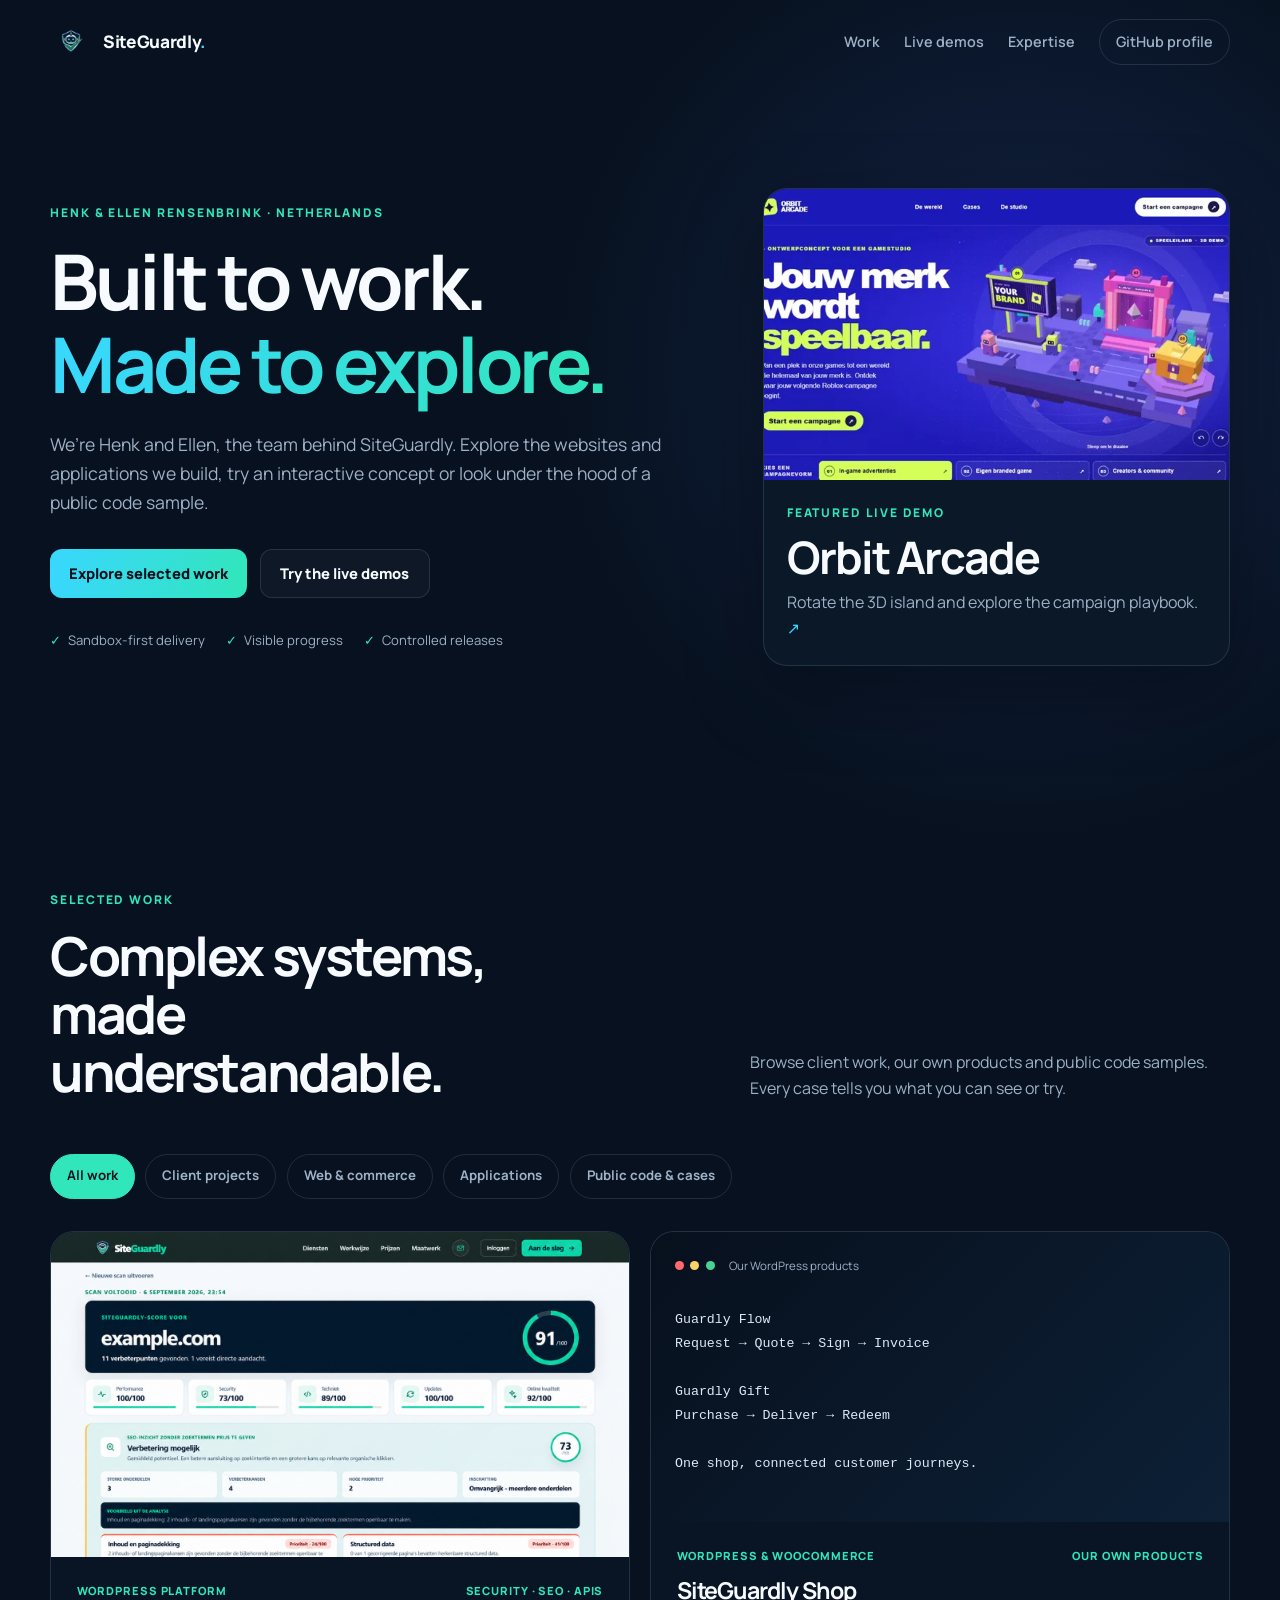
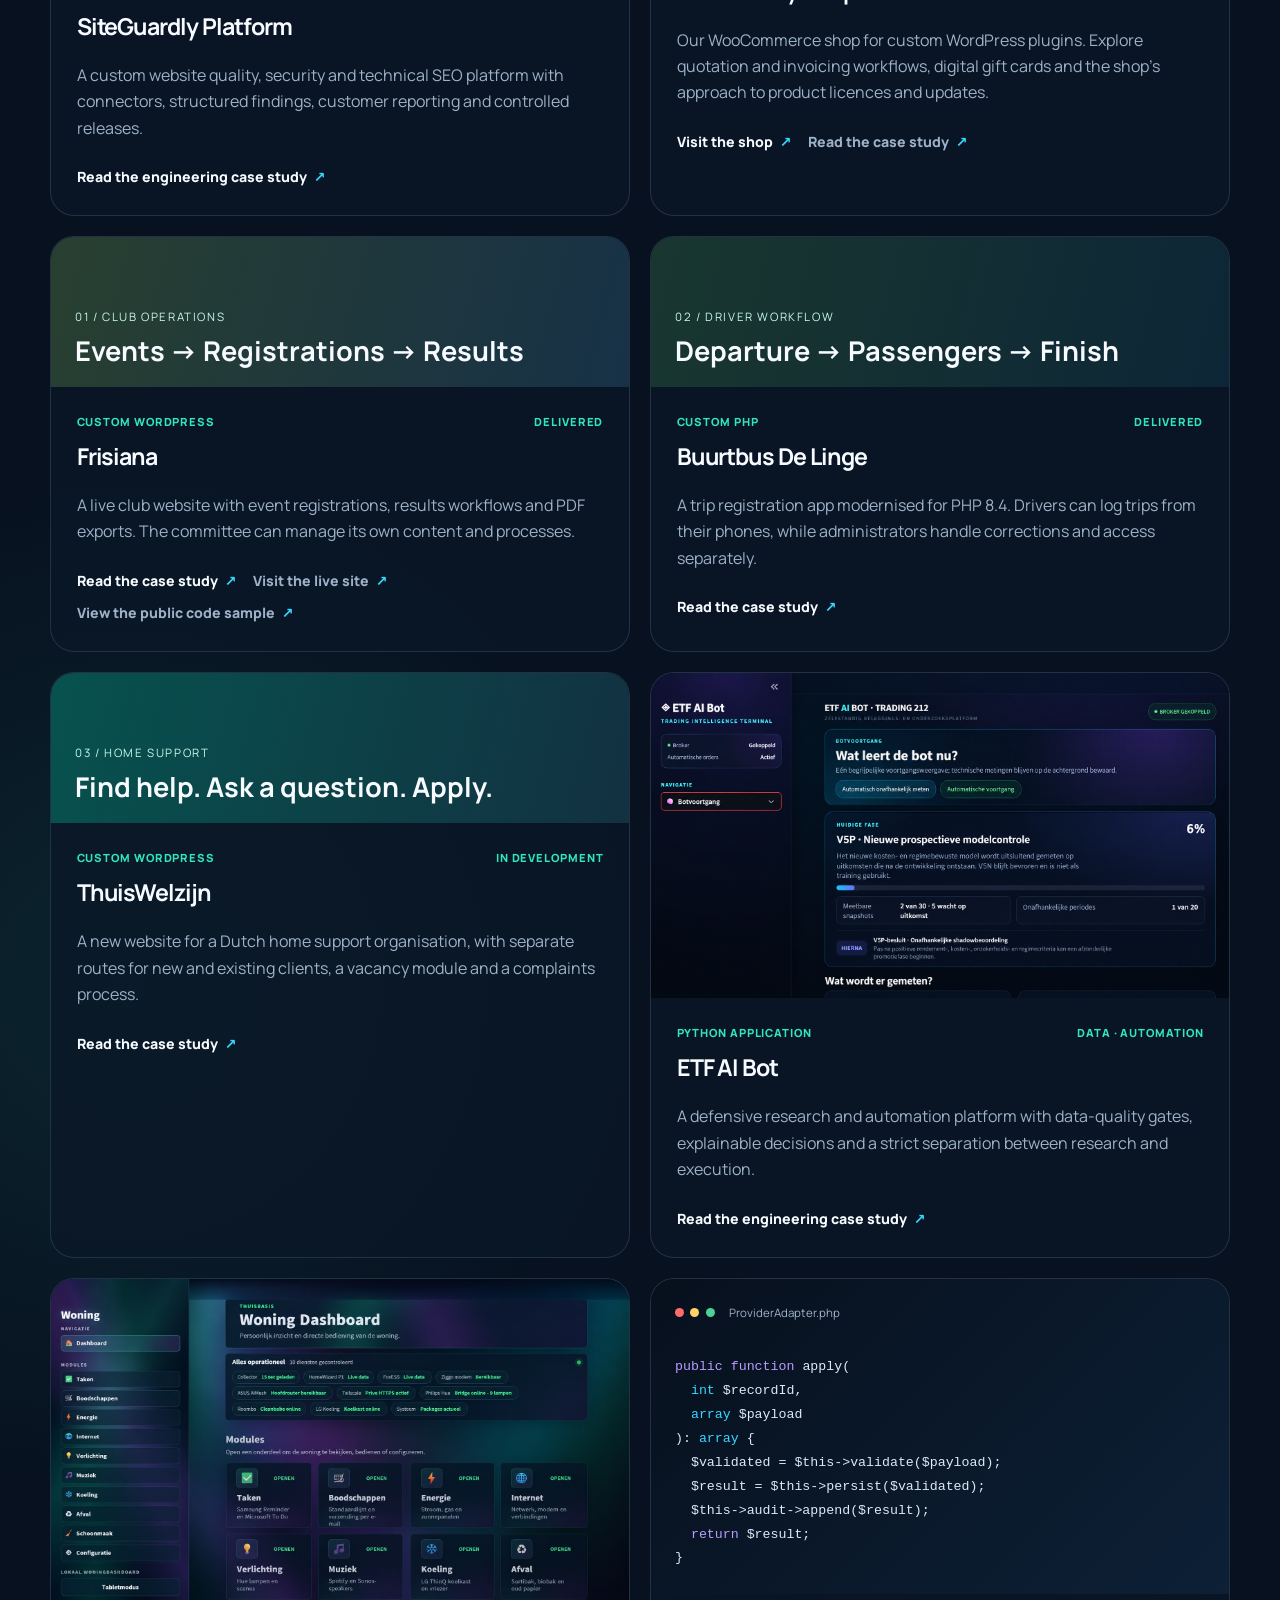
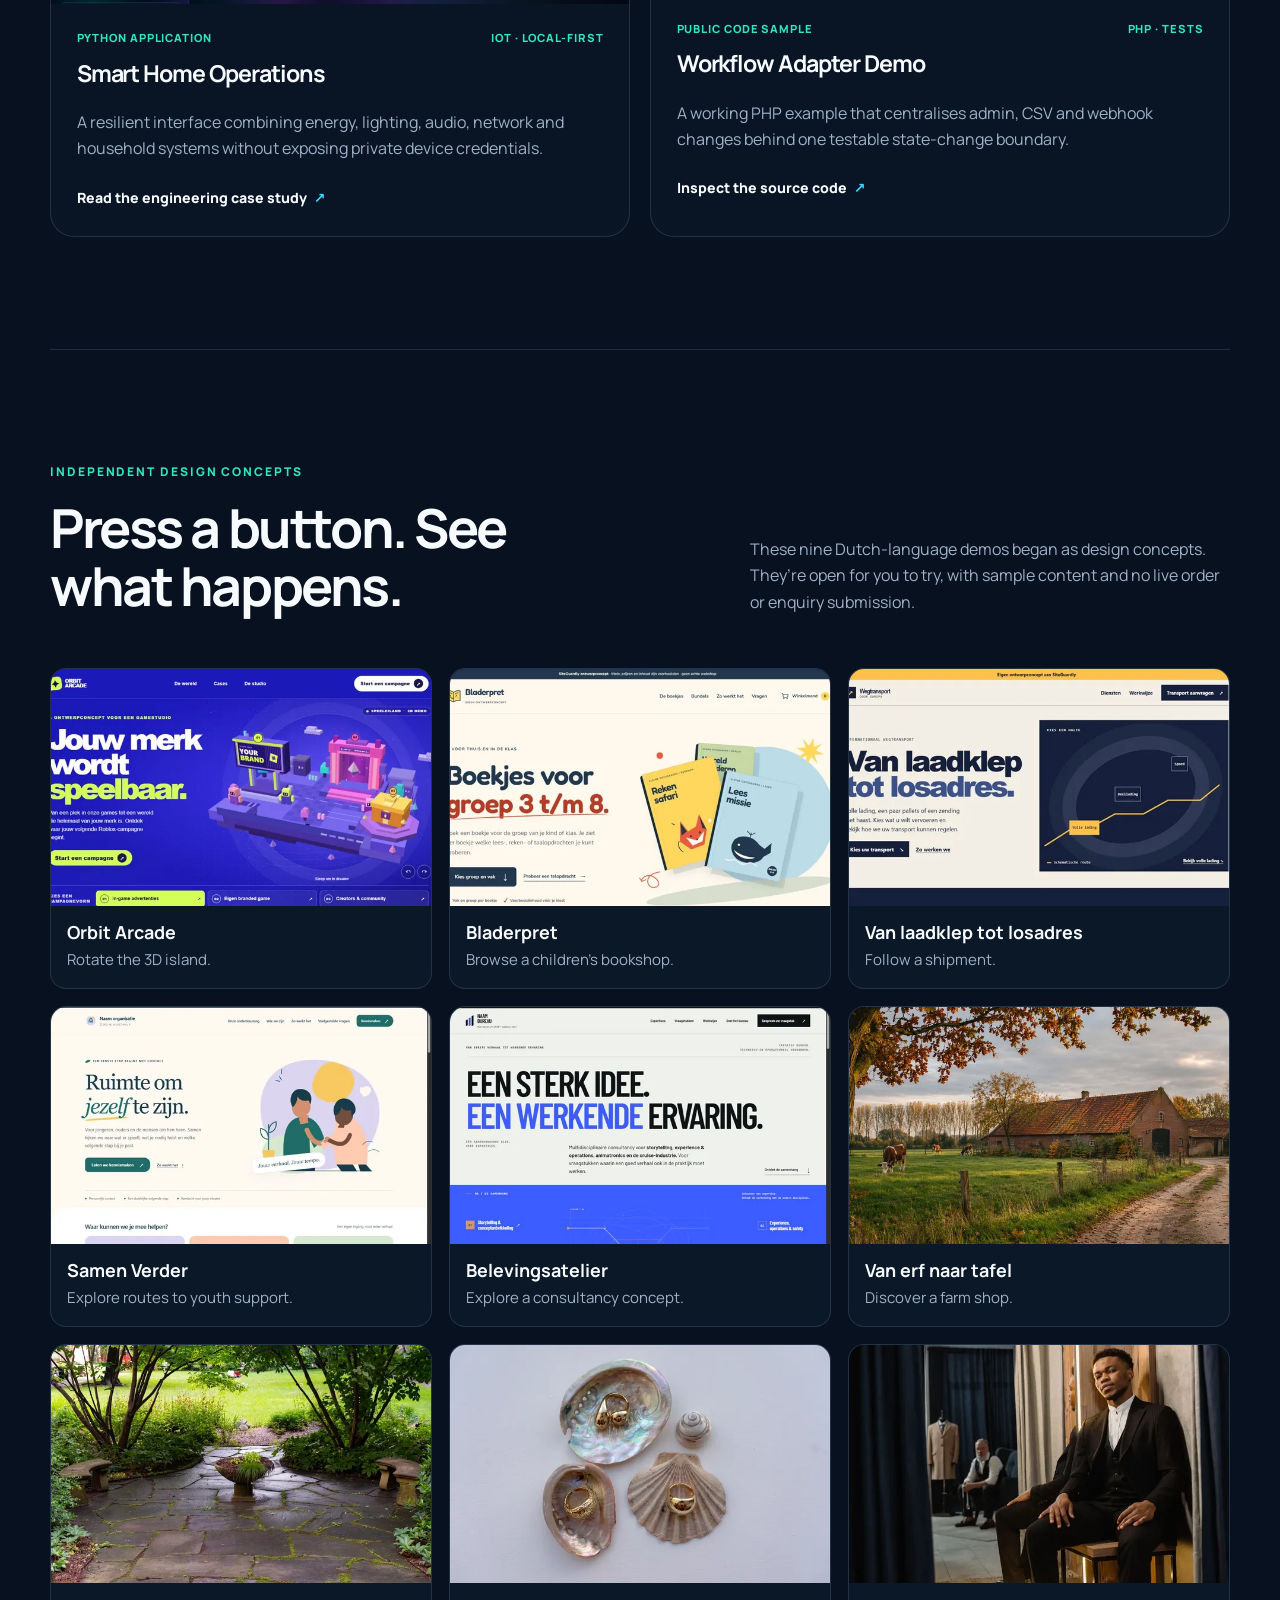
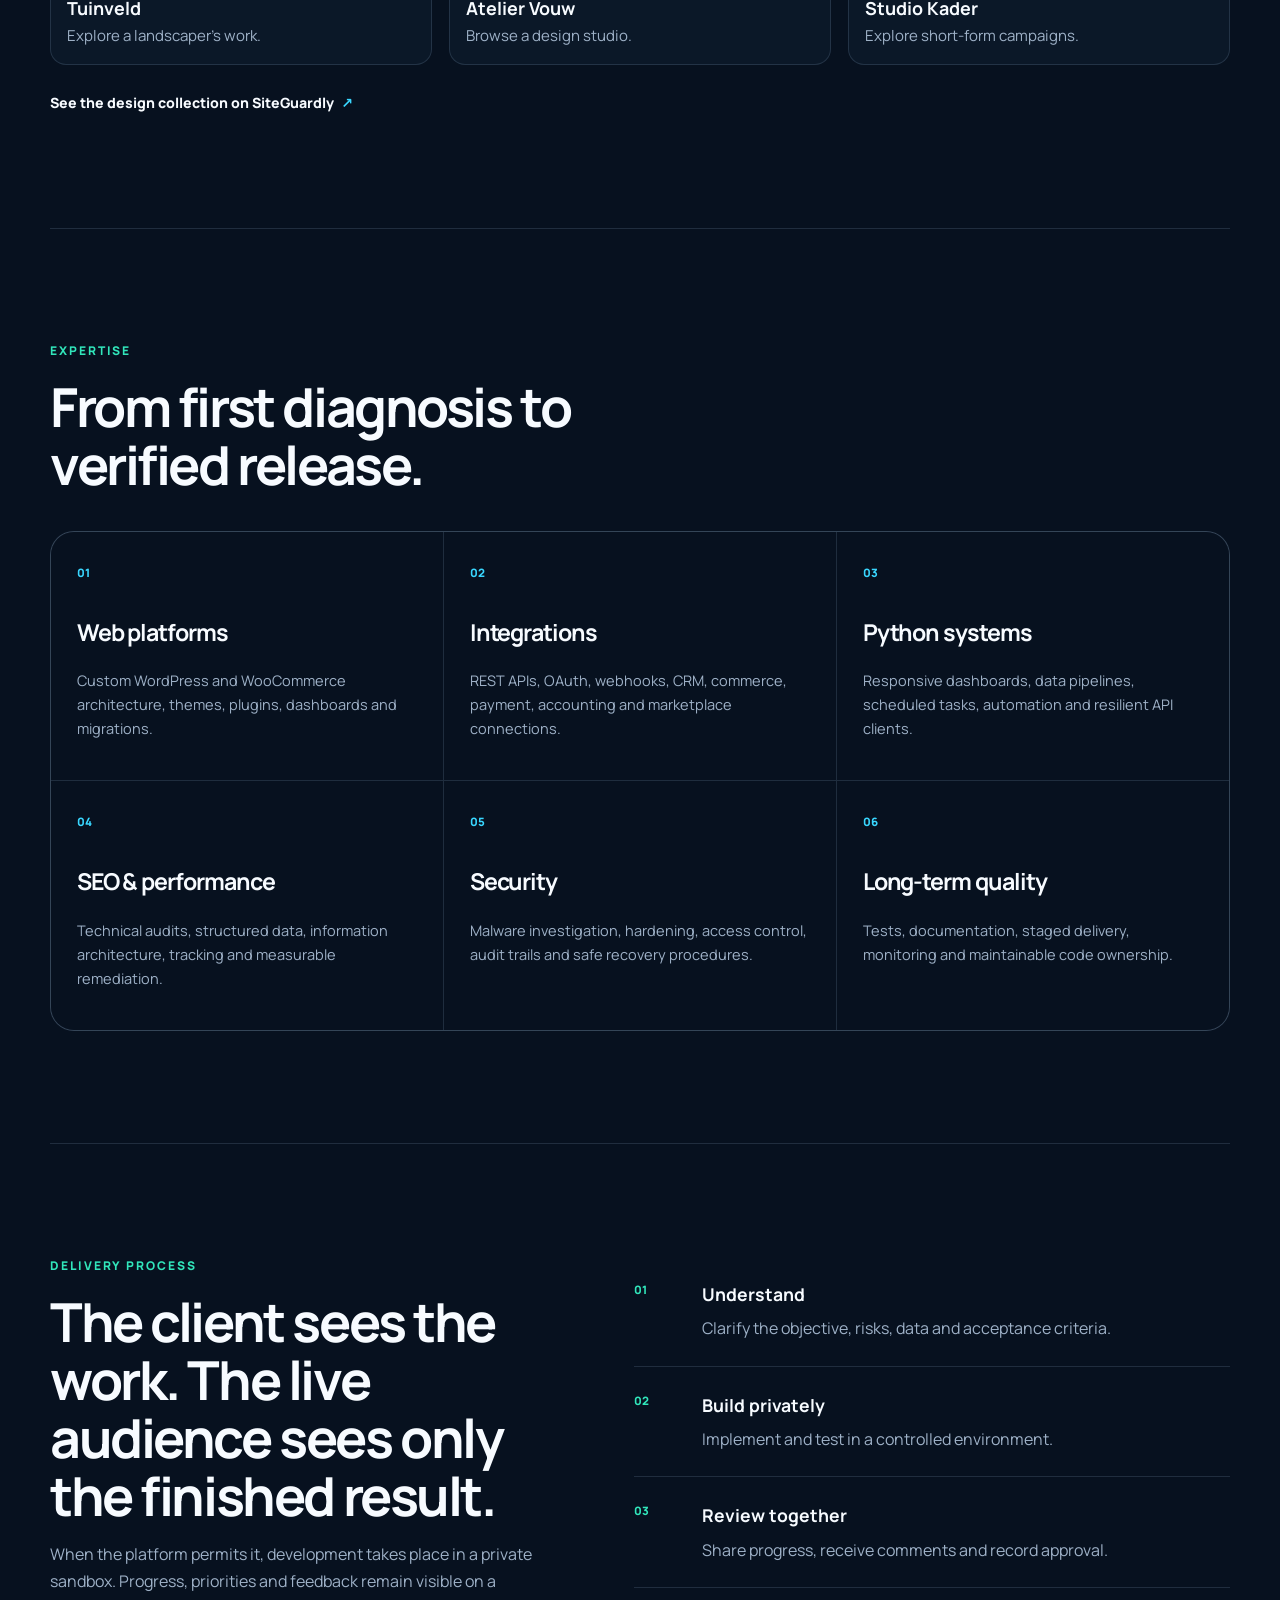
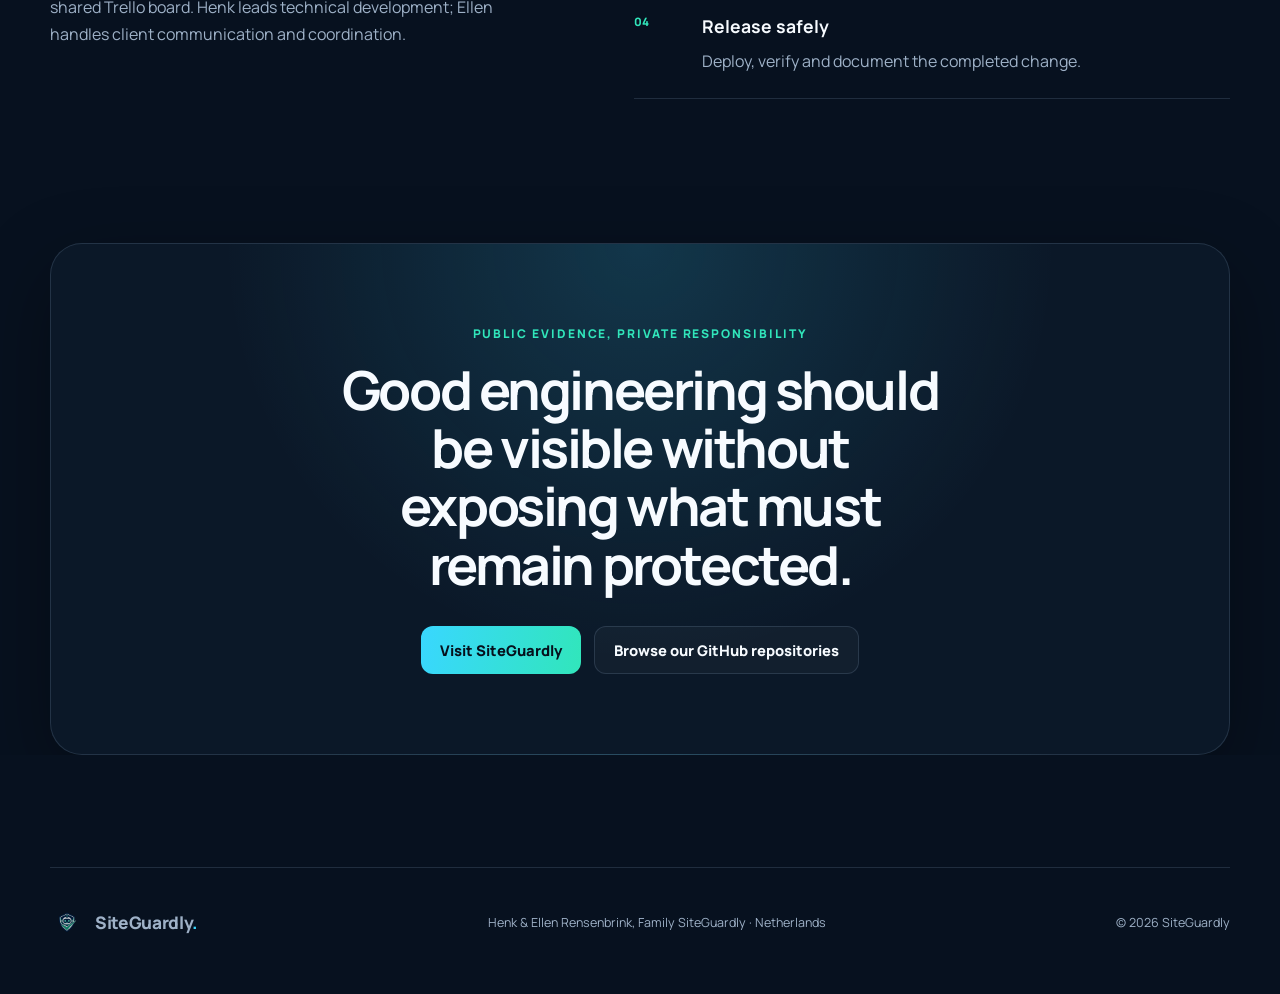
<file: index.html>
<!doctype html>
<html lang="en">
<head>
  <meta charset="utf-8">
  <meta name="viewport" content="width=device-width, initial-scale=1">
  <title>SiteGuardly Portfolio · Websites, Live Demos &amp; Engineering</title>
  <meta name="description" content="Explore the work of Henk and Ellen Rensenbrink at SiteGuardly: live websites, nine interactive design concepts and public engineering case studies.">
  <meta name="theme-color" content="#07111f">
  <meta property="og:title" content="SiteGuardly · Websites, Live Demos &amp; Engineering">
  <meta property="og:description" content="Explore delivered sites, try interactive website concepts and read our engineering case studies.">
  <meta property="og:type" content="website">
  <meta property="og:url" content="https://siteguardly.github.io/">
  <meta property="og:image" content="https://siteguardly.github.io/assets/social-preview.png">
  <link rel="canonical" href="https://siteguardly.github.io/">
  <link rel="icon" href="assets/siteguardly-mark.png">
  <link rel="preconnect" href="https://fonts.googleapis.com">
  <link rel="preconnect" href="https://fonts.gstatic.com" crossorigin>
  <link href="https://fonts.googleapis.com/css2?family=Manrope:wght@400;500;600;700;800&display=swap" rel="stylesheet">
  <link rel="stylesheet" href="styles.css">
</head>
<body>
  <a class="skip-link" href="#main">Skip to content</a>

  <header class="site-header">
    <a class="brand" href="#top" aria-label="SiteGuardly portfolio home">
      <img src="assets/siteguardly-mark.png" width="42" height="42" alt="">
      <span>SiteGuardly<span class="brand-dot">.</span></span>
    </a>
    <nav aria-label="Primary navigation">
      <a href="#work">Work</a>
      <a href="#demos">Live demos</a>
      <a href="#expertise">Expertise</a>
      <a class="nav-cta" href="https://github.com/SiteGuardly">GitHub profile</a>
    </nav>
  </header>

  <main id="main">
    <section class="hero" id="top">
      <div class="hero-copy">
        <p class="eyebrow">Henk &amp; Ellen Rensenbrink · Netherlands</p>
        <h1>Built to work. <span>Made to explore.</span></h1>
        <p class="hero-intro">We’re Henk and Ellen, the team behind SiteGuardly. Explore the websites and applications we build, try an interactive concept or look under the hood of a public code sample.</p>
        <div class="hero-actions">
          <a class="button primary" href="#work">Explore selected work</a>
          <a class="button secondary" href="#demos">Try the live demos</a>
        </div>
        <ul class="trust-list" aria-label="Working principles">
          <li>Sandbox-first delivery</li>
          <li>Visible progress</li>
          <li>Controlled releases</li>
        </ul>
      </div>
      <aside class="hero-preview" aria-label="Featured design demo">
        <a href="https://siteguardly.com/en/projects/orbit-arcade-interactieve-3d-demo/">
          <img src="assets/orbit-arcade.webp" width="640" height="400" alt="">
          <div class="hero-preview-copy"><p class="eyebrow">Featured live demo</p><h2>Orbit Arcade</h2><p>Rotate the 3D island and explore the campaign playbook. <span aria-hidden="true">↗</span></p></div>
        </a>
      </aside>
    </section>

    <section class="section" id="work">
      <div class="section-heading">
        <div>
          <p class="eyebrow">Selected work</p>
          <h2>Complex systems, made understandable.</h2>
        </div>
        <p>Browse client work, our own products and public code samples. Every case tells you what you can see or try.</p>
      </div>

      <div class="filters" role="group" aria-label="Filter projects" hidden>
        <button class="filter active" type="button" data-filter="all" aria-pressed="true">All work</button>
        <button class="filter" type="button" data-filter="client" aria-pressed="false">Client projects</button>
        <button class="filter" type="button" data-filter="web" aria-pressed="false">Web &amp; commerce</button>
        <button class="filter" type="button" data-filter="app" aria-pressed="false">Applications</button>
        <button class="filter" type="button" data-filter="code" aria-pressed="false">Public code &amp; cases</button>
      </div>
      <p class="sr-only" id="filter-status" role="status"></p>

      <div class="project-grid">
        <article class="project-card featured" data-categories="web code">
          <a class="project-image" href="https://github.com/SiteGuardly/siteguardly-platform-case-study" aria-label="View the SiteGuardly platform case study">
            <img src="assets/siteguardly-platform.png" alt="SiteGuardly website scan result interface" loading="lazy">
          </a>
          <div class="project-content">
            <div class="project-meta"><span>WordPress platform</span><span>Security · SEO · APIs</span></div>
            <h3>SiteGuardly Platform</h3>
            <p>A custom website quality, security and technical SEO platform with connectors, structured findings, customer reporting and controlled releases.</p>
            <a class="text-link" href="https://github.com/SiteGuardly/siteguardly-platform-case-study">Read the engineering case study <span>↗</span></a>
          </div>
        </article>


        <article class="project-card code-card" data-categories="web">
          <div class="code-window" aria-hidden="true"><div class="window-bar"><i></i><i></i><i></i><span>Our WordPress products</span></div><pre><code>Guardly Flow
Request → Quote → Sign → Invoice

Guardly Gift
Purchase → Deliver → Redeem

One shop, connected customer journeys.</code></pre></div>
          <div class="project-content"><div class="project-meta"><span>WordPress &amp; WooCommerce</span><span>Our own products</span></div><h3>SiteGuardly Shop</h3><p>Our WooCommerce shop for custom WordPress plugins. Explore quotation and invoicing workflows, digital gift cards and the shop’s approach to product licences and updates.</p><a class="text-link" href="https://shop.siteguardly.com/">Visit the shop <span>↗</span></a><a class="text-link link-alt" href="https://siteguardly.com/en/projects/siteguardly-shop/">Read the case study <span>↗</span></a></div>
        </article>
        <article class="project-card" data-categories="web client code">
          <div class="case-poster case-frisiana" aria-hidden="true"><span>01 / Club operations</span><strong>Events → Registrations → Results</strong></div>
          <div class="project-content"><div class="project-meta"><span>Custom WordPress</span><span>Delivered</span></div><h3>Frisiana</h3><p>A live club website with event registrations, results workflows and PDF exports. The committee can manage its own content and processes.</p><a class="text-link" href="https://siteguardly.com/en/projects/frisiana/">Read the case study <span>↗</span></a><a class="text-link link-alt" href="https://kringgroepfrisiana.nl/">Visit the live site <span>↗</span></a><a class="text-link link-alt" href="https://github.com/SiteGuardly/frisiana-club-work-in-progress">View the public code sample <span>↗</span></a></div>
        </article>

        <article class="project-card" data-categories="app client">
          <div class="case-poster case-linge" aria-hidden="true"><span>02 / Driver workflow</span><strong>Departure → Passengers → Finish</strong></div>
          <div class="project-content"><div class="project-meta"><span>Custom PHP</span><span>Delivered</span></div><h3>Buurtbus De Linge</h3><p>A trip registration app modernised for PHP 8.4. Drivers can log trips from their phones, while administrators handle corrections and access separately.</p><a class="text-link" href="https://siteguardly.com/en/projects/buurtbus-de-linge/">Read the case study <span>↗</span></a></div>
        </article>

        <article class="project-card" data-categories="web client">
          <div class="case-poster case-care" aria-hidden="true"><span>03 / Home support</span><strong>Find help. Ask a question. Apply.</strong></div>
          <div class="project-content"><div class="project-meta"><span>Custom WordPress</span><span>In development</span></div><h3>ThuisWelzijn</h3><p>A new website for a Dutch home support organisation, with separate routes for new and existing clients, a vacancy module and a complaints process.</p><a class="text-link" href="https://siteguardly.com/en/projects/thuiswelzijn/">Read the case study <span>↗</span></a></div>
        </article>

        <article class="project-card" data-categories="app code">
          <a class="project-image" href="https://github.com/SiteGuardly/etf-ai-bot-case-study" aria-label="View the ETF AI Bot case study">
            <img src="assets/etf-ai-bot.png" alt="ETF AI Bot research and automation dashboard" loading="lazy">
          </a>
          <div class="project-content">
            <div class="project-meta"><span>Python application</span><span>Data · Automation</span></div>
            <h3>ETF AI Bot</h3>
            <p>A defensive research and automation platform with data-quality gates, explainable decisions and a strict separation between research and execution.</p>
            <a class="text-link" href="https://github.com/SiteGuardly/etf-ai-bot-case-study">Read the engineering case study <span>↗</span></a>
          </div>
        </article>

        <article class="project-card" data-categories="app code">
          <a class="project-image" href="https://github.com/SiteGuardly/smart-home-dashboard-case-study" aria-label="View the smart home dashboard case study">
            <img src="assets/smart-home-dashboard.png" alt="Smart home operations dashboard" loading="lazy">
          </a>
          <div class="project-content">
            <div class="project-meta"><span>Python application</span><span>IoT · Local-first</span></div>
            <h3>Smart Home Operations</h3>
            <p>A resilient interface combining energy, lighting, audio, network and household systems without exposing private device credentials.</p>
            <a class="text-link" href="https://github.com/SiteGuardly/smart-home-dashboard-case-study">Read the engineering case study <span>↗</span></a>
          </div>
        </article>

        <article class="project-card code-card" data-categories="web code">
          <div class="code-window" aria-hidden="true">
            <div class="window-bar"><i></i><i></i><i></i><span>ProviderAdapter.php</span></div>
            <pre><code><span class="purple">public function</span> apply(
  <span class="blue">int</span> $recordId,
  <span class="blue">array</span> $payload
): <span class="blue">array</span> {
  $validated = $this->validate($payload);
  $result = $this->persist($validated);
  $this->audit->append($result);
  <span class="purple">return</span> $result;
}</code></pre>
          </div>
          <div class="project-content">
            <div class="project-meta"><span>Public code sample</span><span>PHP · Tests</span></div>
            <h3>Workflow Adapter Demo</h3>
            <p>A working PHP example that centralises admin, CSV and webhook changes behind one testable state-change boundary.</p>
            <a class="text-link" href="https://github.com/SiteGuardly/wordpress-workflow-adapter-demo">Inspect the source code <span>↗</span></a>
          </div>
        </article>
      </div>
    </section>

    <section class="section demo-section" id="demos">
      <div class="section-heading">
        <div><p class="eyebrow">Independent design concepts</p><h2>Press a button. See what happens.</h2></div>
        <p>These nine Dutch-language demos began as design concepts. They’re open for you to try, with sample content and no live order or enquiry submission.</p>
      </div>
      <div class="demo-grid">
        <a href="https://siteguardly.com/en/projects/orbit-arcade-interactieve-3d-demo/"><img src="assets/orbit-arcade.webp" width="640" height="400" alt="" loading="lazy"><strong>Orbit Arcade</strong><span>Rotate the 3D island.</span></a>
        <a href="https://siteguardly.com/ontwerpconcepten/public-demos/kinderboekjes/"><img src="assets/kinderboekjes.webp" width="640" height="400" alt="" loading="lazy"><strong>Bladerpret</strong><span>Browse a children’s bookshop.</span></a>
        <a href="https://siteguardly.com/ontwerpconcepten/public-demos/transport/"><img src="assets/transport.webp" width="640" height="400" alt="" loading="lazy"><strong>Van laadklep tot losadres</strong><span>Follow a shipment.</span></a>
        <a href="https://siteguardly.com/ontwerpconcepten/public-demos/jeugdhulp/"><img src="assets/jeugdhulp.webp" width="640" height="400" alt="" loading="lazy"><strong>Samen Verder</strong><span>Explore routes to youth support.</span></a>
        <a href="https://siteguardly.com/ontwerpconcepten/public-demos/consultancy/"><img src="assets/consultancy.webp" width="640" height="400" alt="" loading="lazy"><strong>Belevingsatelier</strong><span>Explore a consultancy concept.</span></a>
        <a href="https://siteguardly.com/ontwerpconcepten/public-demos/boerderij/"><img src="assets/boerderij.webp" width="640" height="400" alt="" loading="lazy"><strong>Van erf naar tafel</strong><span>Discover a farm shop.</span></a>
        <a href="https://siteguardly.com/ontwerpconcepten/public-demos/tuinveld/"><img src="assets/tuinveld.webp" width="640" height="400" alt="" loading="lazy"><strong>Tuinveld</strong><span>Explore a landscaper’s work.</span></a>
        <a href="https://siteguardly.com/ontwerpconcepten/public-demos/atelier-vouw/"><img src="assets/atelier-vouw.webp" width="640" height="400" alt="" loading="lazy"><strong>Atelier Vouw</strong><span>Browse a design studio.</span></a>
        <a href="https://siteguardly.com/ontwerpconcepten/public-demos/short-form/"><img src="assets/short-form.webp" width="640" height="400" alt="" loading="lazy"><strong>Studio Kader</strong><span>Explore short-form campaigns.</span></a>
      </div>
      <a class="text-link demo-more" href="https://siteguardly.com/en/projects/eigen-ontwerpconcepten/">See the design collection on SiteGuardly <span>↗</span></a>
    </section>

    <section class="section expertise" id="expertise">
      <div class="section-heading compact">
        <div>
          <p class="eyebrow">Expertise</p>
          <h2>From first diagnosis to verified release.</h2>
        </div>
      </div>
      <div class="expertise-grid">
        <article><span>01</span><h3>Web platforms</h3><p>Custom WordPress and WooCommerce architecture, themes, plugins, dashboards and migrations.</p></article>
        <article><span>02</span><h3>Integrations</h3><p>REST APIs, OAuth, webhooks, CRM, commerce, payment, accounting and marketplace connections.</p></article>
        <article><span>03</span><h3>Python systems</h3><p>Responsive dashboards, data pipelines, scheduled tasks, automation and resilient API clients.</p></article>
        <article><span>04</span><h3>SEO & performance</h3><p>Technical audits, structured data, information architecture, tracking and measurable remediation.</p></article>
        <article><span>05</span><h3>Security</h3><p>Malware investigation, hardening, access control, audit trails and safe recovery procedures.</p></article>
        <article><span>06</span><h3>Long-term quality</h3><p>Tests, documentation, staged delivery, monitoring and maintainable code ownership.</p></article>
      </div>
    </section>

    <section class="section process" id="process">
      <div class="process-intro">
        <p class="eyebrow">Delivery process</p>
        <h2>The client sees the work. The live audience sees only the finished result.</h2>
        <p>When the platform permits it, development takes place in a private sandbox. Progress, priorities and feedback remain visible on a shared Trello board. Henk leads technical development; Ellen handles client communication and coordination.</p>
      </div>
      <ol class="process-steps">
        <li><span>01</span><div><strong>Understand</strong><p>Clarify the objective, risks, data and acceptance criteria.</p></div></li>
        <li><span>02</span><div><strong>Build privately</strong><p>Implement and test in a controlled environment.</p></div></li>
        <li><span>03</span><div><strong>Review together</strong><p>Share progress, receive comments and record approval.</p></div></li>
        <li><span>04</span><div><strong>Release safely</strong><p>Deploy, verify and document the completed change.</p></div></li>
      </ol>
    </section>

    <section class="closing">
      <p class="eyebrow">Public evidence, private responsibility</p>
      <h2>Good engineering should be visible without exposing what must remain protected.</h2>
      <div class="hero-actions">
        <a class="button primary" href="https://siteguardly.com/en/">Visit SiteGuardly</a>
        <a class="button secondary" href="https://github.com/SiteGuardly">Browse our GitHub repositories</a>
      </div>
    </section>
  </main>

  <footer>
    <a class="brand" href="#top"><img src="assets/siteguardly-mark.png" width="34" height="34" alt=""><span>SiteGuardly<span class="brand-dot">.</span></span></a>
    <p>Henk &amp; Ellen Rensenbrink, Family SiteGuardly · Netherlands</p>
    <p>© <span id="year">2026</span> SiteGuardly</p>
  </footer>

  <script src="script.js"></script>
</body>
</html>
</file>
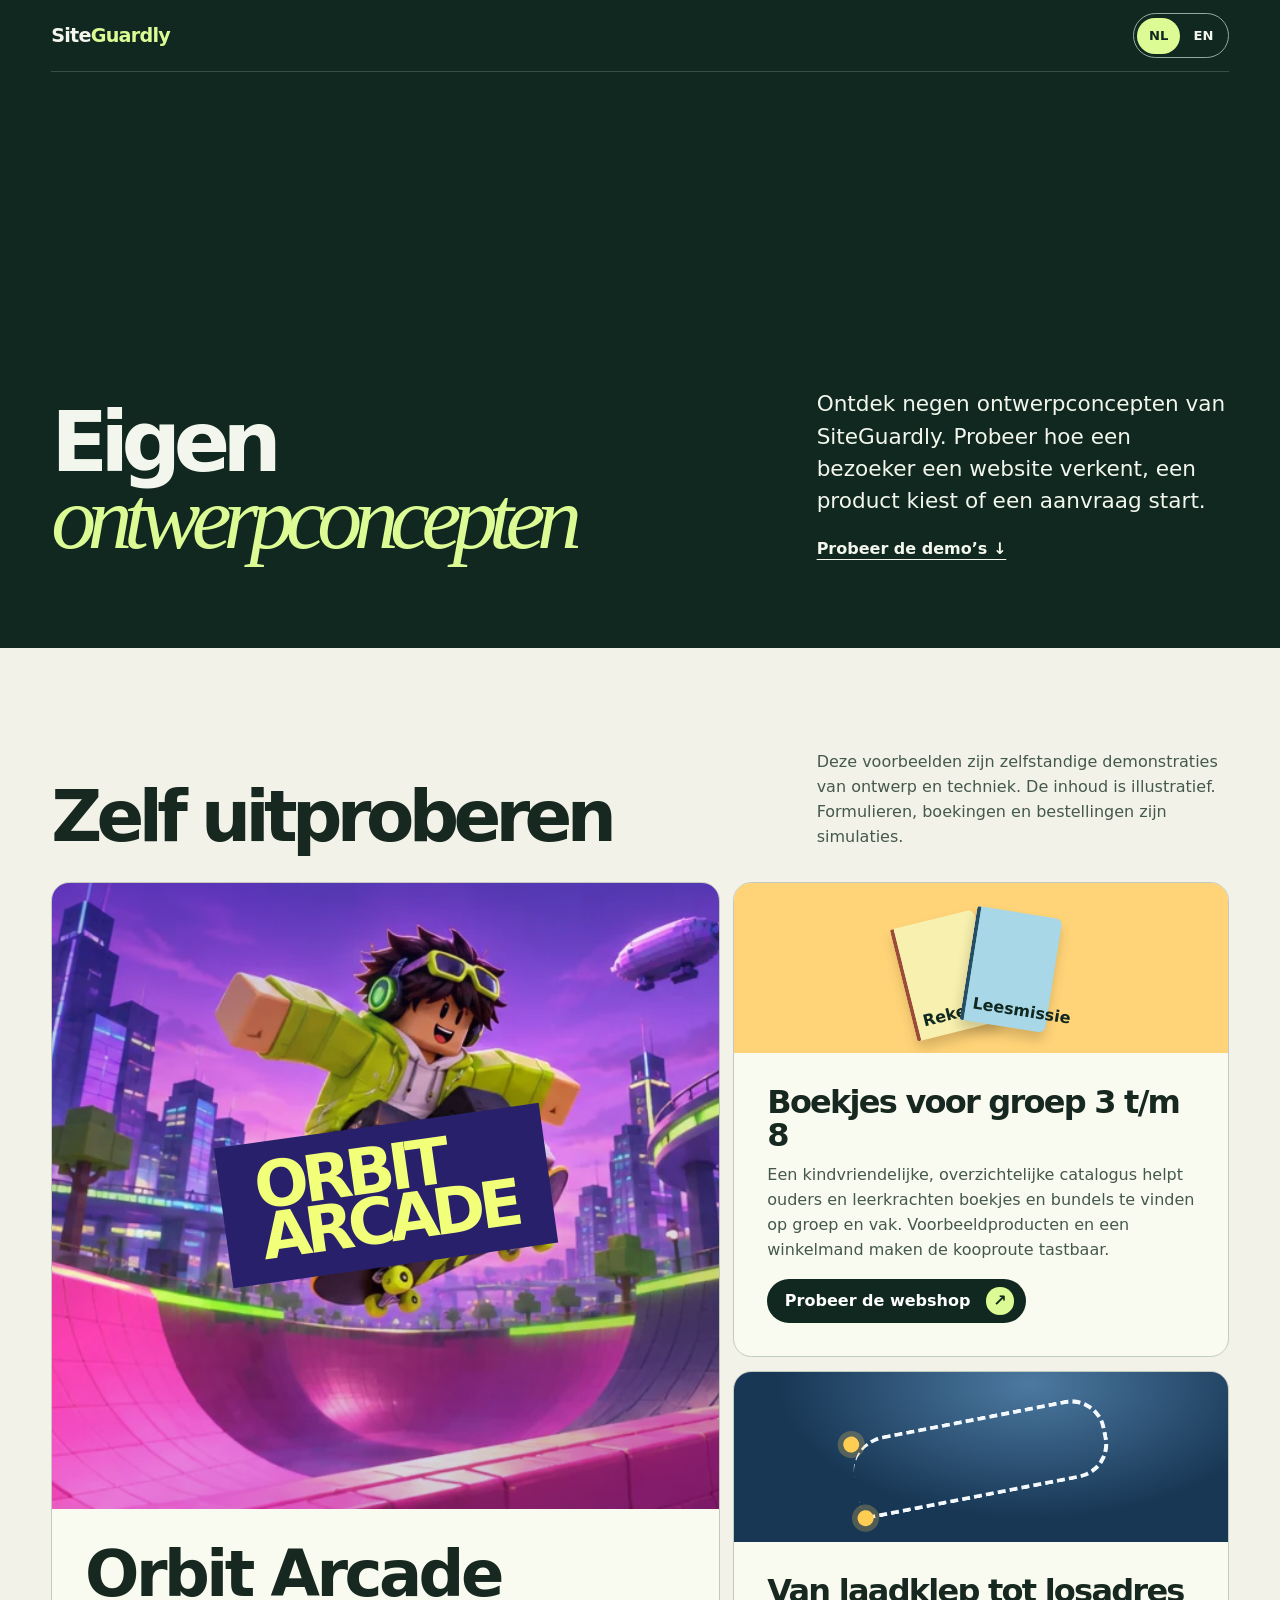
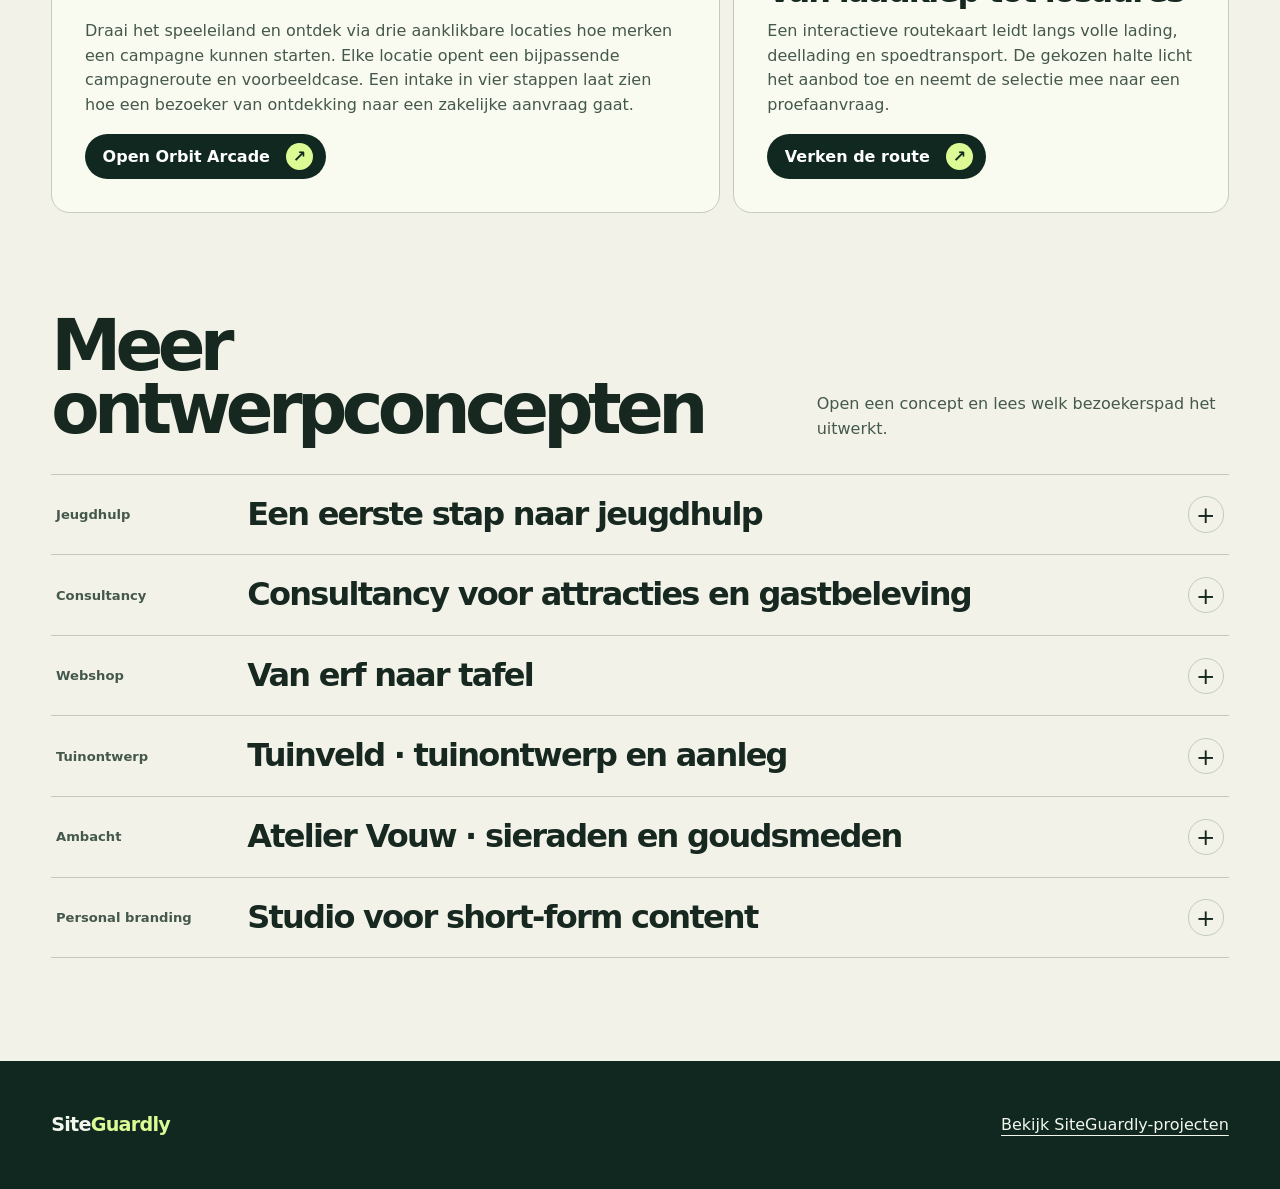
<file: ontwerpconcepten/collection/index.html>
<!doctype html>
<html lang="nl">
<head>
  <meta charset="utf-8">
  <meta name="viewport" content="width=device-width, initial-scale=1">
  <meta name="theme-color" content="#102820">
  <meta name="description" content="Probeer onafhankelijke websiteconcepten van SiteGuardly, van een draaibaar 3D-speeleiland tot een educatieve webshop en een interactieve transportroute.">
  <title>Eigen ontwerpconcepten | SiteGuardly</title>
  <style>
    :root {
      color-scheme: light;
      --forest: #102820;
      --pine: #1d4738;
      --paper: #f2f2e8;
      --green: #dcfb94;
      --ink: #172820;
      --line: #c2cabe;
      --muted: #45584c;
      --gutter: clamp(1.15rem, 4vw, 4rem);
      font-family: system-ui, sans-serif;
    }
    * { box-sizing: border-box; }
    body { margin: 0; background: var(--paper); color: var(--ink); }
    a { color: inherit; }
    :focus-visible { outline: 3px solid #07765e; outline-offset: 5px; }
    .on-dark :focus-visible { outline-color: var(--green); }
    .skip { position: absolute; top: 0; padding: .65rem 1rem; background: var(--green); color: var(--forest); transform: translateY(-110%); z-index: 3; }
    .skip:focus { transform: translateY(0); }
    .width { width: min(84rem, calc(100% - var(--gutter) * 2)); margin-inline: auto; }
    header, .hero, footer { background: var(--forest); color: #f2f6ed; }
    nav { display: flex; align-items: center; justify-content: space-between; min-height: 4.5rem; gap: 1rem; border-bottom: 1px solid #6c887f66; }
    .brand { font-weight: 770; letter-spacing: -.04em; font-size: 1.2rem; text-decoration: none; }
    .brand span { color: var(--green); }
    .languages { display: flex; gap: .15rem; border: 1px solid #92a99d; border-radius: 99rem; padding: .2rem; }
    .languages a { border-radius: 99rem; display: grid; place-items: center; min-width: 2.65rem; min-height: 2.25rem; text-decoration: none; font-size: .82rem; font-weight: 750; }
    .languages [aria-current="true"] { background: var(--green); color: var(--forest); }
    .hero .width { min-height: clamp(21rem, 45vw, 36rem); display: grid; grid-template-columns: 1fr minmax(15rem, 35%); align-items: end; gap: 2rem; padding-block: clamp(3rem, 9vw, 8rem) clamp(3.5rem, 7vw, 6rem); }
    h1, h2, h3, p { margin: 0; }
    h1 { font-size: clamp(2.5rem, 6.5vw, 6.8rem); line-height: .82; letter-spacing: -.09em; font-weight: 760; }
    h1 em { display: block; }
    h1 em { color: var(--green); font: italic 400 1.08em/.9 Georgia, serif; letter-spacing: -.095em; }
    .hero p { max-width: 32ch; font-size: clamp(1.05rem, 1.82vw, 1.35rem); line-height: 1.5; }
    .hero-copy { display: grid; align-content: end; gap: 1.35rem; }
    .jump { font-weight: 700; text-underline-offset: .3em; width: fit-content; }
    .section { padding-block: clamp(3.8rem, 8vw, 7.5rem); }
    .section-top { display: grid; grid-template-columns: 1fr minmax(15rem, 35%); align-items: end; gap: 2rem; margin-bottom: 2rem; }
    h2 { font-size: clamp(2.25rem, 5.5vw, 4.75rem); line-height: .9; letter-spacing: -.08em; font-weight: 740; }
    .section-top p, .card p, .text p { line-height: 1.55; color: var(--muted); }
    .featured { display: grid; grid-template-columns: 1.35fr 1fr; gap: .85rem; }
    .card { display: flex; flex-direction: column; border-radius: 1.15rem; overflow: hidden; border: 1px solid var(--line); background: #f9faf0; }
    .card.orbit { grid-row: span 2; }
    .art { min-height: 10.65rem; display: grid; place-items: center; position: relative; isolation: isolate; overflow: hidden; }
    .art-orbit { position: relative; background: #3021af url("./orbit-skate.webp") center/cover; flex: 1 1 auto; min-height: 21rem; }
    .art-orbit::before { content: ""; position: absolute; inset: 0; background: linear-gradient(150deg, #2a1d9f55, transparent 46%, #16014c44); z-index: -1; }
    .art-orbit strong { color: #f2ff79; background: #28206a; padding: .3em .55em; font-size: clamp(1.8rem, 5vw, 5rem); line-height: .8; letter-spacing: -.09em; transform: rotate(-8deg); font-weight: 900; }
    .art-books { background: #ffd478; }
    .book { position: absolute; left: 50%; top: 17%; width: 5.4rem; height: 7.2rem; display: grid; align-content: end; padding: .55rem .4rem; color: #102820; font-weight: 800; background: #a8d8e8; border-left: .3rem solid #244e66; border-radius: .15rem .4rem .4rem .15rem; box-shadow: 0 .5rem .7rem #29150230; transform: translateX(-15%) rotate(9deg); }
    .book:first-child { background: #f7f0ae; border-color: #9a4b39; transform: translateX(-91%) translateY(5%) rotate(-14deg); }
    .art-transport { background: radial-gradient(ellipse at 60% 7%, #4c79a1, transparent 60%), #183755; }
    .route { width: min(56%, 16rem); height: 5rem; border-top: 4px dashed #f4f9fd; border-right: 4px dashed #f4f9fd; border-bottom: 4px dashed #f4f9fd; border-radius: 2.2rem 2.2rem 2.2rem 0; transform: rotate(-11deg); }
    .route::before, .route::after { content: ""; width: 1rem; aspect-ratio: 1; background: #ffcc54; border-radius: 50%; position: absolute; left: -.3rem; top: -.55rem; box-shadow: 0 0 0 .35rem #ffcc543f; }
    .route::after { top: auto; bottom: -.6rem; }
    .card .body { display: grid; gap: .65rem; padding: clamp(1.1rem, 3vw, 2.05rem); }
    .card h3, summary strong { font-size: clamp(1.25rem, 3vw, 2rem); line-height: 1.05; letter-spacing: -.055em; }
    .card.orbit h3 { font-size: clamp(2rem, 5vw, 4rem); }
    .launch { margin-top: .35rem; border-radius: 4rem; display: inline-flex; gap: 1rem; align-items: center; width: fit-content; min-height: 2.8rem; padding: .45rem .8rem .45rem 1.1rem; background: var(--forest); color: #fff; font-weight: 720; text-decoration: none; }
    .launch:hover { background: var(--pine); }
    .launch span:last-child { border-radius: 50%; color: var(--forest); background: var(--green); width: 1.7rem; height: 1.7rem; display: grid; place-items: center; }
    .index { padding-top: 0; }
    .shelf { border-top: 1px solid var(--line); display: grid; }
    details { border-bottom: 1px solid var(--line); }
    summary { display: grid; grid-template-columns: minmax(6rem, 15%) 1fr auto; gap: 1rem; align-items: center; cursor: pointer; padding: 1.35rem .3rem; list-style: none; }
    summary::-webkit-details-marker { display: none; }
    summary > span:first-child { font-size: .82rem; font-weight: 680; color: var(--muted); }
    summary::after { content: "+"; border: 1px solid var(--line); display: grid; place-items: center; border-radius: 50%; width: 2.15rem; height: 2.15rem; font-size: 1.45rem; }
    details[open] summary::after { content: "−"; }
    summary:hover { background: #e8eddf; }
    .text { max-width: 58ch; margin: 0 .5rem 1.4rem max(6.5rem, 16%); }
    footer .width { min-height: 8rem; display: flex; flex-wrap: wrap; justify-content: space-between; align-items: center; gap: 1rem; padding-block: 1.35rem; }
    footer a { text-underline-offset: .3em; }
    @media (max-width: 700px) {
      .hero .width, .section-top, .featured { grid-template-columns: 1fr; gap: 1.2rem; }
      .hero .width { min-height: 0; }
      h1 { font-size: clamp(1.8rem, 9.3vw, 4.05rem); }
      .hero-copy { gap: .9rem; }
      .card.orbit { grid-row: auto; }
      .art-orbit { min-height: 16rem; }
      summary { grid-template-columns: 1fr auto; gap: .25rem .7rem; }
      summary > span:first-child { grid-column: 1; grid-row: 1; }
      summary strong { grid-column: 1; grid-row: 2; }
      summary::after { grid-column: 2; grid-row: span 2; }
      .text { margin-left: .3rem; }
    }
  </style>
</head>
<body>
  <a class="skip" href="#main" data-en="Skip to content">Direct naar inhoud</a>
  <header class="on-dark">
    <nav class="width" aria-label="SiteGuardly">
      <a class="brand" href="https://siteguardly.com/projecten/">Site<span>Guardly</span></a>
      <div class="languages" aria-label="Language">
        <a href="?lang=nl" lang="nl" hreflang="nl" aria-label="Nederlands" aria-current="true">NL</a>
        <a href="?lang=en" lang="en" hreflang="en" aria-label="English">EN</a>
      </div>
    </nav>
  </header>
  <main id="main">
    <section class="hero on-dark">
      <div class="width">
        <h1><span data-en="Independent">Eigen</span> <em data-en="design concepts">ontwerpconcepten</em></h1>
        <div class="hero-copy">
          <p data-en="Explore nine SiteGuardly concepts. Try how a visitor discovers a website, chooses a product or starts an enquiry.">Ontdek negen ontwerpconcepten van SiteGuardly. Probeer hoe een bezoeker een website verkent, een product kiest of een aanvraag start.</p>
          <a class="jump" href="#demos" data-en="Try the demos ↓">Probeer de demo’s ↓</a>
        </div>
      </div>
    </section>
    <section id="demos" class="section width">
      <div class="section-top">
        <h2 data-en="Try the experience">Zelf uitproberen</h2>
        <p data-en="These are independent design demonstrations. The content is illustrative, and forms, bookings and purchases are simulated.">Deze voorbeelden zijn zelfstandige demonstraties van ontwerp en techniek. De inhoud is illustratief. Formulieren, boekingen en bestellingen zijn simulaties.</p>
      </div>
      <div class="featured">
        <article class="card orbit">
          <div class="art art-orbit" aria-hidden="true"><strong>ORBIT<br>ARCADE</strong></div>
          <div class="body">
            <h3>Orbit Arcade</h3>
            <p data-en="Rotate the floating island and use three clickable locations to explore how brands might start a campaign. Each location opens a route and an example case. A four-step form takes visitors from exploration to an enquiry.">Draai het speeleiland en ontdek via drie aanklikbare locaties hoe merken een campagne kunnen starten. Elke locatie opent een bijpassende campagneroute en voorbeeldcase. Een intake in vier stappen laat zien hoe een bezoeker van ontdekking naar een zakelijke aanvraag gaat.</p>
            <a class="launch" href="../public-demos/orbit-arcade/"><span data-en="Open Orbit Arcade">Open Orbit Arcade</span><span aria-hidden="true">↗</span></a>
          </div>
        </article>
        <article class="card">
          <div class="art art-books" aria-hidden="true"><span class="book" data-en="Maths safari">Rekensafari</span><span class="book" data-en="Reading mission">Leesmissie</span></div>
          <div class="body">
            <h3 data-en="Books for young learners">Boekjes voor groep 3 t/m 8</h3>
            <p data-en="A friendly catalogue lets parents and teachers find books and bundles by age group and subject. Try selecting example products and filling a basket.">Een kindvriendelijke, overzichtelijke catalogus helpt ouders en leerkrachten boekjes en bundels te vinden op groep en vak. Voorbeeldproducten en een winkelmand maken de kooproute tastbaar.</p>
            <a class="launch" href="../public-demos/kinderboekjes/"><span data-en="Try the shop">Probeer de webshop</span><span aria-hidden="true">↗</span></a>
          </div>
        </article>
        <article class="card">
          <div class="art art-transport" aria-hidden="true"><span class="route"></span></div>
          <div class="body">
            <h3 data-en="From loading to delivery">Van laadklep tot losadres</h3>
            <p data-en="An interactive map takes visitors through full loads, part loads and urgent transport. Each stop explains the service and carries the choice into a sample enquiry.">Een interactieve routekaart leidt langs volle lading, deellading en spoedtransport. De gekozen halte licht het aanbod toe en neemt de selectie mee naar een proefaanvraag.</p>
            <a class="launch" href="../public-demos/transport/"><span data-en="Explore the route">Verken de route</span><span aria-hidden="true">↗</span></a>
          </div>
        </article>
      </div>
    </section>
    <section class="section index width">
      <div class="section-top">
        <h2 data-en="Explore the other concepts">Meer ontwerpconcepten</h2>
        <p data-en="Select a concept to read about the visitor journey it explores.">Open een concept en lees welk bezoekerspad het uitwerkt.</p>
      </div>
      <div class="shelf">
        <details>
          <summary><span data-en="Youth support">Jeugdhulp</span><strong data-en="A first step towards youth support">Een eerste stap naar jeugdhulp</strong></summary>
          <div class="text"><p data-en="An inviting website with illustrated routes for young people, parents and referrers. Plain language, large buttons and a clear explanation help visitors prepare for a first meeting.">Een uitnodigende website met geïllustreerde routes voor jongeren, ouders en verwijzers. Heldere taal, grote knoppen en een overzichtelijke uitleg helpen bezoekers om een eerste gesprek voor te bereiden.</p><a class="launch" href="../public-demos/jeugdhulp/"><span data-en="Explore the routes">Bekijk de routes</span><span aria-hidden="true">↗</span></a></div>
        </details>
        <details>
          <summary><span>Consultancy</span><strong data-en="Attractions and guest experience">Consultancy voor attracties en gastbeleving</strong></summary>
          <div class="text"><p data-en="An interactive expertise map and challenge navigator show how storytelling, design, technology and operations fit together. Visitors start with their own question to discover relevant expertise.">Een interactieve expertisekaart en een vraagstuknavigator maken zichtbaar hoe verhaal, ontwerp, techniek en operatie samenkomen. De bezoeker begint bij een eigen vraag en vindt van daaruit passende expertise.</p><a class="launch" href="../public-demos/consultancy/"><span data-en="Try the challenge navigator">Probeer de vraagstuknavigator</span><span aria-hidden="true">↗</span></a></div>
        </details>
        <details>
          <summary><span data-en="E-commerce">Webshop</span><strong data-en="From farm to table">Van erf naar tafel</strong></summary>
          <div class="text"><p data-en="Two routes bring together the farm’s story and a practical way to shop. Visitors can browse sample items, fill a basket and try the checkout flow.">Twee ingangen brengen het verhaal achter de boerderij en een praktische winkelroute samen. Bezoekers kunnen voorbeeldproducten bekijken, een winkelmand vullen en het proefbestelproces uitproberen.</p><a class="launch" href="../public-demos/boerderij/"><span data-en="Open the farm shop">Open de boerderijwinkel</span><span aria-hidden="true">↗</span></a></div>
        </details>
        <details>
          <summary><span data-en="Landscaping">Tuinontwerp</span><strong data-en="Tuinveld garden design">Tuinveld · tuinontwerp en aanleg</strong></summary>
          <div class="text"><p data-en="An image-led website lets visitors discover gardens and landscaping examples. Project photography and a focused enquiry flow help visitors share a plan for their own garden.">Een rustige beeldsite laat bezoekers tuinen en aanlegvoorbeelden ontdekken. Projectfoto’s en een gerichte aanvraagroute helpen om een eigen tuinplan voor te leggen.</p><a class="launch" href="../public-demos/tuinveld/"><span data-en="View the garden concept">Bekijk het tuinconcept</span><span aria-hidden="true">↗</span></a></div>
        </details>
        <details>
          <summary><span data-en="Craft">Ambacht</span><strong data-en="Atelier Vouw · jewellery and goldsmithing">Atelier Vouw · sieraden en goudsmeden</strong></summary>
          <div class="text"><p data-en="Large detail shots make room for the jewellery and the craft. Two routes show visitors how to discuss a bespoke piece or find and book a course.">Grote detailbeelden geven sieraden en ambacht de ruimte. Twee bezoekersroutes laten zien hoe iemand een sieraad op maat kan bespreken of een cursus kan vinden en boeken.</p><a class="launch" href="../public-demos/atelier-vouw/"><span data-en="Visit the atelier">Bezoek het atelier</span><span aria-hidden="true">↗</span></a></div>
        </details>
        <details>
          <summary><span>Personal branding</span><strong data-en="Short-form content studio">Studio voor short-form content</strong></summary>
          <div class="text"><p data-en="A concept for a fictional content studio with vertical campaign previews and illustrative cases. The page reveals work in chapters as you scroll and keeps contact within reach.">Een interactieve website voor een fictief contentbureau waarin staande campagnebeelden en voorbeeldcases centraal staan. Een scrollroute onthult het werk in hoofdstukken. Een duidelijke contactmogelijkheid is zichtbaar tijdens het verkennen.</p><a class="launch" href="../public-demos/short-form/"><span data-en="Explore Studio Kader">Verken Studio Kader</span><span aria-hidden="true">↗</span></a></div>
        </details>
      </div>
    </section>
  </main>
  <footer class="on-dark">
    <div class="width">
      <a class="brand" href="https://siteguardly.com/">Site<span>Guardly</span></a>
      <a href="https://siteguardly.com/projecten/" data-en="View SiteGuardly projects">Bekijk SiteGuardly-projecten</a>
    </div>
  </footer>
  <script>
    const locale = new URLSearchParams(window.location.search).get('lang');
    if (locale === 'en') {
      document.documentElement.lang = 'en';
      document.title = 'Independent design concepts | SiteGuardly';
      document.querySelectorAll('[data-en]').forEach((item) => {
        item.textContent = item.dataset.en;
      });
      document.querySelectorAll('.languages a').forEach((link) => {
        link.setAttribute('aria-current', String(link.lang === 'en'));
      });
      document.querySelectorAll('a[href="https://siteguardly.com/projecten/"]').forEach((link) => {
        link.href = 'https://siteguardly.com/en/projects/';
      });
    }
  </script>
</body>
</html>
</file>
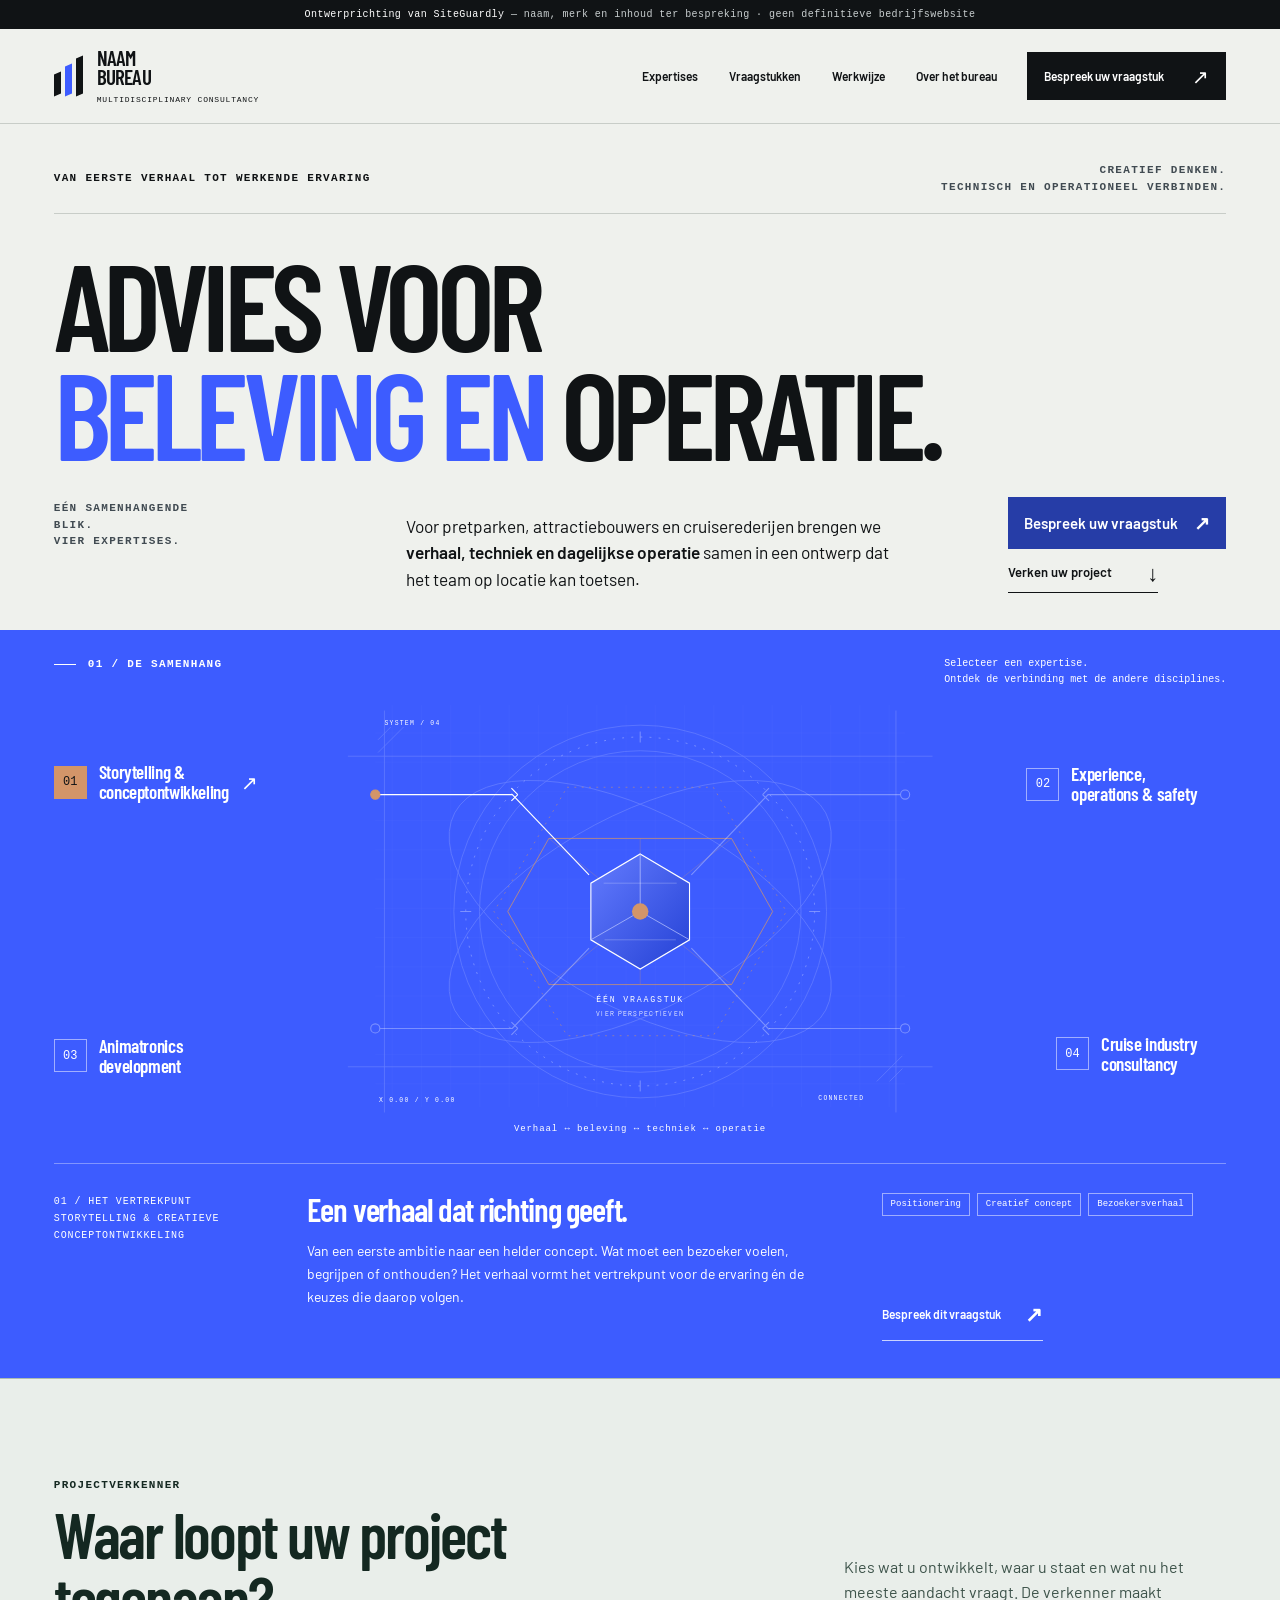
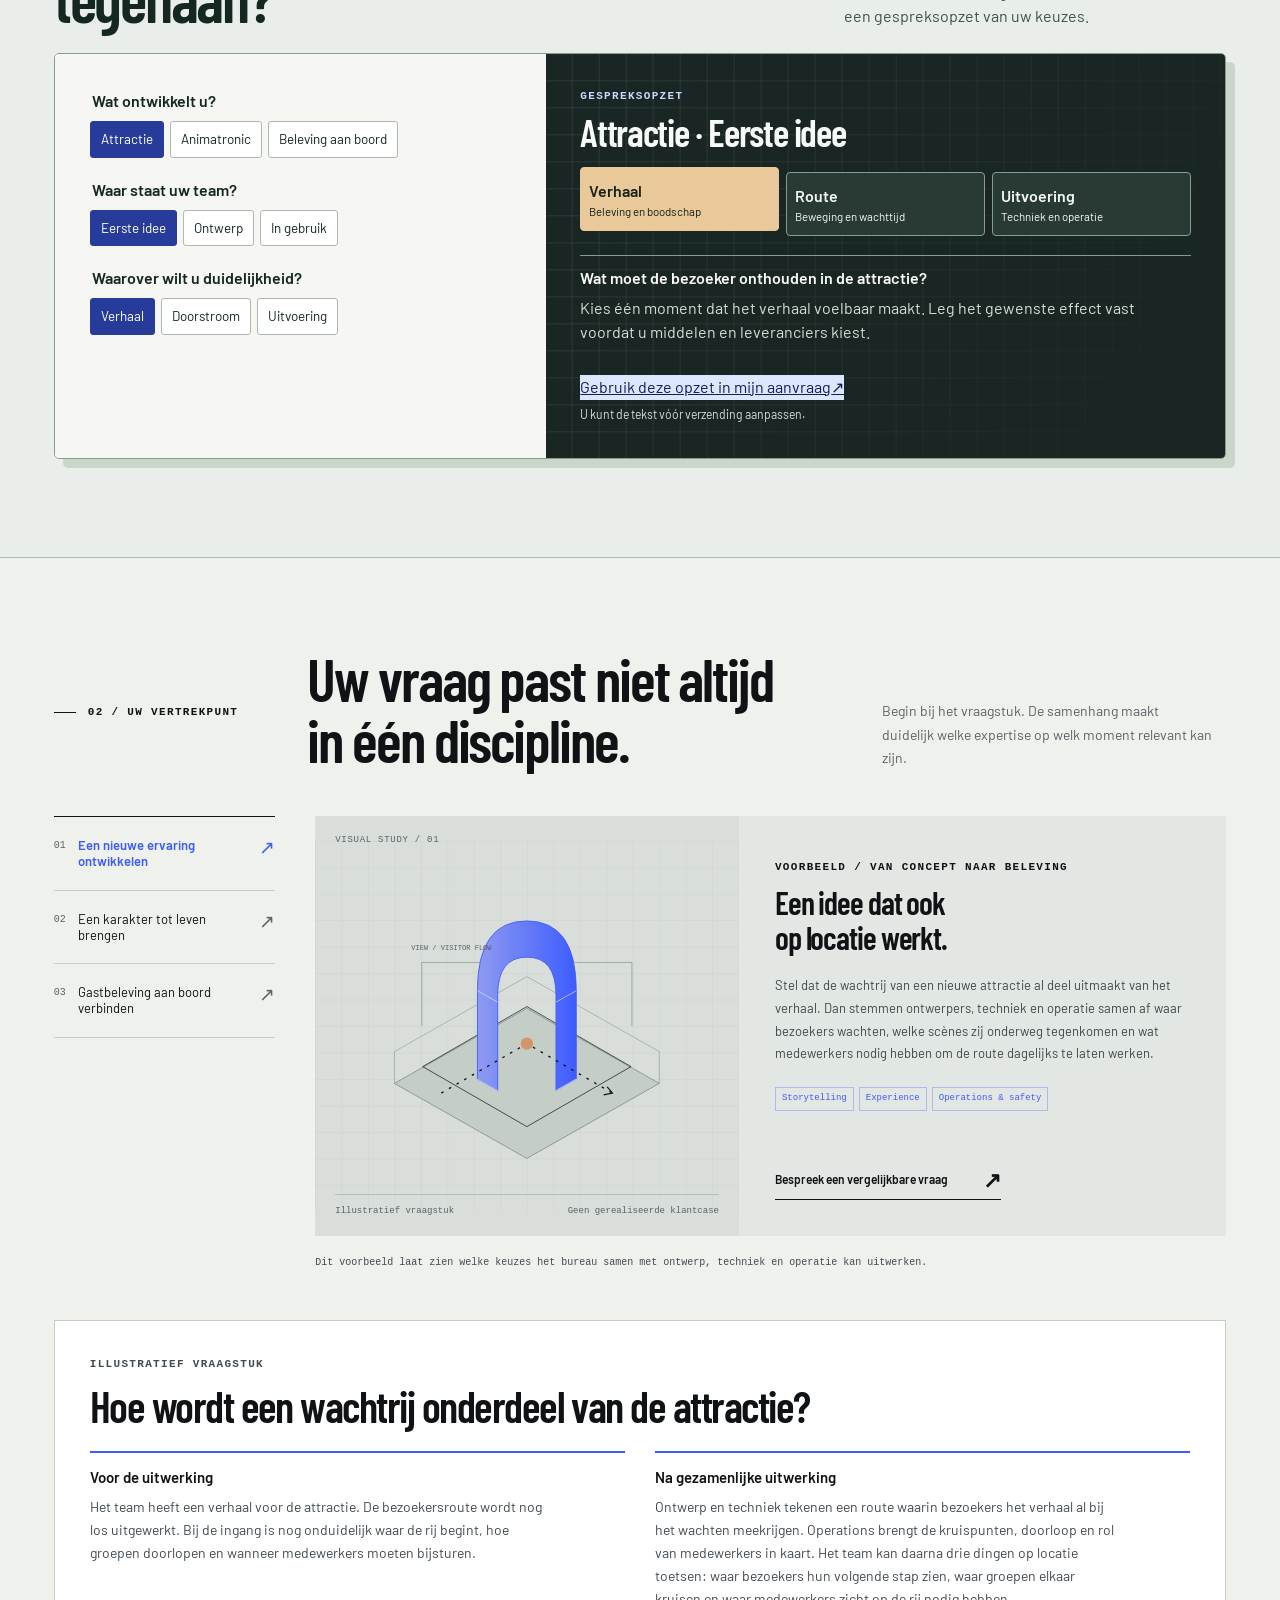
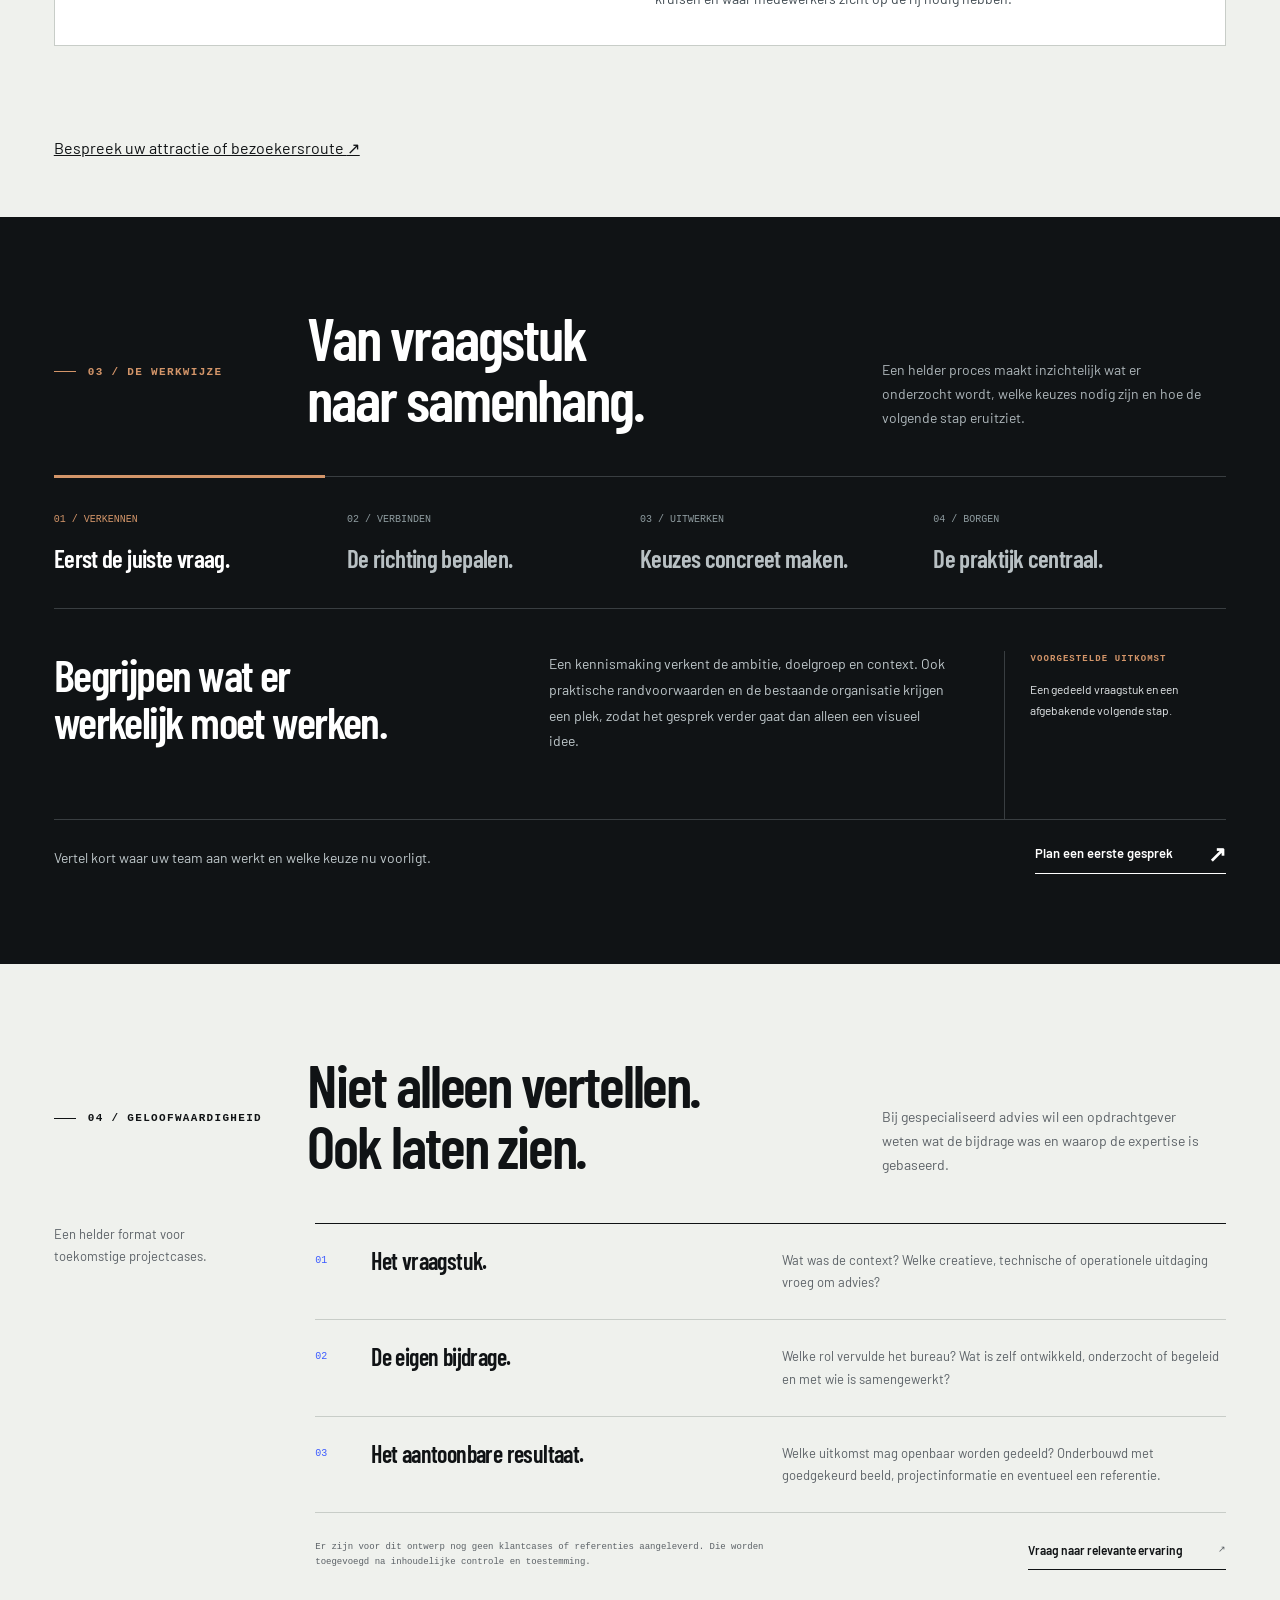
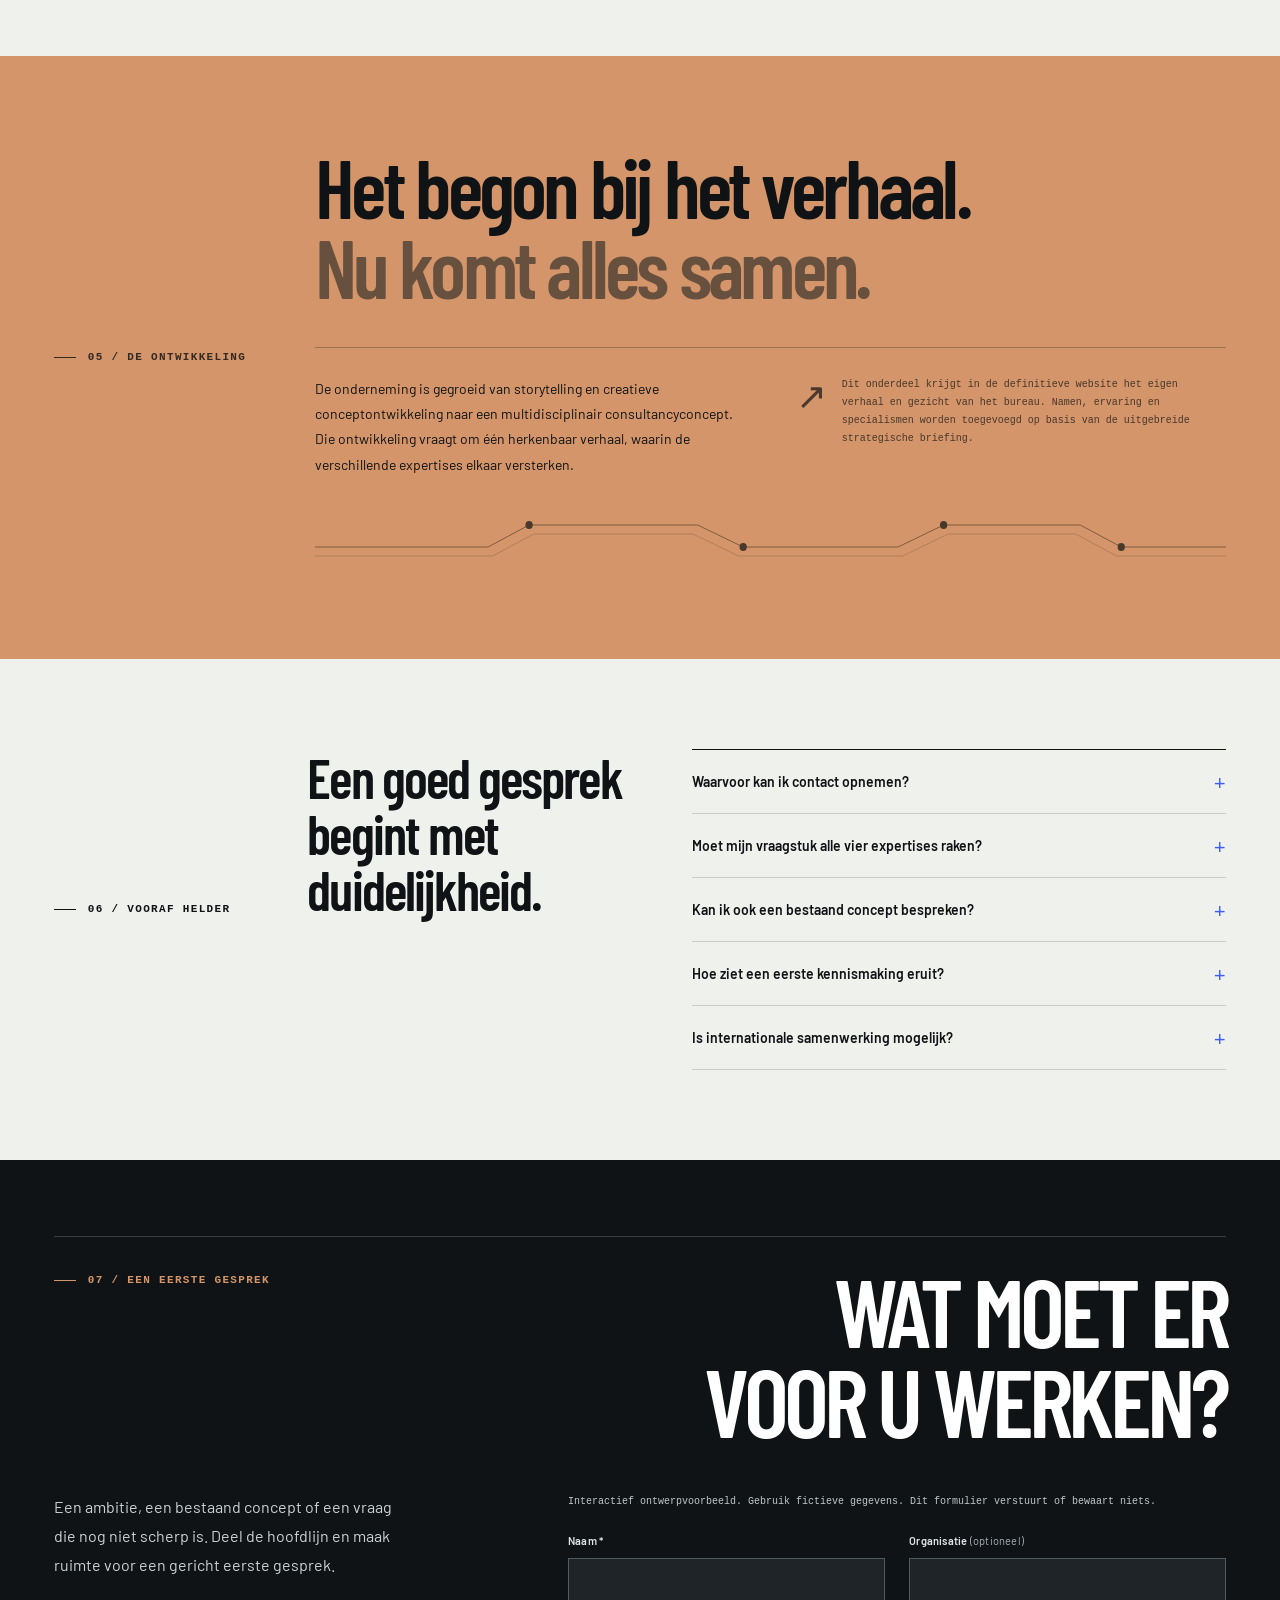
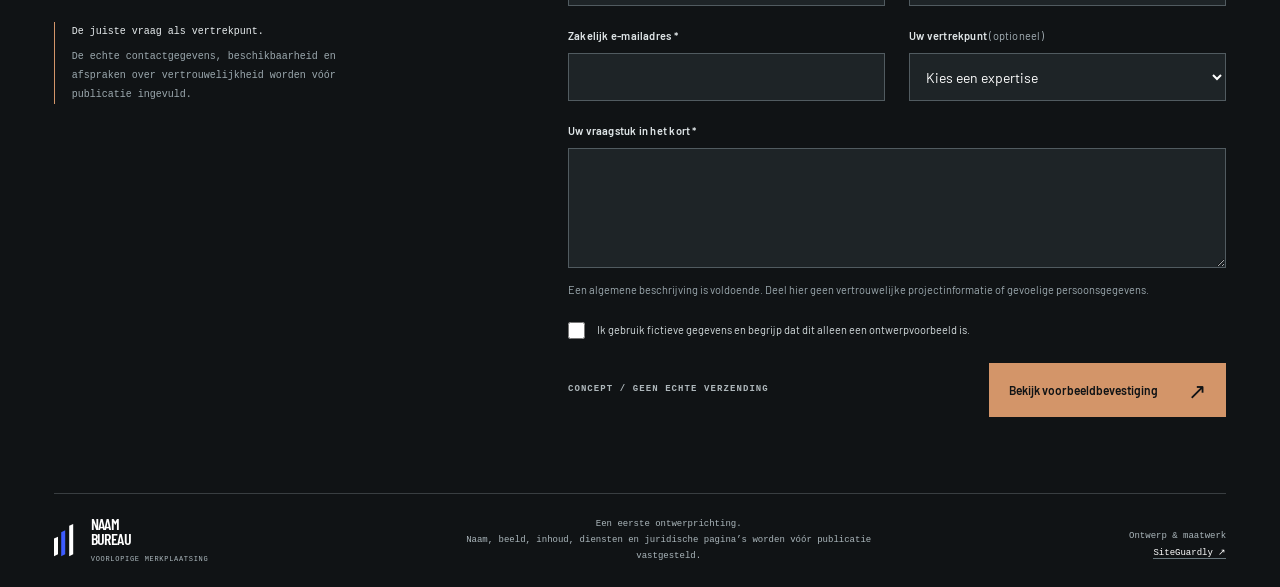
<file: ontwerpconcepten/public-demos/consultancy/index.html>
<!doctype html>
<html lang="nl">
<head>
<!-- Barlow and Barlow Condensed embedded font license:
Copyright 2017 The Barlow Project Authors (https://github.com/jpt/barlow)

This Font Software is licensed under the SIL Open Font License, Version 1.1.
This license is copied below, and is also available with a FAQ at:
http://scripts.sil.org/OFL


-----------------------------------------------------------
SIL OPEN FONT LICENSE Version 1.1 - 26 February 2007
-----------------------------------------------------------

PREAMBLE
The goals of the Open Font License (OFL) are to stimulate worldwide
development of collaborative font projects, to support the font creation
efforts of academic and linguistic communities, and to provide a free and
open framework in which fonts may be shared and improved in partnership
with others.

The OFL allows the licensed fonts to be used, studied, modified and
redistributed freely as long as they are not sold by themselves. The
fonts, including any derivative works, can be bundled, embedded, 
redistributed and/or sold with any software provided that any reserved
names are not used by derivative works. The fonts and derivatives,
however, cannot be released under any other type of license. The
requirement for fonts to remain under this license does not apply
to any document created using the fonts or their derivatives.

DEFINITIONS
"Font Software" refers to the set of files released by the Copyright
Holder(s) under this license and clearly marked as such. This may
include source files, build scripts and documentation.

"Reserved Font Name" refers to any names specified as such after the
copyright statement(s).

"Original Version" refers to the collection of Font Software components as
distributed by the Copyright Holder(s).

"Modified Version" refers to any derivative made by adding to, deleting,
or substituting -- in part or in whole -- any of the components of the
Original Version, by changing formats or by porting the Font Software to a
new environment.

"Author" refers to any designer, engineer, programmer, technical
writer or other person who contributed to the Font Software.

PERMISSION & CONDITIONS
Permission is hereby granted, free of charge, to any person obtaining
a copy of the Font Software, to use, study, copy, merge, embed, modify,
redistribute, and sell modified and unmodified copies of the Font
Software, subject to the following conditions:

1) Neither the Font Software nor any of its individual components,
in Original or Modified Versions, may be sold by itself.

2) Original or Modified Versions of the Font Software may be bundled,
redistributed and/or sold with any software, provided that each copy
contains the above copyright notice and this license. These can be
included either as stand-alone text files, human-readable headers or
in the appropriate machine-readable metadata fields within text or
binary files as long as those fields can be easily viewed by the user.

3) No Modified Version of the Font Software may use the Reserved Font
Name(s) unless explicit written permission is granted by the corresponding
Copyright Holder. This restriction only applies to the primary font name as
presented to the users.

4) The name(s) of the Copyright Holder(s) or the Author(s) of the Font
Software shall not be used to promote, endorse or advertise any
Modified Version, except to acknowledge the contribution(s) of the
Copyright Holder(s) and the Author(s) or with their explicit written
permission.

5) The Font Software, modified or unmodified, in part or in whole,
must be distributed entirely under this license, and must not be
distributed under any other license. The requirement for fonts to
remain under this license does not apply to any document created
using the Font Software.

TERMINATION
This license becomes null and void if any of the above conditions are
not met.

DISCLAIMER
THE FONT SOFTWARE IS PROVIDED "AS IS", WITHOUT WARRANTY OF ANY KIND,
EXPRESS OR IMPLIED, INCLUDING BUT NOT LIMITED TO ANY WARRANTIES OF
MERCHANTABILITY, FITNESS FOR A PARTICULAR PURPOSE AND NONINFRINGEMENT
OF COPYRIGHT, PATENT, TRADEMARK, OR OTHER RIGHT. IN NO EVENT SHALL THE
COPYRIGHT HOLDER BE LIABLE FOR ANY CLAIM, DAMAGES OR OTHER LIABILITY,
INCLUDING ANY GENERAL, SPECIAL, INDIRECT, INCIDENTAL, OR CONSEQUENTIAL
DAMAGES, WHETHER IN AN ACTION OF CONTRACT, TORT OR OTHERWISE, ARISING
FROM, OUT OF THE USE OR INABILITY TO USE THE FONT SOFTWARE OR FROM
OTHER DEALINGS IN THE FONT SOFTWARE.

-->
<meta charset="utf-8">
<meta name="viewport" content="width=device-width, initial-scale=1">
<meta name="theme-color" content="#101315">
<meta name="description" content="Ontwerpconcept voor consultancy bij attracties, bezoekersbeleving en cruises. Ontdek hoe storytelling, animatronics, techniek en operatie bij elkaar komen.">
<meta name="robots" content="noindex,nofollow">
<title>Consultancy voor attracties en gastbeleving | Websiteconcept</title>
<meta property="og:type" content="website">
<meta property="og:locale" content="nl_NL">
<meta property="og:title" content="Consultancy voor attracties en gastbeleving | Websiteconcept">
<meta property="og:description" content="Ontwerpconcept voor consultancy bij attracties, bezoekersbeleving en cruises. Ontdek hoe storytelling, animatronics, techniek en operatie bij elkaar komen.">
<meta name="twitter:card" content="summary">
<meta name="twitter:title" content="Consultancy voor attracties en gastbeleving | Websiteconcept">
<meta name="twitter:description" content="Ontwerpconcept voor consultancy bij attracties, bezoekersbeleving en cruises. Ontdek hoe storytelling, animatronics, techniek en operatie bij elkaar komen.">
<link rel="icon" type="image/png" sizes="48x48" href="[data-uri]">
<style>
@font-face{font-family:'Barlow Condensed';font-style:normal;font-weight:600;font-display:swap;src:url([data-uri]) format('woff2')}
@font-face{font-family:'Barlow';font-style:normal;font-weight:400;font-display:swap;src:url([data-uri]) format('woff2')}
@font-face{font-family:'Barlow';font-style:normal;font-weight:600;font-display:swap;src:url([data-uri]) format('woff2')}
:root{--ink:#101315;--paper:#eff1ed;--white:#fff;--blue:#3d5cff;--copper:#d39569;--muted:#5c6267;--line:#c8cdc8;--darkline:#393e41;--display:'Barlow Condensed','Bahnschrift','Arial Narrow','Arial',sans-serif;--body:'Barlow','Arial',sans-serif;--mono:'Consolas','Courier New',monospace;--gutter:clamp(22px,4.2vw,76px);--max:1536px}
*,*::before,*::after{box-sizing:border-box}html{scroll-behavior:smooth;scroll-padding-top:110px}body{margin:0;background:var(--paper);color:var(--ink);font-family:var(--body);font-size:16px;line-height:1.55;-webkit-font-smoothing:antialiased}button,input,select,textarea{font:inherit}button,a{-webkit-tap-highlight-color:transparent}button{cursor:pointer}a{color:inherit}button:disabled{cursor:default}svg{display:block;max-width:100%}img{max-width:100%}h1,h2,h3,p{margin:0}h1,h2,h3{font-family:var(--display);line-height:1.02;font-weight:650;letter-spacing:-.035em}p+p{margin-top:1em}button:focus-visible,a:focus-visible,input:focus-visible,select:focus-visible,textarea:focus-visible,summary:focus-visible{outline:3px solid var(--blue);outline-offset:5px}.on-dark :focus-visible,.system-stage :focus-visible{outline-color:var(--copper)}::selection{color:var(--white);background:var(--blue)}[hidden]{display:none!important}.wrap{max-width:var(--max);margin:auto;padding-inline:var(--gutter)}.eyebrow{font:11px/1.5 var(--mono);font-weight:600;text-transform:uppercase;letter-spacing:.12em}.section-index{display:inline-flex;align-items:center;gap:12px}.section-index::before{content:'';width:22px;height:1px;background:currentColor}.intro-note{font-size:13px;color:var(--muted)}.skip-link{position:fixed;top:8px;left:8px;z-index:99;background:var(--blue);color:#fff;padding:12px 18px;transform:translateY(-160%)}.skip-link:focus{transform:none}.concept-ribbon{padding:7px var(--gutter);background:var(--ink);color:#c9cfd0;font:10px/1.5 var(--mono);letter-spacing:.045em;text-align:center}.concept-ribbon strong{color:#fff;font-weight:500}.site-header{position:sticky;top:0;z-index:40;border-bottom:1px solid var(--line);background:rgba(239,241,237,.97);backdrop-filter:blur(12px)}.nav-wrap{min-height:94px;display:flex;align-items:center;justify-content:space-between;gap:24px}.brand{text-decoration:none;display:flex;align-items:center;gap:13px;flex-shrink:0}.brand-mark{width:30px;height:38px;display:flex;gap:4px;align-items:flex-end}.brand-mark i{display:block;width:7px;background:var(--ink);transform:skewY(-24deg)}.brand-mark i:nth-child(1){height:22px}.brand-mark i:nth-child(2){height:30px;background:var(--blue)}.brand-mark i:nth-child(3){height:38px}.brand-name{display:block;font-family:var(--display);font-weight:700;font-size:21px;line-height:.92;letter-spacing:-.04em}.brand-sub{display:block;margin-top:8px;font:8px/1.2 var(--mono);letter-spacing:.1em}.desktop-nav{display:flex;align-items:center;gap:clamp(20px,2.4vw,44px)}.desktop-nav>a{font-size:12px;font-weight:600;text-decoration:none;position:relative}.desktop-nav>a:not(.nav-cta)::after{content:'';position:absolute;left:0;right:100%;bottom:-7px;height:1px;background:var(--blue);transition:right .2s}.desktop-nav>a:hover::after{right:0}.desktop-nav .nav-cta{display:flex;align-items:center;gap:28px;background:var(--ink);color:#fff;padding:14px 17px}.nav-cta span{font-size:20px;font-weight:400;line-height:1}.menu-toggle{display:none;position:relative;border:1px solid var(--line);background:none;width:46px;height:46px;padding:12px;color:var(--ink)}.menu-toggle span{display:block;width:20px;height:1px;background:currentColor;transition:transform .2s;margin:5px 0}.menu-toggle[aria-expanded=true] span:first-child{transform:translateY(3px) rotate(45deg)}.menu-toggle[aria-expanded=true] span:last-child{transform:translateY(-3px) rotate(-45deg)}.hero{padding-top:38px}.hero-meta{display:flex;justify-content:space-between;align-items:center;border-bottom:1px solid var(--line);padding-bottom:18px;gap:24px}.hero-meta .meta-right{color:var(--muted);text-align:right}.hero-title{font-size:clamp(66px,9.65vw,160px);text-transform:uppercase;line-height:.88;letter-spacing:-.055em;margin:35px 0 29px;max-width:100%;font-stretch:condensed}.hero-title .first{display:block}.hero-title .second{display:block;color:var(--blue)}.hero-title .second em{font-style:normal;color:var(--ink)}.hero-bottom{display:grid;grid-template-columns:.62fr 1fr .55fr;gap:40px;align-items:start;padding-bottom:37px}.hero-bottom .label{max-width:170px;color:var(--muted);padding-top:5px}.hero-statement{font-size:clamp(16px,1.35vw,20px);line-height:1.55;max-width:580px}.hero-statement strong{font-weight:600}.hero-bottom .hero-action{align-self:end;justify-self:end}.text-link{display:inline-flex;align-items:center;justify-content:space-between;gap:35px;font-size:13px;font-weight:600;text-decoration:none;border-bottom:1px solid currentColor;padding-bottom:9px;max-width:100%}.text-link span{font-size:22px;line-height:1}.text-link:hover{color:var(--blue)}.system-section{color:var(--white);background:var(--blue);position:relative;overflow:hidden}.system-section .wrap{position:relative}.system-top{display:flex;justify-content:space-between;padding-top:26px;align-items:start;gap:20px}.system-top p{max-width:310px;font:10px/1.6 var(--mono);color:#fff}.system-stage{position:relative;min-height:475px;margin:0}.system-art{position:absolute;inset:-14px 18% -20px;width:64%;height:100%;overflow:visible;opacity:1}.system-art .tech-line{fill:none;stroke:#94a5ff;stroke-width:.8}.system-art .dim{opacity:.45}.system-art .copper{stroke:var(--copper)}.system-art .active-line{stroke:#fff;stroke-width:1.8;transition:stroke .35s,opacity .35s}.system-art .art-pillar{opacity:.32;transition:opacity .35s}.system-art .art-pillar.is-active{opacity:1}.system-art .art-pillar circle{fill:var(--blue);stroke:#fff;stroke-width:1.2}.system-art .art-pillar.is-active circle{fill:var(--copper);stroke:var(--copper)}.system-art .art-pillar path{fill:none;stroke:#fff;stroke-width:1.2}.system-art .orbital{transform-origin:400px 260px;animation:orbit 90s linear infinite}.system-art .center-label{fill:white;font-family:var(--mono);font-size:9px;letter-spacing:2px}.system-art .center-small{font-size:7px;letter-spacing:1.4px;fill:#fff}.system-tablist{position:absolute;inset:0;pointer-events:none}.system-tab{position:absolute;border:0;background:transparent;color:#fff;text-align:left;display:flex;gap:12px;align-items:center;pointer-events:auto;padding:13px 0;max-width:242px;transition:opacity .2s;opacity:1;z-index:2}.system-tab:hover,.system-tab[aria-selected=true]{opacity:1}.system-tab .tab-n{font:12px/1 var(--mono);width:33px;height:33px;border:1px solid #a1afff;display:grid;place-items:center;flex-shrink:0}.system-tab[aria-selected=true] .tab-n{background:var(--copper);border-color:var(--copper);color:var(--ink)}.system-tab .tab-copy{font-family:var(--display);font-size:19px;line-height:1.06;letter-spacing:-.02em}.system-tab .tab-arrow{font-size:20px;opacity:0;transition:opacity .2s}.system-tab[aria-selected=true] .tab-arrow{opacity:1}.system-tab:nth-child(1){top:61px;left:0}.system-tab:nth-child(2){top:63px;right:0}.system-tab:nth-child(3){bottom:74px;left:0}.system-tab:nth-child(4){bottom:76px;right:0}.system-center-caption{position:absolute;left:50%;bottom:26px;transform:translateX(-50%);font:9px/1.5 var(--mono);letter-spacing:.1em;text-align:center;color:#fff;width:55%}.expertise-detail{border-top:1px solid rgba(255,255,255,.35);display:grid;grid-template-columns:.62fr 1.55fr 1fr;gap:40px;padding:29px 0 37px;min-height:215px}.expertise-detail .detail-kicker{font:10px/1.7 var(--mono);text-transform:uppercase;letter-spacing:.09em;color:#fff}.expertise-detail h2{font-size:clamp(27px,2.6vw,42px);margin-bottom:12px;font-weight:600}.expertise-detail p{font-size:14px;color:#fff;line-height:1.65;max-width:680px}.detail-right{display:flex;flex-direction:column;align-items:flex-start;justify-content:space-between;gap:22px}.detail-tags{display:flex;flex-wrap:wrap;gap:7px}.detail-tags span{border:1px solid #9eacff;padding:4px 8px;font:9px/1.4 var(--mono)}.detail-contact{border:0;border-bottom:1px solid #cbd3ff;background:none;color:#fff;padding:6px 0 9px;font-size:12px;font-weight:600;display:inline-flex;gap:24px;align-items:center}.detail-contact span{font-size:21px}.detail-contact:hover{color:#fff;border-bottom-color:var(--copper)}.section-space{padding-block:90px}.section-heading{display:grid;grid-template-columns:.62fr 1.55fr 1fr;gap:40px;margin-bottom:46px}.section-heading h2{font-size:clamp(38px,4.7vw,72px);max-width:780px}.section-heading .eyebrow{padding-top:7px}.section-heading>p{font-size:14px;color:var(--muted);align-self:end;line-height:1.7;max-width:330px}.question-section{background:var(--paper)}.question-console{display:grid;grid-template-columns:.62fr 2.55fr;gap:40px;align-items:stretch}.question-list{display:flex;flex-direction:column;align-items:stretch;border-top:1px solid var(--ink)}.question-button{background:transparent;border:0;border-bottom:1px solid var(--line);padding:20px 0;text-align:left;display:flex;align-items:flex-start;gap:12px;line-height:1.25;color:var(--ink)}.question-button small{font:10px/1.7 var(--mono);color:var(--muted)}.question-button strong{font-size:13px;flex:1;font-weight:500}.question-button span{color:var(--muted);font-size:19px;line-height:1}.question-button[aria-selected=true]{color:var(--blue)}.question-button[aria-selected=true] strong{font-weight:700}.question-button[aria-selected=true] span{color:var(--blue)}.scenario-display{position:relative;background:#e3e7e4;display:grid;grid-template-columns:1fr 1.15fr;min-height:420px}.scenario-art{position:relative;overflow:hidden;min-height:300px;display:grid;place-items:center;background:#d9deda}.scenario-art svg{width:100%;height:100%;max-height:420px}.scenario-art .art-label{position:absolute;left:20px;top:18px;font:9px/1.5 var(--mono);color:var(--muted);letter-spacing:.08em}.scenario-caption{position:absolute;left:20px;right:20px;bottom:18px;font:9px/1.5 var(--mono);display:flex;justify-content:space-between;color:#5c6267;border-top:1px solid #b8bfba;padding-top:10px}.scenario-content{padding:36px;display:flex;flex-direction:column;align-items:flex-start;justify-content:space-between;gap:24px}.scenario-content h3{font-size:clamp(27px,2.5vw,40px);line-height:1.08;margin:8px 0 20px}.scenario-content p{font-size:13px;line-height:1.75;color:#40484b}.scenario-roles{display:flex;flex-wrap:wrap;gap:5px;margin-top:22px}.scenario-roles span{padding:4px 6px;color:var(--blue);border:1px solid #aeb9ed;font:9px/1.5 var(--mono)}.scenario-content .text-link{border:0;border-bottom:1px solid; padding-inline:0;background:none;color:var(--ink);font-size:12px}.scenario-content .text-link:hover{color:var(--blue)}.scenario-note{margin:18px 0 0;font:10px/1.8 var(--mono);color:var(--muted);display:grid;grid-template-columns:.62fr 2.55fr;gap:40px}.scenario-note span{grid-column:2}.approach{background:var(--ink);color:var(--white)}.approach .section-heading>p{color:#aeb7bb}.approach .section-heading .eyebrow{color:var(--copper)}.process-nav{display:grid;grid-template-columns:repeat(4,1fr);border-top:1px solid var(--darkline);margin-top:20px;position:relative}.process-tab{color:#b8c0c3;background:none;border:0;text-align:left;min-height:132px;padding:25px 24px 22px 0;border-bottom:1px solid var(--darkline);position:relative}.process-tab::before{content:'';position:absolute;top:-2px;left:0;right:100%;height:3px;background:var(--copper);transition:right .3s}.process-tab[aria-selected=true]::before{right:22px}.process-tab small{font:10px/1.5 var(--mono);display:block;margin-bottom:18px;color:#8e9b9f}.process-tab strong{font-family:var(--display);font-size:25px;letter-spacing:-.025em;line-height:1.1;font-weight:550}.process-tab[aria-selected=true]{color:#fff}.process-tab[aria-selected=true] small{color:var(--copper)}.process-panel{display:grid;grid-template-columns:1.1fr 1fr .55fr;gap:52px;padding-top:42px;min-height:210px}.process-panel h3{font-size:clamp(29px,3.5vw,52px);line-height:1.06;max-width:600px}.process-panel p{font-size:14px;line-height:1.85;color:#bfc8cb}.process-outcome{border-left:1px solid var(--darkline);padding-left:25px}.process-outcome .eyebrow{color:var(--copper);font-size:9px;margin-bottom:12px}.process-outcome span{display:block;font-size:12px;line-height:1.75;color:#e4e8ea}.proof-section{background:var(--paper);padding-top:90px;padding-bottom:85px}.proof-content{display:grid;grid-template-columns:.62fr 2.55fr;gap:40px}.proof-lead{font-size:13px;line-height:1.7;color:var(--muted);max-width:175px}.evidence-rows{border-top:1px solid var(--ink)}.evidence-row{padding:25px 0;display:grid;grid-template-columns:32px 1fr 1.15fr;gap:24px;border-bottom:1px solid var(--line);align-items:start}.evidence-row .evidence-n{color:var(--blue);font:10px/1.5 var(--mono);padding-top:4px}.evidence-row h3{font-size:24px;letter-spacing:-.025em}.evidence-row p{font-size:13px;color:var(--muted);line-height:1.75}.evidence-row p strong{font-weight:600;color:var(--ink)}.proof-bottom{display:flex;gap:35px;align-items:center;justify-content:space-between;margin-top:27px}.proof-bottom span{font:9px/1.7 var(--mono);color:var(--muted);max-width:500px}.proof-bottom .text-link{font-size:12px;flex-shrink:0}.about{background:var(--copper);position:relative;overflow:hidden}.about-grid{display:grid;grid-template-columns:.62fr 2.55fr;gap:40px}.about .eyebrow{color:#352a23}.about-copy h2{font-size:clamp(47px,6.5vw,100px);line-height:.97;font-weight:600;letter-spacing:-.045em;max-width:1120px}.about-copy h2 span{display:block}.about-copy h2 .about-line2{color:#68503f}.about-text{display:grid;grid-template-columns:1fr 1fr;gap:50px;margin-top:40px;padding-top:28px;border-top:1px solid #997254}.about-text p{font-size:14px;max-width:510px;line-height:1.8}.about-origin{font:10px/1.8 var(--mono);max-width:430px;color:#49382d;display:flex;align-items:flex-start;gap:15px}.about-origin .origin-mark{font-size:37px;line-height:1;font-family:var(--display)}.about-trace{width:100%;height:64px;margin-top:28px;opacity:.7}.faq-section{background:var(--paper)}.faq-grid{display:grid;grid-template-columns:.62fr 1fr 1.55fr;gap:40px}.faq-grid h2{font-size:clamp(35px,4.3vw,62px);max-width:380px}.faq-list{border-top:1px solid var(--ink)}.faq-list details{border-bottom:1px solid var(--line)}.faq-list summary{list-style:none;display:flex;align-items:center;justify-content:space-between;gap:20px;padding:20px 0;font-size:14px;font-weight:600;cursor:pointer;line-height:1.5}.faq-list summary::-webkit-details-marker{display:none}.faq-list summary span{font-weight:400;font-size:23px;color:var(--blue);transition:transform .2s;line-height:1}.faq-list details[open] summary span{transform:rotate(45deg)}.faq-answer{font-size:13px;color:var(--muted);line-height:1.85;padding-bottom:22px;max-width:530px}.contact{background:var(--ink);color:#fff;padding-block:76px}.contact-top{display:flex;align-items:flex-start;justify-content:space-between;border-top:1px solid var(--darkline);padding-top:28px;gap:35px}.contact-top .eyebrow{color:var(--copper);padding-top:7px}.contact-top h2{font-size:clamp(52px,7.5vw,118px);text-transform:uppercase;line-height:.94;letter-spacing:-.05em;flex:1;text-align:right}.contact-grid{display:grid;grid-template-columns:1fr 1.65fr;gap:clamp(45px,9vw,145px);margin-top:48px}.contact-intro>p{font-size:16px;line-height:1.8;max-width:360px;color:#cbd2d5}.contact-intro .contact-aside{border-left:1px solid var(--copper);padding-left:17px;margin-top:42px;max-width:320px;font:10px/1.9 var(--mono);color:#9ca9af}.contact-aside strong{display:block;color:#e7ecee;font-weight:400;margin-bottom:6px}.demo-note{font:10px/1.8 var(--mono);color:#bfc8cb;margin-bottom:21px}.form-grid{display:grid;grid-template-columns:1fr 1fr;gap:21px 24px}.field{display:flex;flex-direction:column;gap:9px;min-width:0}.field-full{grid-column:1/-1}.field label{font-size:11px;font-weight:600;color:#dfe5e7;letter-spacing:.02em}.field label .optional{color:#a5b0b6;font-weight:400}.field input,.field select,.field textarea{color:#fff;background:#1e2427;width:100%;border:1px solid #515b60;border-radius:0;min-height:48px;padding:11px 12px;font-size:14px;line-height:1.5}.field textarea{min-height:120px;resize:vertical}.field select{color-scheme:dark;appearance:auto}.field input:focus,.field select:focus,.field textarea:focus{outline:2px solid var(--copper);outline-offset:2px}.field input[aria-invalid=true],.field textarea[aria-invalid=true]{border-color:#ffb39a}.field .field-error{font-size:11px;line-height:1.5;color:#ffb39a}.form-privacy{font-size:11px;color:#9ca9af;line-height:1.7;margin-top:13px}.consent{display:flex;align-items:flex-start;gap:12px;font-size:11px;line-height:1.8;color:#d5dddf;margin-top:20px}.consent input{appearance:auto;accent-color:var(--copper);width:17px;height:17px;flex-shrink:0;margin:2px 0 0}.form-actions{display:flex;align-items:center;gap:25px;justify-content:space-between;margin-top:23px}.form-actions .eyebrow{color:#7e8d94;font-size:9px}.submit{border:0;background:var(--copper);color:var(--ink);display:inline-flex;align-items:center;gap:30px;justify-content:space-between;padding:16px 20px;font-size:12px;font-weight:700;min-height:52px}.submit span{font-size:22px;line-height:1;font-weight:400}.submit:hover{background:#e4ae86}.form-error{padding:12px 15px;border-left:2px solid #ffb39a;font-size:12px;color:#ffd2c2;background:#342321;margin:0 0 20px}.confirmation{padding:36px;border:1px solid #56646b;min-height:320px}.confirmation .confirm-mark{font-family:var(--display);font-size:48px;line-height:1;color:var(--copper);margin-bottom:30px}.confirmation h3{font-size:36px;max-width:440px}.confirmation p{color:#bfc8cb;font-size:14px;line-height:1.8;margin-top:18px;max-width:480px}.confirmation .confirm-demo{font:10px/1.8 var(--mono);color:#98a6ae;border-top:1px solid var(--darkline);padding-top:18px;margin-top:25px}.confirmation button{padding-inline:0;background:none;border:0;border-bottom:1px solid #bfc8cb;color:#fff;margin-top:24px;font-size:12px;padding-block:9px}.footer{background:var(--ink);color:#abb7bc;padding-bottom:23px}.footer-grid{display:flex;align-items:center;justify-content:space-between;gap:25px;border-top:1px solid var(--darkline);padding-top:22px}.footer .brand-name{font-size:16px;color:#fff}.footer .brand-sub{font-size:7px}.footer .brand-mark{transform:scale(.8);transform-origin:left center;width:24px}.footer .brand-mark i{background:#fff}.footer .brand-mark i:nth-child(2){background:var(--blue)}.footer-note{font:9px/1.8 var(--mono);max-width:420px;text-align:center}.footer-credit{font:9px/1.8 var(--mono);text-align:right}.footer-credit a{color:#fff;text-decoration:none;border-bottom:1px solid #68767c}.footer-credit a:hover{color:var(--copper)}.appear{animation:appear .7s ease both}.signal-light{animation:signal 3s ease-in-out infinite}.art-line-move{stroke-dasharray:3 7;animation:dash 24s linear infinite}@keyframes orbit{to{transform:rotate(360deg)}}@keyframes dash{to{stroke-dashoffset:-200}}@keyframes signal{0%,100%{opacity:.4}50%{opacity:1}}@keyframes appear{from{opacity:.5;transform:translateY(8px)}to{opacity:1;transform:none}}
@media(min-width:1650px){.system-stage{min-height:525px}.hero-title{font-size:160px}}
@media(max-width:1100px){.hero-bottom{grid-template-columns:.45fr 1fr .5fr;gap:25px}.hero-bottom .label{font-size:10px}.hero-action .text-link{gap:20px;font-size:12px}.system-art{inset:0 16%;width:68%}.system-tab{max-width:210px}.system-tab .tab-copy{font-size:17px}.section-heading,.expertise-detail{grid-template-columns:.5fr 1.6fr 1fr;gap:25px}.question-console,.proof-content,.about-grid{grid-template-columns:.5fr 2.6fr;gap:25px}.scenario-content{padding:27px}.scenario-content h3{font-size:30px}.process-panel{gap:28px;grid-template-columns:1.1fr 1.1fr .65fr}.process-outcome{padding-left:20px}.faq-grid{grid-template-columns:.5fr 1fr 1.6fr;gap:25px}.contact-grid{gap:65px}.desktop-nav{gap:22px}.desktop-nav>a{font-size:11px}.desktop-nav .nav-cta{gap:20px}}
@media(max-width:850px){.nav-wrap{min-height:80px}.brand-name{font-size:19px}.desktop-nav{gap:18px}.desktop-nav>a{font-size:10px}.desktop-nav .nav-cta{gap:14px;padding:12px}.hero-title{font-size:clamp(62px,10vw,95px);margin-block:31px 25px}.hero-bottom{grid-template-columns:1.35fr 1fr;gap:27px}.hero-bottom .label{display:none}.hero-statement{font-size:16px}.hero-bottom .hero-action{align-self:center}.system-stage{min-height:425px}.system-art{inset:0 14%;width:72%}.system-tab{max-width:185px;gap:8px}.system-tab .tab-copy{font-size:15px;line-height:1.1}.system-tab .tab-n{width:28px;height:28px;font-size:10px}.system-tab .tab-arrow{display:none}.system-tab:nth-child(1),.system-tab:nth-child(2){top:47px}.system-tab:nth-child(3),.system-tab:nth-child(4){bottom:68px}.system-center-caption{font-size:8px}.expertise-detail{grid-template-columns:1.7fr 1fr;gap:30px}.expertise-detail .detail-kicker{grid-column:1/-1;margin-bottom:-18px}.expertise-detail h2{font-size:33px}.expertise-detail p{font-size:13px}.detail-right{justify-content:center}.section-space{padding-block:65px}.section-heading{grid-template-columns:1.55fr 1fr;gap:26px;margin-bottom:35px}.section-heading>.eyebrow{grid-column:1/-1;margin-bottom:-10px}.section-heading h2{font-size:46px}.section-heading>p{font-size:13px}.question-console{grid-template-columns:1fr;gap:25px}.question-list{display:grid;grid-template-columns:repeat(3,1fr);gap:22px}.question-button{padding:14px 0;gap:9px;border-bottom:1px solid var(--line)}.question-button strong{font-size:12px}.scenario-note{display:block}.scenario-display{min-height:390px}.scenario-note span{display:block}.process-tab{min-height:120px}.process-tab strong{font-size:21px}.process-panel{grid-template-columns:1fr 1fr;gap:30px;min-height:250px}.process-panel h3{font-size:38px}.process-panel p{font-size:13px}.process-outcome{grid-column:1/-1;border-left:0;border-top:1px solid var(--darkline);padding:16px 0 0;display:flex;gap:25px;align-items:baseline}.process-outcome .eyebrow{margin:0;flex-shrink:0}.process-outcome span{font-size:12px}.proof-section{padding-block:65px}.proof-content{grid-template-columns:1fr}.proof-lead{max-width:560px}.evidence-row{grid-template-columns:25px 1fr 1.3fr;gap:20px}.evidence-row h3{font-size:21px}.evidence-row p{font-size:12px}.about-grid{grid-template-columns:1fr;gap:27px}.about-copy h2{font-size:clamp(48px,7vw,68px)}.about-text{gap:30px}.about-text p{font-size:13px}.faq-grid{grid-template-columns:1fr 1.4fr;gap:30px}.faq-grid>.eyebrow{grid-column:1/-1;margin-bottom:-10px}.faq-grid h2{font-size:45px}.faq-list summary{font-size:13px}.contact{padding-block:60px}.contact-top{display:block}.contact-top h2{font-size:clamp(55px,9.8vw,88px);text-align:left;margin-top:25px}.contact-grid{grid-template-columns:1fr 1.55fr;gap:35px}.contact-intro>p{font-size:14px}.contact-intro .contact-aside{margin-top:28px}.form-grid{gap:18px}.form-actions{align-items:flex-start;flex-direction:column}.form-actions .eyebrow{display:none}.submit{width:100%}.footer-grid{flex-wrap:wrap}.footer-note{max-width:300px;font-size:8px}.footer-credit{font-size:8px}}
@media(max-width:640px){:root{--gutter:22px}html{scroll-padding-top:98px}.concept-ribbon{font-size:8px;line-height:1.6;padding-block:6px}.concept-ribbon .ribbon-extra{display:none}.nav-wrap{min-height:75px}.brand-mark{width:25px;height:32px;gap:3px}.brand-mark i{width:6px}.brand-mark i:nth-child(1){height:19px}.brand-mark i:nth-child(2){height:25px}.brand-mark i:nth-child(3){height:32px}.brand-name{font-size:18px}.brand-sub{font-size:7px;margin-top:6px}.menu-toggle{display:block}.desktop-nav{position:absolute;top:100%;left:0;right:0;padding:12px var(--gutter) 22px;display:none;background:var(--paper);border-bottom:1px solid var(--ink);box-shadow:0 16px 30px #10131514;gap:0}.desktop-nav.is-open{display:flex;flex-direction:column;align-items:stretch}.desktop-nav>a{padding:14px 0;font-size:14px;border-bottom:1px solid var(--line)}.desktop-nav>a:not(.nav-cta)::after{display:none}.desktop-nav .nav-cta{margin-top:14px;font-size:13px;padding:15px;justify-content:space-between}.hero{padding-top:24px}.hero-meta{padding-bottom:16px;align-items:flex-start;gap:25px}.hero-meta .eyebrow{font-size:8px;letter-spacing:.09em}.hero-meta .meta-right{max-width:120px;font-size:8px}.hero-title{font-size:clamp(53px,12.9vw,83px);line-height:.94;letter-spacing:-.055em;margin-top:28px;margin-bottom:25px}.hero-title .first{max-width:420px}.hero-title .second{max-width:500px}.hero-title .second em{display:block}.hero-bottom{display:block;padding-bottom:30px}.hero-statement{font-size:14px;line-height:1.7;max-width:450px}.hero-bottom .hero-action{margin-top:22px;display:block}.hero-action .text-link{font-size:12px;gap:45px}.system-top{padding-top:19px;gap:20px}.system-top .eyebrow{font-size:8px}.system-top p{font-size:8px;max-width:140px;line-height:1.7;text-align:right}.system-stage{min-height:438px;margin-top:2px;display:flex;flex-direction:column;padding-top:256px}.system-art{inset:-13px -10%;width:120%;height:315px;max-width:none;pointer-events:none}.system-tablist{position:relative;inset:auto;display:grid;grid-template-columns:1fr 1fr;gap:0 18px;margin-top:0}.system-tab{position:static!important;min-height:72px;max-width:none;width:100%;padding:12px 0;border-top:1px solid #8495ff;align-items:flex-start;gap:9px;opacity:1}.system-tab .tab-n{width:25px;height:25px;font-size:9px}.system-tab .tab-copy{font-size:14px;line-height:1.15;max-width:160px;padding-top:2px}.system-tab[aria-selected=true] .tab-copy{color:#fff}.system-center-caption{position:absolute;top:222px;bottom:auto;left:50%;font-size:7px;width:90%}.expertise-detail{display:block;padding-top:23px;padding-bottom:28px;min-height:365px}.expertise-detail .detail-kicker{font-size:8px;margin-bottom:14px}.expertise-detail h2{font-size:30px;line-height:1.07;margin-bottom:15px}.expertise-detail p{font-size:13px;line-height:1.75;max-width:480px}.detail-right{display:block;margin-top:20px}.detail-tags{gap:5px}.detail-tags span{font-size:8px}.detail-contact{margin-top:18px;font-size:11px;gap:30px}.section-space{padding-block:49px}.section-heading{display:block;margin-bottom:29px}.section-heading>.eyebrow{font-size:9px;display:flex;margin-bottom:21px}.section-heading h2{font-size:clamp(37px,9.1vw,56px);max-width:520px}.section-heading>p{font-size:13px;max-width:420px;margin-top:22px}.question-console{gap:20px}.question-list{grid-template-columns:1fr;gap:0;border-top:1px solid var(--ink)}.question-button{padding:16px 0;gap:14px}.question-button small{font-size:10px}.question-button strong{font-size:13px}.question-button span{font-size:20px}.scenario-display{display:flex;flex-direction:column;min-height:0}.scenario-art{min-height:245px;height:245px}.scenario-art svg{height:245px;width:100%;max-height:none}.scenario-art .art-label{font-size:8px;left:17px;top:15px}.scenario-caption{left:17px;right:17px;bottom:13px;font-size:8px}.scenario-content{padding:25px;gap:25px}.scenario-content h3{font-size:31px;margin-top:7px;margin-bottom:18px}.scenario-content p{font-size:13px}.scenario-content .eyebrow{font-size:8px}.scenario-roles{margin-top:20px}.scenario-note{font-size:9px;margin-top:16px;line-height:1.85}.process-nav{grid-template-columns:1fr 1fr;gap:0 20px;margin-top:0}.process-tab{min-height:112px;padding:20px 0}.process-tab::before{height:2px}.process-tab[aria-selected=true]::before{right:0}.process-tab small{font-size:9px;margin-bottom:13px}.process-tab strong{font-size:22px;line-height:1.1}.process-panel{display:block;min-height:335px;padding-top:27px}.process-panel h3{font-size:35px;max-width:470px;line-height:1.06}.process-panel>p{margin-top:20px;font-size:13px;line-height:1.85;max-width:480px}.process-outcome{display:block;margin-top:24px;padding-top:15px}.process-outcome .eyebrow{font-size:8px;margin-bottom:7px}.process-outcome span{font-size:12px}.proof-section{padding-block:49px}.proof-lead{font-size:12px}.proof-content{gap:23px}.evidence-row{grid-template-columns:23px 1fr;gap:8px 15px;padding:22px 0}.evidence-row .evidence-n{font-size:9px}.evidence-row h3{font-size:24px}.evidence-row p{grid-column:2;font-size:12px;line-height:1.85;margin:0}.proof-bottom{display:block;margin-top:21px}.proof-bottom span{font-size:8px;display:block}.proof-bottom .text-link{display:inline-flex;margin-top:22px;font-size:12px;gap:40px}.about-grid{gap:23px}.about .eyebrow{font-size:9px}.about-copy h2{font-size:clamp(40px,10.8vw,67px);line-height:1.02;letter-spacing:-.045em}.about-copy h2 span{display:inline}.about-copy h2 .about-line2{display:block;margin-top:8px}.about-text{display:block;margin-top:30px;padding-top:23px}.about-text p{font-size:13px;line-height:1.85}.about-origin{margin-top:25px;font-size:9px;line-height:1.9;gap:13px}.about-origin .origin-mark{font-size:30px}.about-trace{margin-top:18px;height:48px}.faq-grid{display:block}.faq-grid>.eyebrow{font-size:9px;margin-bottom:22px;display:flex}.faq-grid h2{font-size:42px;margin-bottom:28px}.faq-list summary{font-size:13px;padding:20px 0;gap:18px}.faq-answer{font-size:12px;line-height:1.85}.contact{padding-block:47px}.contact-top{padding-top:24px}.contact-top .eyebrow{font-size:9px}.contact-top h2{font-size:clamp(50px,12.3vw,78px);margin-top:24px;line-height:.98}.contact-grid{display:block;margin-top:27px}.contact-intro>p{font-size:14px;max-width:440px}.contact-intro .contact-aside{font-size:9px;max-width:none;margin-top:23px;line-height:1.8;padding-left:14px}.contact-form-wrap{margin-top:33px}.demo-note{font-size:9px;line-height:1.8;margin-bottom:20px}.form-grid{grid-template-columns:1fr;gap:18px}.field-full{grid-column:auto}.field label{font-size:11px}.field input,.field select,.field textarea{font-size:16px;min-height:49px;padding:11px}.field textarea{min-height:132px}.form-privacy{font-size:10px}.consent{font-size:10px;gap:10px}.submit{font-size:11px;padding:16px;gap:20px}.confirmation{padding:28px 24px}.confirmation h3{font-size:34px}.confirmation p{font-size:13px}.confirmation .confirm-demo{font-size:9px}.footer-grid{gap:22px;align-items:flex-start}.footer-note{order:3;max-width:none;width:100%;text-align:left;border-top:1px solid var(--darkline);padding-top:17px;font-size:8px}.footer-credit{font-size:8px;max-width:140px;text-align:right;margin-left:auto}.footer .brand-name{font-size:15px}.footer .brand-sub{font-size:6px}}
@media(max-width:360px){:root{--gutter:18px}.hero-title{font-size:49px}.system-top p{max-width:125px}.system-tablist{gap:0 12px}.system-tab .tab-copy{font-size:12px}.system-tab{gap:7px}.system-tab .tab-n{width:23px;height:23px}.expertise-detail h2{font-size:28px}.scenario-content{padding:22px}.scenario-content h3{font-size:29px}.process-tab strong{font-size:20px}.contact-top h2{font-size:48px}.footer-credit{max-width:115px}}
@media(prefers-reduced-motion:reduce){html{scroll-behavior:auto}*,*::before,*::after{animation:none!important;transition:none!important}}
@media print{.concept-ribbon,.menu-toggle,.desktop-nav,.system-tablist,.contact,.footer,.demo-note{display:none}.site-header{position:static}.system-section,.approach,.about{print-color-adjust:exact;-webkit-print-color-adjust:exact}.section-space{padding-block:40px}.hero-title{font-size:70px}.system-stage{min-height:350px}.system-art{inset:0 10%;width:80%}.expertise-detail{min-height:0}.question-list{display:none}.question-console{display:block}.scenario-note{display:block}.scenario-note span{display:block}.process-nav{grid-template-columns:repeat(4,1fr)}.section-heading,.proof-content,.about-grid,.faq-grid{display:block}.eyebrow{margin-bottom:15px}.faq-list details .faq-answer{display:block}.faq-list details{break-inside:avoid}.section-heading h2{font-size:42px}.about-copy h2{font-size:55px}}
.hero-bottom .hero-action { display: grid; gap: 12px; justify-items: start; }
.hero-action .hero-primary {
  display: inline-flex;
  min-height: 48px;
  align-items: center;
  justify-content: space-between;
  gap: 16px;
  padding: 12px 16px;
  background: #2944d6;
  color: var(--white);
  font-size: 15px;
  font-weight: 600;
  line-height: 1.2;
  text-decoration: none;
}
.hero-action .hero-primary span { font-size: 19px; }
.hero-action .hero-primary:hover { background: #2036ab; }
.process-contact {
  display: flex;
  flex-wrap: wrap;
  gap: 14px 25px;
  align-items: center;
  justify-content: space-between;
  padding-top: 22px;
  border-top: 1px solid var(--darkline);
}
.process-contact p { margin: 0; font-size: 14px; color: #bfc8cb; }
.process-contact .text-link { color: var(--white); }
.process-contact .text-link:hover { color: var(--copper); }
.hero-meta .meta-right,
.hero-bottom .label,
.scenario-note { color: #414b52; }
.form-actions .eyebrow { color: #aeb7bb; }
.scenario-example {
  margin: clamp(24px, 4vw, 48px) 0 0;
  padding: clamp(18px, 3vw, 35px);
  border: 1px solid var(--line);
  background: var(--white);
}
.scenario-example .eyebrow { margin: 0 0 9px; color: #414b52; }
.scenario-example h3 {
  margin: 0 0 21px;
  font: 600 clamp(25px, 3.4vw, 44px)/1.1 var(--display);
}
.scenario-example-grid {
  display: grid;
  grid-template-columns: repeat(2, minmax(0, 1fr));
  gap: 23px 30px;
}
.scenario-example-grid > div { padding: 13px 0 0; border-top: 2px solid var(--blue); }
.scenario-example-grid h4 { margin: 0 0 6px; font-size: 15px; }
.scenario-example-grid p { max-width: 58ch; margin: 0; color: #414b52; font-size: 14px; line-height: 1.65; }
@media (max-width: 680px) {
  .hero-title { font-size: clamp(43px, 11vw, 68px); margin-block: 20px 19px; }
  .hero-bottom .hero-action { display: flex; flex-wrap: wrap; align-items: center; gap: 12px 21px; margin-top: 17px; }
  .hero-action .text-link { gap: 11px; }
  .scenario-example-grid { grid-template-columns: minmax(0, 1fr); }
}
</style>
<style>
  [data-hd-demo-contact] {
    box-sizing: border-box;
    width: min(1120px, calc(100% - 2rem));
    margin: clamp(2rem, 5vw, 4rem) auto;
    padding: clamp(1.25rem, 4vw, 2.75rem);
    display: grid;
    grid-template-columns: minmax(0, 1.1fr) minmax(0, 1fr);
    align-items: start;
    gap: 1.4rem 2.5rem;
    color: var(--demo-ink);
    background: var(--demo-bg);
    border: 1px solid var(--demo-edge);
    border-radius: .55rem;
  }
  [data-hd-demo-contact] h2 {
    color: inherit;
    font-size: clamp(1.4rem, 2.7vw, 2rem);
    letter-spacing: normal;
    line-height: 1.2;
    margin: 0 0 .55rem;
    text-transform: none;
  }
  [data-hd-demo-contact] p { color: inherit; margin: 0; }
  [data-hd-demo-contact] address {
    display: grid;
    align-content: start;
    justify-items: start;
    gap: .2rem;
    font-style: normal;
    font-size: 1rem;
    line-height: 1.55;
  }
  [data-hd-demo-contact] a {
    color: inherit;
    display: inline-flex;
    align-items: center;
    min-height: 44px;
    text-decoration: underline;
    text-underline-offset: .18em;
  }
  [data-hd-demo-contact] a:focus-visible { outline: 2px solid currentColor; outline-offset: 4px; }
  [data-hd-demo-contact] [role="status"] { font-size: .875rem; }
  @media (max-width: 680px) {
    [data-hd-demo-contact] { grid-template-columns: minmax(0, 1fr); }
  }
</style>
<style>
.hero-action .hero-primary{min-height:52px;background:#263da7;color:#fff;border-color:#263da7}
.hero-action .hero-primary:hover{background:#182a81;border-color:#182a81}
</style>
<style>

.project-lab{background:#e9eeea;color:#142821;border-block:1px solid #acbcb1;padding-block:clamp(48px,8vw,98px)}
.project-lab-heading{display:grid;grid-template-columns:1.4fr minmax(220px,.7fr);gap:26px;align-items:end;margin-bottom:24px}
.project-lab-heading h2{max-width:19ch;line-height:.99;font-size:clamp(2.4rem,5vw,5rem);margin-top:9px}
.project-lab-heading>p{max-width:340px;color:#3d534a}
.project-lab-board{border:1px solid #879c8b;border-radius:5px;display:grid;grid-template-columns:minmax(0,.84fr) minmax(0,1.16fr);overflow:hidden;box-shadow:9px 9px 0 #cbd6cb}
.project-lab-inputs{margin:0;padding:clamp(16px,3vw,35px);background:#f6f7f2;display:grid;gap:20px;align-content:start}
.project-lab-inputs fieldset{min-width:0;border:0;padding:0;margin:0}
.project-lab-inputs legend{font-weight:700;margin-bottom:7px}
.project-lab-options{display:flex;gap:6px;flex-wrap:wrap}
.project-lab-options label{position:relative;display:block;cursor:pointer}
.project-lab-options input{position:absolute;opacity:0;inset:0;cursor:pointer;margin:0}
.project-lab-options span{display:block;font-size:.84rem;padding:7px 10px;border:1px solid #acb9b0;border-radius:3px;background:white}
.project-lab-options input:checked+span{background:#273c9a;color:white;border-color:#273c9a}
.project-lab-options input:focus-visible+span{outline:3px solid #1f377e;outline-offset:3px}
.project-lab-output{padding:clamp(17px,3vw,34px);background:#1a2624;color:#f8faf7;min-width:0;position:relative;isolation:isolate}
.project-lab-output::before{content:"";position:absolute;z-index:-1;inset:0;background:repeating-linear-gradient(0deg,transparent 0 25px,#90a49a1e 26px 27px),repeating-linear-gradient(90deg,transparent 0 25px,#90a49a1e 26px 27px);mask-image:linear-gradient(110deg,#000,transparent)}
.project-lab-output>.eyebrow{color:#c9d6fd}
.project-lab-output h3{font-size:clamp(1.65rem,3vw,2.65rem);margin:8px 0 20px}
.project-lab-route{list-style:none;display:grid;grid-template-columns:repeat(3,minmax(0,1fr));gap:7px;padding:0;margin:0 0 19px;position:relative}
.project-lab-route li{position:relative;z-index:1;border:1px solid #839e96;border-radius:4px;background:#293a35;padding:8px;min-height:64px;display:grid;align-content:center;gap:2px;transition:background .28s ease,transform .28s ease;color:#f5f8f2}
.project-lab-route li span{font-size:.72rem;line-height:1.2}
.project-lab-output[data-lab-topic="verhaal"] [data-lab-point="verhaal"],.project-lab-output[data-lab-topic="route"] [data-lab-point="route"],.project-lab-output[data-lab-topic="uitvoering"] [data-lab-point="uitvoering"]{transform:translateY(-5px);color:#17221b;background:#e9c999;border-color:#e9c999}
.project-lab-focus{min-height:111px;border-top:1px solid #829d92;padding-top:10px}
.project-lab-focus p,.project-lab-note{color:#d2e0d7;margin-top:5px}
.project-lab-output .hero-primary{display:inline-flex;background:#dce6ff;color:#122058;border-color:#dce6ff;margin-top:9px;max-width:100%;white-space:normal}
.project-lab-output .hero-primary:hover{background:white;color:#122058}
.project-lab-note{font-size:.76rem}
@media(max-width:680px){.project-lab-heading,.project-lab-board{grid-template-columns:1fr;gap:0}.project-lab-heading>p{margin-top:12px}.project-lab-inputs{gap:14px}.project-lab-route li{padding:5px}.project-lab-route li span{font-size:.64rem}}
@media(prefers-reduced-motion:reduce){.project-lab-route li{transition:none;transform:none!important}}
</style>
  <meta http-equiv="Content-Security-Policy" content="form-action 'none'; connect-src 'none'; base-uri 'none'; object-src 'none'">
</head>
<body>
<a class="skip-link" href="#main">Ga naar de inhoud</a>
<div class="concept-ribbon"><strong>Ontwerprichting van SiteGuardly</strong><span class="ribbon-extra"> — naam, merk en inhoud ter bespreking</span> · geen definitieve bedrijfswebsite</div>
<header class="site-header">
  <div class="wrap nav-wrap">
    <a class="brand" href="#start" aria-label="Belevingsatelier, naar het begin"><span class="brand-mark" aria-hidden="true"><i></i><i></i><i></i></span><span><span class="brand-name">NAAM<br>BUREAU</span><span class="brand-sub">MULTIDISCIPLINARY CONSULTANCY</span></span></a>
    <button class="menu-toggle" type="button" aria-expanded="false" aria-controls="hoofdmenu" aria-label="Menu openen"><span></span><span></span></button>
    <nav class="desktop-nav" id="hoofdmenu" aria-label="Hoofdnavigatie">
      <a href="#expertises">Expertises</a><a href="#vraagstukken">Vraagstukken</a><a href="#werkwijze">Werkwijze</a><a href="#over">Over het bureau</a><a class="nav-cta" href="#contact">Bespreek uw vraagstuk <span aria-hidden="true">↗</span></a>
    </nav>
  </div>
</header>
<main id="main">
  <section class="hero wrap" id="start" aria-labelledby="hero-title">
    <div class="hero-meta"><span class="eyebrow">Van eerste verhaal tot werkende ervaring</span><span class="eyebrow meta-right">Creatief denken.<br>Technisch en operationeel verbinden.</span></div>
    <h1 class="hero-title" id="hero-title"><span class="first">Advies voor</span> <span class="second">beleving en <em>operatie.</em></span></h1>
    <div class="hero-bottom"><p class="eyebrow label">Eén samenhangende blik.<br>Vier expertises.</p><p class="hero-statement">Voor pretparken, attractiebouwers en cruiserederijen brengen we <strong>verhaal, techniek en dagelijkse operatie</strong> samen in een ontwerp dat het team op locatie kan toetsen.</p><div class="hero-action"><a href="#contact" class="hero-primary">Bespreek uw vraagstuk <span aria-hidden="true">↗</span></a><a href="#projectverkenner" class="text-link">Verken uw project <span aria-hidden="true">↓</span></a></div></div>
  </section>

  <section class="system-section on-dark" id="expertises" aria-label="Vier expertises, één samenhangende aanpak">
    <div class="wrap">
      <div class="system-top"><span class="eyebrow section-index">01 / De samenhang</span><p>Selecteer een expertise.<br>Ontdek de verbinding met de andere disciplines.</p></div>
      <div class="system-stage">
        <svg class="system-art" viewBox="0 0 800 520" role="img" aria-label="Technische systeemtekening waarin vier expertisegebieden rond één gedeeld vraagstuk verbonden zijn">
          <defs><pattern id="system-grid" width="32" height="32" patternUnits="userSpaceOnUse"><path d="M32 0H0V32" fill="none" stroke="#8295ff" stroke-width=".35" opacity=".45"/></pattern><linearGradient id="core-gradient" x1="0" x2="1" y1="0" y2="1"><stop offset="0" stop-color="#647cff"/><stop offset="1" stop-color="#2441d5"/></linearGradient></defs>
          <rect x="110" y="34" width="580" height="440" fill="url(#system-grid)" opacity=".65"/>
          <g class="tech-line dim"><path d="M120 40v440M680 40v440M80 90h640M80 430h640"/><path d="M113 72l14-14m-14 28 28-28m532 388 14-14m-28 14 28-28"/><circle cx="400" cy="260" r="204"/><circle cx="400" cy="260" r="176"/><ellipse cx="400" cy="260" rx="230" ry="107" transform="rotate(-28 400 260)"/><ellipse cx="400" cy="260" rx="230" ry="107" transform="rotate(28 400 260)"/></g>
          <g class="tech-line orbital"><circle cx="400" cy="260" r="191" stroke-dasharray="2 8"/><path d="M400 63v12M400 445v12M203 260h12M585 260h12"/></g>
          <g class="tech-line copper"><path d="M300 180 500 180 545 260 500 340 300 340 255 260Z"/><path d="M320 124 480 124 560 260 480 396 320 396 240 260Z" stroke-dasharray="2 6" opacity=".7"/><path d="M400 180V340M300 180l200 160M500 180 300 340" opacity=".35"/></g>
          <g class="art-pillar is-active" data-art-pillar="0"><path class="active-line" d="M110 132H260L344 220"/><circle cx="110" cy="132" r="5"/><path d="M266 132l-7-7m7 7-7 7"/></g>
          <g class="art-pillar" data-art-pillar="1"><path class="active-line" d="M690 132H540L456 220"/><circle cx="690" cy="132" r="5"/><path d="M534 132l7-7m-7 7 7 7"/></g>
          <g class="art-pillar" data-art-pillar="2"><path class="active-line" d="M110 388H260L344 300"/><circle cx="110" cy="388" r="5"/><path d="M266 388l-7-7m7 7-7 7"/></g>
          <g class="art-pillar" data-art-pillar="3"><path class="active-line" d="M690 388H540L456 300"/><circle cx="690" cy="388" r="5"/><path d="M534 388l7-7m-7 7 7 7"/></g>
          <path d="M400 197 454 229 454 291 400 323 346 291 346 229Z" fill="url(#core-gradient)" stroke="#fff" stroke-width="1.2"/>
          <path d="M400 197V260L454 291M400 260l-54 31" fill="none" stroke="#b9c4ff" stroke-width=".8"/>
          <circle class="signal-light" cx="400" cy="260" r="9" fill="#d39569"/>
          <path d="M360 229h80M361 291h78" stroke="#fff" stroke-width=".5" opacity=".5"/>
          <text class="center-label" text-anchor="middle" x="400" y="359">ÉÉN VRAAGSTUK</text><text class="center-small" text-anchor="middle" x="400" y="374">VIER PERSPECTIEVEN</text>
          <g class="center-small" font-family="Consolas,monospace" fill="#c7d0ff"><text x="120" y="56">SYSTEM / 04</text><text x="595" y="466">CONNECTED</text><text x="114" y="469">X 0.00 / Y 0.00</text></g>
        </svg>
        <div class="system-tablist" role="tablist" aria-label="Expertisegebieden">
          <button class="system-tab" role="tab" type="button" id="expertise-tab-0" aria-controls="expertise-panel" aria-selected="true" tabindex="0" data-expertise="0"><span class="tab-n">01</span><span class="tab-copy">Storytelling &amp;<br>conceptontwikkeling</span><span class="tab-arrow" aria-hidden="true">↗</span></button>
          <button class="system-tab" role="tab" type="button" id="expertise-tab-1" aria-controls="expertise-panel" aria-selected="false" tabindex="-1" data-expertise="1"><span class="tab-n">02</span><span class="tab-copy">Experience,<br>operations &amp; safety</span><span class="tab-arrow" aria-hidden="true">↗</span></button>
          <button class="system-tab" role="tab" type="button" id="expertise-tab-2" aria-controls="expertise-panel" aria-selected="false" tabindex="-1" data-expertise="2"><span class="tab-n">03</span><span class="tab-copy">Animatronics<br>development</span><span class="tab-arrow" aria-hidden="true">↗</span></button>
          <button class="system-tab" role="tab" type="button" id="expertise-tab-3" aria-controls="expertise-panel" aria-selected="false" tabindex="-1" data-expertise="3"><span class="tab-n">04</span><span class="tab-copy">Cruise industry<br>consultancy</span><span class="tab-arrow" aria-hidden="true">↗</span></button>
        </div>
        <p class="system-center-caption">Verhaal ↔ beleving ↔ techniek ↔ operatie</p>
      </div>
      <div class="expertise-detail" role="tabpanel" id="expertise-panel" aria-labelledby="expertise-tab-0" tabindex="0">
        <p class="detail-kicker" id="expertise-kicker">01 / Het vertrekpunt<br>Storytelling &amp; creatieve conceptontwikkeling</p>
        <div><h2 id="expertise-title">Een verhaal dat richting geeft.</h2><p id="expertise-text">Van een eerste ambitie naar een helder concept. Wat moet een bezoeker voelen, begrijpen of onthouden? Het verhaal vormt het vertrekpunt voor de ervaring én de keuzes die daarop volgen.</p></div>
        <div class="detail-right"><div class="detail-tags" id="expertise-tags"><span>Positionering</span><span>Creatief concept</span><span>Bezoekersverhaal</span></div><button class="detail-contact" type="button" id="expertise-contact">Bespreek dit vraagstuk <span aria-hidden="true">↗</span></button></div>
      </div>
    </div>
  </section>

  <section class="project-lab section-space" id="projectverkenner" aria-labelledby="project-lab-title">
  <div class="wrap">
    <div class="project-lab-heading">
      <div><p class="eyebrow">PROJECTVERKENNER</p><h2 id="project-lab-title">Waar loopt uw project tegenaan?</h2></div>
      <p>Kies wat u ontwikkelt, waar u staat en wat nu het meeste aandacht vraagt. De verkenner maakt een gespreksopzet van uw keuzes.</p>
    </div>
    <div class="project-lab-board">
      <form id="project-lab-inputs" class="project-lab-inputs">
        <fieldset><legend>Wat ontwikkelt u?</legend><div class="project-lab-options">
          <label><input type="radio" name="project-type" value="attractie" checked><span>Attractie</span></label>
          <label><input type="radio" name="project-type" value="animatronic"><span>Animatronic</span></label>
          <label><input type="radio" name="project-type" value="cruise"><span>Beleving aan boord</span></label>
        </div></fieldset>
        <fieldset><legend>Waar staat uw team?</legend><div class="project-lab-options">
          <label><input type="radio" name="project-phase" value="idee" checked><span>Eerste idee</span></label>
          <label><input type="radio" name="project-phase" value="ontwerp"><span>Ontwerp</span></label>
          <label><input type="radio" name="project-phase" value="gebruik"><span>In gebruik</span></label>
        </div></fieldset>
        <fieldset><legend>Waarover wilt u duidelijkheid?</legend><div class="project-lab-options">
          <label><input type="radio" name="project-topic" value="verhaal" checked><span>Verhaal</span></label>
          <label><input type="radio" name="project-topic" value="route"><span>Doorstroom</span></label>
          <label><input type="radio" name="project-topic" value="uitvoering"><span>Uitvoering</span></label>
        </div></fieldset>
      </form>
      <div class="project-lab-output" data-lab-topic="verhaal">
        <p class="eyebrow">GESPREKSOPZET</p>
        <h3 id="project-lab-result">Attractie · Eerste idee</h3>
        <ol class="project-lab-route" aria-label="Onderdelen van het project">
          <li data-lab-point="verhaal"><b>Verhaal</b><span>Beleving en boodschap</span></li>
          <li data-lab-point="route"><b>Route</b><span>Beweging en wachttijd</span></li>
          <li data-lab-point="uitvoering"><b>Uitvoering</b><span>Techniek en operatie</span></li>
        </ol>
        <div class="project-lab-focus" aria-live="polite" aria-atomic="true">
          <strong id="project-lab-question">Wat neemt een bezoeker mee uit de attractie?</strong>
          <p id="project-lab-next">Leg vast welk gevoel of verhaal aan het einde moet blijven hangen. Kies één moment dat dit overbrengt.</p>
        </div>
        <a href="#contact" class="hero-primary" id="project-lab-contact">Gebruik deze opzet in mijn aanvraag <span aria-hidden="true">↗</span></a>
        <p class="project-lab-note">U kunt de tekst vóór verzending aanpassen.</p>
      </div>
    </div>
  </div>
</section>

<section class="question-section section-space" id="vraagstukken" aria-labelledby="questions-title">
    <div class="wrap">
      <div class="section-heading"><span class="eyebrow section-index">02 / Uw vertrekpunt</span><h2 id="questions-title">Uw vraag past niet altijd<br>in één discipline.</h2><p>Begin bij het vraagstuk. De samenhang maakt duidelijk welke expertise op welk moment relevant kan zijn.</p></div>
      <div class="question-console">
        <div class="question-list" role="tablist" aria-label="Illustratieve vraagstukken">
          <button class="question-button" role="tab" type="button" id="scenario-tab-0" aria-controls="scenario-panel" aria-selected="true" tabindex="0" data-scenario="0"><small>01</small><strong>Een nieuwe ervaring ontwikkelen</strong><span aria-hidden="true">↗</span></button>
          <button class="question-button" role="tab" type="button" id="scenario-tab-1" aria-controls="scenario-panel" aria-selected="false" tabindex="-1" data-scenario="1"><small>02</small><strong>Een karakter tot leven brengen</strong><span aria-hidden="true">↗</span></button>
          <button class="question-button" role="tab" type="button" id="scenario-tab-2" aria-controls="scenario-panel" aria-selected="false" tabindex="-1" data-scenario="2"><small>03</small><strong>Gastbeleving aan boord verbinden</strong><span aria-hidden="true">↗</span></button>
        </div>
        <div class="scenario-display" role="tabpanel" id="scenario-panel" aria-labelledby="scenario-tab-0" tabindex="0">
          <div class="scenario-art"><span class="art-label">VISUAL STUDY / <span id="scenario-art-index">01</span></span>
            <svg viewBox="0 0 480 420" role="img" aria-label="Abstracte technische schets van een bezoekerservaring" id="scenario-art-svg">
              <defs><pattern id="scenario-grid" width="30" height="30" patternUnits="userSpaceOnUse"><path d="M30 0H0V30" stroke="#b5beb8" fill="none" stroke-width=".4"/></pattern><linearGradient id="slab-grad" x1="0" x2="1"><stop offset="0" stop-color="#8e9af1"/><stop offset="1" stop-color="#3d5cff"/></linearGradient></defs>
              <rect width="480" height="420" fill="url(#scenario-grid)"/>
              <g id="scenario-visual-0"><path d="M90 275 240 190 390 275 240 360Z" fill="#c5cdc7" stroke="#75837b" stroke-width=".8"/><path d="M90 275V239L240 154 390 239V275" fill="none" stroke="#8e9c93" stroke-width=".7"/><path d="M122 256 240 188 358 256 240 324Z" fill="none" stroke="#101315" stroke-width=".8"/><path d="M184 270V170Q184 91 240 91T296 170V270L273 283V175Q273 132 240 132T207 175V283Z" fill="url(#slab-grad)" stroke="#3d5cff" stroke-width="1"/><path d="M184 170 207 183M296 170l-23 13M184 270l23 13M296 270l-23 13" fill="none" stroke="#d6ddff" stroke-width=".8"/><path class="art-line-move" d="M143 286 240 230 337 286" fill="none" stroke="#101315" stroke-width="1.5"/><path d="M331 279l6 7-10 2" fill="none" stroke="#101315" stroke-width="1.3"/><circle cx="240" cy="230" r="7" fill="#d39569"/><path d="M121 138h67M121 138v72M359 138h-67M359 138v72" fill="none" stroke="#7b8b80" stroke-width=".7"/><text x="109" y="124" font-family="Consolas,monospace" font-size="8" fill="#5c6267">VIEW / VISITOR FLOW</text></g>
              <g id="scenario-visual-1" hidden><path d="M114 314 240 242 366 314 240 386Z" fill="#c5cdc7" stroke="#75837b" stroke-width=".8"/><path d="M218 285V242L196 218V163L218 136H266L288 163V218L263 242V285" fill="#d39569" stroke="#775c48" stroke-width=".8"/><path d="M218 136V105H263V136M218 150H265M196 181H288M207 218h70M218 242h45" fill="none" stroke="#101315" stroke-width=".8"/><path d="M212 165l15-6M257 159l15 6M224 200q17 15 34 0" fill="none" stroke="#101315" stroke-width="2"/><circle cx="218" cy="173" r="4" fill="#3d5cff"/><circle cx="264" cy="173" r="4" fill="#3d5cff"/><path d="M218 272 159 300M263 272l59 28M240 242V319" fill="none" stroke="#101315" stroke-width="2"/><circle cx="159" cy="300" r="9" fill="#3d5cff"/><circle cx="322" cy="300" r="9" fill="#3d5cff"/><circle cx="240" cy="319" r="9" fill="#3d5cff"/><path class="art-line-move" d="M130 98H321V250H336M130 98V250H145" fill="none" stroke="#3d5cff" stroke-width="1"/><path d="M141 83v30M115 98h30M306 98h30M321 83v30" fill="none" stroke="#7b8b80" stroke-width=".7"/><text x="138" y="69" font-family="Consolas,monospace" font-size="8" fill="#5c6267">VIEW / CHARACTER SYSTEM</text></g>
              <g id="scenario-visual-2" hidden><path d="M76 253 263 146 410 230 222 338Z" fill="#c5cdc7" stroke="#75837b" stroke-width=".8"/><path d="M124 249 277 161 358 208 205 296Z" fill="#3d5cff"/><path d="M124 249 146 286 205 320 205 296M205 320 333 246 358 208" fill="#aab7aa" stroke="#728677" stroke-width="1"/><path d="M205 296 205 320M124 249l81 47M277 161v-30M271 134l12-7M175 241 259 193 305 219 221 267Z" fill="none" stroke="#101315" stroke-width=".8"/><path d="M178 239V207L257 161V193M219 263V231L298 185V217M178 207l41 24M257 161l41 24M194 212l78-45M208 220l79-45" fill="none" stroke="#dbe1ff" stroke-width="1"/><path class="art-line-move" d="M95 306q63 39 114 15t143-84M106 330q63 39 114 15t143-84" stroke="#3d5cff" fill="none" stroke-width="1"/><circle cx="251" cy="229" r="7" fill="#d39569"/><text x="116" y="108" font-family="Consolas,monospace" font-size="8" fill="#5c6267">VIEW / ONBOARD EXPERIENCE</text></g>
            </svg>
            <div class="scenario-caption"><span>Illustratief vraagstuk</span><span>Geen gerealiseerde klantcase</span></div>
          </div>
          <div class="scenario-content"><div><span class="eyebrow" id="scenario-label">Voorbeeld / Van concept naar beleving</span><h3 id="scenario-title">Een idee dat ook<br>op locatie werkt.</h3><p id="scenario-text">Stel dat de wachtrij van een nieuwe attractie al deel uitmaakt van het verhaal. Dan stemmen ontwerpers, techniek en operatie samen af waar bezoekers wachten, welke scènes zij onderweg tegenkomen en wat medewerkers nodig hebben om de route dagelijks te laten werken.</p><div class="scenario-roles" id="scenario-roles"><span>Storytelling</span><span>Experience</span><span>Operations &amp; safety</span></div></div><button type="button" class="text-link" id="scenario-contact">Bespreek een vergelijkbare vraag <span aria-hidden="true">↗</span></button></div>
        </div>
      </div>
      <p class="scenario-note"><span>Dit voorbeeld laat zien welke keuzes het bureau samen met ontwerp, techniek en operatie kan uitwerken.</span></p>
      <section class="scenario-example" aria-labelledby="scenario-example-title">
        <p class="eyebrow">Illustratief vraagstuk</p>
        <h3 id="scenario-example-title">Hoe wordt een wachtrij onderdeel van de attractie?</h3>
        <div class="scenario-example-grid">
          <div>
            <h4>Voor de uitwerking</h4>
            <p>Het team heeft een verhaal voor de attractie. De bezoekersroute wordt nog los uitgewerkt. Bij de ingang is nog onduidelijk waar de rij begint, hoe groepen doorlopen en wanneer medewerkers moeten bijsturen.</p>
          </div>
          <div>
            <h4>Na gezamenlijke uitwerking</h4>
            <p>Ontwerp en techniek tekenen een route waarin bezoekers het verhaal al bij het wachten meekrijgen. Operations brengt de kruispunten, doorloop en rol van medewerkers in kaart. Het team kan daarna drie dingen op locatie toetsen: waar bezoekers hun volgende stap zien, waar groepen elkaar kruisen en waar medewerkers zicht op de rij nodig hebben.</p>
          </div>
        </div>
      </section>
    </div>
  </section>

  <div class="wrap" style="padding-bottom:clamp(24px,5vw,56px)">
    <a class="hero-primary" href="#contact">Bespreek uw attractie of bezoekersroute <span aria-hidden="true">↗</span></a>
  </div>

  <section class="approach section-space on-dark" id="werkwijze" aria-labelledby="process-title">
    <div class="wrap">
      <div class="section-heading"><span class="eyebrow section-index">03 / De werkwijze</span><h2 id="process-title">Van vraagstuk<br>naar samenhang.</h2><p>Een helder proces maakt inzichtelijk wat er onderzocht wordt, welke keuzes nodig zijn en hoe de volgende stap eruitziet.</p></div>
      <div class="process-nav" role="tablist" aria-label="Voorstel voor de werkwijze">
        <button role="tab" type="button" class="process-tab" id="process-tab-0" aria-controls="process-panel" aria-selected="true" tabindex="0" data-process="0"><small>01 / VERKENNEN</small><strong>Eerst de juiste vraag.</strong></button>
        <button role="tab" type="button" class="process-tab" id="process-tab-1" aria-controls="process-panel" aria-selected="false" tabindex="-1" data-process="1"><small>02 / VERBINDEN</small><strong>De richting bepalen.</strong></button>
        <button role="tab" type="button" class="process-tab" id="process-tab-2" aria-controls="process-panel" aria-selected="false" tabindex="-1" data-process="2"><small>03 / UITWERKEN</small><strong>Keuzes concreet maken.</strong></button>
        <button role="tab" type="button" class="process-tab" id="process-tab-3" aria-controls="process-panel" aria-selected="false" tabindex="-1" data-process="3"><small>04 / BORGEN</small><strong>De praktijk centraal.</strong></button>
      </div>
      <div class="process-panel" role="tabpanel" id="process-panel" aria-labelledby="process-tab-0" tabindex="0"><h3 id="process-heading">Begrijpen wat er<br>werkelijk moet werken.</h3><p id="process-copy">Een kennismaking verkent de ambitie, doelgroep en context. Ook praktische randvoorwaarden en de bestaande organisatie krijgen een plek, zodat het gesprek verder gaat dan alleen een visueel idee.</p><div class="process-outcome"><p class="eyebrow">Voorgestelde uitkomst</p><span id="process-outcome">Een gedeeld vraagstuk en een afgebakende volgende stap.</span></div></div>
      <div class="process-contact">
        <p>Vertel kort waar uw team aan werkt en welke keuze nu voorligt.</p>
        <a href="#contact" class="text-link">Plan een eerste gesprek <span aria-hidden="true">↗</span></a>
      </div>
    </div>
  </section>

  <section class="proof-section" id="werk" aria-labelledby="proof-title">
    <div class="wrap">
      <div class="section-heading"><span class="eyebrow section-index">04 / Geloofwaardigheid</span><h2 id="proof-title">Niet alleen vertellen.<br>Ook laten zien.</h2><p>Bij gespecialiseerd advies wil een opdrachtgever weten wat de bijdrage was en waarop de expertise is gebaseerd.</p></div>
      <div class="proof-content"><p class="proof-lead">Een helder format voor toekomstige projectcases.</p><div><div class="evidence-rows"><div class="evidence-row"><span class="evidence-n">01</span><h3>Het vraagstuk.</h3><p>Wat was de context? Welke creatieve, technische of operationele uitdaging vroeg om advies?</p></div><div class="evidence-row"><span class="evidence-n">02</span><h3>De eigen bijdrage.</h3><p>Welke rol vervulde het bureau? Wat is zelf ontwikkeld, onderzocht of begeleid en met wie is samengewerkt?</p></div><div class="evidence-row"><span class="evidence-n">03</span><h3>Het aantoonbare resultaat.</h3><p>Welke uitkomst mag openbaar worden gedeeld? Onderbouwd met goedgekeurd beeld, projectinformatie en eventueel een referentie.</p></div></div><div class="proof-bottom"><span>Er zijn voor dit ontwerp nog geen klantcases of referenties aangeleverd. Die worden toegevoegd na inhoudelijke controle en toestemming.</span><a class="text-link" href="#contact">Vraag naar relevante ervaring <span aria-hidden="true">↗</span></a></div></div></div>
    </div>
  </section>

  <section class="about section-space" id="over" aria-labelledby="about-title">
    <div class="wrap about-grid"><span class="eyebrow section-index">05 / De ontwikkeling</span><div class="about-copy"><h2 id="about-title"><span>Het begon bij het verhaal.</span><span class="about-line2">Nu komt alles samen.</span></h2><div class="about-text"><p>De onderneming is gegroeid van storytelling en creatieve conceptontwikkeling naar een multidisciplinair consultancyconcept. Die ontwikkeling vraagt om één herkenbaar verhaal, waarin de verschillende expertises elkaar versterken.</p><div class="about-origin"><span class="origin-mark" aria-hidden="true">↗</span><span>Dit onderdeel krijgt in de definitieve website het eigen verhaal en gezicht van het bureau. Namen, ervaring en specialismen worden toegevoegd op basis van de uitgebreide strategische briefing.</span></div></div><svg class="about-trace" viewBox="0 0 1000 64" preserveAspectRatio="none" aria-hidden="true"><path d="M0 42H190L235 20H420L470 42H640L690 20H840L885 42H1000" fill="none" stroke="#554130" stroke-width="1"/><path d="M0 51H195L240 29H415L465 51H645L695 29H835L880 51H1000" fill="none" stroke="#906749" stroke-width=".7"/><circle cx="235" cy="20" r="4" fill="#101315"/><circle cx="470" cy="42" r="4" fill="#101315"/><circle cx="690" cy="20" r="4" fill="#101315"/><circle cx="885" cy="42" r="4" fill="#101315"/></svg></div></div>
  </section>

  <section class="faq-section section-space" id="vragen" aria-labelledby="faq-title">
    <div class="wrap faq-grid"><span class="eyebrow section-index">06 / Vooraf helder</span><h2 id="faq-title">Een goed gesprek<br>begint met duidelijkheid.</h2><div class="faq-list"><details><summary>Waarvoor kan ik contact opnemen?<span aria-hidden="true">+</span></summary><div class="faq-answer">Voor een vraag op het gebied van storytelling en creatieve conceptontwikkeling, experience, operations en safety, animatronics development of de cruise-industrie. De concrete dienstverlening en reikwijdte worden met het bureau bevestigd voordat de website wordt gepubliceerd.</div></details><details><summary>Moet mijn vraagstuk alle vier expertises raken?<span aria-hidden="true">+</span></summary><div class="faq-answer">De voorgestelde contactroute begint bij uw vraagstuk. Dat kan één expertise raken of juist op het snijvlak van meerdere disciplines liggen. In een eerste gesprek kan worden bepaald welke betrokkenheid passend is.</div></details><details><summary>Kan ik ook een bestaand concept bespreken?<span aria-hidden="true">+</span></summary><div class="faq-answer">In dit ontwerp is ruimte voor zowel een nieuw idee als een bestaand vraagstuk. De mogelijkheden voor review, advies of verdere begeleiding worden tijdens de kennismaking afgestemd; dit zijn nog geen vastgelegde dienstpakketten.</div></details><details><summary>Hoe ziet een eerste kennismaking eruit?<span aria-hidden="true">+</span></summary><div class="faq-answer">Een korte beschrijving van de ambitie en de context vormt een bruikbaar begin. Daarna kan het bureau vragen stellen over de gewenste rol, betrokken disciplines en planning. De definitieve werkwijze wordt afgestemd op de strategische briefing.</div></details><details><summary>Is internationale samenwerking mogelijk?<span aria-hidden="true">+</span></summary><div class="faq-answer">Cruise industry consultancy is één van de genoemde expertisegebieden. De talen, regio’s en voorwaarden voor internationale samenwerking worden nog bevestigd. Dit concept doet daarover geen toezeggingen.</div></details></div></div>
  </section>

  <section class="contact on-dark" id="contact" aria-labelledby="contact-title">
    <div class="wrap"><div class="contact-top"><span class="eyebrow section-index">07 / Een eerste gesprek</span><h2 id="contact-title">Wat moet er<br>voor u werken?</h2></div><div class="contact-grid"><div class="contact-intro"><p>Een ambitie, een bestaand concept of een vraag die nog niet scherp is. Deel de hoofdlijn en maak ruimte voor een gericht eerste gesprek.</p><p class="contact-aside"><strong>De juiste vraag als vertrekpunt.</strong>De echte contactgegevens, beschikbaarheid en afspraken over vertrouwelijkheid worden vóór publicatie ingevuld.</p></div><div class="contact-form-wrap"><form id="contact-form" method="dialog" novalidate><p class="demo-note">Interactief ontwerpvoorbeeld. Gebruik fictieve gegevens. Dit formulier verstuurt of bewaart niets.</p><div class="form-error" id="form-error" role="alert" hidden>Controleer de gemarkeerde velden en de voorbeeldbevestiging.</div><div class="form-grid"><div class="field"><label for="contact-name">Naam *</label><input id="contact-name" name="name" autocomplete="off" required maxlength="100" aria-describedby="name-error"><span class="field-error" id="name-error" hidden>Vul een voorbeeldnaam in.</span></div><div class="field"><label for="contact-company">Organisatie <span class="optional">(optioneel)</span></label><input id="contact-company" name="company" autocomplete="off" maxlength="120"></div><div class="field"><label for="contact-email">Zakelijk e-mailadres *</label><input id="contact-email" name="email" type="email" autocomplete="off" required maxlength="180" aria-describedby="email-error"><span class="field-error" id="email-error" hidden>Vul een geldig voorbeeldadres in.</span></div><div class="field"><label for="contact-expertise">Uw vertrekpunt <span class="optional">(optioneel)</span></label><select id="contact-expertise" name="expertise"><option value="">Kies een expertise</option><option value="storytelling">Storytelling &amp; conceptontwikkeling</option><option value="experience">Experience, operations &amp; safety</option><option value="animatronics">Animatronics development</option><option value="cruise">Cruise industry consultancy</option><option value="multiple">Meerdere expertises / nog te bepalen</option></select></div><div class="field field-full"><label for="contact-question">Uw vraagstuk in het kort *</label><textarea id="contact-question" name="question" required maxlength="2000" aria-describedby="question-error form-privacy"></textarea><span class="field-error" id="question-error" hidden>Beschrijf een fictief vraagstuk.</span></div></div><p class="form-privacy" id="form-privacy">Een algemene beschrijving is voldoende. Deel hier geen vertrouwelijke projectinformatie of gevoelige persoonsgegevens.</p><label class="consent" for="demo-consent"><input id="demo-consent" type="checkbox" required><span>Ik gebruik fictieve gegevens en begrijp dat dit alleen een ontwerpvoorbeeld is.</span></label><div class="form-actions"><span class="eyebrow">Concept / geen echte verzending</span><button type="submit" class="submit">Bekijk voorbeeldbevestiging <span aria-hidden="true">↗</span></button></div></form><div class="confirmation" id="contact-confirmation" role="status" tabindex="-1" hidden><div class="confirm-mark" aria-hidden="true">↗</div><h3>Een helder begin<br>voor een goed gesprek.</h3><p>Bedankt voor uw bericht. Het bureau kan contact opnemen om het vraagstuk en een passende volgende stap te bespreken.</p><p class="confirm-demo">Dit is een voorbeeldbevestiging. Er zijn geen gegevens verstuurd of opgeslagen. De definitieve reactie en reactietermijn worden met de opdrachtgever afgestemd.</p><button id="reset-form" type="button">Bekijk het formulier opnieuw ↗</button></div></div></div></div>
  </section>
</main>
<footer class="footer"><div class="wrap"><div class="footer-grid"><a href="#start" class="brand" aria-label="Belevingsatelier, terug naar boven"><span class="brand-mark" aria-hidden="true"><i></i><i></i><i></i></span><span><span class="brand-name">NAAM<br>BUREAU</span><span class="brand-sub">VOORLOPIGE MERKPLAATSING</span></span></a><p class="footer-note">Een eerste ontwerprichting.<br>Naam, beeld, inhoud, diensten en juridische pagina’s worden vóór publicatie vastgesteld.</p><p class="footer-credit">Ontwerp &amp; maatwerk<br><a href="https://siteguardly.com" target="_blank" rel="noopener noreferrer">SiteGuardly ↗</a></p></div></div></footer>
<script>
(()=>{
'use strict';
const $=(s,root=document)=>root.querySelector(s),$$=(s,root=document)=>Array.from(root.querySelectorAll(s));
const expertiseData=[
  {key:'storytelling',kicker:'01 / Het vertrekpunt',name:'Storytelling & creatieve conceptontwikkeling',title:'Een verhaal dat richting geeft.',text:'Van een eerste ambitie naar een helder concept. Wat moet een bezoeker voelen, begrijpen of onthouden? Het verhaal vormt het vertrekpunt voor de ervaring én de keuzes die daarop volgen.',tags:['Positionering','Creatief concept','Bezoekersverhaal']},
  {key:'experience',kicker:'02 / De praktijk',name:'Experience, operations & safety',title:'Een ervaring die in de praktijk klopt.',text:'De kwaliteit van een ervaring ontstaat ook in de uitvoering. Bezoekersstromen, de dagelijkse operatie en aandacht voor veiligheidsvraagstukken horen daarom bij het gesprek over het concept. De precieze adviesrol en verantwoordelijkheden worden vooraf afgebakend.',tags:['Bezoekerservaring','Operationele samenhang','Veiligheidsvraagstukken']},
  {key:'animatronics',kicker:'03 / Het karakter',name:'Animatronics development',title:'Waar karakter en techniek elkaar raken.',text:'Een karakter overtuigt wanneer verhaal, beweging en technische keuzes samenkomen. Animatronics development verbindt de creatieve bedoeling met vragen over ontwikkeling, toepasbaarheid en de rol van het systeem in de totale ervaring.',tags:['Karakter & beweging','Technische ontwikkeling','Integratie in de ervaring']},
  {key:'cruise',kicker:'04 / De context',name:'Cruise industry consultancy',title:'Een brede blik op beleving aan boord.',text:'De cruise-industrie brengt gastbeleving, storytelling en operationele context bij elkaar. Die samenhang biedt een vertrekpunt voor een gericht gesprek over het vraagstuk, de betrokken partijen en de gewenste rol van het bureau.',tags:['Gastbeleving','Sectorcontext','Multidisciplinair advies']}
];
const scenarioData=[
  {label:'Voorbeeld / Van concept naar beleving',title:'Een idee dat ook op locatie werkt.',text:'Stel dat de wachtrij van een nieuwe attractie al deel uitmaakt van het verhaal. Dan stemmen ontwerpers, techniek en operatie samen af waar bezoekers wachten, welke scènes zij onderweg tegenkomen en wat medewerkers nodig hebben om de route dagelijks te laten werken.',roles:['Storytelling','Experience','Operations & safety'],contact:'multiple',aria:'Abstracte technische schets van een bezoekerservaring'},
  {label:'Voorbeeld / Karakter ontmoet techniek',title:'Een karakter is meer dan beweging.',text:'Bij een animatronisch concept komen verhaal, gedrag en technische ontwikkeling samen. Welke rol krijgt het karakter in de ervaring, en wat betekent dat voor de uitwerking en het gebruik?',roles:['Storytelling','Animatronics','Experience'],contact:'animatronics',aria:'Abstracte technische schets van een animatronisch karakter'},
  {label:'Voorbeeld / De ervaring aan boord',title:'Een herkenbaar verhaal op een bijzondere plek.',text:'Gastbeleving aan boord raakt inhoud, de verschillende contactmomenten en de operationele context. Een gedeelde richting helpt om de ervaring als één geheel te benaderen.',roles:['Cruise consultancy','Storytelling','Operations'],contact:'cruise',aria:'Abstracte technische schets van een cruise-ervaring aan boord'}
];
const processData=[
  {title:'Begrijpen wat er werkelijk moet werken.',text:'Een kennismaking verkent de ambitie, doelgroep en context. Ook praktische randvoorwaarden en de bestaande organisatie krijgen een plek, zodat het gesprek verder gaat dan alleen een visueel idee.',outcome:'Een gedeeld vraagstuk en een afgebakende volgende stap.'},
  {title:'De verbinding vinden tussen de disciplines.',text:'Het vraagstuk bepaalt welke expertise relevant is. Het creatieve verhaal, de gewenste ervaring en technische of operationele afhankelijkheden worden in samenhang besproken.',outcome:'Een voorstel voor de richting, betrokkenheid en onderlinge keuzes.'},
  {title:'Van een richting naar concrete afwegingen.',text:'De gekozen richting krijgt inhoud. Welke onderdelen worden onderzocht of uitgewerkt, wie is waarvoor verantwoordelijk en welke beslissingen zijn nodig? De omvang hangt af van de vooraf afgesproken rol.',outcome:'Een passende uitwerking met duidelijke keuzes en verantwoordelijkheden.'},
  {title:'Terug naar de plek waar het moet werken.',text:'De voorgestelde route eindigt niet bij een mooi verhaal. Bespreken hoe het advies gebruikt, overgedragen en geëvalueerd wordt, helpt de aansluiting op de dagelijkse praktijk vast te houden.',outcome:'Duidelijkheid over overdracht, vervolgstappen en evaluatie.'}
];
let selectedExpertise=0,selectedScenario=0;
function setTags(el,tags){el.replaceChildren(...tags.map(t=>{const s=document.createElement('span');s.textContent=t;return s;}));}
function tabState(tabs,index){tabs.forEach((tab,i)=>{tab.setAttribute('aria-selected',String(i===index));tab.tabIndex=i===index?0:-1;});}
function selectExpertise(index){selectedExpertise=index;const d=expertiseData[index];tabState(expertiseTabs,index);$$('[data-art-pillar]').forEach((g,i)=>g.classList.toggle('is-active',i===index));$('#expertise-panel').setAttribute('aria-labelledby',`expertise-tab-${index}`);$('#expertise-kicker').replaceChildren(document.createTextNode(d.kicker),document.createElement('br'),document.createTextNode(d.name));$('#expertise-title').textContent=d.title;$('#expertise-text').textContent=d.text;setTags($('#expertise-tags'),d.tags);}
function selectScenario(index){selectedScenario=index;const d=scenarioData[index];tabState(scenarioTabs,index);$('#scenario-panel').setAttribute('aria-labelledby',`scenario-tab-${index}`);$('#scenario-art-index').textContent=String(index+1).padStart(2,'0');$('#scenario-label').textContent=d.label;$('#scenario-title').textContent=d.title;$('#scenario-text').textContent=d.text;$('#scenario-art-svg').setAttribute('aria-label',d.aria);scenarioData.forEach((_,i)=>{$(`#scenario-visual-${i}`).toggleAttribute('hidden',i!==index);});setTags($('#scenario-roles'),d.roles);}
function selectProcess(index){const d=processData[index];tabState(processTabs,index);$('#process-panel').setAttribute('aria-labelledby',`process-tab-${index}`);$('#process-heading').textContent=d.title;$('#process-copy').textContent=d.text;$('#process-outcome').textContent=d.outcome;}
function keyboardTabs(tabs,activate){tabs.forEach((tab,i)=>{tab.addEventListener('click',()=>activate(i));tab.addEventListener('keydown',e=>{let n=i;if(e.key==='ArrowRight'||e.key==='ArrowDown')n=(i+1)%tabs.length;else if(e.key==='ArrowLeft'||e.key==='ArrowUp')n=(i-1+tabs.length)%tabs.length;else if(e.key==='Home')n=0;else if(e.key==='End')n=tabs.length-1;else return;e.preventDefault();activate(n);tabs[n].focus();});});}
const expertiseTabs=$$('[data-expertise]'),scenarioTabs=$$('[data-scenario]'),processTabs=$$('[data-process]');keyboardTabs(expertiseTabs,selectExpertise);keyboardTabs(scenarioTabs,selectScenario);keyboardTabs(processTabs,selectProcess);
const menu=$('#hoofdmenu'),menuButton=$('.menu-toggle');
function closeMenu(){menu.classList.remove('is-open');menuButton.setAttribute('aria-expanded','false');menuButton.setAttribute('aria-label','Menu openen');}
menuButton.addEventListener('click',()=>{const open=menuButton.getAttribute('aria-expanded')!=='true';menuButton.setAttribute('aria-expanded',String(open));menuButton.setAttribute('aria-label',open?'Menu sluiten':'Menu openen');menu.classList.toggle('is-open',open);});
$$('a[href^="#"]',menu).forEach(a=>a.addEventListener('click',closeMenu));document.addEventListener('keydown',e=>{if(e.key==='Escape'&&menuButton.getAttribute('aria-expanded')==='true'){closeMenu();menuButton.focus();}});
function contactFor(key){if($('#contact-form').hidden)resetForm();$('#contact-expertise').value=key;closeMenu();$('#contact').scrollIntoView({behavior:matchMedia('(prefers-reduced-motion: reduce)').matches?'auto':'smooth',block:'start'});}
$('#expertise-contact').addEventListener('click',()=>contactFor(expertiseData[selectedExpertise].key));$('#scenario-contact').addEventListener('click',()=>contactFor(scenarioData[selectedScenario].contact));
const form=$('#contact-form'),confirmation=$('#contact-confirmation');
const fields=[{input:$('#contact-name'),error:$('#name-error'),valid:e=>e.value.trim().length>0},{input:$('#contact-email'),error:$('#email-error'),valid:e=>e.value.trim().length>0&&e.validity.valid},{input:$('#contact-question'),error:$('#question-error'),valid:e=>e.value.trim().length>0}];
function clearErrors(){fields.forEach(f=>{f.input.removeAttribute('aria-invalid');f.error.hidden=true;});$('#form-error').hidden=true;$('#demo-consent').removeAttribute('aria-invalid');}
function resetForm(){form.reset();clearErrors();confirmation.hidden=true;form.hidden=false;}
form.addEventListener('submit',e=>{e.preventDefault();clearErrors();let first=null;fields.forEach(f=>{const ok=f.valid(f.input);if(!ok){f.input.setAttribute('aria-invalid','true');f.error.hidden=false;if(!first)first=f.input;}});if(!$('#demo-consent').checked){$('#demo-consent').setAttribute('aria-invalid','true');if(!first)first=$('#demo-consent');}if(first){$('#form-error').hidden=false;first.focus();return;}form.hidden=true;confirmation.hidden=false;confirmation.focus();});
$('#reset-form').addEventListener('click',()=>{resetForm();$('#contact-name').focus();});
fields.forEach(f=>f.input.addEventListener('input',()=>{if(f.input.getAttribute('aria-invalid')==='true'&&f.valid(f.input)){f.input.removeAttribute('aria-invalid');f.error.hidden=true;}}));
})();
</script>
<script>

(() => {
  const form = document.querySelector('#project-lab-inputs');
  const panel = document.querySelector('.project-lab-output');
  const result = document.querySelector('#project-lab-result');
  const question = document.querySelector('#project-lab-question');
  const nextStep = document.querySelector('#project-lab-next');
  const contact = document.querySelector('#project-lab-contact');

  const projects = {
    attractie: { name: 'Attractie', audience: 'de bezoeker', place: 'in de attractie' },
    animatronic: { name: 'Animatronic', audience: 'het publiek', place: 'rond het bewegende karakter' },
    cruise: { name: 'Beleving aan boord', audience: 'de gast', place: 'aan boord' },
  };
  const phases = {
    idee: { name: 'Eerste idee', action: 'Leg het gewenste effect vast voordat u middelen en leveranciers kiest.' },
    ontwerp: { name: 'Ontwerp', action: 'Maak de keuze zichtbaar in een schets en toets die met ontwerp en operatie.' },
    gebruik: { name: 'In gebruik', action: 'Observeer één werkelijk gebruiksmoment en bespreek de bevinding met het team op locatie.' },
  };
  const topics = {
    verhaal: { ask: (p) => 'Wat moet ' + p.audience + ' onthouden ' + p.place + '?', focus: 'Kies één moment dat het verhaal voelbaar maakt.' },
    route: { ask: (p) => 'Waar ontstaat twijfel of wachten ' + p.place + '?', focus: 'Teken het aankomstmoment, de wachtrij en de eerstvolgende duidelijke stap.' },
    uitvoering: { ask: (p) => 'Wat moet er dagelijks betrouwbaar werken ' + p.place + '?', focus: 'Benoem wie beslist bij een afwijking en wie onderhoud of begeleiding uitvoert.' },
  };

  function updateProjectLab() {
    const data = new FormData(form);
    const project = projects[data.get('project-type')];
    const phase = phases[data.get('project-phase')];
    const topic = data.get('project-topic');
    panel.dataset.labTopic = topic;
    result.textContent = project.name + ' · ' + phase.name;
    question.textContent = topics[topic].ask(project);
    nextStep.textContent = topics[topic].focus + ' ' + phase.action;
  }

  form.addEventListener('change', updateProjectLab);
  form.addEventListener('submit', (event) => event.preventDefault());
  contact.addEventListener('click', () => {
    const target = document.querySelector('#contact-question');
    const brief = [result.textContent, question.textContent, nextStep.textContent].join('\n');
    const previous = target.value.trim();
    const previousBrief = contact.dataset.lastBrief;
    const ownText = previousBrief && previous.endsWith(previousBrief) ? previous.slice(0, -previousBrief.length).trim() : previous;
    const combined = [ownText, brief].filter(Boolean).join('\n\n');
    if (combined.length <= target.maxLength) {
      target.value = combined;
      target.dispatchEvent(new Event('input', { bubbles: true }));
      contact.dataset.lastBrief = brief;
    }
    requestAnimationFrame(() => target.focus({ preventScroll: true }));
  });
  updateProjectLab();
})();
</script>
</body>
</html>
</file>
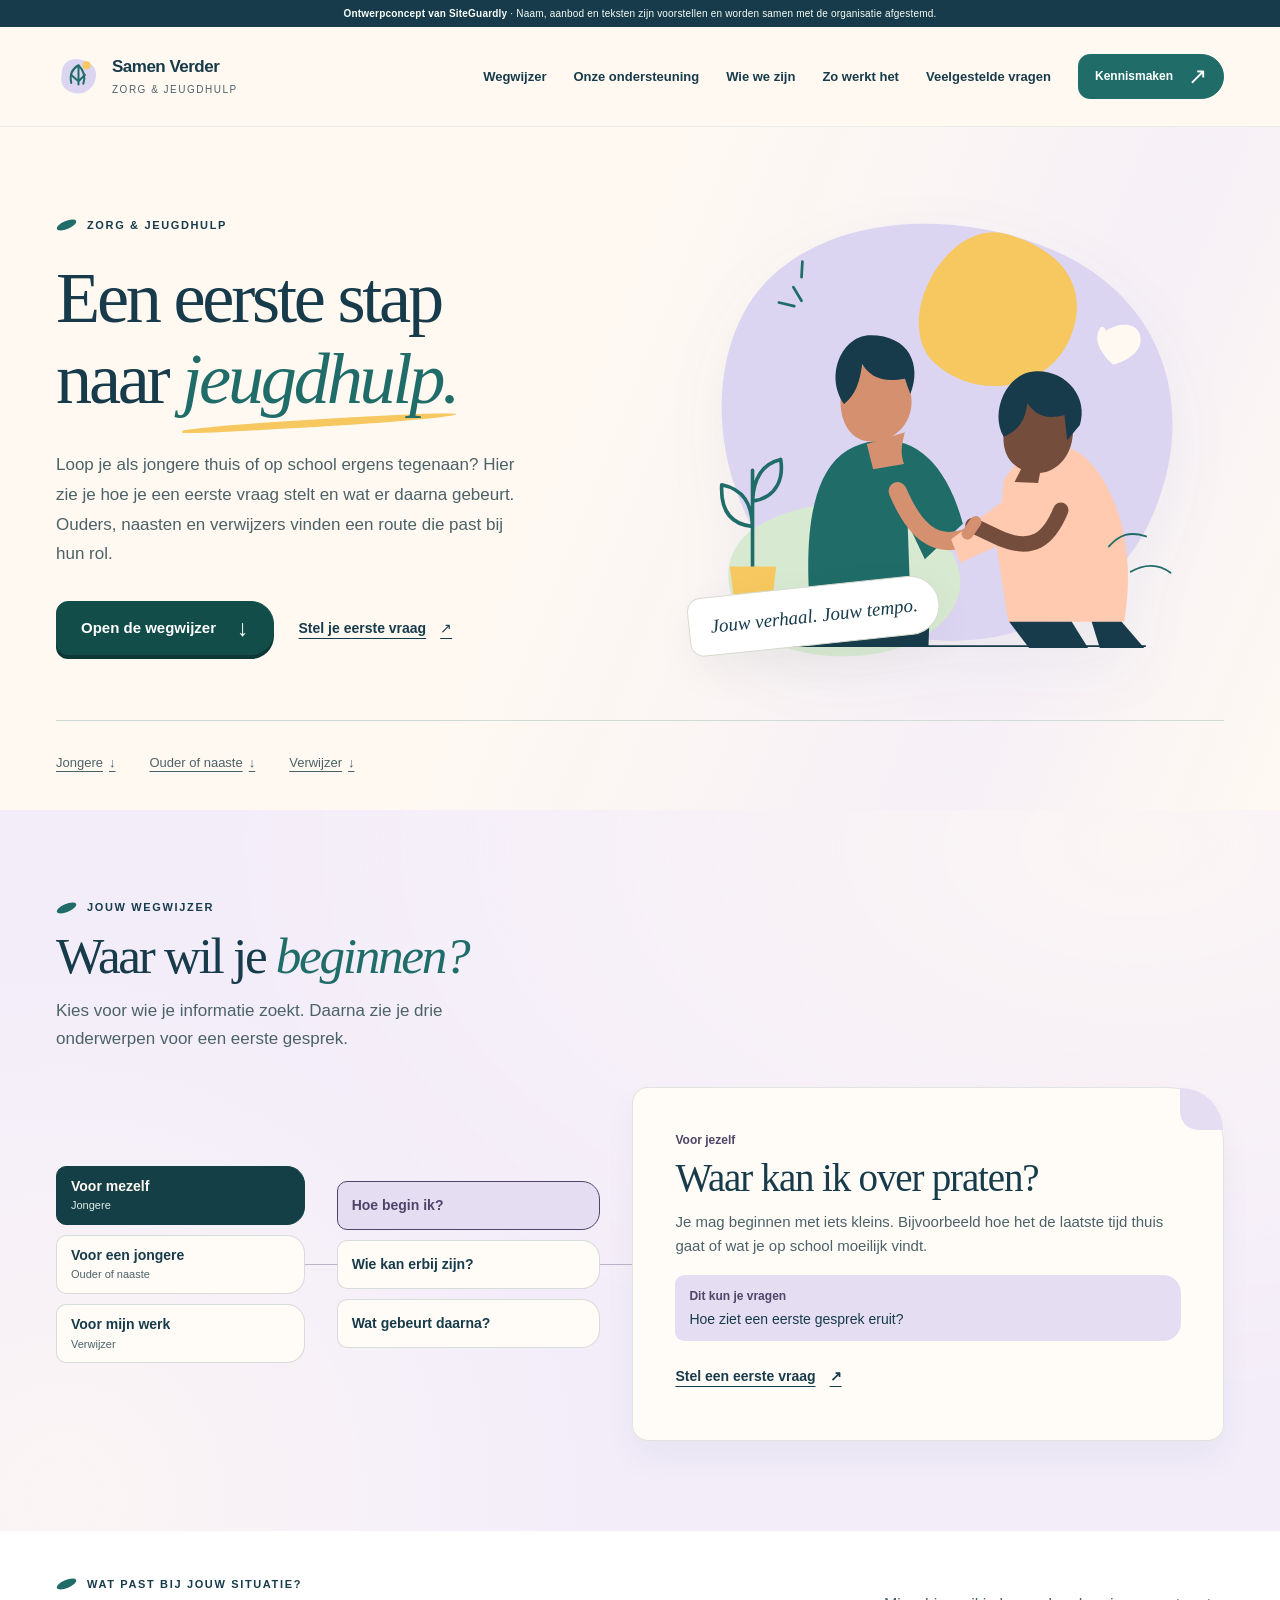
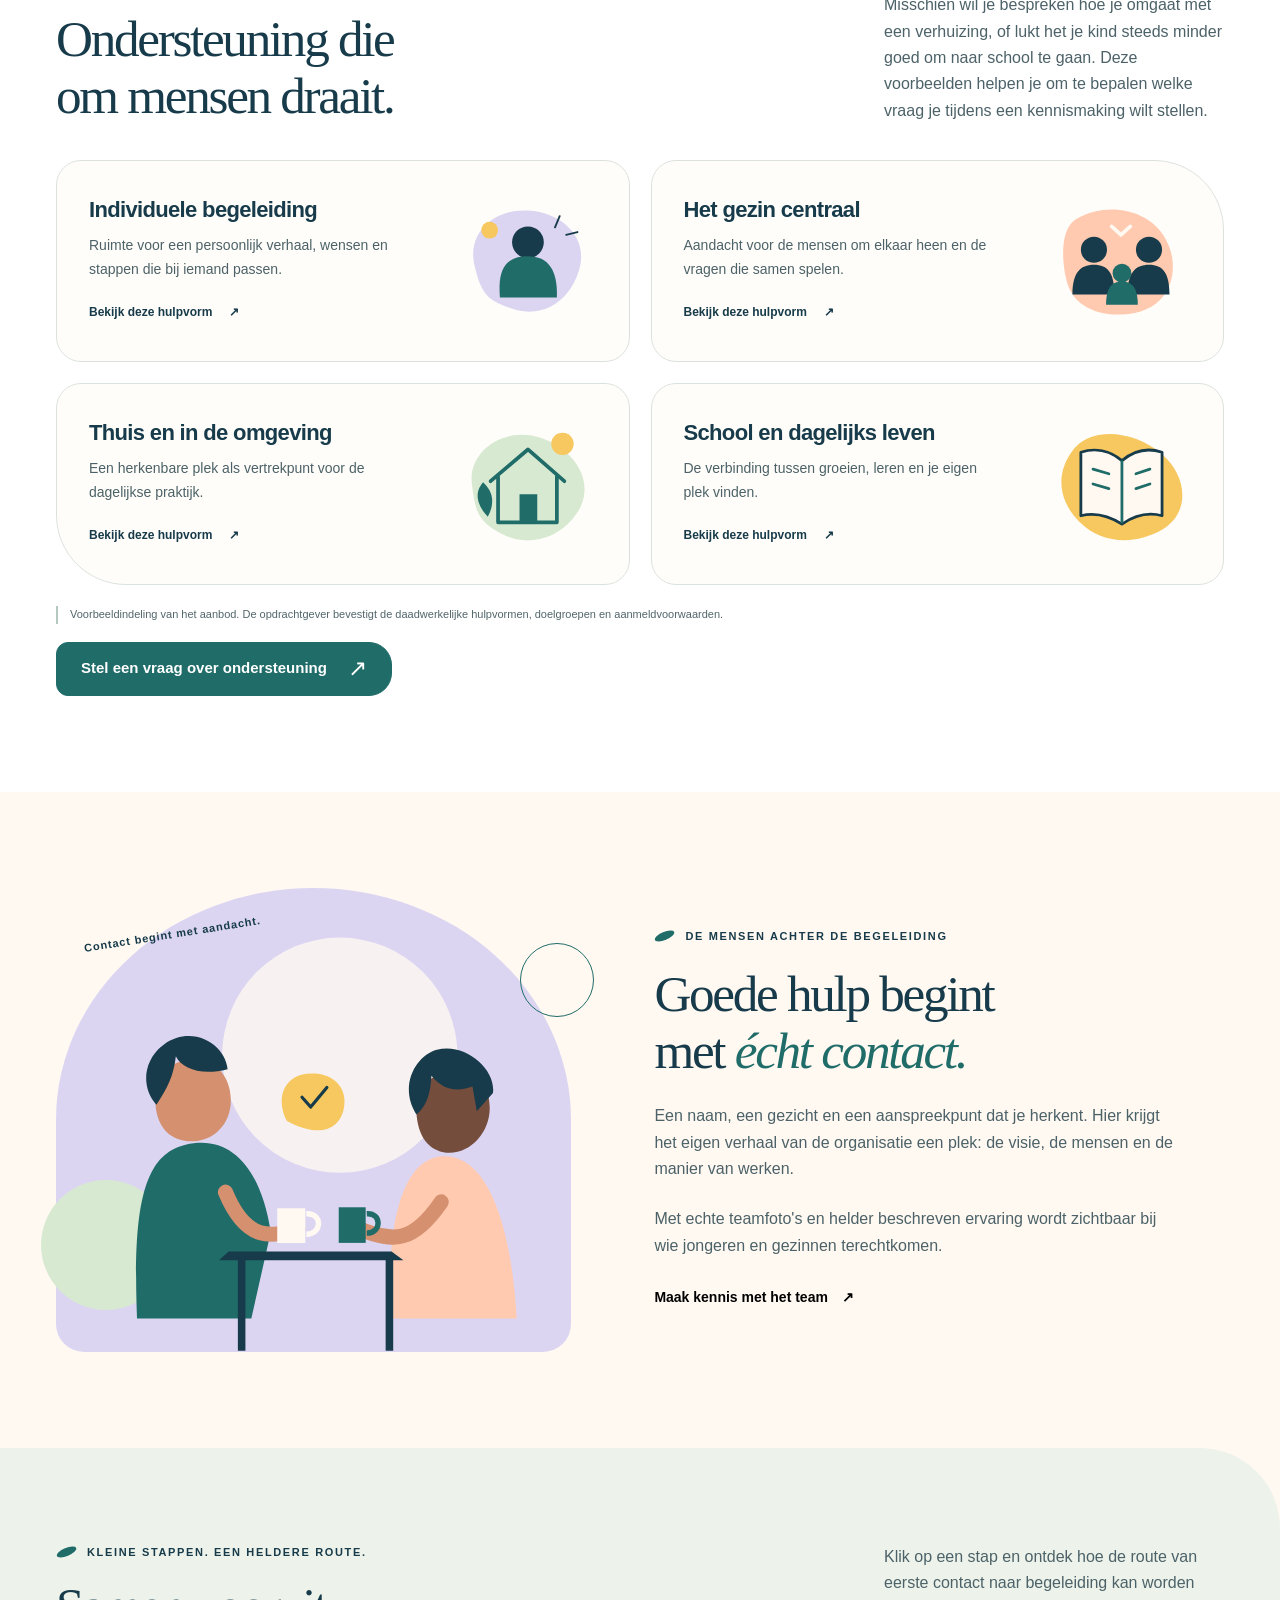
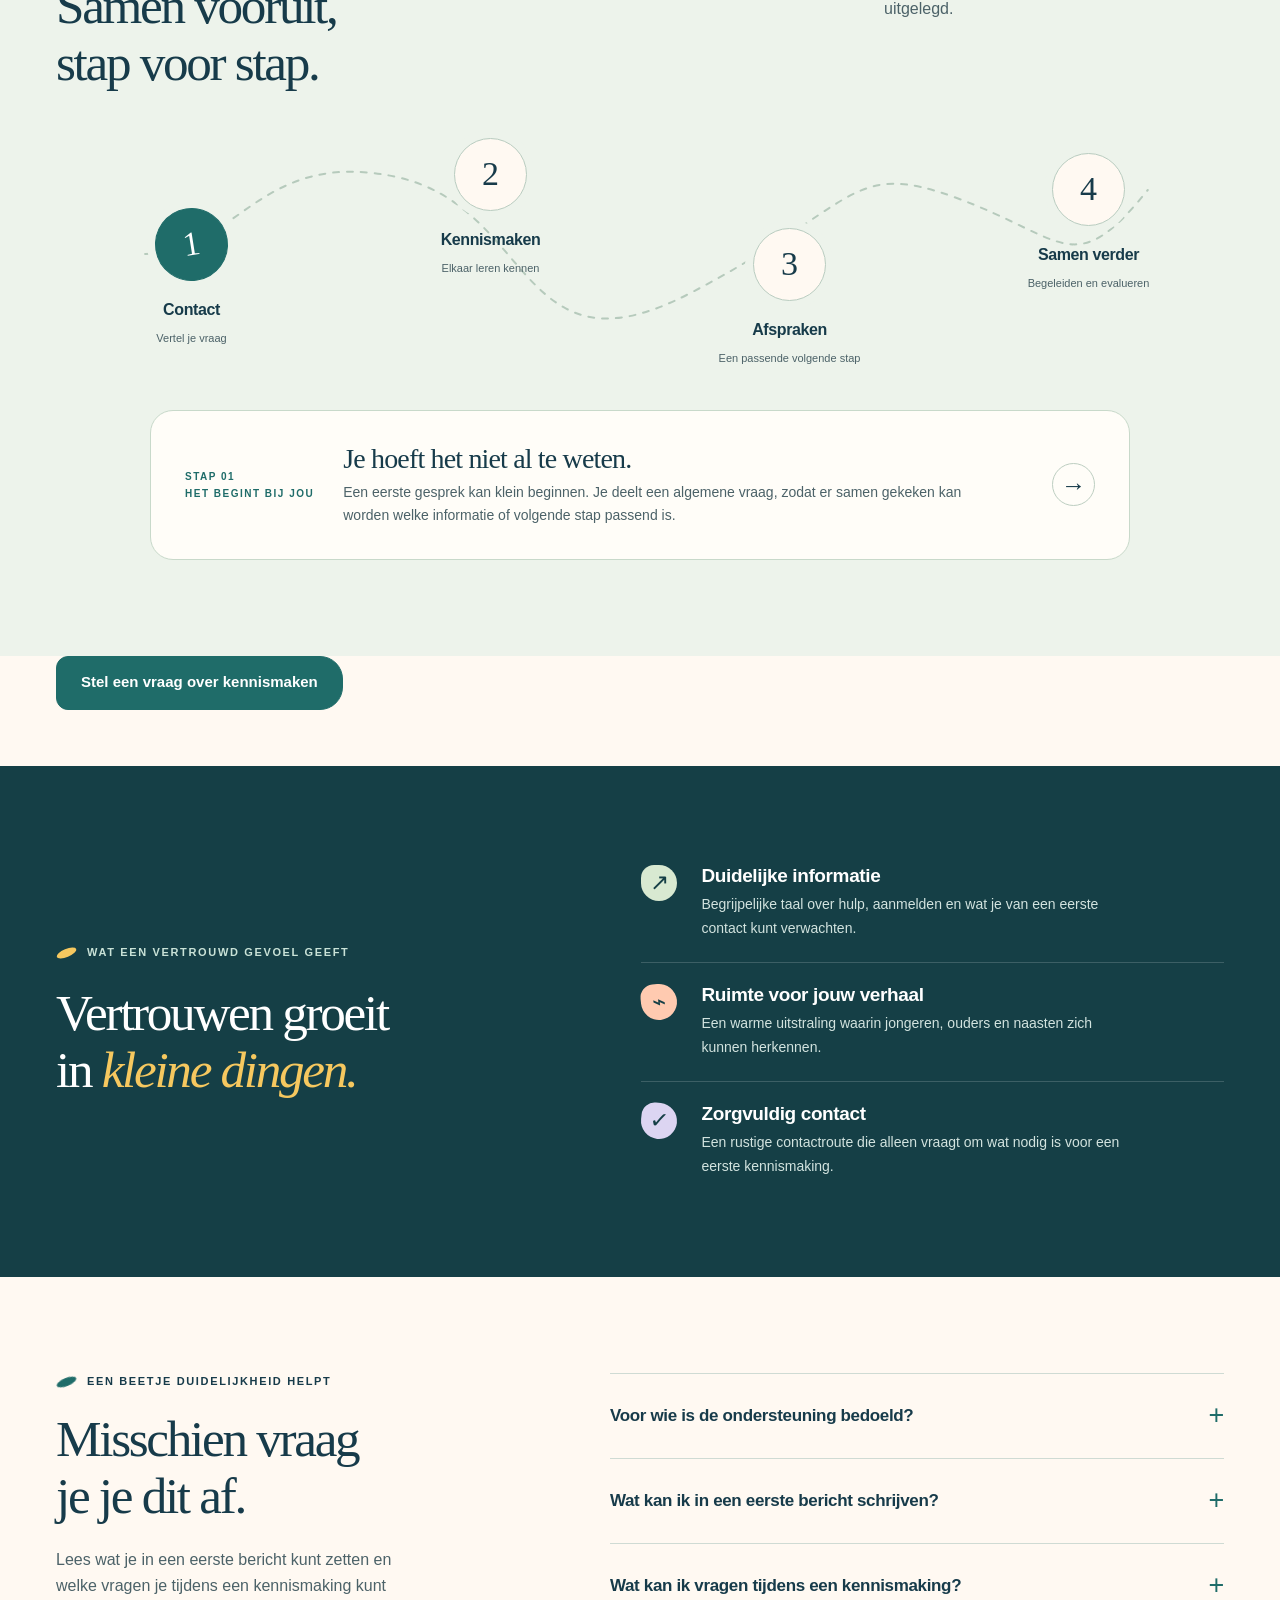
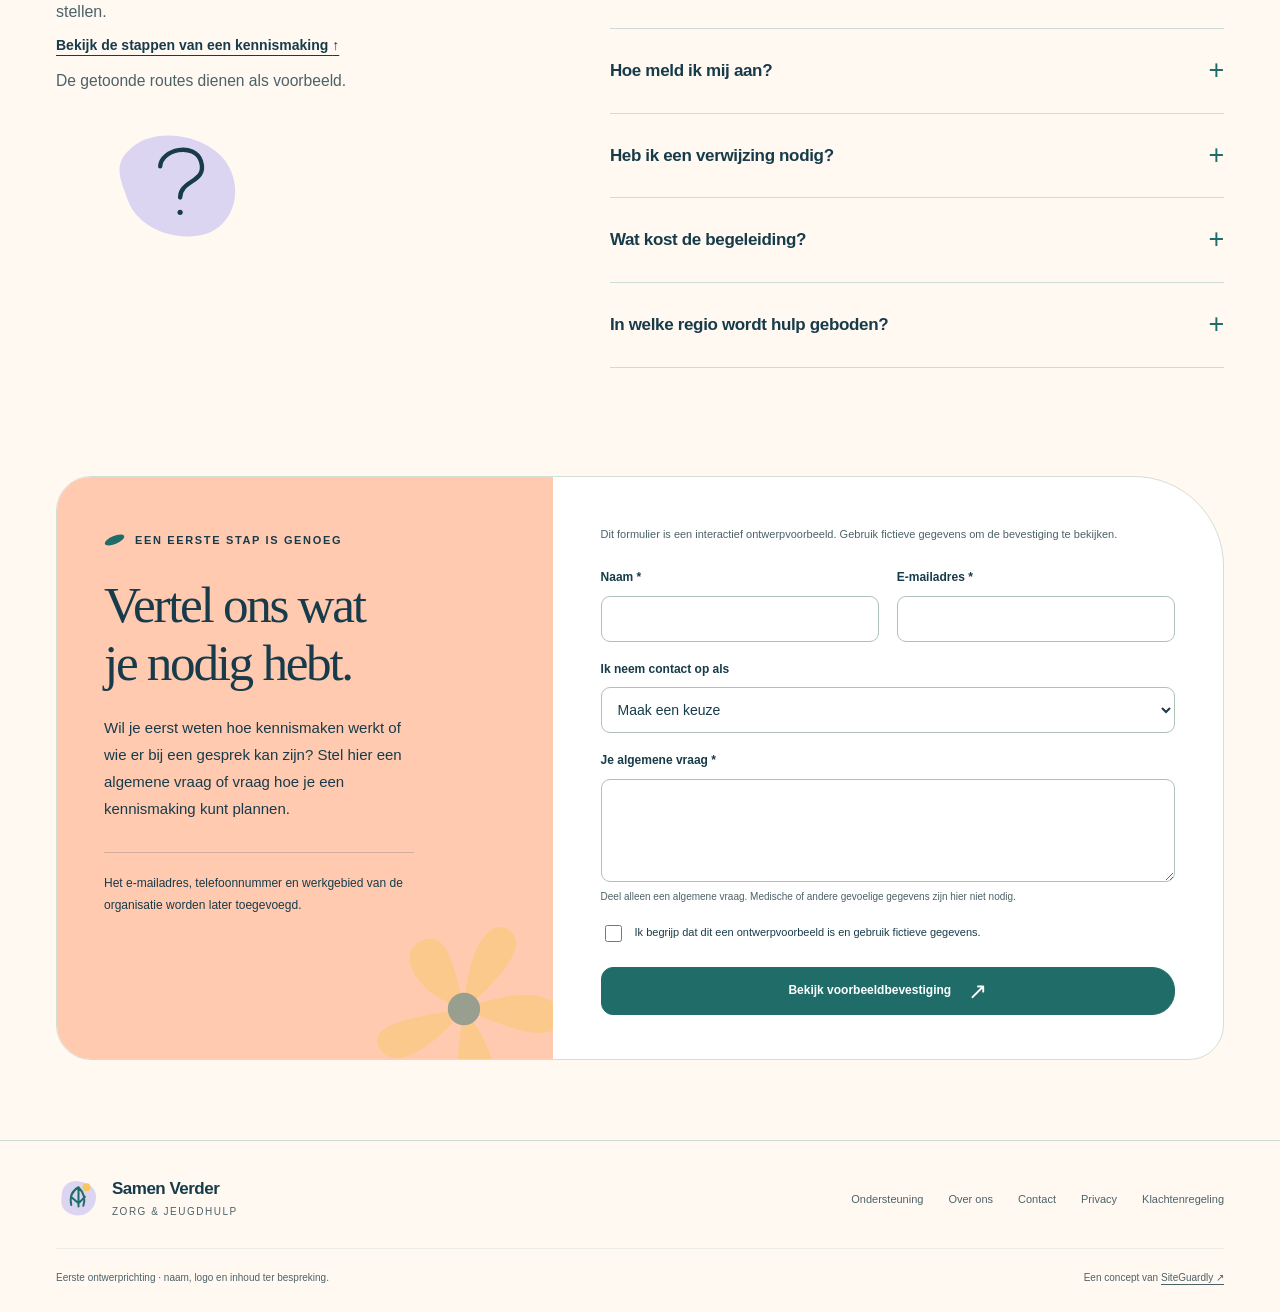
<file: ontwerpconcepten/public-demos/jeugdhulp/index.html>
<!doctype html>
<html lang="nl">
<head>
  <meta charset="utf-8">
  <meta name="viewport" content="width=device-width,initial-scale=1">
  <meta name="robots" content="noindex,nofollow,noarchive">
  <meta name="description" content="Ontwerpconcept voor zorg en jeugdhulp. Bekijk de routes voor jongeren, ouders, naasten en verwijzers, en ontdek hoe een eerste kennismaking kan verlopen.">
  <meta name="theme-color" content="#FFF9F2">
  <title>Een eerste stap naar jeugdhulp | Ontwerpconcept van SiteGuardly</title>
  <meta property="og:type" content="website">
  <meta property="og:locale" content="nl_NL">
  <meta property="og:title" content="Een eerste stap naar jeugdhulp | Ontwerpconcept van SiteGuardly">
  <meta property="og:description" content="Ontwerpconcept voor zorg en jeugdhulp. Bekijk de routes voor jongeren, ouders, naasten en verwijzers, en ontdek hoe een eerste kennismaking kan verlopen.">
  <meta name="twitter:card" content="summary">
  <meta name="twitter:title" content="Een eerste stap naar jeugdhulp | Ontwerpconcept van SiteGuardly">
  <meta name="twitter:description" content="Ontwerpconcept voor zorg en jeugdhulp. Bekijk de routes voor jongeren, ouders, naasten en verwijzers, en ontdek hoe een eerste kennismaking kan verlopen.">
  <link rel="icon" type="image/png" sizes="48x48" href="[data-uri]">
  <style>
    :root{--paper:#fff9f2;--ink:#173b4a;--teal:#1f6c69;--teal-deep:#153f46;--peach:#ffcab0;--yellow:#f6c85f;--lavender:#dcd5f2;--sage:#d8e9d1;--white:#fff;--muted:#4c6268;--line:#cfdbd4;--max:1240px;--shadow:0 15px 45px #173b4a0c;--radius:28px}
    *{box-sizing:border-box}html{scroll-behavior:smooth;scroll-padding-top:130px}body{margin:0;background:var(--paper);color:var(--ink);font-family:"Segoe UI",Arial,sans-serif;font-size:17px;line-height:1.65;-webkit-font-smoothing:antialiased}button,input,select,textarea{font:inherit}button,a{-webkit-tap-highlight-color:transparent}a{color:inherit}button{cursor:pointer}button:disabled{cursor:default}button,a,input,textarea,select{outline-offset:5px}button:focus-visible,a:focus-visible,input:focus-visible,textarea:focus-visible,select:focus-visible,summary:focus-visible{outline:3px solid #9a4b18;outline-offset:5px}svg{display:block;max-width:100%;height:auto}h1,h2,h3,p{margin:0}h1,h2,h3{line-height:1.12;letter-spacing:-.045em}h1,h2{font-family:Georgia,"Times New Roman",serif;font-weight:500}h1{font-size:clamp(52px,5.65vw,82px)}h2{font-size:clamp(36px,4vw,57px)}h3{font-size:22px;font-weight:650;letter-spacing:-.03em}p+p{margin-top:15px}em{font-weight:400;color:var(--teal)}.wrap{max-width:var(--max);padding:0 36px;margin:auto}.eyebrow{display:flex;align-items:center;gap:10px;text-transform:uppercase;font-size:11px;font-weight:750;letter-spacing:.15em;line-height:1.5}.eyebrow:before{content:"";display:block;width:21px;height:8px;border-radius:100%;background:var(--teal);transform:rotate(-22deg)}.section{padding:96px 0}.section-head{display:flex;justify-content:space-between;gap:56px;align-items:end;margin-bottom:36px}.section-head h2{max-width:650px}.section-head p{max-width:340px;font-size:16px;color:var(--muted)}.subline{max-width:640px;margin-top:20px;color:var(--muted)}.button{display:inline-flex;align-items:center;justify-content:center;gap:21px;min-height:54px;background:var(--teal);color:white;border:1px solid var(--teal);padding:13px 24px;border-radius:12px 23px 23px 12px;font-size:15px;font-weight:650;text-decoration:none;transition:background .18s,transform .18s}.button:hover{background:#155955;transform:translateY(-2px)}.button .arrow{font-size:23px;font-weight:400;line-height:1}.button.light{color:var(--ink);background:var(--paper);border-color:var(--paper)}.button.light:hover{background:var(--sage)}.text-link{display:inline-flex;align-items:center;gap:14px;text-underline-offset:5px;font-size:14px;font-weight:600}.text-link:hover{color:var(--teal)}.skip{position:absolute;left:20px;top:-100px;background:var(--ink);color:white;padding:12px 18px;z-index:100}.skip:focus{top:12px}.concept-note{background:var(--ink);color:#f8fff9;text-align:center;padding:6px 18px;font-size:10px;letter-spacing:.02em;line-height:1.5}.concept-note strong{font-weight:700}.site-header{position:sticky;top:0;z-index:40;background:#fff9f2f5;border-bottom:1px solid #173b4a12;backdrop-filter:blur(12px)}.header-inner{display:flex;align-items:center;justify-content:space-between;gap:25px;height:99px}.brand{display:flex;align-items:center;gap:11px;text-decoration:none;line-height:1.2;flex-shrink:0}.brand-mark{width:45px;height:45px;flex-shrink:0}.brand strong{display:block;font-size:17px;letter-spacing:-.03em}.brand small{display:block;font-size:10px;text-transform:uppercase;letter-spacing:.15em;margin-top:6px;color:var(--muted)}.nav{display:flex;align-items:center;gap:27px}.nav a{text-decoration:none;font-size:13px;font-weight:600}.nav>a:hover{text-decoration:underline;text-underline-offset:6px}.nav .button{font-size:12px;min-height:43px;padding:10px 16px;gap:15px}.menu-button{display:none;align-items:center;justify-content:center;width:44px;height:44px;border:1px solid var(--line);background:transparent;border-radius:50%;padding:10px;color:var(--ink)}.menu-button svg{width:22px}.hero{position:relative;overflow:hidden;padding:64px 0 0}.hero-grid{display:grid;grid-template-columns:1.05fr 1fr;align-items:center;gap:24px;position:relative;z-index:1}.hero-copy{padding:16px 0 55px}.hero-copy .eyebrow{margin-bottom:25px}.hero h1{max-width:660px}.hero h1 em{display:inline-block;position:relative;white-space:nowrap}.hero h1 em:after{content:"";height:8px;position:absolute;left:0;right:0;bottom:-7px;background:var(--yellow);border-radius:70% 30% 80% 20%;z-index:-1;transform:rotate(-3deg)}.hero p{max-width:460px;margin-top:30px;font-size:17px;color:var(--muted);line-height:1.75}.hero-actions{display:flex;flex-wrap:wrap;gap:25px;align-items:center;margin-top:32px}.hero-art{position:relative;align-self:stretch;display:flex;align-items:center;min-width:0;padding-left:14px;padding-bottom:12px}.hero-art .main-art{width:100%;min-width:0;overflow:visible}.art-note{position:absolute;left:4%;bottom:14%;transform:rotate(-6deg);border:1px solid #d7dacf;background:white;padding:13px 21px;border-radius:14px 30px 30px 14px;font-family:Georgia,serif;font-style:italic;font-size:19px;box-shadow:var(--shadow)}.hero-line{position:absolute;right:-30px;top:25%;width:160px;opacity:.5;pointer-events:none}.hero-bottom{display:flex;gap:34px;align-items:center;border-top:1px solid var(--line);padding:20px 0 25px;font-size:12px;color:var(--muted)}.hero-bottom span{display:flex;gap:9px;align-items:center}.hero-bottom span:before{content:"";width:6px;height:6px;background:var(--teal);border-radius:100%;flex-shrink:0}.audience{background:#fff;padding:58px 0 65px;border-radius:65px 0 0 0}.audience-header{display:flex;align-items:center;justify-content:space-between;gap:30px;margin-bottom:24px}.audience-header h2{font-family:inherit;font-size:23px;letter-spacing:-.035em;font-weight:600}.audience-header p{font-size:13px;color:var(--muted)}.audience-grid{display:grid;grid-template-columns:repeat(3,minmax(0,1fr));gap:17px}.audience-card{border:0;text-align:left;color:var(--ink);border-radius:22px 22px 50px 22px;padding:27px 26px 24px;display:grid;grid-template-columns:1fr auto;gap:7px;position:relative;transition:transform .2s,box-shadow .2s}.audience-card:nth-child(1){background:var(--lavender)}.audience-card:nth-child(2){background:var(--peach)}.audience-card:nth-child(3){background:var(--sage)}.audience-card:hover{transform:translateY(-4px);box-shadow:0 9px 24px #173b4a16}.audience-card small{font-size:10px;letter-spacing:.15em;text-transform:uppercase}.audience-card strong{display:block;font-size:25px;letter-spacing:-.04em;font-weight:600}.audience-card .description{grid-column:1/-1;font-size:13px;max-width:260px;line-height:1.65}.round-arrow{display:flex;align-items:center;justify-content:center;width:37px;height:37px;border:1px solid #173b4a42;border-radius:50%;font-size:25px;grid-row:1/3;grid-column:2;align-self:center}.services{background:#fff;padding-top:45px}.services .eyebrow{margin-bottom:17px}.service-grid{display:grid;grid-template-columns:repeat(2,minmax(0,1fr));gap:21px}.service-card{position:relative;display:grid;grid-template-columns:1fr 140px;align-items:center;gap:15px;border:1px solid #dbe2dd;background:#fffdf9;padding:30px 32px;border-radius:25px;overflow:hidden;text-align:left;color:var(--ink);transition:border-color .2s,transform .2s}.service-card:nth-child(2){border-radius:25px 70px 25px 25px}.service-card:nth-child(3){border-radius:25px 25px 25px 70px}.service-card:hover{border-color:var(--teal);transform:translateY(-3px)}.service-card h3{margin-bottom:12px}.service-card p{font-size:14px;line-height:1.7;max-width:320px;color:var(--muted)}.service-card .tiny-link{display:inline-flex;align-items:center;gap:17px;margin-top:21px;font-size:12px;font-weight:700}.service-art{width:140px;height:140px}.proposal-note{font-size:11px!important;line-height:1.6!important;color:#52666b!important;border-left:2px solid #b5c9c1;padding-left:12px;margin-top:21px!important;max-width:780px!important}.about{position:relative;overflow:hidden}.about-grid{display:grid;grid-template-columns:.95fr 1.05fr;gap:83px;align-items:center}.about-art{position:relative;background:var(--lavender);border-radius:50% 50% 28px 28px;min-height:440px;display:flex;align-items:end;justify-content:center;isolation:isolate}.about-art:before{content:"";position:absolute;left:-15px;bottom:42px;width:130px;height:130px;background:var(--sage);border-radius:50%;z-index:-1}.about-art:after{content:"";position:absolute;right:-23px;top:12%;width:72px;height:72px;border:1px solid var(--teal);border-radius:100%;z-index:-1}.about-art svg{width:90%;height:auto}.about-label{position:absolute;left:27px;top:37px;font-size:11px;letter-spacing:.08em;transform:rotate(-9deg);font-weight:600}.about-copy .eyebrow{margin-bottom:20px}.about-copy p{margin-top:24px;color:var(--muted);font-size:16px;max-width:520px}.about-copy .text-link{margin-top:27px}.journey{background:#edf3eb;border-radius:0 80px 0 0}.journey .section-head{align-items:start}.journey .eyebrow{margin-bottom:17px}.journey-board{position:relative;height:263px;margin:35px 0 19px}.journey-line{position:absolute;width:100%;height:100%;inset:0;pointer-events:none}.journey-tabs{display:grid;grid-template-columns:repeat(4,minmax(0,1fr));position:relative;z-index:1;gap:28px;height:100%;align-items:start}.step{border:0;background:transparent;text-align:center;color:var(--ink);padding:0 5px;position:relative}.step:nth-child(1){margin-top:80px}.step:nth-child(2){margin-top:10px}.step:nth-child(3){margin-top:100px}.step:nth-child(4){margin-top:25px}.step-number{display:flex;align-items:center;justify-content:center;width:73px;height:73px;border-radius:50%;background:#fff9f2;border:1px solid #b9ccc0;box-shadow:0 0 0 8px #edf3eb;transition:background .2s,color .2s,transform .2s;margin:auto auto 16px;font-family:Georgia,serif;font-size:34px}.step[aria-selected=true] .step-number{background:var(--teal);border-color:var(--teal);color:white;transform:rotate(-9deg)}.step:hover .step-number{transform:translateY(-4px)}.step strong{display:block;font-size:16px;font-weight:650;letter-spacing:-.025em}.step small{font-size:11px;color:var(--muted)}.step-panel{display:grid;grid-template-columns:auto 1fr auto;gap:29px;align-items:center;padding:28px 34px;border:1px solid #c8d9ca;border-radius:23px;background:#fffdf8;min-height:150px;max-width:980px;margin:0 auto}.step-panel .panel-kicker{font-size:10px;font-weight:700;letter-spacing:.15em;text-transform:uppercase;line-height:1.7;color:var(--teal)}.step-panel h3{font-family:Georgia,serif;font-size:28px;margin-bottom:7px;font-weight:400}.step-panel p{font-size:14px;color:var(--muted);max-width:625px}.step-panel .panel-next{width:43px;height:43px;border-radius:50%;border:1px solid #bdcec1;background:transparent;color:var(--ink);font-size:25px}.step-panel .panel-next:hover{background:var(--sage)}.values{padding:78px 0;background:var(--teal-deep);color:white;position:relative;overflow:hidden}.values-grid{display:grid;grid-template-columns:1fr 1.2fr;gap:100px;align-items:center}.values h2{font-size:clamp(39px,4vw,58px);max-width:450px}.values h2 em{color:var(--yellow)}.values .eyebrow{color:#c9e2d7;margin-bottom:23px}.values .eyebrow:before{background:var(--yellow)}.value-row{display:grid;grid-template-columns:36px 1fr;gap:24px;padding:21px 0;border-bottom:1px solid #ffffff2b}.value-row:last-child{border-bottom:0}.value-icon{width:36px;height:36px;background:var(--sage);border-radius:13px 50% 50% 50%;color:var(--teal-deep);font-size:23px;display:flex;justify-content:center;align-items:center}.value-row:nth-child(2) .value-icon{background:var(--peach);transform:rotate(-6deg)}.value-row:nth-child(3) .value-icon{background:var(--lavender);transform:rotate(6deg)}.value-row h3{font-size:19px;font-weight:600;margin-bottom:7px;letter-spacing:-.02em}.value-row p{font-size:14px;color:#d2e3df;max-width:440px;line-height:1.7}.faq-grid{display:grid;grid-template-columns:.85fr 1.15fr;gap:100px;align-items:start}.faq .eyebrow{margin-bottom:20px}.faq-copy>p{margin-top:22px;color:var(--muted);font-size:16px;max-width:350px}.faq-blob{width:130px;margin:36px 0 0 60px}.faq details{border-bottom:1px solid var(--line)}.faq details:first-child{border-top:1px solid var(--line)}.faq summary{list-style:none;cursor:pointer;display:flex;align-items:center;justify-content:space-between;gap:30px;padding:23px 0;font-size:17px;font-weight:600;letter-spacing:-.02em;line-height:1.4}.faq summary::-webkit-details-marker{display:none}.faq summary:after{content:"+";font-weight:400;font-size:27px;color:var(--teal);flex-shrink:0}.faq details[open] summary:after{content:"−"}.faq details p{padding:0 40px 24px 0;font-size:14px;color:var(--muted);line-height:1.8}.contact{padding-top:12px;padding-bottom:80px}.contact-shell{display:grid;grid-template-columns:.85fr 1.15fr;border-radius:35px 90px 35px 35px;overflow:hidden;border:1px solid #d4ded4;background:#fff}.contact-copy{background:var(--peach);padding:55px 47px;position:relative;overflow:hidden}.contact-copy .eyebrow{margin-bottom:28px}.contact-copy h2{font-size:clamp(38px,4vw,53px)}.contact-copy>p{font-size:15px;margin-top:23px;max-width:310px;line-height:1.8}.contact-copy .contact-note{border-top:1px solid #173b4a33;margin-top:30px;padding-top:20px;font-size:12px;line-height:1.8}.contact-copy .flower{position:absolute;right:-5px;bottom:-45px;width:190px;opacity:.45;pointer-events:none}.contact-form-wrap{padding:48px 48px 44px;position:relative}.form-note{font-size:11px;color:var(--muted);margin-bottom:23px;line-height:1.8}.field-row{display:grid;grid-template-columns:1fr 1fr;gap:18px}.field{margin-bottom:18px}label{display:block;font-size:12px;font-weight:650;margin-bottom:8px}input,select,textarea{display:block;width:100%;border:1px solid #aec2b8;border-radius:9px;padding:11px 12px;font-size:14px;background:white;color:var(--ink);line-height:1.5;min-height:46px}textarea{min-height:103px;resize:vertical}input:focus,select:focus,textarea:focus{border-color:var(--teal)}.check{display:flex;align-items:start;gap:10px;font-size:11px;font-weight:400;line-height:1.7;margin-top:10px;margin-bottom:22px}.check input{width:17px;min-height:17px;height:17px;flex-shrink:0;margin-top:2px;accent-color:var(--teal)}.field-hint{font-size:10px;color:var(--muted);margin-top:7px;line-height:1.6}.contact-form-wrap .button{font-size:12px;min-height:48px;padding:11px 18px;width:100%;gap:17px}.success-box{padding:40px 0;min-height:400px;display:flex;flex-direction:column;align-items:start;justify-content:center}.success-icon{display:flex;width:66px;height:66px;align-items:center;justify-content:center;border-radius:50%;background:var(--sage);font-size:29px;color:var(--teal);margin-bottom:25px}.success-box h3{font-family:Georgia,serif;font-size:35px;font-weight:400;max-width:380px}.success-box p{font-size:15px;line-height:1.85;margin-top:17px;color:var(--muted)}.success-box .example-caption{font-size:11px;background:#f2f5ef;padding:12px 15px;border-radius:10px}.success-box .text-link{margin-top:25px;border:0;padding:0;background:transparent}.footer{border-top:1px solid var(--line);padding:35px 0 25px}.footer-top{display:flex;justify-content:space-between;align-items:center;gap:30px}.footer-nav{display:flex;gap:25px;align-items:center;flex-wrap:wrap}.footer-nav a,.footer-nav button{border:0;padding:0;background:transparent;text-decoration:none;font-size:11px;color:var(--muted)}.footer-nav a:hover,.footer-nav button:hover{text-decoration:underline;text-underline-offset:4px}.footer-bottom{display:flex;justify-content:space-between;gap:30px;margin-top:27px;padding-top:21px;border-top:1px solid #173b4a15;font-size:10px;color:var(--muted)}.footer-bottom a{text-underline-offset:3px}.modal{border:1px solid var(--line);border-radius:27px;padding:0;background:var(--paper);color:var(--ink);max-width:620px;width:calc(100% - 36px);max-height:85vh;box-shadow:0 30px 100px #173b4a42}.modal::backdrop{background:#173b4a80;backdrop-filter:blur(4px)}.modal-inner{padding:40px;position:relative}.modal .eyebrow{margin-bottom:24px}.modal h2{font-size:38px;max-width:480px;padding-right:20px}.modal p{margin-top:20px;font-size:15px;line-height:1.85;color:var(--muted)}.modal .modal-note{border-top:1px solid var(--line);padding-top:18px;font-size:11px;line-height:1.8}.modal-actions{display:flex;gap:19px;flex-wrap:wrap;align-items:center;margin-top:29px}.modal-actions .button{font-size:12px;min-height:46px;padding:10px 16px}.close-modal{position:absolute;right:18px;top:17px;border:1px solid var(--line);background:transparent;color:var(--ink);width:33px;height:33px;border-radius:100%;font-size:21px;line-height:1}.close-modal:hover{background:var(--sage)}[hidden]{display:none!important}
    @media(min-width:1441px){.hero{padding-top:75px}.hero-copy{padding-bottom:75px}.hero-art{padding-right:5px}}
    @media(max-width:1100px){.wrap{padding-left:28px;padding-right:28px}.nav{gap:19px}.nav a{font-size:12px}.header-inner{height:88px;gap:18px}.brand strong{font-size:15px}.brand small{font-size:9px}.hero-grid{gap:5px;grid-template-columns:1.08fr 1fr}.hero h1{font-size:62px}.hero-copy p{font-size:16px}.hero-actions{gap:20px}.hero-actions .text-link{font-size:12px}.hero-art{padding-left:5px}.art-note{font-size:16px;left:0;bottom:13%;padding:9px 15px}.section{padding:76px 0}.about-grid{gap:50px}.about-art{min-height:385px}.service-card{grid-template-columns:1fr 105px;padding:27px 24px}.service-art{width:105px;height:120px}.service-card h3{font-size:20px}.values-grid,.faq-grid{gap:65px}.contact-copy{padding:45px 34px}.contact-form-wrap{padding:40px 32px}.step-panel{padding:24px 27px}}
    @media(max-width:900px){.header-inner{height:84px}.menu-button{display:flex}.nav{display:none;position:absolute;top:100%;left:0;right:0;background:var(--paper);padding:20px 28px 27px;border-bottom:1px solid var(--line);box-shadow:0 16px 24px #173b4a14;align-items:stretch;gap:0}.nav.is-open{display:flex;flex-direction:column}.nav>a{padding:12px 0;font-size:15px}.nav .button{margin-top:10px;padding:12px 20px;align-self:start;font-size:13px}.hero{padding-top:47px}.hero-grid{grid-template-columns:1fr .9fr;gap:8px}.hero h1{font-size:57px}.hero p{font-size:15px;max-width:390px;margin-top:25px}.hero-copy{padding-bottom:40px}.hero-copy .eyebrow{font-size:10px;margin-bottom:21px}.hero-actions{margin-top:24px;gap:16px;align-items:start;flex-direction:column}.hero-actions .button{min-height:50px;font-size:13px;padding:12px 18px}.hero-bottom{gap:18px;font-size:10px}.hero-art{padding-bottom:35px}.art-note{font-size:14px;bottom:20%;left:-5%;padding:9px 13px}.audience{padding:45px 0 52px}.audience-card{padding:21px 19px;border-radius:20px 20px 39px 20px}.audience-card strong{font-size:21px}.audience-card .description{font-size:12px}.round-arrow{width:30px;height:30px;font-size:21px}.section-head{gap:30px;align-items:start}.section-head p{max-width:270px;font-size:14px}.service-card{grid-template-columns:1fr 80px;padding:26px 23px;gap:8px}.service-art{width:80px;height:100px}.service-card p{font-size:13px}.about-grid{gap:39px}.about-art{min-height:350px}.about-copy h2{font-size:40px}.about-copy p{font-size:14px}.values-grid{gap:45px;grid-template-columns:.9fr 1.1fr}.values h2{font-size:43px}.value-row{gap:16px}.faq-grid{gap:47px}.faq summary{font-size:15px;gap:15px}.faq-copy>p{font-size:14px}.contact-shell{grid-template-columns:.8fr 1.2fr;border-radius:28px 65px 28px 28px}.contact-copy{padding:39px 27px}.contact-copy h2{font-size:38px}.contact-copy>p{font-size:14px}.contact-form-wrap{padding:36px 27px}.field-row{grid-template-columns:1fr;gap:0}.contact-copy .flower{bottom:22px;width:150px}.footer-top{align-items:start}.footer-nav{gap:15px;justify-content:end}.footer .brand strong{font-size:14px}}
    @media(max-width:680px){html{scroll-padding-top:115px}.wrap{padding:0 22px}.concept-note{font-size:9px;padding:6px 12px}.concept-note span{display:none}.header-inner{height:75px}.brand-mark{width:39px;height:39px}.brand strong{font-size:15px}.brand small{font-size:8px;margin-top:5px}.menu-button{width:39px;height:39px}.hero{padding-top:34px}.hero-grid{grid-template-columns:1fr;gap:0}.hero-copy{padding:9px 0 20px}.hero h1{font-size:clamp(48px,11vw,68px);max-width:520px;line-height:1.09}.hero-copy .eyebrow{font-size:10px;margin-bottom:23px}.hero h1 em:after{bottom:-5px;height:6px}.hero p{font-size:15px;line-height:1.85;max-width:470px;margin-top:25px}.hero-actions{flex-direction:row;align-items:center;gap:20px;margin-top:27px}.hero-actions .text-link{font-size:11px;gap:9px}.hero-art{max-width:430px;width:100%;margin:0 auto;padding:0 14px 15px;min-height:0}.hero-art .main-art{width:100%;max-height:390px}.art-note{font-size:15px;left:0;bottom:16%;padding:9px 16px}.hero-line{display:none}.hero-bottom{padding:17px 0 20px;gap:12px;flex-wrap:wrap;font-size:9px;justify-content:center}.hero-bottom span{gap:6px}.hero-bottom span:before{width:4px;height:4px}.audience{padding:37px 0 40px;border-radius:40px 0 0 0}.audience-header{display:block;margin-bottom:20px}.audience-header h2{font-size:22px}.audience-header p{margin-top:9px;font-size:12px}.audience-grid{grid-template-columns:1fr;gap:12px}.audience-card{padding:20px 23px;grid-template-columns:1fr auto;gap:4px;border-radius:19px 19px 40px 19px}.audience-card strong{font-size:25px}.audience-card small{font-size:9px}.audience-card .description{font-size:12px;max-width:none;grid-column:1}.round-arrow{grid-row:1/4;align-self:center;width:39px;height:39px;font-size:25px}.section{padding:58px 0}.section-head{display:block;margin-bottom:27px}.section-head p{max-width:100%;margin-top:18px;font-size:14px}.section-head h2{font-size:39px;max-width:430px}.services{padding-top:24px}.services .eyebrow{margin-bottom:17px}.service-grid{grid-template-columns:1fr;gap:14px}.service-card{grid-template-columns:1fr 103px;padding:25px 24px;gap:10px;border-radius:22px!important}.service-card h3{font-size:21px}.service-card p{font-size:13px}.service-art{width:103px;height:117px}.service-card .tiny-link{font-size:11px;margin-top:19px}.proposal-note{font-size:10px!important;margin-top:20px!important}.about-grid{grid-template-columns:1fr;gap:34px}.about-art{width:calc(100% - 26px);min-height:0;max-width:380px;margin:0 auto}.about-art svg{max-height:390px;max-width:330px}.about-art:before{width:100px;height:100px}.about-art:after{right:-15px;top:15%;height:55px;width:55px}.about-label{left:25px;top:35px;font-size:10px}.about-copy h2{font-size:41px;max-width:430px}.about-copy p{font-size:15px;margin-top:20px}.about-copy .text-link{font-size:13px;margin-top:23px}.journey{border-radius:0 45px 0 0}.journey .section-head h2{max-width:390px}.journey-board{height:auto;margin:24px 0}.journey-line{display:none}.journey-tabs{grid-template-columns:1fr 1fr;gap:13px;height:auto}.step{display:grid;grid-template-columns:41px 1fr;align-items:center;gap:12px;text-align:left;padding:15px 12px;margin-top:0!important;background:#ffffff7a;border:1px solid #c8d9ca;border-radius:17px;min-height:90px}.step-number{font-size:25px;width:41px;height:41px;box-shadow:none;margin:0;grid-row:1/3}.step strong{font-size:12px;line-height:1.4;align-self:end}.step small{font-size:9px;line-height:1.4;align-self:start}.step[aria-selected=true]{background:#fffdf8;border-color:var(--teal)}.step[aria-selected=true] .step-number{transform:rotate(-8deg)}.step-panel{padding:23px 22px;grid-template-columns:1fr auto;gap:15px;min-height:215px}.step-panel .panel-kicker{grid-column:1/-1;font-size:9px}.step-panel h3{font-size:26px;margin-bottom:12px}.step-panel p{font-size:13px;line-height:1.8}.step-panel .panel-next{align-self:center;width:36px;height:36px;font-size:23px}.values{padding:58px 0}.values-grid{grid-template-columns:1fr;gap:25px}.values h2{font-size:44px;max-width:410px}.values .eyebrow{margin-bottom:20px}.value-row{padding:21px 0;gap:20px}.value-row h3{font-size:20px}.value-row p{font-size:13px}.faq-grid{grid-template-columns:1fr;gap:25px}.faq h2{max-width:410px;font-size:42px}.faq-copy>p{max-width:430px;font-size:14px}.faq-blob{display:none}.faq summary{padding:23px 0;font-size:15px;line-height:1.6;gap:25px}.faq details p{font-size:13px;padding-right:22px}.contact{padding-top:10px;padding-bottom:54px}.contact-shell{grid-template-columns:1fr;border-radius:25px 60px 25px 25px}.contact-copy{padding:36px 28px 31px}.contact-copy h2{max-width:340px;font-size:42px}.contact-copy .eyebrow{margin-bottom:22px}.contact-copy>p{max-width:340px;font-size:14px}.contact-copy .contact-note{font-size:11px;margin-top:21px;padding-top:16px;max-width:240px}.contact-copy .flower{width:130px;bottom:-38px;right:-7px}.contact-form-wrap{padding:29px 25px 32px}.field-row{grid-template-columns:1fr 1fr;gap:12px}.field{margin-bottom:16px}label{font-size:11px}input,textarea,select{font-size:14px;min-height:46px}.form-note{font-size:10px;margin-bottom:21px}.check{font-size:10px}.success-box{min-height:350px;padding:20px 0}.success-box h3{font-size:33px}.success-box p{font-size:14px}.footer{padding-top:29px}.footer-top{display:block}.footer-nav{margin-top:25px;justify-content:start;gap:21px}.footer-bottom{font-size:9px;gap:15px;line-height:1.7;margin-top:24px}.modal-inner{padding:37px 26px 29px}.modal h2{font-size:33px}.modal p{font-size:14px}.modal .eyebrow{font-size:9px}.modal-actions{gap:17px}.modal-actions .text-link{font-size:12px}}
    @media(max-width:370px){.wrap{padding-left:18px;padding-right:18px}.hero h1{font-size:47px}.hero-actions{gap:17px;align-items:start;flex-direction:column}.hero-art{padding-left:9px;padding-right:9px}.art-note{font-size:13px}.hero-bottom{justify-content:start;gap:8px 14px}.hero-bottom span{font-size:9px}.service-card{grid-template-columns:1fr 80px;padding:22px 19px}.service-art{width:80px;height:100px}.service-card h3{font-size:20px}.step{grid-template-columns:32px 1fr;gap:9px;padding:13px 10px}.step-number{height:32px;width:32px;font-size:21px}.step strong{font-size:11px}.step small{font-size:8px}.contact-copy{padding-left:23px;padding-right:23px}.contact-copy h2{font-size:38px}.contact-form-wrap{padding-left:22px;padding-right:22px}.field-row{grid-template-columns:1fr;gap:0}.footer .brand strong{font-size:15px}}
    @media(prefers-reduced-motion:reduce){html{scroll-behavior:auto}*,*:before,*:after{transition:none!important;animation:none!important}}
    @media print{.site-header{position:static}.concept-note{color:var(--ink);background:var(--sage)}.menu-button,.nav,.hero-actions,.contact-form-wrap,.footer-nav,.modal{display:none!important}.section{break-inside:avoid;padding:35px 0}.hero{padding-top:25px}.hero-grid{grid-template-columns:1fr 1fr}.audience-grid{grid-template-columns:repeat(3,1fr)}body{font-size:11px}h1{font-size:44px}h2{font-size:32px}.contact-shell{display:block}.hero-art{max-height:360px}.hero-copy p{font-size:13px}.contact-copy{padding:30px}.footer{padding-top:15px}}
    #voor-wie { scroll-margin-top: 105px; }
    .faq-copy .faq-action { display: inline-block; margin: 8px 0 0; }
    .faq-copy .faq-note { margin: 9px 0 0; font-size: .92em; }
    .hero-actions .primary-action{box-shadow:0 4px 0 #164e4c}
    .hero-actions .secondary-action{min-height:44px;font-weight:550;text-decoration:underline;text-underline-offset:5px}
    .service-next{margin-top:18px}
    .faq details .conversation-examples{padding:0 28px 20px 22px;margin:0;color:var(--muted);font-size:14px;line-height:1.7}
    .conversation-examples li+li{margin-top:8px}
  </style>
<style>
  [data-hd-demo-contact] {
    box-sizing: border-box;
    width: min(1120px, calc(100% - 2rem));
    margin: clamp(2rem, 5vw, 4rem) auto;
    padding: clamp(1.25rem, 4vw, 2.75rem);
    display: grid;
    grid-template-columns: minmax(0, 1.1fr) minmax(0, 1fr);
    align-items: start;
    gap: 1.4rem 2.5rem;
    color: var(--demo-ink);
    background: var(--demo-bg);
    border: 1px solid var(--demo-edge);
    border-radius: .55rem;
  }
  [data-hd-demo-contact] h2 {
    color: inherit;
    font-size: clamp(1.4rem, 2.7vw, 2rem);
    letter-spacing: normal;
    line-height: 1.2;
    margin: 0 0 .55rem;
    text-transform: none;
  }
  [data-hd-demo-contact] p { color: inherit; margin: 0; }
  [data-hd-demo-contact] address {
    display: grid;
    align-content: start;
    justify-items: start;
    gap: .2rem;
    font-style: normal;
    font-size: 1rem;
    line-height: 1.55;
  }
  [data-hd-demo-contact] a {
    color: inherit;
    display: inline-flex;
    align-items: center;
    min-height: 44px;
    text-decoration: underline;
    text-underline-offset: .18em;
  }
  [data-hd-demo-contact] a:focus-visible { outline: 2px solid currentColor; outline-offset: 4px; }
  [data-hd-demo-contact] [role="status"] { font-size: .875rem; }
  @media (max-width: 680px) {
    [data-hd-demo-contact] { grid-template-columns: minmax(0, 1fr); }
  }
</style>
<style>
.hero-actions .primary-action{background:#124d4a;color:#fff;border-color:#124d4a;min-height:54px;box-shadow:0 4px 0 #0c3734}
.hero-actions .primary-action:hover{background:#0c3734}
</style>

<style>
.hero{isolation:isolate;background:linear-gradient(112deg,var(--paper) 44%,#f6f0f7 78%,var(--paper))}
.hero-art{align-self:center}
.hero-art .main-art{filter:drop-shadow(0 20px 30px #173b4a0c)}
.route-entry a{display:inline-flex;gap:6px;align-items:center;min-height:44px;text-underline-offset:4px;font-size:13px}
.route-entry a span:before{display:none}
.route-entry a:hover{color:var(--teal)}
.route-room{--route-tone:#e5def3;--route-accent:#4e4568;padding:clamp(56px,7vw,110px) 0;background:#f3edfa;position:relative;isolation:isolate}
.route-room[data-audience="naaste"]{--route-tone:#fbe3d4;--route-accent:#683d2b;background:#fff0e7}
.route-room[data-audience="verwijzer"]{--route-tone:#deebda;--route-accent:#254f45;background:#eef4e9}
.route-room:before{content:"";position:absolute;inset:0;z-index:-1;background:radial-gradient(ellipse at 89% 5%,#fff9f2aa,transparent 58%),radial-gradient(circle at 5% 95%,#fff9f2aa,transparent 38%);pointer-events:none}
.route-intro{max-width:660px;margin-bottom:34px}
.route-intro h2{margin-top:11px}
.route-intro>p:last-child{margin-top:13px;color:var(--muted);max-width:480px}
.route-room-body{display:grid;grid-template-columns:minmax(148px,1fr) minmax(160px,1.06fr) minmax(0,2.38fr);align-items:center;gap:clamp(12px,2.5vw,33px)}
.route-roles,.route-topics{display:grid;gap:10px;position:relative}
.route-roles:after,.route-topics:after{content:"";position:absolute;left:100%;width:clamp(12px,2.5vw,33px);height:1px;background:var(--route-accent);opacity:.35;top:50%;pointer-events:none}
.route-roles button,.route-topics button{display:block;width:100%;min-height:49px;text-align:left;color:var(--ink);background:#fffcf7;border:1px solid #173b4a2c;padding:11px 14px;border-radius:10px 18px 18px 10px;line-height:1.25;font-size:14px;font-weight:700}
.route-roles button span{display:block;margin-top:4px;font-size:11px;font-weight:500;color:var(--muted)}
.route-roles button[aria-pressed="true"]{background:var(--teal-deep);color:#fff9f2;border-color:var(--teal-deep)}
.route-roles button[aria-pressed="true"] span{color:#dfede9}
.route-topics button[aria-pressed="true"]{background:var(--route-tone);color:var(--route-accent);border-color:var(--route-accent)}
.route-roles button:hover:not([aria-pressed="true"]),.route-topics button:hover:not([aria-pressed="true"]){background:var(--route-tone)}
.route-letter{position:relative;padding:clamp(21px,3.3vw,43px);background:#fffcf7;border:1px solid #173b4a21;border-radius:16px 57px 16px 16px;box-shadow:0 17px 32px #173b4a0d;min-height:270px;overflow-wrap:anywhere}
.route-letter:before{content:"";position:absolute;top:0;right:0;background:var(--route-tone);height:42px;width:43px;border-radius:0 55px 0 24px;pointer-events:none}
.route-role-label,.route-example-label{font-size:12px;font-weight:700;color:var(--route-accent)}
.route-letter h3{margin:6px 0 10px;font-family:Georgia,serif;font-size:clamp(24px,3.1vw,39px);font-weight:500}
.route-letter .route-live>p:not(.route-role-label){font-size:15px;line-height:1.6;color:var(--muted)}
.route-example{padding:12px 14px;background:var(--route-tone);border-radius:9px 18px 18px 9px;margin:17px 0 13px}
.route-example p+p{margin-top:2px;font-size:14px;line-height:1.45}
.route-to-form{min-height:44px}
.route-form-example{background:#e9f1e7;border-radius:8px;padding:9px 12px}
.route-noscript{margin-top:14px}
.route-letter.route-turn .route-live{animation:route-turn .28s ease-out}
@keyframes route-turn{from{opacity:.75;transform:translateY(5px)}to{opacity:1;transform:translateY(0)}}
.scroll-glimpse.is-entering{animation:route-glimpse .65s cubic-bezier(.2,.7,.2,1) both}
@keyframes route-glimpse{from{opacity:.72;transform:translateY(13px)}to{opacity:1;transform:translateY(0)}}
@media(max-width:860px){.route-room-body{grid-template-columns:1fr 1fr}.route-letter{grid-column:1/-1}.route-topics:after{display:none}.route-intro{margin-bottom:22px}.route-roles button,.route-topics button{font-size:13px;padding:10px 11px}}
@media(max-width:480px){.route-room-body{grid-template-columns:1fr}.route-roles{grid-template-columns:repeat(3,minmax(0,1fr));gap:6px}.route-roles:after{display:none}.route-roles button{min-height:65px;padding:8px 6px;overflow-wrap:anywhere;font-size:12px;border-radius:10px}.route-roles button span{font-size:10px}.route-topics{gap:5px}.route-topics button{min-height:44px}.route-letter{grid-column:auto;min-height:0}.route-entry a{font-size:11px}}
@media(prefers-reduced-motion:reduce){.route-letter.route-turn .route-live,.scroll-glimpse.is-entering{animation:none}}
</style>

  <meta http-equiv="Content-Security-Policy" content="form-action 'none'; connect-src 'none'; base-uri 'none'; object-src 'none'">
</head>
<body>
<a class="skip" href="#main">Ga naar de inhoud</a>
<div class="concept-note"><strong>Ontwerpconcept van SiteGuardly</strong> · Naam, aanbod en teksten zijn voorstellen<span> en worden samen met de organisatie afgestemd</span>.</div>
<header class="site-header">
  <div class="wrap header-inner">
    <a class="brand" href="#start" aria-label="Samen Verder, naar het begin">
      <svg class="brand-mark" viewBox="0 0 56 56" aria-hidden="true"><path d="M7 25C7 11 18 4 31 7c13 3 22 11 18 25-4 14-17 20-29 16C9 44 5 37 7 25Z" fill="#dcd5f2"/><path d="M19 36c-2-9 0-17 9-22 7 7 9 14 6 23" fill="none" stroke="#1f6c69" stroke-width="2.5" stroke-linecap="round"/><path d="M28 16v22m-8-11 8 7 8-8" fill="none" stroke="#1f6c69" stroke-width="2.5" stroke-linecap="round" stroke-linejoin="round"/><circle cx="38" cy="14" r="5" fill="#f6c85f"/></svg>
      <span><strong>Samen Verder</strong><small>Zorg &amp; jeugdhulp</small></span>
    </a>
    <button class="menu-button" aria-expanded="false" aria-controls="hoofdnavigatie" aria-label="Menu openen"><svg viewBox="0 0 24 24" fill="none" stroke="currentColor" stroke-width="1.7" aria-hidden="true"><path d="M4 7h16M4 12h16M4 17h16"/></svg></button>
    <nav class="nav" id="hoofdnavigatie" aria-label="Hoofdnavigatie"><a href="#voor-wie">Wegwijzer</a><a href="#ondersteuning">Onze ondersteuning</a><a href="#over">Wie we zijn</a><a href="#werkwijze">Zo werkt het</a><a href="#vragen">Veelgestelde vragen</a><a class="button" href="#contact">Kennismaken <span class="arrow" aria-hidden="true">↗</span></a></nav>
  </div>
</header>
<main id="main">
  <section class="hero" id="start" aria-labelledby="hero-title">
    <div class="wrap">
      <div class="hero-grid">
        <div class="hero-copy"><div class="eyebrow">Zorg &amp; jeugdhulp</div><h1 id="hero-title">Een eerste stap<br>naar <em>jeugdhulp.</em></h1><p>Loop je als jongere thuis of op school ergens tegenaan? Hier zie je hoe je een eerste vraag stelt en wat er daarna gebeurt. Ouders, naasten en verwijzers vinden een route die past bij hun rol.</p><div class="hero-actions"><a class="button primary-action" href="#voor-wie">Open de wegwijzer <span class="arrow" aria-hidden="true">↓</span></a><a class="text-link secondary-action" href="#contact">Stel je eerste vraag <span aria-hidden="true">↗</span></a></div></div>
        <div class="hero-art">
          <svg class="main-art" viewBox="0 0 600 570" role="img" aria-labelledby="hero-art-title"><title id="hero-art-title">Illustratie van twee mensen die in gesprek zijn in een warme, kleurrijke omgeving</title>
            <path d="M71 133C123 39 267 11 399 60c131 49 173 172 125 291-46 117-185 177-321 128C65 431 9 247 71 133Z" fill="#dcd5f2"/><path d="M362 48c68 20 91 67 66 119-25 51-99 66-147 23-49-44 13-163 81-142Z" fill="#f6c85f"/><path d="M87 369c53-31 139-36 190 5 40 32 41 73 12 102-59 59-193 40-220-3-23-37-24-79 18-104Z" fill="#d8e9d1"/>
            <path d="M111 502h402" stroke="#173b4a" stroke-width="2" stroke-linecap="round"/><path d="M145 477c-9-94-3-181 55-198 56-17 94 21 112 88l-42 39-19-40 4 113" fill="#1f6c69"/><path d="M156 474h103l-3 29H149Z" fill="#173b4a"/><path d="M233 474h42l-1 29h-48Z" fill="#173b4a"/><path d="M201 275c30 8 58-17 54-48-2-21-19-39-43-37-21 2-35 20-35 42 0 20 8 37 24 43Z" fill="#d5906f"/><path d="M181 235c-22-32-2-76 29-76 43 0 57 33 44 65l-6-17c-28 5-39-4-47-16-3 20-7 33-20 44Z" fill="#173b4a"/><path d="M248 266c-4 16-5 23-1 35l-34 6-7-28" fill="#d5906f"/><path d="M240 331c18 42 40 65 77 51l60-34" fill="none" stroke="#d5906f" stroke-width="20" stroke-linecap="round"/>
            <path d="M357 319c29-47 75-52 104-9 34 50 38 111 29 165H362l-13-83-40 18-10-26 56-41" fill="#ffcab0"/><path d="M379 308c24 10 47-5 53-31 6-25-5-48-27-53-24-6-43 11-47 35-4 22 1 41 21 49Z" fill="#754d3d"/><path d="M357 271c-16-28 4-70 33-72 35-3 61 28 51 59l-14 17-3-28c-22 6-32-1-41-13-2 16-7 29-26 37Z" fill="#173b4a"/><path d="M398 306l-3 16-26-1 9-18" fill="#754d3d"/><path d="m363 475 22 29h65l-18-29" fill="#173b4a"/><path d="m454 475 9 29h49l-25-29" fill="#173b4a"/><path d="M420 352c-14 34-32 45-65 32l-32-15" fill="none" stroke="#754d3d" stroke-width="17" stroke-linecap="round"/><path d="m326 365-9 13" stroke="#d5906f" stroke-width="13" stroke-linecap="round"/>
            <path d="M80 415V308m0 62c-31-3-35-27-34-46 24 5 33 21 34 46m0-28c29-4 34-28 31-46-21 5-30 21-31 46" fill="none" stroke="#1f6c69" stroke-width="4" stroke-linecap="round" stroke-linejoin="round"/><path d="m55 414 51 0-8 72H64Z" fill="#f6c85f"/>
            <path d="M466 157c19-18 40-13 40 6 0 17-24 29-24 29s-24-12-24-29c0-8 3-13 8-6Z" fill="#fff9f2" transform="rotate(12 482 173)"/><path d="m125 106 9 15m-25 2 17 4m8-32 1-17" stroke="#1f6c69" stroke-width="3" stroke-linecap="round"/><path d="M473 392c12-13 23-17 41-11" stroke="#1f6c69" stroke-width="2" fill="none" stroke-linecap="round"/><path d="M497 420c15-9 31-9 44 1" stroke="#1f6c69" stroke-width="2" fill="none" stroke-linecap="round"/>
          </svg>
          <span class="art-note">Jouw verhaal. Jouw tempo.</span>
        </div>
      </div>
      <nav class="hero-bottom route-entry" aria-label="Rechtstreeks naar je route"><a href="#voor-wie" data-route-entry="jongere">Jongere <span aria-hidden="true">↓</span></a><a href="#voor-wie" data-route-entry="naaste">Ouder of naaste <span aria-hidden="true">↓</span></a><a href="#voor-wie" data-route-entry="verwijzer">Verwijzer <span aria-hidden="true">↓</span></a></nav>
    </div>
  </section>
  <section class="route-room" id="voor-wie" aria-labelledby="audience-title">
    <div class="wrap route-wrap">
      <div class="route-intro">
        <p class="eyebrow">Jouw wegwijzer</p>
        <h2 id="audience-title">Waar wil je <em>beginnen?</em></h2>
        <p>Kies voor wie je informatie zoekt. Daarna zie je drie onderwerpen voor een eerste gesprek.</p>
      </div>
      <div class="route-room-body">
        <div class="route-roles" aria-label="Voor wie zoek je informatie?">
          <button type="button" data-route-role="jongere" aria-pressed="true">Voor mezelf <span>Jongere</span></button>
          <button type="button" data-route-role="naaste" aria-pressed="false">Voor een jongere <span>Ouder of naaste</span></button>
          <button type="button" data-route-role="verwijzer" aria-pressed="false">Voor mijn werk <span>Verwijzer</span></button>
        </div>
        <div class="route-topics" aria-label="Onderwerpen voor een eerste gesprek">
          <button type="button" data-route-topic="0" aria-pressed="true">Hoe begin ik?</button>
          <button type="button" data-route-topic="1" aria-pressed="false">Wie kan erbij zijn?</button>
          <button type="button" data-route-topic="2" aria-pressed="false">Wat gebeurt daarna?</button>
        </div>
        <article class="route-letter" aria-labelledby="route-question">
          <div class="route-live" aria-live="polite" aria-atomic="true">
            <p class="route-role-label" id="route-role-label">Voor jezelf</p>
            <h3 id="route-question">Waar kan ik over praten?</h3>
            <p id="route-answer">Je mag beginnen met iets kleins. Bijvoorbeeld hoe het de laatste tijd thuis gaat of wat je op school moeilijk vindt.</p>
            <div class="route-example"><p class="route-example-label">Dit kun je vragen</p><p id="route-example">Hoe ziet een eerste gesprek eruit?</p></div>
          </div>
          <a class="text-link route-to-form" href="#contact">Stel een eerste vraag <span aria-hidden="true">↗</span></a>
        </article>
      </div>
      <noscript><p class="route-noscript">Je vindt de onderwerpen ook bij <a href="#vragen">veelgestelde vragen</a>.</p></noscript>
    </div>
  </section>
  <section class="section services" id="ondersteuning" aria-labelledby="services-title"><div class="wrap"><div class="section-head"><div><div class="eyebrow">Wat past bij jouw situatie?</div><h2 id="services-title">Ondersteuning die<br>om mensen draait.</h2></div><p>Misschien wil je bespreken hoe je omgaat met een verhuizing, of lukt het je kind steeds minder goed om naar school te gaan. Deze voorbeelden helpen je om te bepalen welke vraag je tijdens een kennismaking wilt stellen.</p></div><div class="service-grid">
    <button class="service-card" data-info="individueel"><div><h3>Individuele begeleiding</h3><p>Ruimte voor een persoonlijk verhaal, wensen en stappen die bij iemand passen.</p><span class="tiny-link">Bekijk deze hulpvorm <span aria-hidden="true">↗</span></span></div><svg class="service-art" viewBox="0 0 150 150" aria-hidden="true"><path d="M19 81C10 45 39 19 76 21s65 29 55 63-38 52-69 43S26 109 19 81Z" fill="#dcd5f2"/><circle cx="76" cy="55" r="17" fill="#173b4a"/><path d="M46 114c-3-34 9-44 30-44 22 0 32 15 31 44" fill="#1f6c69"/><path d="m105 39 5-12m7 20 12-3" stroke="#173b4a" stroke-width="2" stroke-linecap="round"/><circle cx="35" cy="42" r="9" fill="#f6c85f"/></svg></button>
    <button class="service-card" data-info="gezin"><div><h3>Het gezin centraal</h3><p>Aandacht voor de mensen om elkaar heen en de vragen die samen spelen.</p><span class="tiny-link">Bekijk deze hulpvorm <span aria-hidden="true">↗</span></span></div><svg class="service-art" viewBox="0 0 150 150" aria-hidden="true"><path d="M27 30c34-19 75-10 93 17 21 31 10 73-24 82-37 10-74-2-80-36-5-24-5-53 11-63Z" fill="#ffcab0"/><path d="M23 111c0-23 8-32 23-32s22 9 22 32m14 0c0-23 8-32 23-32s22 9 22 32" fill="#173b4a"/><circle cx="46" cy="63" r="14" fill="#173b4a"/><circle cx="105" cy="63" r="14" fill="#173b4a"/><circle cx="76" cy="88" r="10" fill="#1f6c69"/><path d="M59 122c0-18 6-25 17-25s17 7 17 25" fill="#1f6c69"/><path d="m65 38 10 9 10-9" stroke="#fff9f2" stroke-width="4" fill="none" stroke-linecap="round" stroke-linejoin="round"/></svg></button>
    <button class="service-card" data-info="thuis"><div><h3>Thuis en in de omgeving</h3><p>Een herkenbare plek als vertrekpunt voor de dagelijkse praktijk.</p><span class="tiny-link">Bekijk deze hulpvorm <span aria-hidden="true">↗</span></span></div><svg class="service-art" viewBox="0 0 150 150" aria-hidden="true"><path d="M16 76C11 39 52 12 91 26s58 51 37 81-55 35-81 21S20 103 16 76Z" fill="#d8e9d1"/><path d="m36 72 40-34 39 34M44 67v49h63V67" stroke="#1f6c69" stroke-width="4" fill="none" stroke-linecap="round" stroke-linejoin="round"/><path d="M67 116V86h19v30" fill="#1f6c69"/><path d="M33 110c-13-14-14-27-5-37 12 11 12 24 5 37Z" fill="#1f6c69"/><circle cx="113" cy="32" r="12" fill="#f6c85f"/></svg></button>
    <button class="service-card" data-info="school"><div><h3>School en dagelijks leven</h3><p>De verbinding tussen groeien, leren en je eigen plek vinden.</p><span class="tiny-link">Bekijk deze hulpvorm <span aria-hidden="true">↗</span></span></div><svg class="service-art" viewBox="0 0 150 150" aria-hidden="true"><path d="M24 38C45 12 91 19 119 43s30 64 0 81-65 15-88-8S4 64 24 38Z" fill="#f6c85f"/><path d="M76 50c-13-11-29-14-44-9v68c16-4 30 0 44 9 13-9 28-13 43-9V41c-15-5-30-2-43 9Z" fill="#fff9f2" stroke="#173b4a" stroke-width="3" stroke-linejoin="round"/><path d="M76 51v65m-31-57 17 5m-17 11 17 5m29-16 15-5m-15 21 15-5" stroke="#1f6c69" stroke-width="3" stroke-linecap="round"/></svg></button>
  </div><p class="proposal-note">Voorbeeldindeling van het aanbod. De opdrachtgever bevestigt de daadwerkelijke hulpvormen, doelgroepen en aanmeldvoorwaarden.</p>
  <div class="service-next"><a class="button" href="#contact">Stel een vraag over ondersteuning <span class="arrow" aria-hidden="true">↗</span></a></div></div></section>
  <section class="section about" id="over" aria-labelledby="about-title"><div class="wrap about-grid"><div class="about-art"><span class="about-label">Contact begint met aandacht.</span><svg viewBox="0 0 430 430" role="img" aria-labelledby="about-art-title"><title id="about-art-title">Illustratie van een open gesprek aan tafel, als tijdelijke vervanging voor een eigen teamfoto</title><circle cx="239" cy="155" r="109" fill="#fff9f2" opacity=".8"/><path d="M51 399c-4-104 6-152 45-161 42-10 70 22 79 81l-18 80" fill="#1f6c69"/><path d="M94 234c23 5 44-12 44-37 0-23-15-39-36-38-22 1-36 17-34 40 1 19 10 32 26 35Z" fill="#d5906f"/><path d="M69 201c-15-17-12-42 7-56 25-18 56-2 59 23-24 6-42 0-48-12-2 18-8 30-18 45Z" fill="#173b4a"/><path d="M286 399c-4-87 10-144 45-150 34-5 65 36 72 150" fill="#ffcab0"/><path d="M335 245c23 4 43-17 43-41 0-24-16-39-37-35-19 4-33 20-31 39 1 19 9 34 25 37Z" fill="#754d3d"/><path d="M310 210c-17-27 0-55 19-60 26-7 55 18 52 40l-15 17-4-23c-17 6-28 2-38-10-1 16-4 28-14 36Z" fill="#173b4a"/><path d="M133 282c20 48 44 41 67 34m133-25c-26 38-44 37-74 26" stroke="#d5906f" stroke-width="14" stroke-linecap="round" fill="none"/><path d="M287 337h-151l-9 8h171Z" fill="#173b4a"/><path d="M148 344v85m137-85v85" stroke="#173b4a" stroke-width="7"/><path d="M181 297h26v32h-26Z" fill="#fff9f2"/><path d="M208 302c15-1 15 19 0 19" stroke="#fff9f2" stroke-width="5" fill="none"/><path d="M238 296h25v33h-25Z" fill="#1f6c69"/><path d="M264 302c14-1 14 18 0 18" stroke="#1f6c69" stroke-width="5" fill="none"/><path d="M190 216c-12-23-1-46 26-44 18 1 30 14 27 31-3 20-22 30-53 13Z" fill="#f6c85f"/><path d="m204 194 8 9 15-18" stroke="#173b4a" stroke-width="3" stroke-linecap="round" stroke-linejoin="round" fill="none"/></svg></div><div class="about-copy"><div class="eyebrow">De mensen achter de begeleiding</div><h2 id="about-title">Goede hulp begint<br>met <em>écht contact.</em></h2><p>Een naam, een gezicht en een aanspreekpunt dat je herkent. Hier krijgt het eigen verhaal van de organisatie een plek: de visie, de mensen en de manier van werken.</p><p>Met echte teamfoto's en helder beschreven ervaring wordt zichtbaar bij wie jongeren en gezinnen terechtkomen.</p><button class="text-link" data-info="team" style="border:0;background:transparent;padding:0">Maak kennis met het team <span aria-hidden="true">↗</span></button></div></div></section>
  <section class="section journey" id="werkwijze" aria-labelledby="journey-title"><div class="wrap"><div class="section-head"><div><div class="eyebrow">Kleine stappen. Een heldere route.</div><h2 id="journey-title">Samen vooruit,<br>stap voor stap.</h2></div><p>Klik op een stap en ontdek hoe de route van eerste contact naar begeleiding kan worden uitgelegd.</p></div><div class="journey-board"><svg class="journey-line" viewBox="0 0 1180 263" preserveAspectRatio="none" aria-hidden="true"><path d="M90 126C182 126 205 19 344 49S467 254 639 166 800 30 910 70s118 84 193-8" fill="none" stroke="#b6cabc" stroke-width="2" stroke-dasharray="6 8" stroke-linecap="round"/></svg><div class="journey-tabs" role="tablist" aria-label="Stappen naar begeleiding"><button class="step" id="stap-1" role="tab" aria-selected="true" aria-controls="journey-panel" tabindex="0" data-step="0"><span class="step-number" aria-hidden="true">1</span><strong>Contact</strong><small>Vertel je vraag</small></button><button class="step" id="stap-2" role="tab" aria-selected="false" aria-controls="journey-panel" tabindex="-1" data-step="1"><span class="step-number" aria-hidden="true">2</span><strong>Kennismaken</strong><small>Elkaar leren kennen</small></button><button class="step" id="stap-3" role="tab" aria-selected="false" aria-controls="journey-panel" tabindex="-1" data-step="2"><span class="step-number" aria-hidden="true">3</span><strong>Afspraken</strong><small>Een passende volgende stap</small></button><button class="step" id="stap-4" role="tab" aria-selected="false" aria-controls="journey-panel" tabindex="-1" data-step="3"><span class="step-number" aria-hidden="true">4</span><strong>Samen verder</strong><small>Begeleiden en evalueren</small></button></div></div><div class="step-panel" id="journey-panel" role="tabpanel" aria-labelledby="stap-1" tabindex="0"><span class="panel-kicker" id="step-label">Stap 01<br>Het begint bij jou</span><div><h3 id="step-title">Je hoeft het niet al te weten.</h3><p id="step-description">Een eerste gesprek kan klein beginnen. Je deelt een algemene vraag, zodat er samen gekeken kan worden welke informatie of volgende stap passend is.</p></div><button class="panel-next" id="next-step" aria-label="Bekijk de volgende stap">→</button></div></div></section>
  <div class="wrap" style="margin-block:0 clamp(24px,5vw,56px)">
  <a class="button primary-action" href="#contact">Stel een vraag over kennismaken</a>
</div>
<section class="values" aria-labelledby="values-title"><div class="wrap values-grid"><div><div class="eyebrow">Wat een vertrouwd gevoel geeft</div><h2 id="values-title">Vertrouwen groeit<br>in <em>kleine dingen.</em></h2></div><div><div class="value-row"><span class="value-icon" aria-hidden="true">↗</span><div><h3>Duidelijke informatie</h3><p>Begrijpelijke taal over hulp, aanmelden en wat je van een eerste contact kunt verwachten.</p></div></div><div class="value-row"><span class="value-icon" aria-hidden="true">⌁</span><div><h3>Ruimte voor jouw verhaal</h3><p>Een warme uitstraling waarin jongeren, ouders en naasten zich kunnen herkennen.</p></div></div><div class="value-row"><span class="value-icon" aria-hidden="true">✓</span><div><h3>Zorgvuldig contact</h3><p>Een rustige contactroute die alleen vraagt om wat nodig is voor een eerste kennismaking.</p></div></div></div></div></section>
  <section class="section faq" id="vragen" aria-labelledby="faq-title"><div class="wrap faq-grid"><div class="faq-copy"><div class="eyebrow">Een beetje duidelijkheid helpt</div><h2 id="faq-title">Misschien vraag<br>je je dit af.</h2><p>Lees wat je in een eerste bericht kunt zetten en welke vragen je tijdens een kennismaking kunt stellen.</p><a class="text-link faq-action" href="#werkwijze">Bekijk de stappen van een kennismaking <span aria-hidden="true">↑</span></a><p class="faq-note">De getoonde routes dienen als voorbeeld.</p><svg class="faq-blob" viewBox="0 0 150 130" aria-hidden="true"><path d="M21 18c31-23 89-10 108 22s5 73-29 81-75-9-86-39S-4 38 21 18Z" fill="#dcd5f2"/><path d="M51 42c1-20 40-28 47-6 8 25-24 21-24 42" fill="none" stroke="#173b4a" stroke-width="5" stroke-linecap="round"/><circle cx="74" cy="95" r="3" fill="#173b4a"/></svg></div><div><details><summary>Voor wie is de ondersteuning bedoeld?</summary><p>In dit ontwerp zijn er ingangen voor jongeren, ouders of naasten en verwijzers. De precieze doelgroepen en eventuele leeftijdsgrenzen worden met de organisatie vastgesteld.</p></details><details><summary>Wat kan ik in een eerste bericht schrijven?</summary><p>Een algemene vraag is genoeg. Je kunt bijvoorbeeld schrijven: ‘Ik wil graag weten hoe een eerste gesprek over de situatie op school verloopt.’ Houd namen van anderen, diagnoses en andere gevoelige gegevens buiten je bericht.</p></details><details><summary>Wat kan ik vragen tijdens een kennismaking?</summary>
    <ul class="conversation-examples">
      <li><strong>Als jongere.</strong> Mag ik iemand meenemen die ik vertrouw? Kan ik vooraf aangeven waarover ik graag wil praten?</li>
      <li><strong>Als ouder of naaste.</strong> Wie kan bij het eerste gesprek zijn? Wat is handig om vooraf met de jongere te bespreken?</li>
      <li><strong>Als verwijzer.</strong> Wie is mijn aanspreekpunt? Welke informatie hebben jullie voor een kennismaking nodig en hoe kan ik die veilig aanleveren?</li>
    </ul></details><details><summary>Hoe meld ik mij aan?</summary><p>Het contactformulier hieronder laat zien hoe een eerste vraag kan worden gesteld. Zodra de aanmeldroute is vastgesteld, geeft de organisatie aan waar en hoe je je kunt aanmelden.</p></details><details><summary>Heb ik een verwijzing nodig?</summary><p>Dat hangt af van het daadwerkelijke aanbod en de afspraken waarbinnen de organisatie werkt. Deze informatie wordt vóór publicatie door de organisatie aangeleverd en gecontroleerd.</p></details><details><summary>Wat kost de begeleiding?</summary><p>De kosten en eventuele mogelijkheden voor financiering zijn nog niet bekend. Hier komt heldere, door de organisatie bevestigde informatie over de mogelijkheden.</p></details><details><summary>In welke regio wordt hulp geboden?</summary><p>Het werkgebied wordt nog bevestigd. In de definitieve website kan deze informatie op de dienstenpagina's en de contactpagina terugkomen.</p></details></div></div></section>
  <section class="contact wrap" id="contact" aria-labelledby="contact-title"><div class="contact-shell"><div class="contact-copy"><div class="eyebrow">Een eerste stap is genoeg</div><h2 id="contact-title">Vertel ons wat<br>je nodig hebt.</h2><p>Wil je eerst weten hoe kennismaken werkt of wie er bij een gesprek kan zijn? Stel hier een algemene vraag of vraag hoe je een kennismaking kunt plannen.</p><p class="contact-note">Het e-mailadres, telefoonnummer en werkgebied van de organisatie worden later toegevoegd.</p><svg class="flower" viewBox="0 0 200 200" aria-hidden="true"><path d="M101 100C41 81 28 32 63 26c22-4 30 37 38 74 3-61 27-100 49-82 18 16-8 49-49 82 59-24 108-18 99 14-6 22-48 9-99-14 38 47 43 96 12 100-24 2-21-47-12-100-35 46-78 67-90 39-10-23 36-31 90-39Z" fill="#f6c85f"/><circle cx="101" cy="100" r="17" fill="#1f6c69"/></svg></div><div class="contact-form-wrap"><form id="contact-form" method="dialog"><p class="form-note">Dit formulier is een interactief ontwerpvoorbeeld. Gebruik fictieve gegevens om de bevestiging te bekijken.</p><div class="field-row"><div class="field"><label for="naam">Naam *</label><input id="naam" name="naam" autocomplete="name" maxlength="100" required></div><div class="field"><label for="email">E-mailadres *</label><input id="email" name="email" type="email" autocomplete="email" maxlength="180" required></div></div><div class="field"><label for="voorwie">Ik neem contact op als</label><select id="voorwie" name="voorwie"><option value="">Maak een keuze</option><option>Jongere</option><option>Ouder of naaste</option><option>Verwijzer</option><option>Anders</option></select></div><div class="field"><label for="bericht">Je algemene vraag *</label><textarea id="bericht" name="bericht" maxlength="1200" required></textarea><p class="field-hint route-form-example" id="route-form-example" hidden></p><p class="field-hint">Deel alleen een algemene vraag. Medische of andere gevoelige gegevens zijn hier niet nodig.</p></div><label class="check"><input type="checkbox" id="demo-consent" required><span>Ik begrijp dat dit een ontwerpvoorbeeld is en gebruik fictieve gegevens.</span></label><button type="submit" class="button">Bekijk voorbeeldbevestiging <span class="arrow" aria-hidden="true">↗</span></button></form><div id="contact-success" class="success-box" role="status" tabindex="-1" hidden><span class="success-icon" aria-hidden="true">✓</span><h3>Een rustige, duidelijke bevestiging.</h3><p>Bedankt voor je bericht. De organisatie neemt contact met je op om je vraag te bespreken.</p><p class="example-caption">Voorbeeldweergave: er zijn geen gegevens verstuurd of opgeslagen. De definitieve reactietermijn wordt nog afgesproken.</p><button class="text-link" id="reset-form">Bekijk het formulier opnieuw <span aria-hidden="true">↗</span></button></div></div></div></section>
</main>
<footer class="footer"><div class="wrap"><div class="footer-top"><a class="brand" href="#start" aria-label="Samen Verder, terug naar boven"><svg class="brand-mark" viewBox="0 0 56 56" aria-hidden="true"><path d="M7 25C7 11 18 4 31 7c13 3 22 11 18 25-4 14-17 20-29 16C9 44 5 37 7 25Z" fill="#dcd5f2"/><path d="M19 36c-2-9 0-17 9-22 7 7 9 14 6 23M28 16v22m-8-11 8 7 8-8" fill="none" stroke="#1f6c69" stroke-width="2.5" stroke-linecap="round" stroke-linejoin="round"/><circle cx="38" cy="14" r="5" fill="#f6c85f"/></svg><span><strong>Samen Verder</strong><small>Zorg &amp; jeugdhulp</small></span></a><nav class="footer-nav" aria-label="Footernavigatie"><a href="#ondersteuning">Ondersteuning</a><a href="#over">Over ons</a><a href="#contact">Contact</a><button data-info="privacy">Privacy</button><button data-info="klachten">Klachtenregeling</button></nav></div><div class="footer-bottom"><span>Eerste ontwerprichting · naam, logo en inhoud ter bespreking.</span><span>Een concept van <a href="https://siteguardly.com" target="_blank" rel="noopener noreferrer">SiteGuardly ↗</a></span></div></div></footer>
<dialog class="modal" id="informatie" aria-labelledby="modal-title" aria-describedby="modal-description"><div class="modal-inner"><button class="close-modal" aria-label="Venster sluiten" autofocus>×</button><div class="eyebrow">Eerste inhoudsrichting</div><h2 id="modal-title">Meer informatie</h2><p id="modal-description"></p><p class="modal-note" id="modal-note"></p><div class="modal-actions"><a class="button" href="#contact" data-close-dialog>Kennismaken <span class="arrow" aria-hidden="true">↗</span></a><a class="text-link" href="#werkwijze" data-close-dialog>Bekijk de werkwijze <span aria-hidden="true">↓</span></a></div></div></dialog>
<script>
  (()=>{'use strict';
    const nav=document.getElementById('hoofdnavigatie'),menu=document.querySelector('.menu-button');
    const closeMenu=()=>{nav.classList.remove('is-open');menu.setAttribute('aria-expanded','false');menu.setAttribute('aria-label','Menu openen');};
    menu.addEventListener('click',()=>{const opened=menu.getAttribute('aria-expanded')!=='true';nav.classList.toggle('is-open',opened);menu.setAttribute('aria-expanded',String(opened));menu.setAttribute('aria-label',opened?'Menu sluiten':'Menu openen');});
    nav.querySelectorAll('a').forEach(a=>a.addEventListener('click',closeMenu));
    document.addEventListener('keydown',e=>{if(e.key==='Escape'&&menu.getAttribute('aria-expanded')==='true'){closeMenu();menu.focus();}});
    const wide=window.matchMedia('(min-width:901px)');wide.addEventListener('change',()=>{if(wide.matches)closeMenu();});
    const messages={
      jongeren:{title:'Een plek voor jouw verhaal.',description:'Je hoeft je verhaal niet in één keer te vertellen. Een eigen pagina voor jongeren kan in begrijpelijke taal uitleggen hoe kennismaken gaat en welke vragen je kunt stellen.',note:'Voorstel voor de jongerenroute. Leeftijdsgrenzen, hulpaanbod en de manier van aanmelden worden nog bevestigd.'},
      ouders:{title:'Voor ouders en naasten.',description:'Soms helpt het om samen naar een situatie te kijken. Deze route kan ouders en naasten overzicht geven: welke informatie is beschikbaar, hoe gaat een kennismaking en wie neemt daarna contact op?',note:'Voorstel voor de ouder- en naastenroute. De definitieve dienstverlening, voorwaarden en contactafspraken worden nog afgestemd.'},
      verwijzers:{title:'Een heldere route voor verwijzers.',description:'Een aparte pagina kan professionals snel helpen met informatie over doelgroepen, werkgebied, aanmelden en contact. Informatie over samenwerking en eventuele contracten wordt pas toegevoegd wanneer die is bevestigd.',note:'Voorstel voor een professionele ingang. Er zijn in dit concept geen samenwerkingspartners, contracten of toelatingen verondersteld.'},
      individueel:{title:'Individuele begeleiding.',description:'Een dienstenpagina kan uitleggen voor welke vragen begeleiding beschikbaar is, hoe een kennismaking verloopt en wat de volgende stap is. Korte tekst en duidelijke voorbeelden maken het aanbod begrijpelijk.',note:'Dit is een voorbeeld van een mogelijke hulpvorm, geen bevestigd aanbod. Inhoud, doelgroepen en voorwaarden worden door de organisatie aangeleverd.'},
      gezin:{title:'Aandacht voor het gezin.',description:'Deze pagina kan de verbinding tussen ouders, jongeren en hun omgeving centraal stellen. De bezoeker leest wat de organisatie aanbiedt en hoe een eerste gesprek wordt aangevraagd.',note:'De naam van deze hulpvorm en de daadwerkelijke werkzaamheden zijn nog te bevestigen. Dit concept bevat geen behandel- of resultaatgaranties.'},
      thuis:{title:'Thuis en in de omgeving.',description:'Een herkenbare pagina kan uitleggen waar begeleiding plaatsvindt en hoe die aansluit op het dagelijks leven. Werkgebied, bezoekmogelijkheden en beschikbaarheid komen hier zodra die bekend zijn.',note:'Voorbeeldindeling. Er wordt nog niet verondersteld dat de organisatie ambulante hulp of huisbezoeken aanbiedt.'},
      school:{title:'School en dagelijks leven.',description:'Als dit bij het aanbod past, kan deze pagina laten zien hoe de organisatie samenwerkt rondom leren, groeien en dagelijks functioneren. De taal blijft praktisch en herkenbaar.',note:'Voorbeeld van een mogelijke dienstenpagina. Ondersteuning op school en samenwerkingen zijn nog niet bevestigd.'},
      team:{title:'De echte mensen achter de naam.',description:'Hier is ruimte voor eigen teamfoto’s, de visie, rollen en controleerbare ervaring. Zo leren bezoekers de organisatie kennen voordat zij contact opnemen.',note:'Er zijn nog geen teamgegevens of kwaliteitsregistraties aangeleverd. De illustraties in dit concept stellen geen echte medewerkers of cliënten voor.'},
      privacy:{title:'Privacy, helder uitgelegd.',description:'De definitieve website krijgt een privacyverklaring die aansluit op de daadwerkelijk gebruikte formulieren, systemen en bewaartermijnen. De organisatie levert of beoordeelt deze tekst vóór publicatie.',note:'Dit ontwerpvoorbeeld verstuurt of bewaart geen formuliergegevens en laadt geen externe analyse- of advertentiediensten. De uiteindelijke juridische tekst wordt afzonderlijk vastgesteld.'},
      klachten:{title:'Een duidelijke klachtenroute.',description:'Een toekomstige klachtenpagina kan eenvoudig uitleggen waar iemand met een klacht terechtkan en hoe die wordt behandeld. De inhoud moet passen bij de vastgestelde klachtenregeling van de organisatie.',note:'Er is nog geen klachtenregeling aangeleverd. Dit venster demonstreert alleen de plek en de route in de website.'}
    };
    const modal=document.getElementById('informatie');let lastTrigger=null;
    document.querySelectorAll('[data-info]').forEach(button=>button.addEventListener('click',()=>{const info=messages[button.dataset.info];if(!info)return;lastTrigger=button;document.getElementById('modal-title').textContent=info.title;document.getElementById('modal-description').textContent=info.description;document.getElementById('modal-note').textContent=info.note;modal.showModal();}));
    const closeModal=()=>{modal.close();if(lastTrigger)lastTrigger.focus({preventScroll:true});};
    modal.querySelector('.close-modal').addEventListener('click',closeModal);modal.addEventListener('click',e=>{if(e.target===modal)closeModal();});modal.querySelectorAll('[data-close-dialog]').forEach(a=>a.addEventListener('click',()=>{modal.close();}));
    const steps=[
      {label:'Stap 01\nHet begint bij jou',title:'Je hoeft het niet al te weten.',description:'Een eerste gesprek kan klein beginnen. Je deelt een algemene vraag, zodat er samen gekeken kan worden welke informatie of volgende stap passend is.'},
      {label:'Stap 02\nElkaar leren kennen',title:'Een gesprek met aandacht.',description:'In een kennismaking kunnen wensen, vragen en verwachtingen rustig worden besproken. De bezoeker leest vooraf hoe dit gesprek wordt aangevraagd.'},
      {label:'Stap 03\nDuidelijkheid geeft rust',title:'Weten waar je aan toe bent.',description:'De definitieve website legt uit hoe afspraken over ondersteuning, contact en de vervolgstappen worden gemaakt. De organisatie bevestigt deze werkwijze.'},
      {label:'Stap 04\nSamen blijven kijken',title:'Een route die begrijpelijk blijft.',description:'Als begeleiding start, helpt duidelijke informatie over contact en evaluatie. Hoe dit er precies uitziet, wordt afgestemd op het daadwerkelijke aanbod.'}
    ];
    const tabs=Array.from(document.querySelectorAll('[data-step]'));let activeStep=0;
    function chooseStep(i,focus){activeStep=(i+steps.length)%steps.length;tabs.forEach((t,n)=>{t.setAttribute('aria-selected',String(n===activeStep));t.tabIndex=n===activeStep?0:-1;});const s=steps[activeStep];const label=document.getElementById('step-label');label.replaceChildren(...s.label.split('\n').flatMap((line,n)=>n?[document.createElement('br'),document.createTextNode(line)]:[document.createTextNode(line)]));document.getElementById('step-title').textContent=s.title;document.getElementById('step-description').textContent=s.description;document.getElementById('journey-panel').setAttribute('aria-labelledby',tabs[activeStep].id);if(focus)tabs[activeStep].focus();}
    tabs.forEach((tab,i)=>{tab.addEventListener('click',()=>chooseStep(i,false));tab.addEventListener('keydown',e=>{let next;if(e.key==='ArrowRight'||e.key==='ArrowDown')next=i+1;else if(e.key==='ArrowLeft'||e.key==='ArrowUp')next=i-1;else if(e.key==='Home')next=0;else if(e.key==='End')next=3;else return;e.preventDefault();chooseStep(next,true);});});
    document.getElementById('next-step').addEventListener('click',()=>chooseStep(activeStep+1,false));
    const form=document.getElementById('contact-form'),success=document.getElementById('contact-success');
    form.method='dialog';
    form.addEventListener('submit',event=>{event.preventDefault();if(!form.reportValidity())return;form.hidden=true;success.hidden=false;success.focus({preventScroll:true});success.scrollIntoView({block:'nearest',behavior:window.matchMedia('(prefers-reduced-motion:reduce)').matches?'auto':'smooth'});});
    document.getElementById('reset-form').addEventListener('click',()=>{form.reset();success.hidden=true;form.hidden=false;document.getElementById('naam').focus({preventScroll:true});});
  })();
</script>

<script>
(() => {
  'use strict';
  const room = document.getElementById('voor-wie');
  const routeRoles = [...room.querySelectorAll('[data-route-role]')];
  const routeTopics = [...room.querySelectorAll('[data-route-topic]')];
  const routeLetter = room.querySelector('.route-letter');
  const routeFields = ['role-label', 'question', 'answer', 'example'].map(key => document.getElementById('route-' + key));
  const audience = {
    jongere: {
      role: 'Voor jezelf',
      form: 'Jongere',
      topics: [
        ['Hoe begin ik?', 'Waar kan ik over praten?', 'Je mag beginnen met iets kleins. Bijvoorbeeld hoe het de laatste tijd thuis gaat of wat je op school moeilijk vindt.', 'Hoe ziet een eerste gesprek eruit?'],
        ['Wie kan erbij zijn?', 'Mag ik iemand meenemen?', 'Bedenk bij wie jij je prettig voelt. Als je iemand bij het gesprek wilt, kun je vooraf vragen wat mogelijk is.', 'Mag ik iemand meenemen die ik vertrouw?'],
        ['Wat gebeurt daarna?', 'Hoe weet ik wat de volgende stap is?', 'Je kunt aan het einde van het gesprek vragen wat er is besproken, wanneer je iets hoort en bij wie je terechtkunt als je nog een vraag hebt.', 'Kan ik aan het einde vragen wat er nu gaat gebeuren?']
      ]
    },
    naaste: {
      role: 'Voor een jongere',
      form: 'Ouder of naaste',
      topics: [
        ['Hoe stel ik mijn vraag?', 'Waar begin ik als ouder of naaste?', 'Vertel in grote lijnen wat je opvalt en welke vraag je hebt. Een naam, diagnose of volledig dossier is voor een algemene kennismakingsvraag niet nodig.', 'Hoe kan ik kennismaken en wat kan ik vooraf bespreken met de jongere?'],
        ['Wie praat er mee?', 'Hoe betrek ik de jongere bij het gesprek?', 'Bespreek vooraf wat de jongere zelf wil zeggen, wie er bij kan zijn en wat helpt om zich op zijn gemak te voelen.', 'Kan de jongere aangeven wie bij de kennismaking aanwezig is?'],
        ['Wat volgt op het gesprek?', 'Welke afspraken maken we?', 'Vraag wie het aanspreekpunt is, welke vervolgstap besproken wordt en wanneer jullie weten of de hulpvraag bij het aanbod past.', 'Wie vertelt ons na de kennismaking wat de mogelijkheden zijn?']
      ]
    },
    verwijzer: {
      role: 'Voor professionals',
      form: 'Verwijzer',
      topics: [
        ['Voor wie is de hulp?', 'Past deze hulpvraag binnen het aanbod?', 'Bespreek het type hulpvraag eerst in algemene termen. Vraag naar doelgroep, werkgebied en aanmeldvoorwaarden voordat je een aanmelding voorbereidt.', 'Voor welke hulpvragen en welk werkgebied kan ik contact opnemen?'],
        ['Hoe overleg ik veilig?', 'Met wie stem ik een aanmelding af?', 'Vraag wie het aanspreekpunt is en via welk beveiligd kanaal eventuele gegevens kunnen worden gedeeld. Het voorbeeldformulier is bedoeld voor algemene vragen.', 'Hoe bereik ik een aanspreekpunt en welk veilig kanaal gebruiken jullie?'],
        ['Hoe gaat het verder?', 'Hoe spreken we de terugkoppeling af?', 'Bespreek wie contact opneemt met de jongere of het gezin, welke rol de verwijzer heeft en wanneer je terugkoppeling mag verwachten.', 'Hoe stemmen we contact en terugkoppeling af als deze route passend is?']
      ]
    }
  };

  let currentRole = 'jongere';
  let currentTopic = 0;
  function showRoute() {
    const profile = audience[currentRole];
    const topic = profile.topics[currentTopic];
    room.dataset.audience = currentRole;
    routeRoles.forEach(button => {
      button.setAttribute('aria-pressed', String(button.dataset.routeRole === currentRole));
    });
    routeTopics.forEach((button, index) => {
      button.textContent = profile.topics[index][0];
      button.setAttribute('aria-pressed', String(index === currentTopic));
    });
    routeFields.forEach((field, index) => {
      field.textContent = index === 0 ? profile.role : topic[index];
    });
    routeLetter.classList.remove('route-turn');
    requestAnimationFrame(() => routeLetter.classList.add('route-turn'));
  }

  function chooseRole(role) {
    currentRole = role;
    currentTopic = 0;
    showRoute();
  }

  routeRoles.forEach(button => button.addEventListener('click', () => chooseRole(button.dataset.routeRole)));
  routeTopics.forEach((button, index) => button.addEventListener('click', () => {
    currentTopic = index;
    showRoute();
  }));
  document.querySelectorAll('[data-route-entry]').forEach(link => {
    link.addEventListener('click', () => chooseRole(link.dataset.routeEntry));
  });
  room.querySelector('.route-to-form').addEventListener('click', () => {
    const profile = audience[currentRole];
    const roleSelect = document.getElementById('voorwie');
    const example = document.getElementById('route-form-example');
    roleSelect.value = profile.form;
    example.textContent = 'Een voorbeeldvraag voor deze route is ‘' + profile.topics[currentTopic][3] + '’';
    example.hidden = false;
    requestAnimationFrame(() => roleSelect.focus({preventScroll: true}));
  });
  document.getElementById('reset-form').addEventListener('click', () => {
    document.getElementById('route-form-example').hidden = true;
  });
  document.getElementById('voorwie').addEventListener('change', () => {
    document.getElementById('route-form-example').hidden = true;
  });

  const motionAllowed = !window.matchMedia('(prefers-reduced-motion: reduce)').matches;
  if (motionAllowed && 'IntersectionObserver' in window) {
    const reveal = new IntersectionObserver((entries, observer) => {
      entries.forEach(entry => {
        if (!entry.isIntersecting) return;
        entry.target.classList.add('is-entering');
        observer.unobserve(entry.target);
      });
    }, { threshold: 0.17 });
    document.querySelectorAll('.route-intro, .route-room-body, .section-head, .about-copy').forEach(section => {
      section.classList.add('scroll-glimpse');
      reveal.observe(section);
    });
  }
})();
</script>

</body>
</html>
</file>
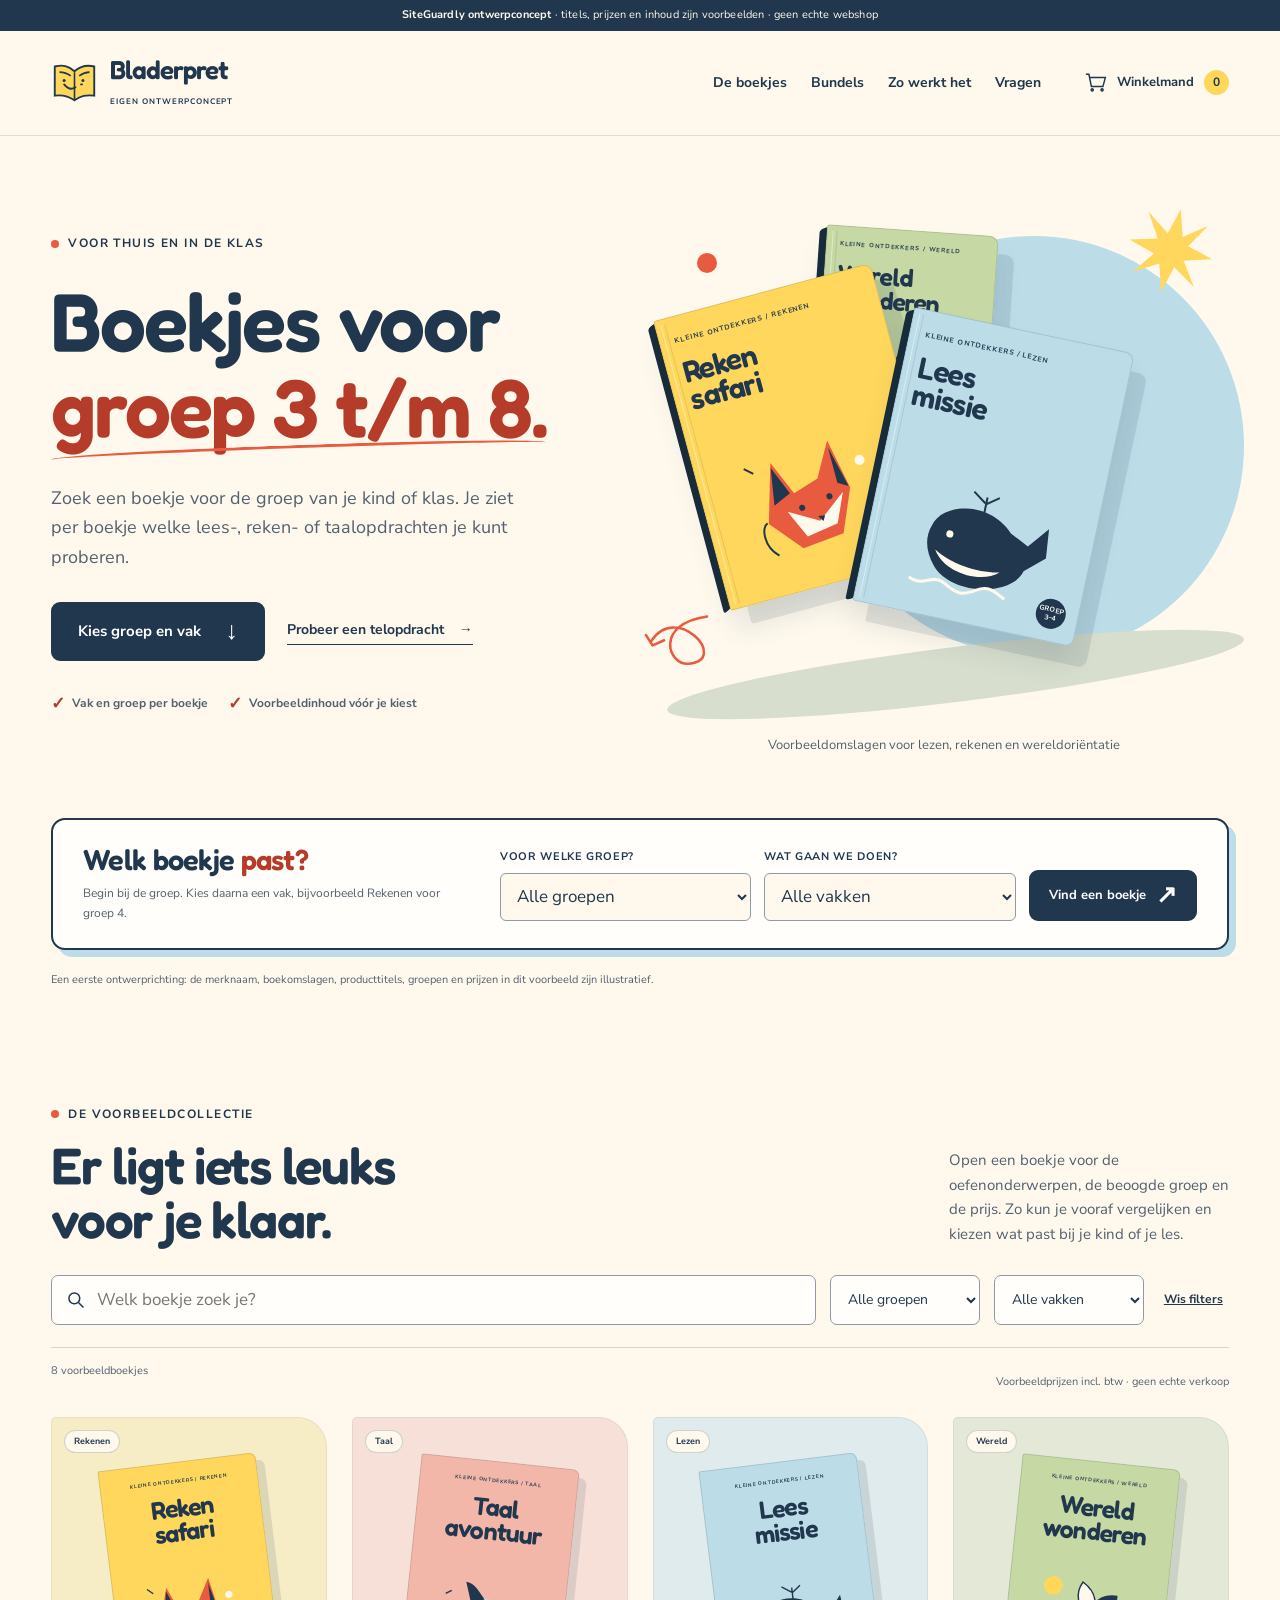
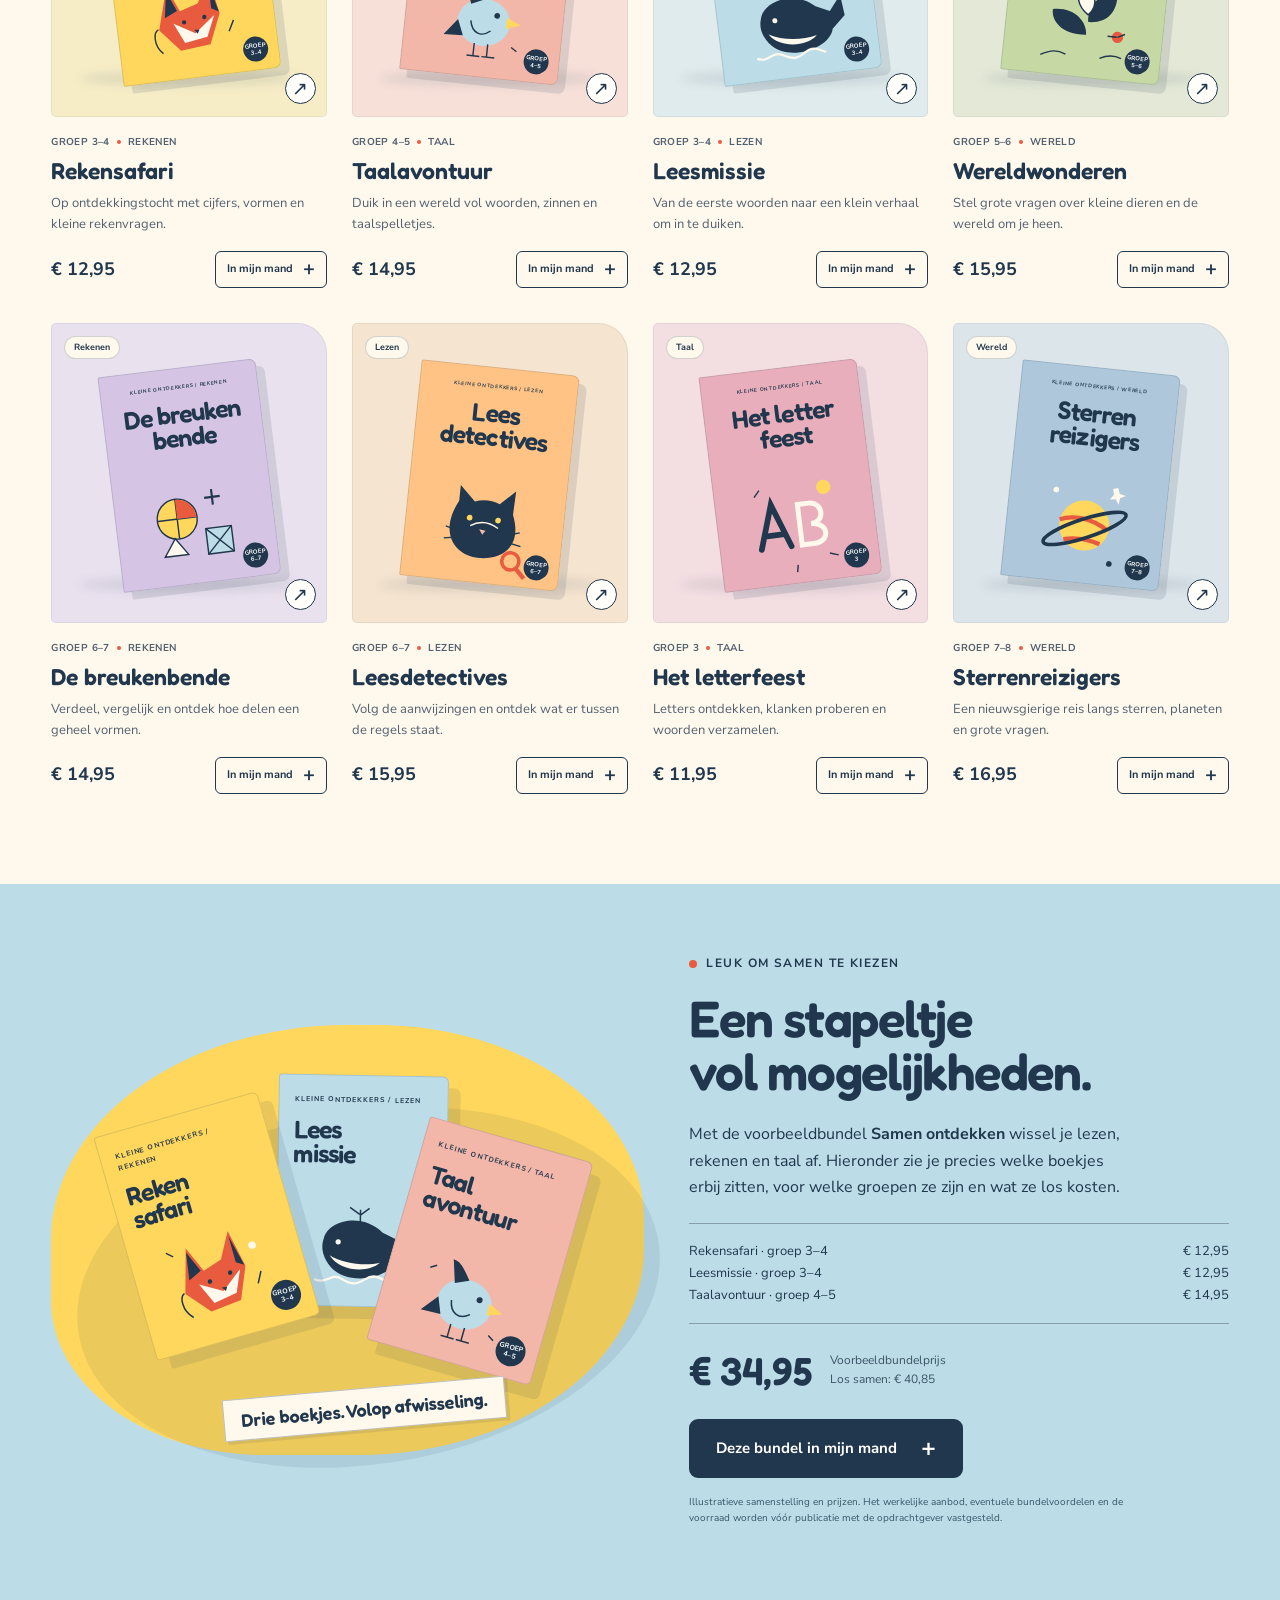
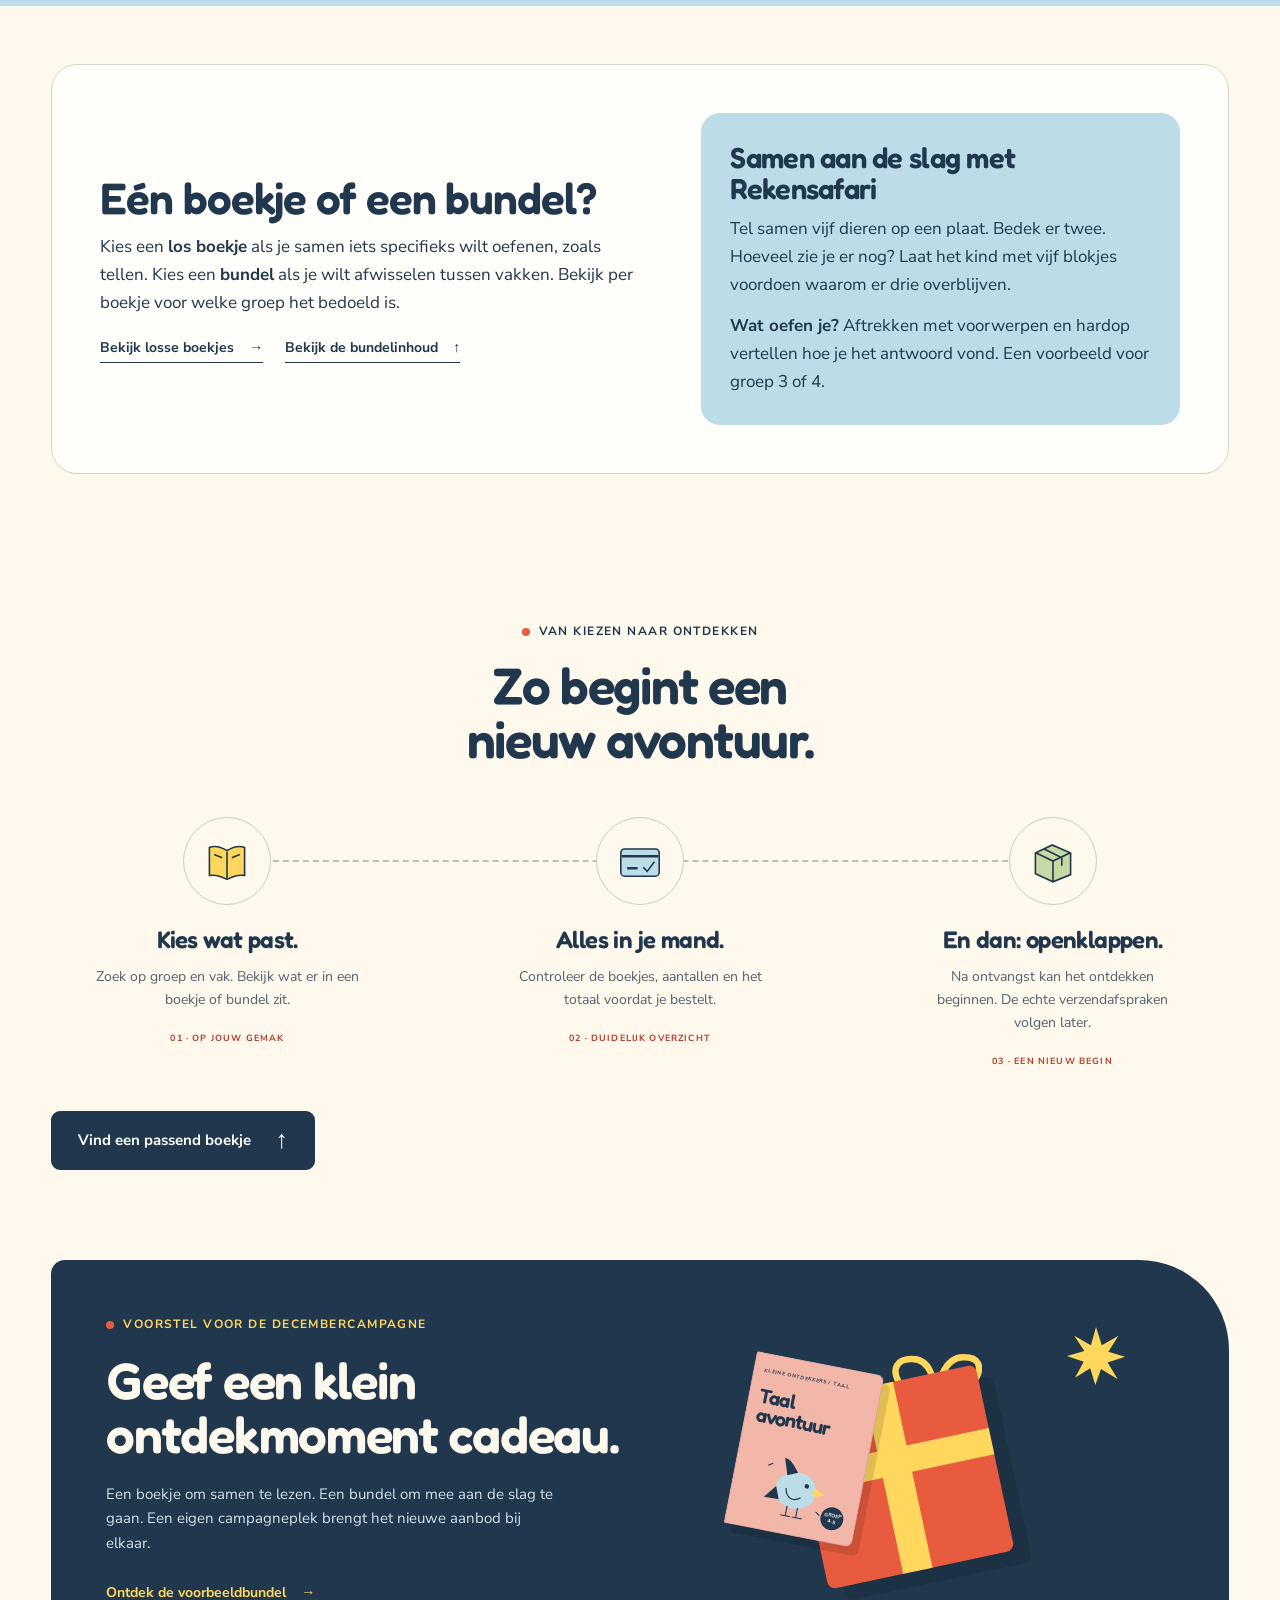
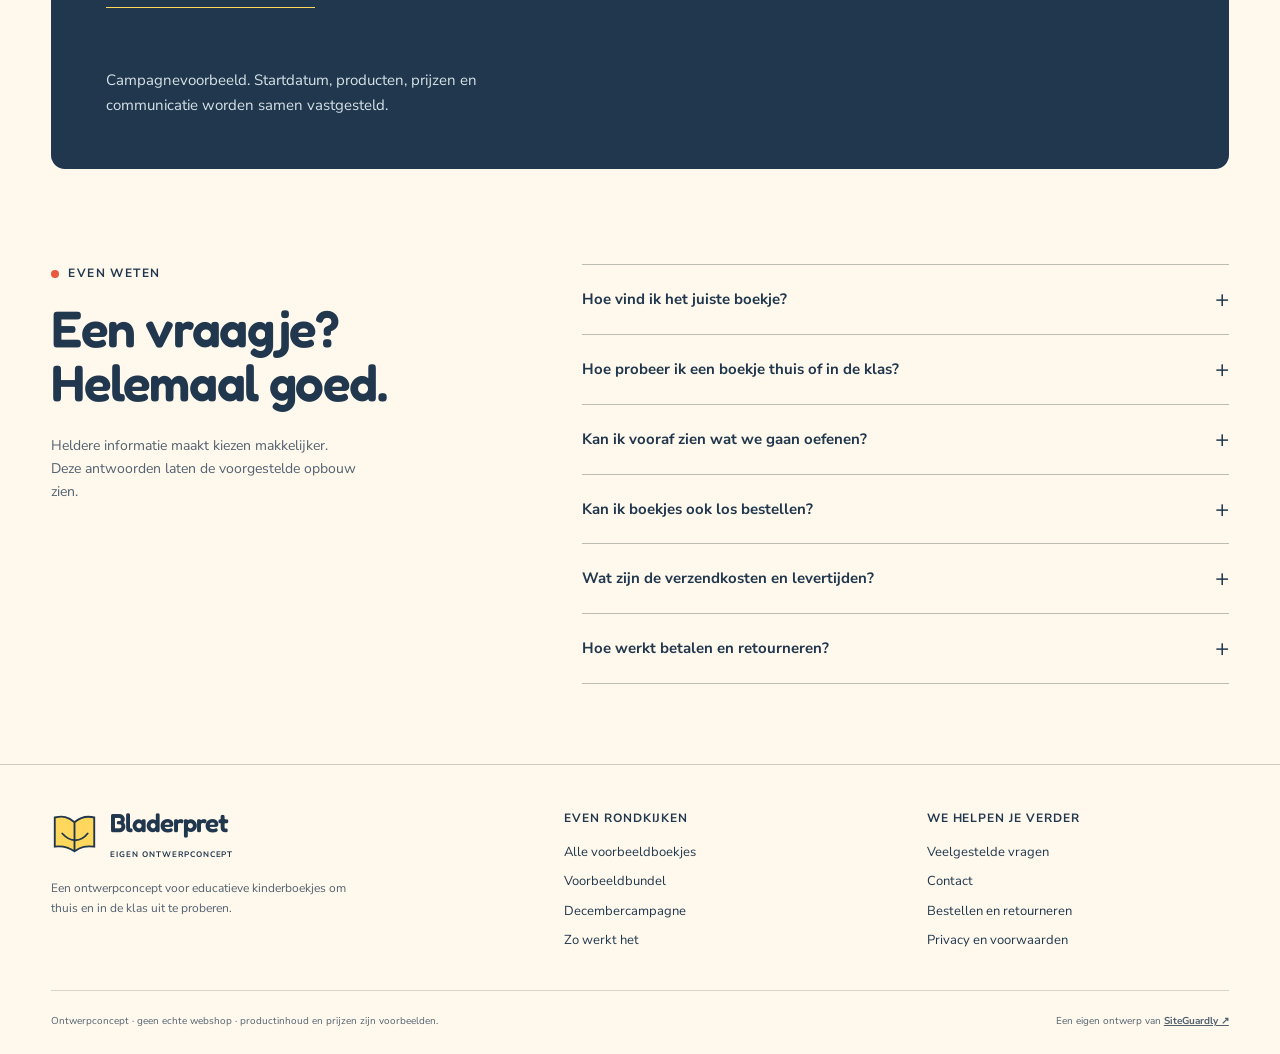
<file: ontwerpconcepten/public-demos/kinderboekjes/index.html>
<!doctype html>
<html lang="nl">
<head>
<meta charset="utf-8">
<meta name="viewport" content="width=device-width, initial-scale=1">
<meta name="description" content="Webshopconcept voor thuis en in de klas. Kies educatieve boekjes voor groep 3 tot en met 8 op vak, bekijk de voorbeeldinhoud en vergelijk losse boekjes met bundels.">
<meta name="theme-color" content="#20374D">
<meta name="robots" content="noindex,nofollow">
<title>Educatieve kinderboekjes op groep en vak | Webshopconcept</title>
<meta property="og:type" content="website">
<meta property="og:locale" content="nl_NL">
<meta property="og:title" content="Boekjes voor groep 3 tot en met 8 | Webshopconcept">
<meta property="og:description" content="Webshopconcept voor thuis en in de klas. Kies educatieve boekjes voor groep 3 tot en met 8 op vak, bekijk de voorbeeldinhoud en vergelijk losse boekjes met bundels.">
<meta name="twitter:card" content="summary">
<meta name="twitter:title" content="Boekjes voor groep 3 tot en met 8 | Webshopconcept">
<meta name="twitter:description" content="Webshopconcept voor thuis en in de klas. Kies educatieve boekjes voor groep 3 tot en met 8 op vak, bekijk de voorbeeldinhoud en vergelijk losse boekjes met bundels.">
<link rel="icon" type="image/png" sizes="48x48" href="[data-uri]">
<style>
/* Fredoka; official Google Fonts OFL license
Copyright 2016 The Fredoka Project Authors (https://github.com/hafontia/Fredoka-One)

This Font Software is licensed under the SIL Open Font License, Version 1.1.
This license is copied below, and is also available with a FAQ at:
http://scripts.sil.org/OFL


-----------------------------------------------------------
SIL OPEN FONT LICENSE Version 1.1 - 26 February 2007
-----------------------------------------------------------

PREAMBLE
The goals of the Open Font License (OFL) are to stimulate worldwide
development of collaborative font projects, to support the font creation
efforts of academic and linguistic communities, and to provide a free and
open framework in which fonts may be shared and improved in partnership
with others.

The OFL allows the licensed fonts to be used, studied, modified and
redistributed freely as long as they are not sold by themselves. The
fonts, including any derivative works, can be bundled, embedded, 
redistributed and/or sold with any software provided that any reserved
names are not used by derivative works. The fonts and derivatives,
however, cannot be released under any other type of license. The
requirement for fonts to remain under this license does not apply
to any document created using the fonts or their derivatives.

DEFINITIONS
"Font Software" refers to the set of files released by the Copyright
Holder(s) under this license and clearly marked as such. This may
include source files, build scripts and documentation.

"Reserved Font Name" refers to any names specified as such after the
copyright statement(s).

"Original Version" refers to the collection of Font Software components as
distributed by the Copyright Holder(s).

"Modified Version" refers to any derivative made by adding to, deleting,
or substituting -- in part or in whole -- any of the components of the
Original Version, by changing formats or by porting the Font Software to a
new environment.

"Author" refers to any designer, engineer, programmer, technical
writer or other person who contributed to the Font Software.

PERMISSION & CONDITIONS
Permission is hereby granted, free of charge, to any person obtaining
a copy of the Font Software, to use, study, copy, merge, embed, modify,
redistribute, and sell modified and unmodified copies of the Font
Software, subject to the following conditions:

1) Neither the Font Software nor any of its individual components,
in Original or Modified Versions, may be sold by itself.

2) Original or Modified Versions of the Font Software may be bundled,
redistributed and/or sold with any software, provided that each copy
contains the above copyright notice and this license. These can be
included either as stand-alone text files, human-readable headers or
in the appropriate machine-readable metadata fields within text or
binary files as long as those fields can be easily viewed by the user.

3) No Modified Version of the Font Software may use the Reserved Font
Name(s) unless explicit written permission is granted by the corresponding
Copyright Holder. This restriction only applies to the primary font name as
presented to the users.

4) The name(s) of the Copyright Holder(s) or the Author(s) of the Font
Software shall not be used to promote, endorse or advertise any
Modified Version, except to acknowledge the contribution(s) of the
Copyright Holder(s) and the Author(s) or with their explicit written
permission.

5) The Font Software, modified or unmodified, in part or in whole,
must be distributed entirely under this license, and must not be
distributed under any other license. The requirement for fonts to
remain under this license does not apply to any document created
using the Font Software.

TERMINATION
This license becomes null and void if any of the above conditions are
not met.

DISCLAIMER
THE FONT SOFTWARE IS PROVIDED "AS IS", WITHOUT WARRANTY OF ANY KIND,
EXPRESS OR IMPLIED, INCLUDING BUT NOT LIMITED TO ANY WARRANTIES OF
MERCHANTABILITY, FITNESS FOR A PARTICULAR PURPOSE AND NONINFRINGEMENT
OF COPYRIGHT, PATENT, TRADEMARK, OR OTHER RIGHT. IN NO EVENT SHALL THE
COPYRIGHT HOLDER BE LIABLE FOR ANY CLAIM, DAMAGES OR OTHER LIABILITY,
INCLUDING ANY GENERAL, SPECIAL, INDIRECT, INCIDENTAL, OR CONSEQUENTIAL
DAMAGES, WHETHER IN AN ACTION OF CONTRACT, TORT OR OTHERWISE, ARISING
FROM, OUT OF THE USE OR INABILITY TO USE THE FONT SOFTWARE OR FROM
OTHER DEALINGS IN THE FONT SOFTWARE.

*/
@font-face{font-family:'Fredoka';font-style:normal;font-weight:600;font-display:swap;src:url([data-uri]) format('woff2')}
/* Nunito Sans; official Google Fonts OFL license
Copyright 2016 The Nunito Sans Project Authors (https://github.com/Fonthausen/NunitoSans)

This Font Software is licensed under the SIL Open Font License, Version 1.1.
This license is copied below, and is also available with a FAQ at:
http://scripts.sil.org/OFL


-----------------------------------------------------------
SIL OPEN FONT LICENSE Version 1.1 - 26 February 2007
-----------------------------------------------------------

PREAMBLE
The goals of the Open Font License (OFL) are to stimulate worldwide
development of collaborative font projects, to support the font creation
efforts of academic and linguistic communities, and to provide a free and
open framework in which fonts may be shared and improved in partnership
with others.

The OFL allows the licensed fonts to be used, studied, modified and
redistributed freely as long as they are not sold by themselves. The
fonts, including any derivative works, can be bundled, embedded, 
redistributed and/or sold with any software provided that any reserved
names are not used by derivative works. The fonts and derivatives,
however, cannot be released under any other type of license. The
requirement for fonts to remain under this license does not apply
to any document created using the fonts or their derivatives.

DEFINITIONS
"Font Software" refers to the set of files released by the Copyright
Holder(s) under this license and clearly marked as such. This may
include source files, build scripts and documentation.

"Reserved Font Name" refers to any names specified as such after the
copyright statement(s).

"Original Version" refers to the collection of Font Software components as
distributed by the Copyright Holder(s).

"Modified Version" refers to any derivative made by adding to, deleting,
or substituting -- in part or in whole -- any of the components of the
Original Version, by changing formats or by porting the Font Software to a
new environment.

"Author" refers to any designer, engineer, programmer, technical
writer or other person who contributed to the Font Software.

PERMISSION & CONDITIONS
Permission is hereby granted, free of charge, to any person obtaining
a copy of the Font Software, to use, study, copy, merge, embed, modify,
redistribute, and sell modified and unmodified copies of the Font
Software, subject to the following conditions:

1) Neither the Font Software nor any of its individual components,
in Original or Modified Versions, may be sold by itself.

2) Original or Modified Versions of the Font Software may be bundled,
redistributed and/or sold with any software, provided that each copy
contains the above copyright notice and this license. These can be
included either as stand-alone text files, human-readable headers or
in the appropriate machine-readable metadata fields within text or
binary files as long as those fields can be easily viewed by the user.

3) No Modified Version of the Font Software may use the Reserved Font
Name(s) unless explicit written permission is granted by the corresponding
Copyright Holder. This restriction only applies to the primary font name as
presented to the users.

4) The name(s) of the Copyright Holder(s) or the Author(s) of the Font
Software shall not be used to promote, endorse or advertise any
Modified Version, except to acknowledge the contribution(s) of the
Copyright Holder(s) and the Author(s) or with their explicit written
permission.

5) The Font Software, modified or unmodified, in part or in whole,
must be distributed entirely under this license, and must not be
distributed under any other license. The requirement for fonts to
remain under this license does not apply to any document created
using the Font Software.

TERMINATION
This license becomes null and void if any of the above conditions are
not met.

DISCLAIMER
THE FONT SOFTWARE IS PROVIDED "AS IS", WITHOUT WARRANTY OF ANY KIND,
EXPRESS OR IMPLIED, INCLUDING BUT NOT LIMITED TO ANY WARRANTIES OF
MERCHANTABILITY, FITNESS FOR A PARTICULAR PURPOSE AND NONINFRINGEMENT
OF COPYRIGHT, PATENT, TRADEMARK, OR OTHER RIGHT. IN NO EVENT SHALL THE
COPYRIGHT HOLDER BE LIABLE FOR ANY CLAIM, DAMAGES OR OTHER LIABILITY,
INCLUDING ANY GENERAL, SPECIAL, INDIRECT, INCIDENTAL, OR CONSEQUENTIAL
DAMAGES, WHETHER IN AN ACTION OF CONTRACT, TORT OR OTHERWISE, ARISING
FROM, OUT OF THE USE OR INABILITY TO USE THE FONT SOFTWARE OR FROM
OTHER DEALINGS IN THE FONT SOFTWARE.

*/
@font-face{font-family:'Nunito Sans';font-style:normal;font-weight:400;font-display:swap;src:url([data-uri]) format('woff2')}
@font-face{font-family:'Nunito Sans';font-style:normal;font-weight:700;font-display:swap;src:url([data-uri]) format('woff2')}
:root{--paper:#fff9ed;--ink:#20374d;--coral:#e85b3e;--red:#b43c29;--yellow:#ffd75c;--sky:#bcdce8;--green:#c6d8a4;--muted:#526170;--line:#d6d5c9;--white:#fffefa;--display:'Fredoka','Arial Rounded MT Bold','Trebuchet MS',sans-serif;--body:'Nunito Sans','Trebuchet MS',Arial,sans-serif;--page:1280px;--gutter:clamp(20px,4vw,64px)}
*{box-sizing:border-box}html{scroll-behavior:smooth;scroll-padding-top:120px}body{margin:0;background:var(--paper);color:var(--ink);font:17px/1.65 var(--body);overflow-x:clip}button,input,select{font:inherit}button,a,input,select,summary{-webkit-tap-highlight-color:transparent}button,a{touch-action:manipulation}button{color:inherit;cursor:pointer}button:disabled{cursor:not-allowed;opacity:.5}a{color:inherit;text-decoration:none}p,h1,h2,h3{margin:0}p+p{margin-top:1em}h1,h2,h3{font-family:var(--display);font-weight:600;line-height:1.05;letter-spacing:-.025em}h1{font-size:clamp(47px,6.4vw,98px);max-width:720px}h2{font-size:clamp(35px,4vw,60px)}h3{font-size:26px}button{border:0}svg{display:block;max-width:100%}img{max-width:100%}button:focus-visible,a:focus-visible,summary:focus-visible,input:focus-visible,select:focus-visible{outline:3px solid #ac3028;outline-offset:5px}.wrap{width:min(calc(100% - 2*var(--gutter)),var(--page));margin-inline:auto}.skip{position:fixed;top:-100px;left:20px;background:var(--ink);color:#fff;padding:12px 20px;z-index:200}.skip:focus{top:10px}.concept-note{padding:7px 18px;text-align:center;font-size:11px;line-height:1.5;background:var(--ink);color:var(--paper);letter-spacing:.015em}.concept-note strong{font-weight:800}.site-header{position:sticky;top:0;z-index:40;background:rgba(255,249,237,.97);border-bottom:1px solid rgba(32,55,77,.15)}.header-row{min-height:104px;display:flex;align-items:center;gap:28px}.brand{display:flex;align-items:center;gap:12px;flex-shrink:0}.brand svg{width:47px;height:47px}.brand-name{font:600 26px/1 var(--display);letter-spacing:-.04em;white-space:nowrap}.brand small{display:block;font-size:8px;letter-spacing:.12em;font-weight:800;text-transform:uppercase;margin-top:7px}.main-nav{display:flex;gap:24px;align-items:center;margin-left:auto;font-size:14px;font-weight:800}.main-nav a{position:relative;padding:10px 0}.main-nav a:after{content:'';position:absolute;height:3px;left:0;right:100%;bottom:3px;background:var(--coral);transition:right .2s}.main-nav a:hover:after{right:0}.cart-button{display:flex;align-items:center;gap:10px;min-height:46px;background:transparent;font-weight:800;font-size:13px;padding:8px 0 8px 15px;white-space:nowrap}.cart-button svg{width:23px;height:23px}.cart-count{display:grid;place-items:center;min-width:25px;height:25px;border-radius:50%;background:var(--yellow);font-size:12px}.menu-button{display:none;background:none;width:44px;height:44px;border:1px solid var(--ink);border-radius:50%}.menu-button span{display:block;width:18px;height:2px;background:var(--ink);margin:4px auto}.eyebrow{font-size:12px;text-transform:uppercase;letter-spacing:.12em;font-weight:900;display:flex;align-items:center;gap:9px}.eyebrow:before{content:'';width:8px;height:8px;border-radius:50%;background:var(--coral);flex-shrink:0}.btn{display:inline-flex;justify-content:center;align-items:center;gap:24px;min-height:54px;padding:15px 25px;background:var(--ink);border:2px solid var(--ink);border-radius:9px;font-size:15px;font-weight:900;line-height:1.25;color:#fff;transition:transform .2s,box-shadow .2s}.btn:hover{transform:translateY(-2px);box-shadow:4px 4px 0 #e85b3e}.btn.light{background:var(--paper);color:var(--ink)}.btn.outline{background:transparent;color:var(--ink)}.text-link{display:inline-flex;align-items:center;gap:15px;font-size:14px;font-weight:900;border-bottom:1px solid currentColor;padding-bottom:3px}.arrow{font:25px/1 var(--body);font-weight:600}.hero{position:relative;padding:62px 0 80px}.hero-grid{display:grid;grid-template-columns:1.05fr 1fr;align-items:center;gap:10px;min-height:535px}.hero-copy{position:relative;z-index:2;padding:0 0 0 0}.hero h1{margin-top:24px}.hero h1 em{font-style:normal;color:var(--red);position:relative;display:inline-block}.hero h1 em:after{content:'';position:absolute;left:0;right:0;bottom:-7px;height:9px;border:3px solid var(--coral);border-left:0;border-right:0;border-bottom:0;border-radius:50%;transform:rotate(-2deg)}.hero-copy>p{max-width:480px;margin-top:34px;color:var(--muted);font-size:18px}.hero-actions{display:flex;gap:22px;align-items:center;flex-wrap:wrap;margin-top:29px}.hero-bottom{display:flex;align-items:center;gap:20px;margin-top:29px;font-size:12px;font-weight:700;color:var(--muted)}.hero-bottom span{display:flex;align-items:center;gap:7px}.hero-bottom i{font-style:normal;color:var(--red);font-size:17px}.hero-scene{height:535px;position:relative;isolation:isolate}.scene-ground{position:absolute;left:1%;right:-3%;bottom:31px;height:55px;border-radius:50%;background:#d7dece;transform:rotate(-7deg);z-index:-1}.scene-disc{position:absolute;width:420px;height:420px;max-width:95%;border-radius:50%;background:var(--sky);right:-15px;top:38px;z-index:-2}.scene-dot{position:absolute;width:20px;height:20px;background:var(--coral);border-radius:50%;top:55px;left:38px}.scene-star{position:absolute;width:85px;right:16px;top:10px;transform:rotate(14deg);color:var(--yellow)}.scene-scribble{position:absolute;width:85px;left:-12px;bottom:60px;color:var(--coral);transform:rotate(-20deg)}.hero-book{position:absolute;width:225px;aspect-ratio:3/4;box-shadow:17px 18px 0 rgba(32,55,77,.11),0 20px 27px rgba(32,55,77,.1);border-radius:3px 9px 8px 3px;overflow:visible;transform-origin:center;z-index:1}.hero-book:before{content:'';position:absolute;top:4px;bottom:1px;left:-7px;width:9px;background:#1d3649;filter:brightness(.8);transform:skewY(-25deg);z-index:-1;border-radius:3px}.hero-book:after{content:'';position:absolute;top:6px;bottom:5px;left:6px;width:3px;border-left:1px solid rgba(255,255,255,.42);border-right:1px solid rgba(32,55,77,.12)}.hero-book.one{left:5%;top:89px;transform:rotate(-15deg);z-index:1}.hero-book.two{left:39%;top:129px;transform:rotate(12deg);z-index:2}.hero-book.three{left:28%;top:32px;transform:rotate(4deg);width:172px;z-index:0}.book-face{height:100%;min-width:0;position:relative;overflow:hidden;padding:18px 15px 14px;background:var(--cover);border-radius:inherit;color:var(--ink);display:flex;flex-direction:column;border:1px solid rgba(32,55,77,.15)}.book-series{font-size:7px;font-weight:900;letter-spacing:.15em;text-transform:uppercase}.book-title{font:600 30px/.96 var(--display);letter-spacing:-.035em;position:relative;z-index:2;margin-top:12px;max-width:100%;word-break:normal}.book-face .cover-art{width:100%;height:57%;margin-top:auto;margin-bottom:-9px}.book-grade{position:absolute;right:12px;bottom:12px;display:grid;place-items:center;width:30px;height:30px;background:var(--ink);border-radius:50%;font-size:7px;font-weight:900;line-height:1.1;color:#fff;text-align:center}.hero-book.three .book-title{font-size:25px}.hero-book.three .book-series{font-size:6px}.hero-book.three .book-face{padding:13px}.finder{position:relative;margin-top:34px;border:2px solid var(--ink);border-radius:14px;background:var(--white);box-shadow:7px 7px 0 var(--sky);padding:25px 30px;display:grid;grid-template-columns:1fr 1.85fr;gap:40px;align-items:center}.finder h2{font-size:29px;max-width:250px}.finder h2 em{font-style:normal;color:var(--red)}.finder>div>p{font-size:12px;color:var(--muted);margin-top:8px}.finder-form{display:grid;grid-template-columns:1fr 1fr auto;gap:13px;align-items:end}.field label{font-size:11px;letter-spacing:.06em;font-weight:900;text-transform:uppercase;display:block;margin-bottom:7px}.field select,.field input{display:block;width:100%;height:48px;border:1px solid #8e9ba6;background:var(--paper);border-radius:6px;color:var(--ink);padding:10px 12px;min-width:0}.finder-form .btn{min-height:48px;padding:11px 18px;gap:10px;font-size:13px}.shelf-note{font-size:11px;color:var(--muted);margin-top:21px;max-width:720px}.catalog{padding:35px 0 90px}.section-top{display:flex;justify-content:space-between;align-items:end;gap:40px;margin-bottom:28px}.section-top .eyebrow{margin-bottom:15px}.section-top h2{max-width:620px}.section-top>p{max-width:280px;color:var(--muted);font-size:15px}.catalog-toolbar{display:flex;gap:14px;align-items:center;border-bottom:1px solid var(--line);padding-bottom:22px;margin-bottom:14px;flex-wrap:wrap}.search-field{position:relative;flex:1;min-width:220px}.search-field svg{width:20px;position:absolute;left:15px;top:15px;pointer-events:none}.search-field input{width:100%;height:50px;padding:12px 15px 12px 45px;border:1px solid #8e9ba6;border-radius:7px;background:var(--white)}.sr-only{position:absolute!important;width:1px;height:1px;padding:0;margin:-1px;overflow:hidden;clip:rect(0,0,0,0);white-space:nowrap;border:0}.filter-select{height:50px;border:1px solid #8e9ba6;border-radius:7px;background:var(--white);padding:8px 35px 8px 13px;min-width:150px;color:var(--ink);font-size:14px}.clear-btn{font-size:12px;font-weight:900;text-decoration:underline;background:transparent;padding:10px 6px}.catalog-caption{display:flex;justify-content:space-between;gap:15px;font-size:11px;color:var(--muted);margin-bottom:26px}.products{display:grid;grid-template-columns:repeat(4,minmax(0,1fr));gap:35px 25px}.product{position:relative;min-width:0}.cover-button{padding:28px 20px 23px;display:grid;place-items:center;width:100%;height:300px;background:var(--surface);border-radius:5px 30px 5px 5px;position:relative;overflow:hidden;border:1px solid rgba(32,55,77,.07)}.cover-button:after{content:'';position:absolute;width:80%;height:15px;border-radius:50%;bottom:30px;background:rgba(32,55,77,.1);filter:blur(5px)}.product-book{width:159px;height:217px;max-width:80%;border-radius:2px 7px 7px 2px;box-shadow:8px 8px 0 rgba(32,55,77,.12);transform:rotate(-7deg);transition:transform .25s;position:relative;z-index:1}.product:nth-child(2n) .product-book{transform:rotate(6deg)}.cover-button:hover .product-book{transform:translateY(-5px) rotate(0deg)}.product-book .book-face{padding:15px 12px 12px}.product-book .book-title{font-size:25px;margin-top:10px}.product-book .book-series{font-size:5px}.product-book .book-grade{width:25px;height:25px;font-size:6px;right:10px;bottom:8px}.peek{position:absolute;right:10px;bottom:12px;width:31px;height:31px;border-radius:50%;display:grid;place-items:center;background:var(--white);border:1px solid var(--ink);font-size:19px;z-index:2}.product-tag{position:absolute;left:12px;top:12px;padding:3px 9px;background:var(--paper);border-radius:20px;font-size:9px;font-weight:900;border:1px solid rgba(32,55,77,.2);z-index:3}.product-meta{display:flex;gap:7px;align-items:center;font-size:10px;font-weight:900;letter-spacing:.04em;text-transform:uppercase;margin-top:17px;color:var(--muted)}.meta-dot{width:4px;height:4px;border-radius:50%;background:var(--coral)}.product h3{font-size:23px;margin-top:8px;line-height:1.15}.product h3 button{padding:0;background:none;text-align:left;font:inherit}.product>p{color:var(--muted);font-size:13px;margin-top:8px;min-height:43px;line-height:1.6}.product-buy{display:flex;align-items:center;justify-content:space-between;gap:10px;margin-top:15px}.price{font-size:18px;font-weight:900}.add-button{border:1px solid var(--ink);background:transparent;border-radius:6px;min-height:37px;padding:7px 11px;font-size:11px;font-weight:900;display:flex;gap:10px;align-items:center;transition:background .2s}.add-button:hover{background:var(--yellow)}.add-button .plus{font-size:20px;line-height:.7}.empty-results{grid-column:1/-1;min-height:230px;text-align:center;border:1px dashed #8093a3;border-radius:12px;display:grid;place-content:center;padding:30px}.empty-results h3{font-size:31px}.empty-results p{font-size:14px;margin:10px 0 20px}.bundle-section{background:var(--sky);position:relative;padding:70px 0 80px;overflow:hidden}.bundle-section:before{content:'';position:absolute;top:-14px;left:-20px;right:-20px;height:26px;background:radial-gradient(circle at 13px 0,var(--paper) 12px,transparent 13px) repeat-x;background-size:26px 26px}.bundle-grid{display:grid;grid-template-columns:1.1fr 1fr;align-items:center;gap:45px}.bundle-art{position:relative;min-height:430px;background:var(--yellow);border-radius:50% 45% 48% 36%;isolation:isolate}.bundle-art:after{content:'';position:absolute;inset:20% -3% -2% 4%;background:rgba(32,55,77,.09);border-radius:50%;transform:rotate(-9deg);z-index:-1}.bundle-book{position:absolute;width:170px;height:232px;top:85px;border-radius:3px 6px 6px 3px;box-shadow:12px 12px 0 rgba(32,55,77,.1)}.bundle-book:nth-child(1){left:12%;transform:rotate(-16deg);z-index:2}.bundle-book:nth-child(2){left:38%;transform:rotate(1deg);top:50px;z-index:1}.bundle-book:nth-child(3){left:58%;transform:rotate(16deg);top:110px;z-index:3}.bundle-book .book-title{font-size:25px}.bundle-tape{position:absolute;bottom:25px;left:29%;background:var(--paper);padding:9px 17px;transform:rotate(-5deg);font:600 18px var(--display);border:1px solid rgba(32,55,77,.3);box-shadow:3px 3px 0 rgba(32,55,77,.1);z-index:4}.bundle-copy .eyebrow{margin-bottom:18px}.bundle-copy h2{max-width:480px}.bundle-copy>p{font-size:16px;max-width:440px;margin-top:22px}.bundle-parts{font-size:13px;line-height:1.7;border-top:1px solid #879fab;border-bottom:1px solid #879fab;margin:23px 0;padding:16px 0;list-style:none}.bundle-parts li{display:flex;justify-content:space-between;gap:15px}.bundle-price{display:flex;align-items:center;gap:17px;margin-bottom:25px}.bundle-price strong{font:600 39px var(--display)}.bundle-price span{font-size:12px;color:#3b5466;max-width:170px;line-height:1.6}.bundle-copy .small-note{font-size:10px;line-height:1.6;color:#395567;margin-top:16px;max-width:470px}.steps{padding:90px 0}.steps-title{text-align:center;margin-bottom:50px}.steps-title .eyebrow{justify-content:center;margin-bottom:18px}.steps-line{display:grid;grid-template-columns:repeat(3,1fr);gap:60px;position:relative}.steps-line:before{content:'';position:absolute;left:12%;right:12%;top:43px;border-top:2px dashed #c3bdad;z-index:-1}.step-item{text-align:center}.step-icon{width:88px;height:88px;background:var(--paper);border-radius:50%;display:grid;place-items:center;margin:0 auto 22px;border:1px solid #cfccbf}.step-icon svg{width:48px;height:48px}.step-item h3{font-size:24px}.step-item p{font-size:14px;color:var(--muted);max-width:265px;margin:13px auto 0}.step-item small{display:block;text-transform:uppercase;font-size:9px;font-weight:900;letter-spacing:.13em;margin-top:20px;color:var(--red)}.campaign{padding-bottom:80px}.campaign-card{position:relative;display:grid;grid-template-columns:1.1fr 1fr;gap:40px;align-items:center;background:var(--ink);color:var(--paper);border-radius:14px 90px 14px 14px;padding:55px 55px 52px;overflow:hidden;min-height:370px}.campaign-copy{position:relative;z-index:2}.campaign .eyebrow{color:var(--yellow);margin-bottom:19px}.campaign h2{max-width:620px}.campaign p{font-size:15px;max-width:450px;margin-top:20px;color:#d5e2e8}.campaign .text-link{color:var(--yellow);margin-top:25px}.campaign-art{position:relative;height:280px}.campaign-gift{position:absolute;width:190px;height:190px;top:60px;left:25%;background:var(--coral);transform:rotate(-12deg);border-radius:8px;box-shadow:15px 15px 0 rgba(0,0,0,.1)}.campaign-gift:before{content:'';position:absolute;left:76px;top:0;width:30px;height:100%;background:var(--yellow)}.campaign-gift:after{content:'';position:absolute;left:0;top:65px;width:100%;height:27px;background:var(--yellow)}.campaign-gift .gift-book{position:absolute;left:-60px;top:-40px;transform:rotate(23deg);width:130px;height:175px;border-radius:2px 7px 7px 2px;z-index:1;box-shadow:8px 8px 0 rgba(0,0,0,.12)}.gift-book .book-face{padding:13px 10px}.gift-book .book-title{font-size:20px}.gift-book .book-series{font-size:5px}.gift-book .book-grade{width:23px;height:23px;font-size:5px}.campaign-spark{position:absolute;color:var(--yellow);width:58px;right:10%;top:5px}.campaign-loop{position:absolute;top:26px;left:42%;width:92px}.campaign-note{font-size:10px;color:#c1d3df;margin-top:22px;max-width:500px;position:relative;z-index:2}.faq-section{padding:15px 0 80px}.faq-grid{display:grid;grid-template-columns:.8fr 1.2fr;gap:100px}.faq-intro .eyebrow{margin-bottom:18px}.faq-intro h2{max-width:350px}.faq-intro p{font-size:14px;color:var(--muted);max-width:310px;margin-top:24px}.faq-list details{border-top:1px solid #bbbdb2}.faq-list details:last-child{border-bottom:1px solid #bbbdb2}.faq-list summary{font-weight:900;font-size:15px;cursor:pointer;list-style:none;display:flex;justify-content:space-between;gap:25px;padding:22px 0}.faq-list summary::-webkit-details-marker{display:none}.faq-list summary span{font-size:24px;line-height:1;font-weight:400}.faq-list details[open] summary span{transform:rotate(45deg)}.faq-list details p{font-size:14px;color:var(--muted);padding:0 40px 23px 0;max-width:590px}.footer{border-top:1px solid #cfccbf;padding:45px 0 25px}.footer-main{display:grid;grid-template-columns:1.2fr .8fr .8fr;gap:60px}.footer .brand{align-items:flex-start}.footer p{font-size:12px;color:var(--muted);max-width:310px;margin-top:18px}.footer h3{font:900 12px var(--body);letter-spacing:.08em;text-transform:uppercase;margin-bottom:16px}.footer-nav{display:flex;flex-direction:column;gap:8px;align-items:flex-start;font-size:13px}.footer-nav button{padding:0;background:transparent;text-align:left;font-size:13px}.footer-nav a:hover,.footer-nav button:hover{text-decoration:underline}.footer-bottom{display:flex;justify-content:space-between;gap:30px;margin-top:38px;padding-top:22px;border-top:1px solid #d8d4c6;font-size:10px;color:var(--muted)}.footer-bottom a{font-weight:900;text-decoration:underline}.toast{position:fixed;left:50%;bottom:24px;transform:translate(-50%,20px);background:var(--ink);color:var(--paper);padding:13px 22px;border-radius:8px;z-index:110;font-size:13px;font-weight:800;box-shadow:0 8px 30px #20374d30;opacity:0;pointer-events:none;transition:.2s;max-width:calc(100% - 32px)}.toast.show{opacity:1;transform:translate(-50%,0)}dialog{border:0;color:var(--ink);background:var(--paper);padding:0;border-radius:17px;width:min(850px,calc(100% - 36px));max-height:90dvh;overflow:auto;box-shadow:0 25px 90px #0004}dialog::backdrop{background:rgba(23,43,58,.65);backdrop-filter:blur(4px)}.modal-close{background:var(--paper);border:1px solid var(--ink);width:38px;height:38px;border-radius:50%;display:grid;place-items:center;font-size:24px;line-height:1;z-index:2;flex-shrink:0}.dialog-top{padding:23px 28px;display:flex;align-items:center;justify-content:space-between;gap:20px;border-bottom:1px solid var(--line)}.dialog-top h2{font-size:29px}.product-dialog-body{padding:32px;display:grid;grid-template-columns:240px 1fr;gap:35px}.dialog-book-stage{border-radius:10px;min-height:340px;display:grid;place-items:center;background:var(--surface)}.dialog-book-stage .product-book{height:275px;width:200px}.dialog-book-stage .book-title{font-size:31px}.dialog-book-stage .book-series{font-size:7px}.detail-copy .product-meta{margin:0 0 13px}.detail-copy h3{font-size:36px;line-height:1.05}.detail-copy>p{font-size:14px;color:var(--muted);margin-top:16px}.detail-list{padding-left:18px;font-size:13px;line-height:1.9;margin:17px 0}.detail-copy .price{display:block;font-size:26px;margin:20px 0 14px}.detail-copy .btn{width:100%;font-size:13px}.detail-copy small{display:block;color:var(--muted);font-size:10px;line-height:1.65;margin-top:15px}.cart-dialog{position:fixed;inset:0 0 0 auto;margin:0;height:100dvh;max-height:none;width:min(490px,100%);border-radius:15px 0 0 15px;display:none;flex-direction:column}.cart-dialog[open]{display:flex}.cart-content{padding:25px;overflow:auto;flex:1}.cart-demo-note{font-size:11px;line-height:1.7;background:var(--sky);padding:12px 15px;border-radius:7px;margin-bottom:22px}.cart-empty{text-align:center;padding:65px 10px}.cart-empty svg{width:80px;margin:0 auto 25px}.cart-empty h3{font-size:30px}.cart-empty p{font-size:14px;margin-top:14px;color:var(--muted)}.cart-item{display:grid;grid-template-columns:65px 1fr auto;gap:15px;border-bottom:1px solid var(--line);padding:0 0 23px;margin-bottom:23px}.mini-cover{width:65px;height:89px;border-radius:2px 4px 4px 2px;background:var(--cover);padding:7px 5px;font:600 11px/1.1 var(--display);border:1px solid rgba(32,55,77,.2);overflow:hidden;position:relative}.mini-cover span{font-size:6px;display:block;margin-top:6px;font-family:var(--body)}.cart-item h3{font:900 14px/1.3 var(--body);max-width:210px}.cart-item p{font-size:10px;color:var(--muted);margin-top:5px;line-height:1.5}.cart-item-price{font-size:13px;font-weight:900;white-space:nowrap}.quantity{display:inline-flex;border:1px solid #8e9ba6;border-radius:5px;margin-top:13px;height:31px;align-items:center}.quantity button{height:29px;width:28px;background:transparent;font-size:19px}.quantity output{min-width:27px;text-align:center;font-size:12px;font-weight:900}.remove-item{display:block;margin-top:9px;padding:0;background:none;text-decoration:underline;font-size:10px}.cart-foot{padding:24px 25px;background:var(--white);border-top:1px solid var(--line)}.cart-total{display:flex;justify-content:space-between;font-size:16px;font-weight:900;margin-bottom:18px}.cart-foot .btn{width:100%;font-size:13px}.cart-foot p{font-size:10px;color:var(--muted);line-height:1.6;margin-top:13px}.checkout-dialog{width:min(620px,calc(100% - 32px))}.checkout-body{padding:32px}.checkout-body>p{font-size:14px;margin:17px 0;color:var(--muted)}.checkout-lines{list-style:none;margin:25px 0;padding:0;border-top:1px solid var(--line)}.checkout-lines li{display:flex;justify-content:space-between;gap:20px;font-size:13px;border-bottom:1px solid var(--line);padding:12px 0}.checkout-final{display:flex;justify-content:space-between;font-weight:900;font-size:18px;margin-bottom:25px}.demo-finish{padding:28px;background:var(--sky);border-radius:12px;text-align:center}.demo-finish h3{font-size:31px}.demo-finish p{font-size:13px;margin:16px 0}.info-dialog{width:min(560px,calc(100% - 32px))}.info-body{padding:28px;font-size:14px;line-height:1.8}.info-body p{margin-bottom:20px}noscript .no-script{padding:25px;text-align:center;background:var(--yellow);font-size:14px}
@media(min-width:1500px){.hero-book.one{left:9%}.hero-book.two{left:44%}.hero-book.three{left:32%}.scene-disc{right:5px}.hero-grid{gap:45px}}
@media(max-width:1100px){.main-nav{gap:17px;font-size:12px}.header-row{gap:17px}.brand-name{font-size:23px}.brand svg{width:39px}.hero-grid{grid-template-columns:1fr 1fr}.hero-scene{height:485px}.hero-book{width:190px}.hero-book.two{left:40%;top:145px}.hero-book.three{left:27%;top:50px;width:145px}.hero-book .book-title{font-size:27px}.scene-disc{width:340px;height:340px;top:70px}.finder{gap:20px;padding:25px}.finder h2{font-size:25px}.products{gap:30px 20px}.cover-button{height:265px;padding:24px 10px}.product-book{width:142px;height:195px}.product-book .book-title{font-size:23px}.product h3{font-size:21px}.product>p{min-height:63px}.add-button{font-size:10px;gap:7px}.bundle-book{width:145px;height:198px}.bundle-book .book-title{font-size:23px}.bundle-art{min-height:390px}.bundle-book:nth-child(3){left:56%}.faq-grid{gap:60px}.campaign-card{padding:45px}.cart-label{display:none}}
@media(max-width:850px){html{scroll-padding-top:105px}.header-row{min-height:86px;gap:15px}.brand{margin-right:auto}.main-nav{display:none;position:absolute;left:0;right:0;top:100%;padding:16px var(--gutter) 24px;background:var(--paper);border-bottom:1px solid var(--ink);box-shadow:0 8px 12px #20374d10;font-size:17px}.main-nav.open{display:flex;flex-direction:column;gap:8px;align-items:stretch}.main-nav a{padding:12px 0;border-bottom:1px solid var(--line)}.menu-button{display:block}.cart-button{padding-left:0}.hero{padding-top:40px;padding-bottom:55px}.hero-grid{min-height:0;gap:15px}.hero h1{font-size:clamp(49px,7.5vw,70px)}.hero-copy>p{font-size:15px;margin-top:30px}.hero-actions{gap:19px}.hero-actions .btn{font-size:13px;padding:13px 18px;gap:15px}.hero-actions .text-link{font-size:11px}.hero-bottom{flex-wrap:wrap;gap:9px 15px;font-size:10px}.hero-scene{height:420px}.hero-book{width:160px}.hero-book .book-title{font-size:24px}.hero-book.one{left:3%;top:87px}.hero-book.two{left:40%;top:132px}.hero-book.three{left:29%;top:40px;width:120px}.hero-book.three .book-title{font-size:20px}.hero-book .book-face{padding:13px 11px}.hero-book .book-series{font-size:6px}.scene-disc{width:290px;height:290px;top:60px;right:-10px}.scene-star{width:63px;right:5px;top:20px}.scene-dot{width:14px;height:14px;left:10px;top:55px}.finder{grid-template-columns:1fr;gap:20px;margin-top:30px}.finder h2{max-width:none;font-size:28px}.finder>div>p{margin-top:5px}.finder-form{grid-template-columns:1fr 1fr auto}.catalog{padding:20px 0 65px}.section-top{gap:25px}.section-top>p{max-width:230px;font-size:13px}.products{grid-template-columns:repeat(3,minmax(0,1fr));gap:35px 20px}.cover-button{height:255px}.product-book{width:139px;height:192px}.product-buy{flex-wrap:wrap}.bundle-grid{gap:25px}.bundle-art{min-height:345px}.bundle-book{width:120px;height:165px;top:76px}.bundle-book .book-title{font-size:20px}.bundle-book .book-face{padding:12px 10px}.bundle-book .book-series{font-size:5px}.bundle-book:nth-child(2){left:34%;top:52px}.bundle-book:nth-child(3){left:54%;top:115px}.bundle-tape{font-size:14px;left:23%;bottom:32px}.bundle-copy h2{font-size:39px}.bundle-copy>p{font-size:14px}.steps{padding:70px 0}.steps-line{gap:30px}.campaign-card{gap:10px;padding:40px 35px}.campaign h2{font-size:41px}.campaign-art{height:260px}.campaign-gift{width:155px;height:165px;left:26%}.campaign-gift:before{left:62px;width:25px}.campaign-gift:after{top:57px}.campaign-gift .gift-book{left:-55px;top:-25px;width:115px;height:155px}.gift-book .book-title{font-size:18px}.campaign-loop{left:36%;top:38px}.faq-grid{gap:40px;grid-template-columns:.8fr 1.2fr}.footer-main{gap:35px}.footer .brand-name{font-size:21px}}
@media(max-width:620px){:root{--gutter:22px}.concept-note{font-size:9px;padding:6px 16px}.concept-note .note-more{display:none}.header-row{min-height:80px;gap:11px}.brand-name{font-size:22px}.brand small{font-size:6px;margin-top:6px}.brand svg{width:35px;height:35px}.cart-button{gap:5px;min-height:42px}.cart-button svg{width:22px}.cart-count{height:21px;min-width:21px;font-size:10px}.menu-button{height:38px;width:38px;flex-shrink:0}.hero{padding:34px 0 55px}.hero-grid{grid-template-columns:1fr;gap:12px}.hero-copy .eyebrow{font-size:10px;letter-spacing:.09em}.hero h1{font-size:clamp(46px,12vw,70px);margin-top:19px;line-height:1.03;max-width:450px}.hero h1 em:after{bottom:-7px;height:8px;border-width:2px}.hero-copy>p{max-width:390px;font-size:15px;margin-top:26px}.hero-actions{margin-top:23px;gap:22px}.hero-actions .btn{min-height:49px;font-size:12px;padding:13px 18px}.hero-actions .text-link{font-size:12px}.hero-bottom{margin-top:23px;font-size:10px;gap:14px}.hero-scene{height:367px;width:min(100%,410px);margin:0 auto}.scene-disc{top:33px;right:2%;width:280px;height:280px}.hero-book{width:155px;box-shadow:10px 12px 0 #20374d18,0 12px 18px #20374d15}.hero-book.one{left:7%;top:75px}.hero-book.two{left:45%;top:110px}.hero-book.three{left:34%;top:15px;width:120px}.hero-book .book-title{font-size:23px}.hero-book.three .book-title{font-size:19px}.scene-ground{bottom:21px;right:0;left:1%;height:39px}.scene-scribble{width:63px;left:0;bottom:37px}.scene-star{top:0;right:3%;width:60px}.scene-dot{top:22px;left:9%}.finder{padding:23px 20px;gap:19px;box-shadow:5px 5px 0 var(--sky);margin-top:28px}.finder h2{font-size:27px}.finder-form{grid-template-columns:1fr 1fr;gap:14px 11px}.finder-form .btn{grid-column:1/-1;justify-content:space-between;min-height:46px;font-size:12px}.field label{font-size:9px}.field select{height:44px;font-size:12px;padding:8px 9px}.shelf-note{font-size:9px;margin-top:18px}.catalog{padding-top:10px}.section-top{display:block;margin-bottom:23px}.section-top h2{font-size:37px;max-width:340px}.section-top>p{font-size:13px;max-width:330px;margin-top:18px}.eyebrow{font-size:10px}.section-top .eyebrow{margin-bottom:14px}.catalog-toolbar{gap:10px;padding-bottom:17px}.search-field{flex-basis:100%;min-width:0}.search-field input{font-size:13px;height:47px}.search-field svg{top:14px}.filter-select{height:42px;min-width:0;width:calc(50% - 5px);font-size:11px;padding:7px 22px 7px 9px}.clear-btn{margin-left:auto;padding:1px 0;font-size:10px}.catalog-caption{font-size:9px;gap:10px;line-height:1.5;margin-bottom:20px;flex-wrap:wrap}.products{grid-template-columns:repeat(2,minmax(0,1fr));gap:29px 15px}.cover-button{height:223px;padding:23px 8px 16px;border-radius:3px 21px 3px 3px}.product-book{width:118px;max-width:87%;height:165px;box-shadow:5px 6px 0 #20374d20}.product-book .book-face{padding:11px 9px 9px}.product-book .book-title{font-size:20px;margin-top:7px}.product-book .book-series{font-size:4px}.product-book .book-grade{width:21px;height:21px;font-size:5px;right:7px;bottom:7px}.product-tag{font-size:7px;left:7px;top:8px;padding:2px 6px}.peek{height:25px;width:25px;right:8px;bottom:9px;font-size:16px}.product-meta{font-size:8px;gap:5px;margin-top:13px}.product h3{font-size:20px;line-height:1.1;margin-top:7px}.product>p{font-size:11px;line-height:1.65;min-height:55px;margin-top:8px}.product-buy{gap:8px;margin-top:10px;align-items:center}.price{font-size:16px}.add-button{font-size:9px;min-height:33px;padding:6px 8px;width:100%;justify-content:space-between}.add-button .plus{font-size:18px}.bundle-section{padding:45px 0 52px}.bundle-grid{grid-template-columns:1fr;gap:35px}.bundle-art{min-height:310px;max-width:360px;width:100%;margin:0 auto}.bundle-book{width:126px;height:172px;top:64px}.bundle-book:nth-child(1){left:8%}.bundle-book:nth-child(2){left:34%;top:35px}.bundle-book:nth-child(3){left:55%;top:93px}.bundle-tape{left:30%;bottom:18px;font-size:14px}.bundle-copy .eyebrow{margin-bottom:16px}.bundle-copy h2{font-size:40px;max-width:360px}.bundle-copy>p{font-size:14px;margin-top:19px}.bundle-parts{font-size:12px;margin:20px 0}.bundle-price{margin-bottom:20px}.bundle-copy .small-note{font-size:9px}.steps{padding:65px 0}.steps-title{margin-bottom:35px;text-align:left}.steps-title .eyebrow{justify-content:flex-start}.steps-title h2{font-size:37px;max-width:320px}.steps-line{grid-template-columns:1fr;gap:26px}.steps-line:before{left:35px;top:30px;bottom:30px;right:auto;border-top:0;border-left:2px dashed #c3bdad}.step-item{display:grid;grid-template-columns:75px 1fr;column-gap:19px;text-align:left}.step-icon{width:71px;height:71px;margin:0;grid-row:1/4}.step-icon svg{width:39px;height:39px}.step-item h3{font-size:24px;margin-top:3px}.step-item p{font-size:12px;max-width:none;margin:8px 0 0}.step-item small{font-size:8px;margin-top:9px}.campaign{padding-bottom:60px}.campaign-card{grid-template-columns:1fr;padding:34px 26px 24px;border-radius:12px 55px 12px 12px;gap:22px}.campaign h2{font-size:40px;max-width:320px}.campaign p{font-size:13px;max-width:320px;margin-top:18px}.campaign .text-link{font-size:12px;margin-top:20px}.campaign-art{height:245px;margin-right:-10px}.campaign-gift{left:36%;top:52px;width:155px;height:160px}.campaign-gift .gift-book{left:-72px;top:-12px;width:120px;height:160px}.campaign-loop{left:44%;top:20px;width:80px}.campaign-spark{right:2%;width:42px;top:8px}.campaign-note{font-size:9px;line-height:1.6;margin-top:0}.faq-section{padding:0 0 55px}.faq-grid{grid-template-columns:1fr;gap:30px}.faq-intro h2{font-size:38px;max-width:330px}.faq-intro p{font-size:13px;max-width:330px;margin-top:20px}.faq-list summary{font-size:13px;padding:18px 0;gap:20px}.faq-list details p{font-size:12px;padding:0 20px 19px 0}.footer{padding-top:35px}.footer-main{grid-template-columns:1fr 1fr;gap:30px}.footer-brand{grid-column:1/-1}.footer .brand-name{font-size:24px}.footer p{font-size:11px;max-width:340px;margin-top:16px}.footer h3{font-size:10px;margin-bottom:15px}.footer-nav{font-size:12px;gap:8px}.footer-nav button{font-size:12px}.footer-bottom{flex-direction:column;gap:10px;margin-top:28px;font-size:9px;padding-top:18px}.dialog-top{padding:18px 20px}.dialog-top h2{font-size:25px}.modal-close{width:33px;height:33px;font-size:22px}.product-dialog-body{grid-template-columns:1fr;padding:22px;gap:25px}.dialog-book-stage{min-height:265px}.dialog-book-stage .product-book{width:165px;height:224px;max-width:70%}.dialog-book-stage .book-title{font-size:26px}.detail-copy h3{font-size:31px}.detail-copy>p{font-size:13px}.detail-list{font-size:12px}.cart-dialog{border-radius:0}.cart-content{padding:20px}.cart-foot{padding:20px}.cart-item{gap:12px;grid-template-columns:59px 1fr auto}.mini-cover{width:59px;height:81px}.cart-item h3{font-size:13px}.cart-item-price{font-size:12px}.checkout-body{padding:25px 20px}.checkout-lines li{font-size:12px}.checkout-body>p{font-size:13px}.toast{bottom:16px;font-size:11px;padding:11px 18px;text-align:center;line-height:1.5}}
@media(max-width:360px){:root{--gutter:18px}.brand-name{font-size:19px}.brand{gap:7px}.brand svg{width:31px;height:31px}.brand small{font-size:5.5px}.header-row{gap:8px}.cart-count{min-width:18px;height:18px}.cart-button{gap:4px}.menu-button{width:34px;height:34px}.hero h1{font-size:43px}.hero-copy>p{font-size:14px}.hero-actions{gap:17px}.hero-actions .text-link{font-size:11px}.hero-actions .btn{font-size:11px;padding:12px 15px;gap:14px}.hero-bottom{font-size:9px;gap:8px}.hero-scene{height:326px}.hero-book{width:133px}.hero-book .book-title{font-size:21px}.hero-book.one{top:72px;left:7%}.hero-book.two{top:111px;left:45%}.hero-book.three{top:26px;left:33%;width:104px}.hero-book.three .book-title{font-size:18px}.scene-disc{width:240px;height:240px;top:46px}.scene-star{width:52px;right:1%;top:12px}.scene-dot{top:40px}.cover-button{height:198px}.product-book{width:100px;height:143px}.product-book .book-title{font-size:17px}.product-book .book-face{padding:10px 7px}.product-book .book-series{font-size:3.5px}.product h3{font-size:19px}.product>p{font-size:10px;min-height:52px}.bundle-book{width:110px;height:150px}.bundle-art{min-height:285px}.bundle-book:nth-child(3){left:53%;top:95px}.bundle-book .book-title{font-size:18px}.bundle-tape{left:25%;font-size:13px}.campaign-card{padding-inline:23px}.campaign h2{font-size:36px}.campaign-gift{left:34%;width:142px}.campaign-gift:before{left:57px}.steps-line{gap:24px}.step-item{column-gap:13px}.step-item h3{font-size:22px}}
@media(prefers-reduced-motion:reduce){html{scroll-behavior:auto}*,*:before,*:after{transition:none!important;animation:none!important}}
.book-choice { padding: clamp(22px, 5vw, 58px) 0; }
.book-choice-grid {
  display: grid;
  grid-template-columns: minmax(0, 1.15fr) minmax(0, 1fr);
  gap: clamp(22px, 4vw, 60px);
  align-items: center;
  padding: clamp(20px, 4vw, 48px);
  border: 1px solid var(--line);
  border-radius: 26px;
  background: var(--white);
}
.book-choice h2,
.book-example h3 {
  margin: 0 0 10px;
  color: var(--ink);
  font-family: var(--display);
  line-height: 1.1;
}
.book-choice h2 { font-size: clamp(28px, 4vw, 44px); }
.book-example h3 { font-size: clamp(22px, 2.6vw, 29px); }
.book-choice p { max-width: 59ch; margin: 0; }
.book-choice-actions { display: flex; flex-wrap: wrap; gap: 12px 22px; margin-top: 19px; }
.book-example {
  min-width: 0;
  padding: clamp(16px, 2.8vw, 29px);
  border-radius: 19px;
  background: var(--sky);
}
@media (max-width: 700px) {
  .book-choice-grid { grid-template-columns: minmax(0, 1fr); }
}
.hero-illustration { min-width: 0; margin: 0; }
.hero-illustration-caption {
  margin: 3px auto 0;
  color: var(--muted);
  font-size: 13px;
  line-height: 1.45;
  text-align: center;
}
.hero .finder { margin-top: clamp(42px, 5vw, 70px); }
.faq-list details p a { text-decoration: underline; text-underline-offset: .18em; }
#kies-boekje, #book-example-title { scroll-margin-top: 105px; }
.book-choice .book-example-goal { margin-top: 12px; }
.steps .steps-catalog-cta { display: inline-flex; margin-top: clamp(23px, 4vw, 42px); }
</style>
<style>
  [data-hd-demo-contact] {
    box-sizing: border-box;
    width: min(1120px, calc(100% - 2rem));
    margin: clamp(2rem, 5vw, 4rem) auto;
    padding: clamp(1.25rem, 4vw, 2.75rem);
    display: grid;
    grid-template-columns: minmax(0, 1.1fr) minmax(0, 1fr);
    align-items: start;
    gap: 1.4rem 2.5rem;
    color: var(--demo-ink);
    background: var(--demo-bg);
    border: 1px solid var(--demo-edge);
    border-radius: .55rem;
  }
  [data-hd-demo-contact] h2 {
    color: inherit;
    font-size: clamp(1.4rem, 2.7vw, 2rem);
    letter-spacing: normal;
    line-height: 1.2;
    margin: 0 0 .55rem;
    text-transform: none;
  }
  [data-hd-demo-contact] p { color: inherit; margin: 0; }
  [data-hd-demo-contact] address {
    display: grid;
    align-content: start;
    justify-items: start;
    gap: .2rem;
    font-style: normal;
    font-size: 1rem;
    line-height: 1.55;
  }
  [data-hd-demo-contact] a {
    color: inherit;
    display: inline-flex;
    align-items: center;
    min-height: 44px;
    text-decoration: underline;
    text-underline-offset: .18em;
  }
  [data-hd-demo-contact] a:focus-visible { outline: 2px solid currentColor; outline-offset: 4px; }
  [data-hd-demo-contact] [role="status"] { font-size: .875rem; }
  @media (max-width: 680px) {
    [data-hd-demo-contact] { grid-template-columns: minmax(0, 1fr); }
  }
</style>
  <meta http-equiv="Content-Security-Policy" content="form-action 'none'; connect-src 'none'; base-uri 'none'; object-src 'none'">
</head>
<body>
<a class="skip" href="#main">Ga naar de inhoud</a>
<div class="concept-note"><strong>SiteGuardly ontwerpconcept</strong> · titels, prijzen en inhoud zijn voorbeelden<span class="note-more"> · geen echte webshop</span></div>
<header class="site-header">
 <div class="wrap header-row">
  <a class="brand" href="#start" aria-label="Bladerpret, naar het begin"><svg viewBox="0 0 50 50" aria-hidden="true"><path d="M4 8c9-2 14-1 21 5 7-6 13-7 21-5v31c-9-1-14 0-21 5-7-5-13-6-21-5Z" fill="#ffd75c" stroke="#20374d" stroke-width="2"/><path d="M25 14v29M9 14c5 0 8 1 12 4M30 18c4-3 7-4 11-4" fill="none" stroke="#20374d" stroke-width="1.7"/><path d="M14 27c4 5 8 6 12 3M32 27h1" fill="none" stroke="#20374d" stroke-width="2" stroke-linecap="round"/><circle cx="14" cy="23" r="1.6" fill="#20374d"/><circle cx="34" cy="23" r="1.6" fill="#20374d"/></svg><span><span class="brand-name">Bladerpret</span><small>Eigen ontwerpconcept</small></span></a>
  <nav class="main-nav" id="main-nav" aria-label="Hoofdnavigatie"><a href="#boekjes">De boekjes</a><a href="#bundels">Bundels</a><a href="#zo-werkt-het">Zo werkt het</a><a href="#vragen">Vragen</a></nav>
  <button class="cart-button" id="open-cart" aria-label="Winkelmand openen, 0 producten"><svg viewBox="0 0 28 28" fill="none" stroke="currentColor" stroke-width="1.8" aria-hidden="true"><path d="M3 4h3l3 15h14l3-11H7M10 23h.01M22 23h.01" stroke-linecap="round"/><circle cx="10" cy="23" r="1.3"/><circle cx="22" cy="23" r="1.3"/></svg><span class="cart-label">Winkelmand</span><span class="cart-count" id="cart-count">0</span></button>
  <button class="menu-button" id="menu-button" aria-label="Menu openen" aria-controls="main-nav" aria-expanded="false"><span></span><span></span></button>
 </div>
</header>
<main id="main">
 <section class="hero" id="start" aria-labelledby="hero-title"><div class="wrap">
  <div class="hero-grid">
   <div class="hero-copy"><div class="eyebrow">Voor thuis en in de klas</div><h1 id="hero-title">Boekjes voor<br><em>groep 3 t/m 8.</em></h1><p>Zoek een boekje voor de groep van je kind of klas. Je ziet per boekje welke lees-, reken- of taalopdrachten je kunt proberen.</p><div class="hero-actions"><a class="btn" href="#kies-boekje">Kies groep en vak <span class="arrow" aria-hidden="true">↓</span></a><a class="text-link" href="#book-example-title">Probeer een telopdracht <span aria-hidden="true">→</span></a></div><div class="hero-bottom"><span><i aria-hidden="true">✓</i> Vak en groep per boekje</span><span><i aria-hidden="true">✓</i> Voorbeeldinhoud vóór je kiest</span></div></div>
   <figure class="hero-illustration"><div class="hero-scene" aria-label="Originele illustratie van een stapel kleurrijke voorbeeldboekjes" role="img"><div class="scene-disc"></div><div class="scene-ground"></div><span class="scene-dot"></span><svg class="scene-star" viewBox="0 0 100 100" aria-hidden="true"><path d="m50 0 10 31 26-20-17 29 31 8-32 10 19 27-28-17-8 32-10-32-28 17 19-27L0 49l32-9-18-28 28 19Z" fill="currentColor"/></svg><svg class="scene-scribble" viewBox="0 0 100 70" aria-hidden="true"><path d="M8 18c44-34 80 52 33 40C17 52 18 0 80 13M8 23l-3-14M9 23l14-1" fill="none" stroke="currentColor" stroke-width="3" stroke-linecap="round"/></svg><div class="hero-book one" id="hero-book-one"></div><div class="hero-book two" id="hero-book-two"></div><div class="hero-book three" id="hero-book-three"></div></div><figcaption class="hero-illustration-caption">Voorbeeldomslagen voor lezen, rekenen en wereldoriëntatie</figcaption></figure>
  </div>
  <div class="finder" id="kies-boekje" aria-labelledby="finder-title"><div><h2 id="finder-title">Welk boekje <em>past?</em></h2><p>Begin bij de groep. Kies daarna een vak, bijvoorbeeld Rekenen voor groep 4.</p></div><form class="finder-form" id="finder-form"><div class="field"><label for="quick-group">Voor welke groep?</label><select id="quick-group"><option value="">Alle groepen</option><option value="3">Groep 3</option><option value="4">Groep 4</option><option value="5">Groep 5</option><option value="6">Groep 6</option><option value="7">Groep 7</option><option value="8">Groep 8</option></select></div><div class="field"><label for="quick-subject">Wat gaan we doen?</label><select id="quick-subject"><option value="">Alle vakken</option><option value="Rekenen">Rekenen</option><option value="Taal">Taal</option><option value="Lezen">Lezen</option><option value="Wereld">Wereld</option></select></div><button class="btn" type="submit">Vind een boekje <span class="arrow" aria-hidden="true">↗</span></button></form></div>
  <p class="shelf-note">Een eerste ontwerprichting: de merknaam, boekomslagen, producttitels, groepen en prijzen in dit voorbeeld zijn illustratief.</p>
 </div></section>
 <section class="catalog" id="boekjes" aria-labelledby="catalog-title"><div class="wrap">
  <div class="section-top"><div><div class="eyebrow">De voorbeeldcollectie</div><h2 id="catalog-title">Er ligt iets leuks<br>voor je klaar.</h2></div><p>Open een boekje voor de oefenonderwerpen, de beoogde groep en de prijs. Zo kun je vooraf vergelijken en kiezen wat past bij je kind of je les.</p></div>
  <form class="catalog-toolbar" id="catalog-filters" role="search" aria-label="Voorbeeldboekjes zoeken"><div class="search-field"><label class="sr-only" for="search-books">Zoek een voorbeeldboekje</label><svg viewBox="0 0 24 24" aria-hidden="true" fill="none" stroke="currentColor" stroke-width="1.8"><circle cx="10" cy="10" r="6.5"/><path d="m15 15 6 6"/></svg><input id="search-books" type="search" placeholder="Welk boekje zoek je?" autocomplete="off"></div><label class="sr-only" for="filter-group">Filter op groep</label><select class="filter-select" id="filter-group"><option value="">Alle groepen</option><option value="3">Groep 3</option><option value="4">Groep 4</option><option value="5">Groep 5</option><option value="6">Groep 6</option><option value="7">Groep 7</option><option value="8">Groep 8</option></select><label class="sr-only" for="filter-subject">Filter op vak</label><select class="filter-select" id="filter-subject"><option value="">Alle vakken</option><option value="Rekenen">Rekenen</option><option value="Taal">Taal</option><option value="Lezen">Lezen</option><option value="Wereld">Wereld</option></select><button type="button" class="clear-btn" id="clear-filters">Wis filters</button></form>
  <div class="catalog-caption"><p id="filter-status" aria-live="polite" role="status">8 voorbeeldboekjes</p><p>Voorbeeldprijzen incl. btw · geen echte verkoop</p></div>
  <div class="products" id="products"></div>
 </div></section>
 <section class="bundle-section" id="bundels" aria-labelledby="bundle-title"><div class="wrap bundle-grid">
  <div class="bundle-art" aria-label="Drie voorbeeldboekjes vormen samen de bundel Samen ontdekken" role="img"><div class="bundle-book" id="bundle-book-one"></div><div class="bundle-book" id="bundle-book-two"></div><div class="bundle-book" id="bundle-book-three"></div><span class="bundle-tape">Drie boekjes. Volop afwisseling.</span></div>
  <div class="bundle-copy"><div class="eyebrow">Leuk om samen te kiezen</div><h2 id="bundle-title">Een stapeltje<br>vol mogelijkheden.</h2><p>Met de voorbeeldbundel <strong>Samen ontdekken</strong> wissel je lezen, rekenen en taal af. Hieronder zie je precies welke boekjes erbij zitten, voor welke groepen ze zijn en wat ze los kosten.</p><ul class="bundle-parts"><li><span>Rekensafari · groep 3–4</span><span>€ 12,95</span></li><li><span>Leesmissie · groep 3–4</span><span>€ 12,95</span></li><li><span>Taalavontuur · groep 4–5</span><span>€ 14,95</span></li></ul><div class="bundle-price"><strong>€ 34,95</strong><span>Voorbeeldbundelprijs<br>Los samen: € 40,85</span></div><button class="btn" id="add-bundle">Deze bundel in mijn mand <span class="arrow" aria-hidden="true">+</span></button><p class="small-note">Illustratieve samenstelling en prijzen. Het werkelijke aanbod, eventuele bundelvoordelen en de voorraad worden vóór publicatie met de opdrachtgever vastgesteld.</p></div>
 </div></section>
 <section class="book-choice" aria-labelledby="book-choice-title">
  <div class="wrap">
    <div class="book-choice-grid">
      <div>
        <h2 id="book-choice-title">Eén boekje of een bundel?</h2>
        <p>Kies een <strong>los boekje</strong> als je samen iets specifieks wilt oefenen, zoals tellen. Kies een <strong>bundel</strong> als je wilt afwisselen tussen vakken. Bekijk per boekje voor welke groep het bedoeld is.</p>
        <div class="book-choice-actions">
          <a class="text-link" href="#boekjes">Bekijk losse boekjes <span aria-hidden="true">→</span></a>
          <a class="text-link" href="#bundels">Bekijk de bundelinhoud <span aria-hidden="true">↑</span></a>
        </div>
      </div>
      <aside class="book-example" aria-labelledby="book-example-title">
        <h3 id="book-example-title">Samen aan de slag met Rekensafari</h3>
        <p>Tel samen vijf dieren op een plaat. Bedek er twee. Hoeveel zie je er nog? Laat het kind met vijf blokjes voordoen waarom er drie overblijven.</p><p class="book-example-goal"><strong>Wat oefen je?</strong> Aftrekken met voorwerpen en hardop vertellen hoe je het antwoord vond. Een voorbeeld voor groep 3 of 4.</p>
      </aside>
    </div>
  </div>
 </section>
 <section class="steps" id="zo-werkt-het" aria-labelledby="steps-title"><div class="wrap"><div class="steps-title"><div class="eyebrow">Van kiezen naar ontdekken</div><h2 id="steps-title">Zo begint een<br>nieuw avontuur.</h2></div><div class="steps-line">
  <div class="step-item"><div class="step-icon"><svg viewBox="0 0 60 60" aria-hidden="true"><path d="M8 13c8-3 14-1 22 4 8-5 14-7 22-4v35c-9-1-14 1-22 5-8-4-13-6-22-5Z" fill="#ffd75c" stroke="#20374d" stroke-width="2"/><path d="M30 18v34M14 22l10 4M36 26l10-4" fill="none" stroke="#20374d" stroke-width="2"/></svg></div><h3>Kies wat past.</h3><p>Zoek op groep en vak. Bekijk wat er in een boekje of bundel zit.</p><small>01 · Op jouw gemak</small></div>
  <div class="step-item"><div class="step-icon"><svg viewBox="0 0 60 60" aria-hidden="true"><rect x="6" y="15" width="48" height="34" rx="5" fill="#bcdce8" stroke="#20374d" stroke-width="2"/><path d="M7 24h46M14 39h13" stroke="#20374d" stroke-width="3"/><path d="m34 38 5 5 9-12" fill="none" stroke="#20374d" stroke-width="2"/></svg></div><h3>Alles in je mand.</h3><p>Controleer de boekjes, aantallen en het totaal voordat je bestelt.</p><small>02 · Duidelijk overzicht</small></div>
  <div class="step-item"><div class="step-icon"><svg viewBox="0 0 60 60" aria-hidden="true"><path d="m8 20 21-10 23 10v27L30 56 8 46Z" fill="#c6d8a4" stroke="#20374d" stroke-width="2"/><path d="m9 20 21 10 21-10M30 30v25M19 15l22 11v10" fill="none" stroke="#20374d" stroke-width="2"/></svg></div><h3>En dan: openklappen.</h3><p>Na ontvangst kan het ontdekken beginnen. De echte verzendafspraken volgen later.</p><small>03 · Een nieuw begin</small></div>
 </div><a class="btn steps-catalog-cta" href="#kies-boekje">Vind een passend boekje <span class="arrow" aria-hidden="true">↑</span></a></div></section>
 <section class="campaign" id="december" aria-labelledby="campaign-title"><div class="wrap"><div class="campaign-card"><div class="campaign-copy"><div class="eyebrow">Voorstel voor de decembercampagne</div><h2 id="campaign-title">Geef een klein<br>ontdekmoment cadeau.</h2><p>Een boekje om samen te lezen. Een bundel om mee aan de slag te gaan. Een eigen campagneplek brengt het nieuwe aanbod bij elkaar.</p><a class="text-link" href="#bundels">Ontdek de voorbeeldbundel <span aria-hidden="true">→</span></a></div><div class="campaign-art" aria-hidden="true"><svg class="campaign-spark" viewBox="0 0 80 80"><path d="m40 0 8 25 23-13-14 22 23 7-24 8 14 23-23-14-8 22-7-23-21 13 12-22-23-8 24-7-14-21 23 13Z" fill="currentColor"/></svg><svg class="campaign-loop" viewBox="0 0 100 70"><path d="M50 62C4 52-7 13 22 12c26-2 27 32 28 50C97 49 111 10 81 10c-23-1-30 30-31 52Z" fill="none" stroke="#ffd75c" stroke-width="7"/></svg><div class="campaign-gift"><div class="gift-book" id="gift-book"></div></div></div><p class="campaign-note">Campagnevoorbeeld. Startdatum, producten, prijzen en communicatie worden samen vastgesteld.</p></div></div></section>
 <section class="faq-section" id="vragen" aria-labelledby="faq-title"><div class="wrap faq-grid"><div class="faq-intro"><div class="eyebrow">Even weten</div><h2 id="faq-title">Een vraagje?<br>Helemaal goed.</h2><p>Heldere informatie maakt kiezen makkelijker. Deze antwoorden laten de voorgestelde opbouw zien.</p></div><div class="faq-list">
  <details><summary>Hoe vind ik het juiste boekje?<span aria-hidden="true">+</span></summary><p>Begin bij de groep van het kind en kies een vak. In dit ontwerp kun je vervolgens een boekje openen om de voorbeeldinhoud en doelgroep te bekijken. De definitieve indeling wordt afgestemd op het echte assortiment.</p></details>
  <details><summary>Hoe probeer ik een boekje thuis of in de klas?<span aria-hidden="true">+</span></summary><p>Kies eerst één korte opdracht. Kijk samen naar de eerste vraag en laat het kind vertellen wat het ziet of denkt. Laat een leerling in de klas de uitleg vervolgens aan een klasgenoot geven. De <a href="#book-example-title">voorbeeldopdracht van Rekensafari</a> laat zien hoe dit bij tellen kan.</p></details>
  <details><summary>Kan ik vooraf zien wat we gaan oefenen?<span aria-hidden="true">+</span></summary><p>Ja. Open een voorbeeldboekje om te zien welke groep, welk vak en welke soorten opdrachten erbij horen. Bij Leesmissie zie je bijvoorbeeld dat je samen een kort verhaal kunt lezen en erover kunt praten.</p></details>
  <details><summary>Kan ik boekjes ook los bestellen?<span aria-hidden="true">+</span></summary><p>In dit ontwerp kies je losse titels in de collectie of voeg je de drie voorbeeldboekjes in één keer toe via de bundel. De samenstelling en beschikbaarheid van het echte assortiment worden vóór publicatie vastgesteld.</p></details>
  <details><summary>Wat zijn de verzendkosten en levertijden?<span aria-hidden="true">+</span></summary><p>De opdrachtgever heeft de verzendkosten, bezorgopties en levertijden nog niet aangeleverd. In de echte webshop worden deze duidelijk getoond vóór het afrekenen.</p></details>
  <details><summary>Hoe werkt betalen en retourneren?<span aria-hidden="true">+</span></summary><p>Betaalmethoden en retourinformatie worden voor de echte webshop afgesproken en ingericht. Deze demonstratie verwerkt geen betaling, bestelling of persoonsgegevens.</p></details>
 </div></div></section>
</main>
<footer class="footer"><div class="wrap"><div class="footer-main"><div class="footer-brand"><a class="brand" href="#start" aria-label="Bladerpret, terug naar boven"><svg viewBox="0 0 50 50" aria-hidden="true"><path d="M4 8c9-2 14-1 21 5 7-6 13-7 21-5v31c-9-1-14 0-21 5-7-5-13-6-21-5Z" fill="#ffd75c" stroke="#20374d" stroke-width="2"/><path d="M25 14v29M12 25c8 9 19 10 27 0" fill="none" stroke="#20374d" stroke-width="2" stroke-linecap="round"/></svg><span><span class="brand-name">Bladerpret</span><small>Eigen ontwerpconcept</small></span></a><p>Een ontwerpconcept voor educatieve kinderboekjes om thuis en in de klas uit te proberen.</p></div><div><h3>Even rondkijken</h3><nav class="footer-nav" aria-label="Collectie"><a href="#boekjes">Alle voorbeeldboekjes</a><a href="#bundels">Voorbeeldbundel</a><a href="#december">Decembercampagne</a><a href="#zo-werkt-het">Zo werkt het</a></nav></div><div><h3>We helpen je verder</h3><nav class="footer-nav" aria-label="Informatie"><a href="#vragen">Veelgestelde vragen</a><button data-info="contact">Contact</button><button data-info="bestellen">Bestellen en retourneren</button><button data-info="privacy">Privacy en voorwaarden</button></nav></div></div><div class="footer-bottom"><span>Ontwerpconcept · geen echte webshop · productinhoud en prijzen zijn voorbeelden.</span><span>Een eigen ontwerp van <a href="https://siteguardly.com" target="_blank" rel="noopener noreferrer">SiteGuardly ↗</a></span></div></div></footer>
<div class="toast" id="toast" role="status" aria-live="polite"></div>
<dialog id="product-dialog" aria-labelledby="product-dialog-title"><div class="dialog-top"><h2 id="product-dialog-title">Even binnenkijken</h2><button class="modal-close" data-close="product-dialog" aria-label="Productvenster sluiten">×</button></div><div id="product-details"></div></dialog>
<dialog id="cart-dialog" class="cart-dialog" aria-labelledby="cart-title"><div class="dialog-top"><h2 id="cart-title">Jouw winkelmand</h2><button class="modal-close" data-close="cart-dialog" aria-label="Winkelmand sluiten">×</button></div><div class="cart-content"><p class="cart-demo-note">Je probeert een ontwerpvoorbeeld. Er wordt niets besteld, betaald of opgeslagen.</p><div id="cart-items"></div></div><div class="cart-foot"><div class="cart-total"><span>Voorbeeldtotaal</span><span id="cart-total">€ 0,00</span></div><button class="btn" id="checkout-button" disabled>Bekijk demo-overzicht <span class="arrow" aria-hidden="true">→</span></button><p>Voorbeeldprijzen incl. btw. Verzendkosten en betaalmethoden zijn nog niet vastgesteld en worden in de echte webshop vooraf getoond.</p></div></dialog>
<dialog id="checkout-dialog" class="checkout-dialog" aria-labelledby="checkout-title"><div class="dialog-top"><h2 id="checkout-title">Een duidelijk eindoverzicht</h2><button class="modal-close" data-close="checkout-dialog" aria-label="Demo-overzicht sluiten">×</button></div><div class="checkout-body" id="checkout-body"></div></dialog>
<dialog id="info-dialog" class="info-dialog" aria-labelledby="info-title"><div class="dialog-top"><h2 id="info-title">Informatie</h2><button class="modal-close" data-close="info-dialog" aria-label="Informatievenster sluiten">×</button></div><div class="info-body" id="info-body"></div></dialog>
<noscript><p class="no-script">Dit is een interactief ontwerpvoorbeeld. Schakel JavaScript in om de voorbeeldcollectie, filters en winkelmand te proberen. Er wordt niets besteld of betaald.</p></noscript>
<script>
(() => {
 'use strict';
 const $ = id => document.getElementById(id);
 const money = cents => new Intl.NumberFormat('nl-NL',{style:'currency',currency:'EUR'}).format(cents/100);
 const products = [
  {id:'reken',title:'Rekensafari',subject:'Rekenen',groups:[3,4],price:1295,color:'#FFD75C',surface:'#F6EDC7',art:'fox',desc:'Op ontdekkingstocht met cijfers, vormen en kleine rekenvragen.',inside:['Speelse rekenopdrachten','Cijfers en vormen herkennen','Ruimte om samen te oefenen']},
  {id:'taal',title:'Taalavontuur',subject:'Taal',groups:[4,5],price:1495,color:'#F3B7A9',surface:'#F6E0D8',art:'bird',desc:'Duik in een wereld vol woorden, zinnen en taalspelletjes.',inside:['Woordenschat en taalspel','Korte opdrachten met zinnen','Een vrolijke ontdekroute']},
  {id:'lees',title:'Leesmissie',subject:'Lezen',groups:[3,4],price:1295,color:'#BCDCE8',surface:'#DFEBEC',art:'whale',desc:'Van de eerste woorden naar een klein verhaal om in te duiken.',inside:['Korte leesmomenten','Woorden en verhalen verkennen','Samen praten over wat je leest']},
  {id:'wereld',title:'Wereldwonderen',subject:'Wereld',groups:[5,6],price:1595,color:'#C6D8A4',surface:'#E4E9D7',art:'nature',desc:'Stel grote vragen over kleine dieren en de wereld om je heen.',inside:['Natuur en de eigen omgeving','Vragen die nieuwsgierig maken','Kleine ontdekopdrachten']},
  {id:'breuk',title:'De breukenbende',subject:'Rekenen',groups:[6,7],price:1495,color:'#D5C4E4',surface:'#E9E1EE',art:'shapes',desc:'Verdeel, vergelijk en ontdek hoe delen een geheel vormen.',inside:['Delen en gehelen verkennen','Breuken zichtbaar maken','Korte voorbeeldvraagstukken']},
  {id:'detective',title:'Leesdetectives',subject:'Lezen',groups:[6,7],price:1595,color:'#FFC485',surface:'#F5E4CF',art:'cat',desc:'Volg de aanwijzingen en ontdek wat er tussen de regels staat.',inside:['Verhalen met aanwijzingen','Vragen bij de tekst','Lezen met aandacht']},
  {id:'letters',title:'Het letterfeest',subject:'Taal',groups:[3],price:1195,color:'#E8AEBB',surface:'#F3DEE2',art:'letters',desc:'Letters ontdekken, klanken proberen en woorden verzamelen.',inside:['Letters en klanken verkennen','Kleine woordspelletjes','Ruimte voor eigen vondsten']},
  {id:'sterren',title:'Sterrenreizigers',subject:'Wereld',groups:[7,8],price:1695,color:'#AFC7DA',surface:'#DCE5EA',art:'planet',desc:'Een nieuwsgierige reis langs sterren, planeten en grote vragen.',inside:['Ruimte en planeten verkennen','Vragen en kleine onderzoeken','Denken over de wereld buiten ons']}
 ];
 const bundle = {id:'bundle',title:'Samen ontdekken',subject:'Bundel',groups:[3,4,5],price:3495,color:'#FFD75C',parts:['reken','lees','taal'],desc:'Rekensafari, Leesmissie en Taalavontuur samen in één voorbeeldbundel.'};
 const allProducts = [...products,bundle];
 const cart = new Map();
 let toastTimer;
 let lastOpener = null;
 function esc(text){return String(text).replace(/[&<>"']/g,c=>({'&':'&amp;','<':'&lt;','>':'&gt;','"':'&quot;',"'":'&#39;'}[c]));}
 function groupLabel(p){return p.groups.length===1 ? 'Groep '+p.groups[0] : 'Groep '+p.groups[0]+'–'+p.groups[p.groups.length-1];}
 const art = {
  fox:'<path d="m37 25 15 35 26-8 19-34 10 51-18 42-42 4-27-32Z" fill="#E85B3E"/><path d="m41 76 29 17 29-22-13 29-32 5Z" fill="#FFF9ED"/><path d="m36 30 12 29-18 8M96 25 96 61l10 6" fill="#20374D"/><circle cx="56" cy="76" r="3" fill="#20374D"/><circle cx="85" cy="72" r="3" fill="#20374D"/><path d="m69 88 7 1-3 5Z" fill="#20374D"/><path d="M22 116c-13-13-10-32-3-34M117 96l8-15M18 31l-8-7" stroke="#20374D" fill="none" stroke-width="2"/><circle cx="123" cy="45" r="5" fill="#FFF9ED"/>',
  bird:'<ellipse cx="72" cy="78" rx="37" ry="33" fill="#BCDCE8"/><path d="M36 77 18 100l27-1M70 46c-17-22-22-21-28-22l10 30" fill="#20374D"/><path d="m104 68 20 9-20 7" fill="#FFD75C"/><circle cx="90" cy="67" r="4" fill="#20374D"/><path d="M54 77c3 17 16 23 29 12" fill="none" stroke="#20374D" stroke-width="2"/><path d="M62 108v17M81 108v17M53 126h18M74 126h18" stroke="#20374D" stroke-width="2"/><path d="m15 43 8-5m91 71 8 5" stroke="#20374D" stroke-width="2"/>',
  whale:'<path d="M23 67c6-24 51-35 78-8l19 9 17-21 3 29-19 17c-6 26-64 39-88 13-10-11-15-25-10-39Z" fill="#20374D"/><path d="M31 90c13 21 51 24 67 9-20 5-49 2-67-9Z" fill="#FFF9ED"/><circle cx="42" cy="72" r="3.5" fill="#FFF9ED"/><path d="M71 72c-1-11-15-14-24-9M71 54V29m-1 6-13-9m14 10 12-9" stroke="#20374D" stroke-width="2" fill="none"/><path d="M11 122c16 8 22-9 36-1s20 8 32 0 20-1 29 3" fill="none" stroke="#FFF9ED" stroke-width="3"/>',
  nature:'<path d="M76 130V60M76 95C42 99 25 80 26 64c28-6 49 11 50 31ZM77 77c-3-24 11-43 37-41 1 23-10 40-37 41Z" fill="#20374D"/><path d="M76 67c-16-10-22-28-12-45 21 13 25 31 12 45Z" fill="#FFF9ED" stroke="#20374D" stroke-width="2"/><circle cx="23" cy="31" r="13" fill="#FFD75C"/><path d="M15 129c14-8 23-9 35-4m48 1c11-6 19-7 30-3" fill="none" stroke="#20374D" stroke-width="2"/><circle cx="120" cy="94" r="8" fill="#E85B3E"/><path d="M119 94h-13m14 0 10-5" stroke="#20374D" stroke-width="2"/>',
  shapes:'<circle cx="48" cy="62" r="28" fill="#FFD75C" stroke="#20374D" stroke-width="2"/><path d="M48 35v54M21 62h54" stroke="#20374D" stroke-width="2"/><path d="M48 62V35a27 27 0 0 1 27 27Z" fill="#E85B3E"/><path d="M86 80h36v36H86Z" fill="#BCDCE8" stroke="#20374D" stroke-width="2"/><path d="m86 80 36 36m-36 0 36-36" stroke="#20374D" stroke-width="2"/><path d="m25 113 17-24 16 24Z" fill="#FFF9ED" stroke="#20374D" stroke-width="2"/><path d="M100 26v22m-11-11h22" stroke="#20374D" stroke-width="3"/>',
  cat:'<path d="m34 43 0-22 22 21c12-5 24-4 35 0l21-20-1 33c18 43-9 64-41 65-36 0-60-31-36-77Z" fill="#20374D"/><path d="M53 76c12-8 26-8 39 0" fill="none" stroke="#FFF9ED" stroke-width="2"/><circle cx="51" cy="65" r="4" fill="#FFD75C"/><circle cx="91" cy="65" r="4" fill="#FFD75C"/><path d="m66 80 9 1-4 6Z" fill="#F3B7A9"/><path d="m42 86-23-6m22 13-23 4m82-11 23-7m-21 14 24 5" stroke="#20374D" stroke-width="2"/><circle cx="114" cy="120" r="12" fill="none" stroke="#E85B3E" stroke-width="5"/><path d="m122 129 13 13" stroke="#E85B3E" stroke-width="6"/>',
  letters:'<path d="m20 102 20-61 22 61M27 84h27" fill="none" stroke="#20374D" stroke-width="8" stroke-linecap="round"/><path d="M77 45v57h16c26 0 24-28 0-28 22-1 19-29 0-29Z" fill="none" stroke="#FFF9ED" stroke-width="7"/><path d="m18 28 8-9m88 99 12 4m-58 7-2 10" stroke="#20374D" stroke-width="2"/><circle cx="116" cy="25" r="10" fill="#FFD75C"/>',
  planet:'<circle cx="71" cy="74" r="35" fill="#FFD75C"/><path d="M36 69c17-8 44-7 68 9M44 96c20-5 36-3 51 2" stroke="#E85B3E" stroke-width="6" fill="none"/><ellipse cx="72" cy="78" rx="61" ry="13" transform="rotate(-24 72 78)" fill="none" stroke="#20374D" stroke-width="5"/><path d="m113 17 3 8 9 2-8 4-1 9-5-7-8 1 5-7-2-8Z" fill="#FFF9ED"/><circle cx="27" cy="28" r="4" fill="#FFF9ED"/><circle cx="111" cy="124" r="4" fill="#20374D"/>'
 };
 const coverTitles={reken:'Reken<br>safari',taal:'Taal<br>avontuur',lees:'Lees<br>missie',wereld:'Wereld<br>wonderen',breuk:'De breuken<br>bende',detective:'Lees<br>detectives',letters:'Het letter<br>feest',sterren:'Sterren<br>reizigers'};
 function cover(p){return '<div class="book-face" style="--cover:'+p.color+'"><span class="book-series">Kleine ontdekkers / '+esc(p.subject)+'</span><span class="book-title">'+coverTitles[p.id]+'</span><svg class="cover-art" viewBox="0 0 145 150" aria-hidden="true">'+art[p.art]+'</svg><span class="book-grade">GROEP<br>'+p.groups[0]+(p.groups.length>1?'–'+p.groups[p.groups.length-1]:'')+'</span></div>';}
 [['hero-book-one',0],['hero-book-two',2],['hero-book-three',3],['bundle-book-one',0],['bundle-book-two',2],['bundle-book-three',1],['gift-book',1]].forEach(([id,index])=>{$(id).innerHTML=cover(products[index]);});
 function renderProducts(){
  const q=$('search-books').value.trim().toLocaleLowerCase('nl'); const group=$('filter-group').value; const subject=$('filter-subject').value;
  const result=products.filter(p=>(!q||(p.title+' '+p.desc+' '+p.subject).toLocaleLowerCase('nl').includes(q))&&(!group||p.groups.includes(Number(group)))&&(!subject||p.subject===subject));
  $('filter-status').textContent=result.length+' voorbeeldboekje'+(result.length===1?'':'s')+(group?' voor groep '+group:'')+(subject?' · '+subject:'');
  $('products').innerHTML=result.length?result.map(p=>'<article class="product"><button class="cover-button" data-product="'+p.id+'" style="--surface:'+p.surface+'" aria-label="Bekijk '+esc(p.title)+'"><span class="product-tag">'+esc(p.subject)+'</span><span class="product-book">'+cover(p)+'</span><span class="peek" aria-hidden="true">↗</span></button><div class="product-meta"><span>'+groupLabel(p)+'</span><span class="meta-dot"></span><span>'+esc(p.subject)+'</span></div><h3><button data-product="'+p.id+'">'+esc(p.title)+'</button></h3><p>'+esc(p.desc)+'</p><div class="product-buy"><span class="price">'+money(p.price)+'</span><button class="add-button" data-add="'+p.id+'" aria-label="'+esc(p.title)+' in winkelmand"><span>In mijn mand</span><span class="plus" aria-hidden="true">+</span></button></div></article>').join(''):'<div class="empty-results"><h3>Nog geen boekje gevonden.</h3><p>Probeer een andere groep, een ander vak of een kortere zoekterm.</p><button class="btn outline" data-reset>Bekijk alle voorbeeldboekjes ↗</button></div>';
 }
 function resetFilters(){['search-books','filter-group','filter-subject','quick-group','quick-subject'].forEach(id=>$(id).value='');renderProducts();}
 $('catalog-filters').addEventListener('submit',e=>e.preventDefault());
 ['search-books','filter-group','filter-subject'].forEach(id=>$(id).addEventListener(id==='search-books'?'input':'change',renderProducts));
 $('clear-filters').addEventListener('click',resetFilters);
 $('finder-form').addEventListener('submit',e=>{e.preventDefault();$('filter-group').value=$('quick-group').value;$('filter-subject').value=$('quick-subject').value;$('search-books').value='';renderProducts();$('boekjes').scrollIntoView({behavior:window.matchMedia('(prefers-reduced-motion: reduce)').matches?'auto':'smooth'});});
 function openDialog(id,opener){lastOpener=opener||document.activeElement;$(id).showModal();document.body.style.overflow='hidden';}
 function closeDialog(id){$(id).close();if(!document.querySelector('dialog[open]'))document.body.style.overflow='';if(lastOpener&&lastOpener.isConnected)lastOpener.focus({preventScroll:true});}
 document.querySelectorAll('dialog').forEach(d=>{d.addEventListener('cancel',()=>{document.body.style.overflow='';});d.addEventListener('click',e=>{if(e.target===d){const r=d.getBoundingClientRect();if(e.clientX<r.left||e.clientX>r.right||e.clientY<r.top||e.clientY>r.bottom)closeDialog(d.id);}});});
 function showProduct(id,opener){const p=products.find(x=>x.id===id);if(!p)return;$('product-details').innerHTML='<div class="product-dialog-body"><div class="dialog-book-stage" style="--surface:'+p.surface+'"><div class="product-book">'+cover(p)+'</div></div><div class="detail-copy"><div class="product-meta">'+groupLabel(p)+' · '+esc(p.subject)+'</div><h3>'+esc(p.title)+'</h3><p>'+esc(p.desc)+'</p><ul class="detail-list">'+p.inside.map(x=>'<li>'+esc(x)+'</li>').join('')+'</ul><span class="price">'+money(p.price)+'</span><button class="btn" data-add="'+p.id+'">In mijn voorbeeldmand <span class="arrow" aria-hidden="true">+</span></button><small>Een fictief product voor dit ontwerp. Omslag, inhoud, doelgroep en prijs zijn voorbeelden. Er kan geen echte bestelling worden geplaatst.</small></div></div>';openDialog('product-dialog',opener);}
 function announce(message){$('toast').textContent=message;$('toast').classList.add('show');window.clearTimeout(toastTimer);toastTimer=window.setTimeout(()=>$('toast').classList.remove('show'),2600);}
 function cartCount(){return [...cart.values()].reduce((s,n)=>s+n,0);}
 function cartTotal(){return [...cart.entries()].reduce((s,[id,n])=>s+allProducts.find(p=>p.id===id).price*n,0);}
 function updateCart(){const count=cartCount();$('cart-count').textContent=count;$('open-cart').setAttribute('aria-label','Winkelmand openen, '+count+' product'+(count===1?'':'en'));$('cart-total').textContent=money(cartTotal());$('checkout-button').disabled=count===0;$('cart-items').innerHTML=cart.size?[...cart.entries()].map(([id,n])=>{const p=allProducts.find(p=>p.id===id);return '<article class="cart-item"><div class="mini-cover" style="--cover:'+p.color+'" aria-hidden="true">'+esc(p.title)+'<span>'+esc(p.subject)+'</span></div><div><h3>'+esc(p.title)+'</h3><p>'+esc(id==='bundle'?'3 boekjes: Rekensafari, Leesmissie, Taalavontuur':groupLabel(p)+' · '+p.subject)+'</p><div class="quantity"><button data-qty="'+id+'" data-delta="-1" aria-label="Eén '+esc(p.title)+' minder">−</button><output aria-label="Aantal '+esc(p.title)+'">'+n+'</output><button data-qty="'+id+'" data-delta="1" aria-label="Eén '+esc(p.title)+' meer" '+(n>=20?'disabled':'')+'>+</button></div><button class="remove-item" data-remove="'+id+'" aria-label="Verwijder '+esc(p.title)+'">Verwijderen</button></div><span class="cart-item-price">'+money(p.price*n)+'</span></article>';}).join(''):'<div class="cart-empty"><svg viewBox="0 0 80 80" aria-hidden="true"><path d="M12 20c10-3 18-1 28 6 10-7 18-9 28-6v42c-11-1-19 1-28 7-9-6-17-8-28-7Z" fill="#FFD75C" stroke="#20374D" stroke-width="2"/><path d="M40 27v40M23 44c9 9 25 9 34 0" fill="none" stroke="#20374D" stroke-width="2"/></svg><h3>Hier past nog een avontuur.</h3><p>Kies een voorbeeldboekje of bundel om de winkelmand te proberen.</p></div>';}
 function addToCart(id){const p=allProducts.find(x=>x.id===id);if(!p)return;const n=cart.get(id)||0;if(n>=20){announce('In dit voorbeeld zijn maximaal 20 stuks per product mogelijk.');return;}cart.set(id,n+1);updateCart();announce(p.title+' toegevoegd aan je voorbeeldmand.');if($('product-dialog').open){closeDialog('product-dialog');openDialog('cart-dialog',$('open-cart'));}}
 $('open-cart').addEventListener('click',e=>{updateCart();openDialog('cart-dialog',e.currentTarget);});
 $('add-bundle').addEventListener('click',()=>addToCart('bundle'));
 $('checkout-button').addEventListener('click',()=>{if(!cart.size)return;closeDialog('cart-dialog');$('checkout-body').innerHTML='<div class="eyebrow">Zo kan het eruitzien</div><p>Een laatste controle vóór het afrekenen. Dit is een demonstratie: er worden geen gegevens gevraagd, geen betaling uitgevoerd en geen bestelling verstuurd.</p><ul class="checkout-lines">'+[...cart.entries()].map(([id,n])=>{const p=allProducts.find(x=>x.id===id);return '<li><span>'+n+' × '+esc(p.title)+'</span><strong>'+money(p.price*n)+'</strong></li>';}).join('')+'</ul><div class="checkout-final"><span>Voorbeeldtotaal</span><span>'+money(cartTotal())+'</span></div><button class="btn" id="finish-demo">Bekijk voorbeeldafronding <span class="arrow" aria-hidden="true">→</span></button><p style="font-size:11px">In de echte webshop worden verzendkosten, betaalmethoden en de definitieve totaalprijs duidelijk vermeld voordat iemand betaalt.</p>';openDialog('checkout-dialog',$('open-cart'));});
 const info={contact:{title:'Persoonlijk contact',text:'Dit ontwerp laat zien waar de klantenservice een plek kan krijgen. Voor vragen over het ontwerp kunt u bij SiteGuardly terecht.'},bestellen:{title:'Duidelijk vóór je bestelt',text:'Verzendkosten, levertijden, betaalopties en retourafspraken worden vóór publicatie vastgesteld. Deze pagina wordt gevuld met de goedgekeurde informatie van de opdrachtgever. De voorbeeldwinkelmand verwerkt geen bestelling.'},privacy:{title:'Zorgvuldig ingericht',text:'De echte privacyverklaring en voorwaarden worden vóór publicatie aangeleverd en gecontroleerd. Dit concept bevat geen trackers, accounts of formulieropslag. Het is een demonstratie in het geheugen van je browser.'}};
 document.addEventListener('click',e=>{const close=e.target.closest('[data-close]');if(close){closeDialog(close.dataset.close);return;}const product=e.target.closest('[data-product]');if(product){showProduct(product.dataset.product,product);return;}const add=e.target.closest('[data-add]');if(add){addToCart(add.dataset.add);return;}const qty=e.target.closest('[data-qty]');if(qty){const id=qty.dataset.qty,n=(cart.get(id)||0)+Number(qty.dataset.delta);if(n<=0)cart.delete(id);else cart.set(id,Math.min(n,20));updateCart();const replacement=$('cart-items').querySelector('[data-qty="'+id+'"][data-delta="'+qty.dataset.delta+'"]');if(replacement)replacement.focus();else $('checkout-button').focus();return;}const remove=e.target.closest('[data-remove]');if(remove){cart.delete(remove.dataset.remove);updateCart();$('cart-title').tabIndex=-1;$('cart-title').focus();return;}if(e.target.closest('[data-reset]')){resetFilters();return;}const inf=e.target.closest('[data-info]');if(inf){const x=info[inf.dataset.info];$('info-title').textContent=x.title;$('info-body').innerHTML='<p>'+esc(x.text)+'</p><button class="btn outline" data-close="info-dialog">Helder, terug naar het ontwerp</button>';openDialog('info-dialog',inf);return;}if(e.target.closest('#finish-demo')){$('checkout-body').innerHTML='<div class="demo-finish"><div class="eyebrow" style="justify-content:center">Voorbeeld afgerond</div><h3>Een helder einde.<br>Een fijn begin.</h3><p>Hier kan de klant na een geslaagde bestelling de bevestiging en vervolgstappen zien. In deze demo is niets besteld, betaald of verzonden.</p><button class="btn" data-close="checkout-dialog">Terug naar de boekjes <span aria-hidden="true">↗</span></button></div>';}});
 const menu=$('menu-button');menu.addEventListener('click',()=>{const open=menu.getAttribute('aria-expanded')==='true';menu.setAttribute('aria-expanded',String(!open));menu.setAttribute('aria-label',open?'Menu openen':'Menu sluiten');$('main-nav').classList.toggle('open',!open);});$('main-nav').addEventListener('click',e=>{if(e.target.closest('a')){menu.setAttribute('aria-expanded','false');menu.setAttribute('aria-label','Menu openen');$('main-nav').classList.remove('open');}});document.addEventListener('keydown',e=>{if(e.key==='Escape'&&menu.getAttribute('aria-expanded')==='true'){menu.setAttribute('aria-expanded','false');menu.setAttribute('aria-label','Menu openen');$('main-nav').classList.remove('open');menu.focus();}});
 renderProducts();updateCart();
})();
</script>
</body>
</html>
</file>
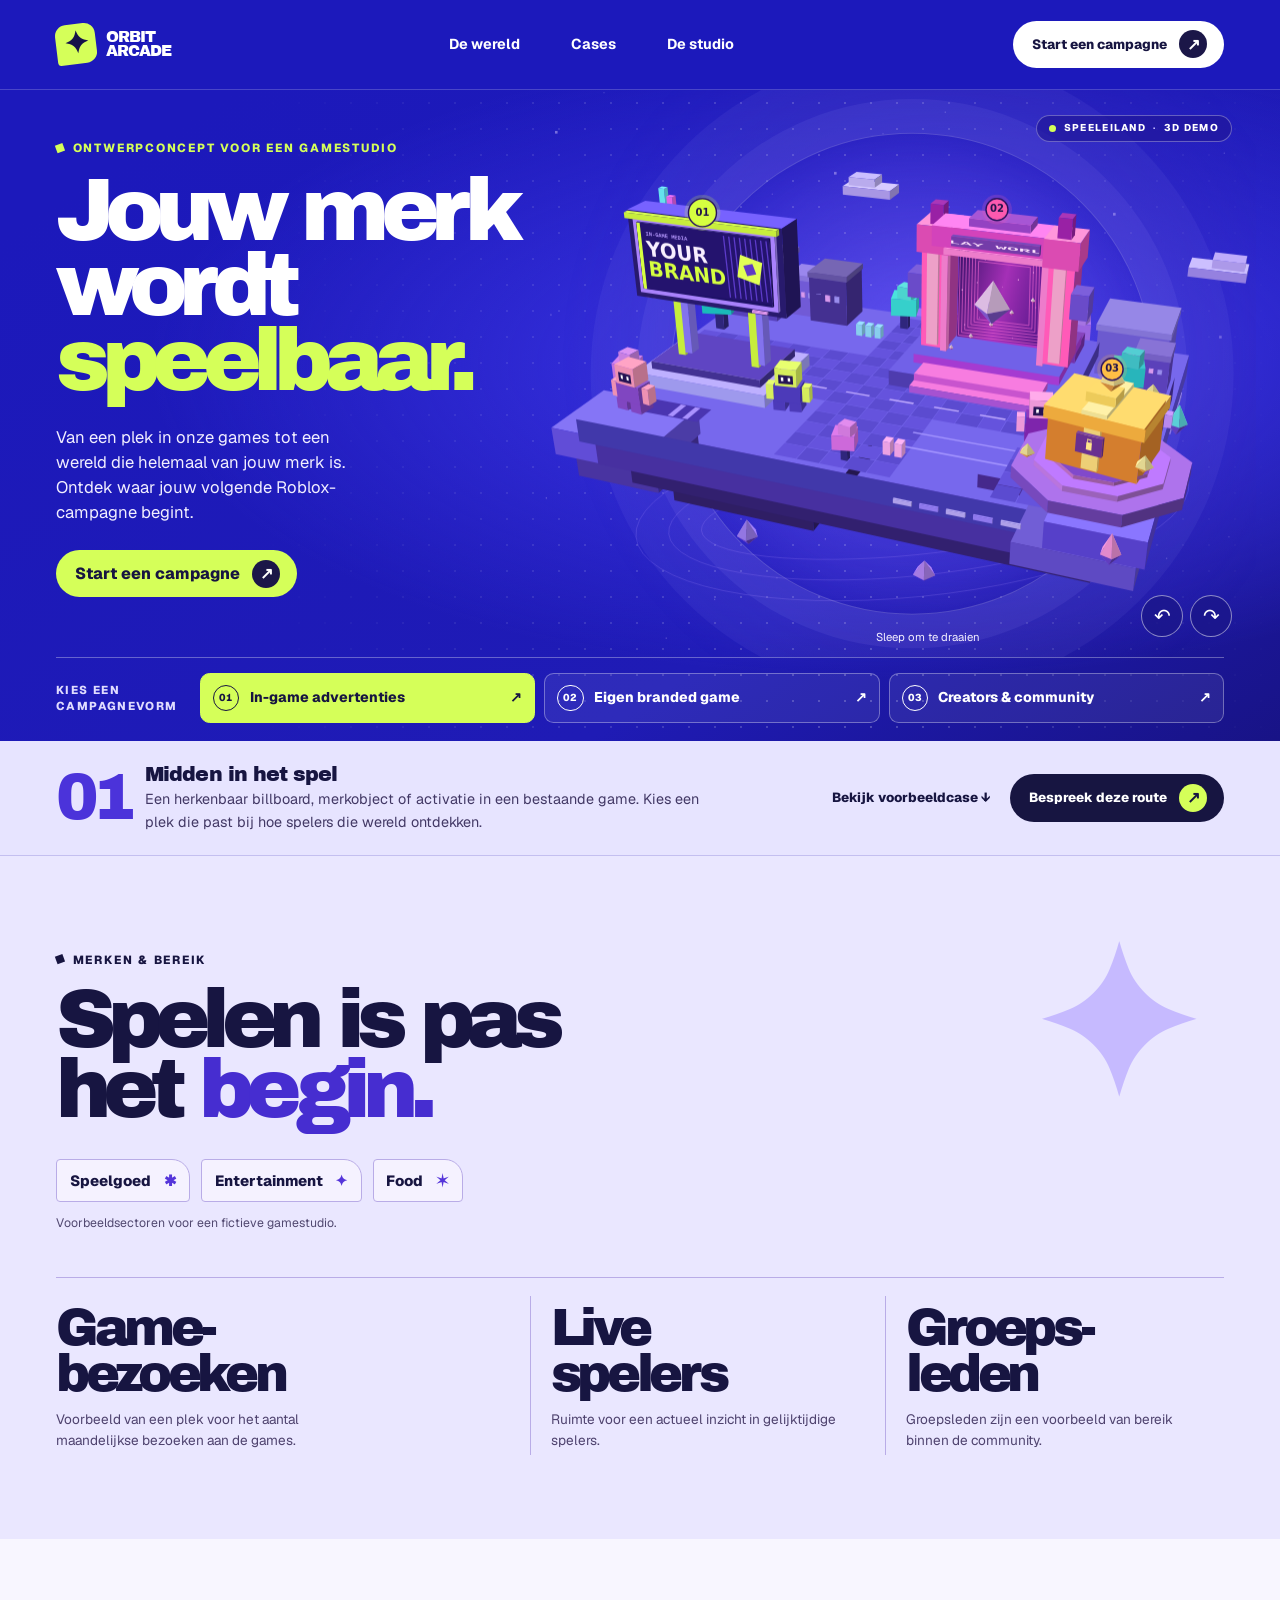
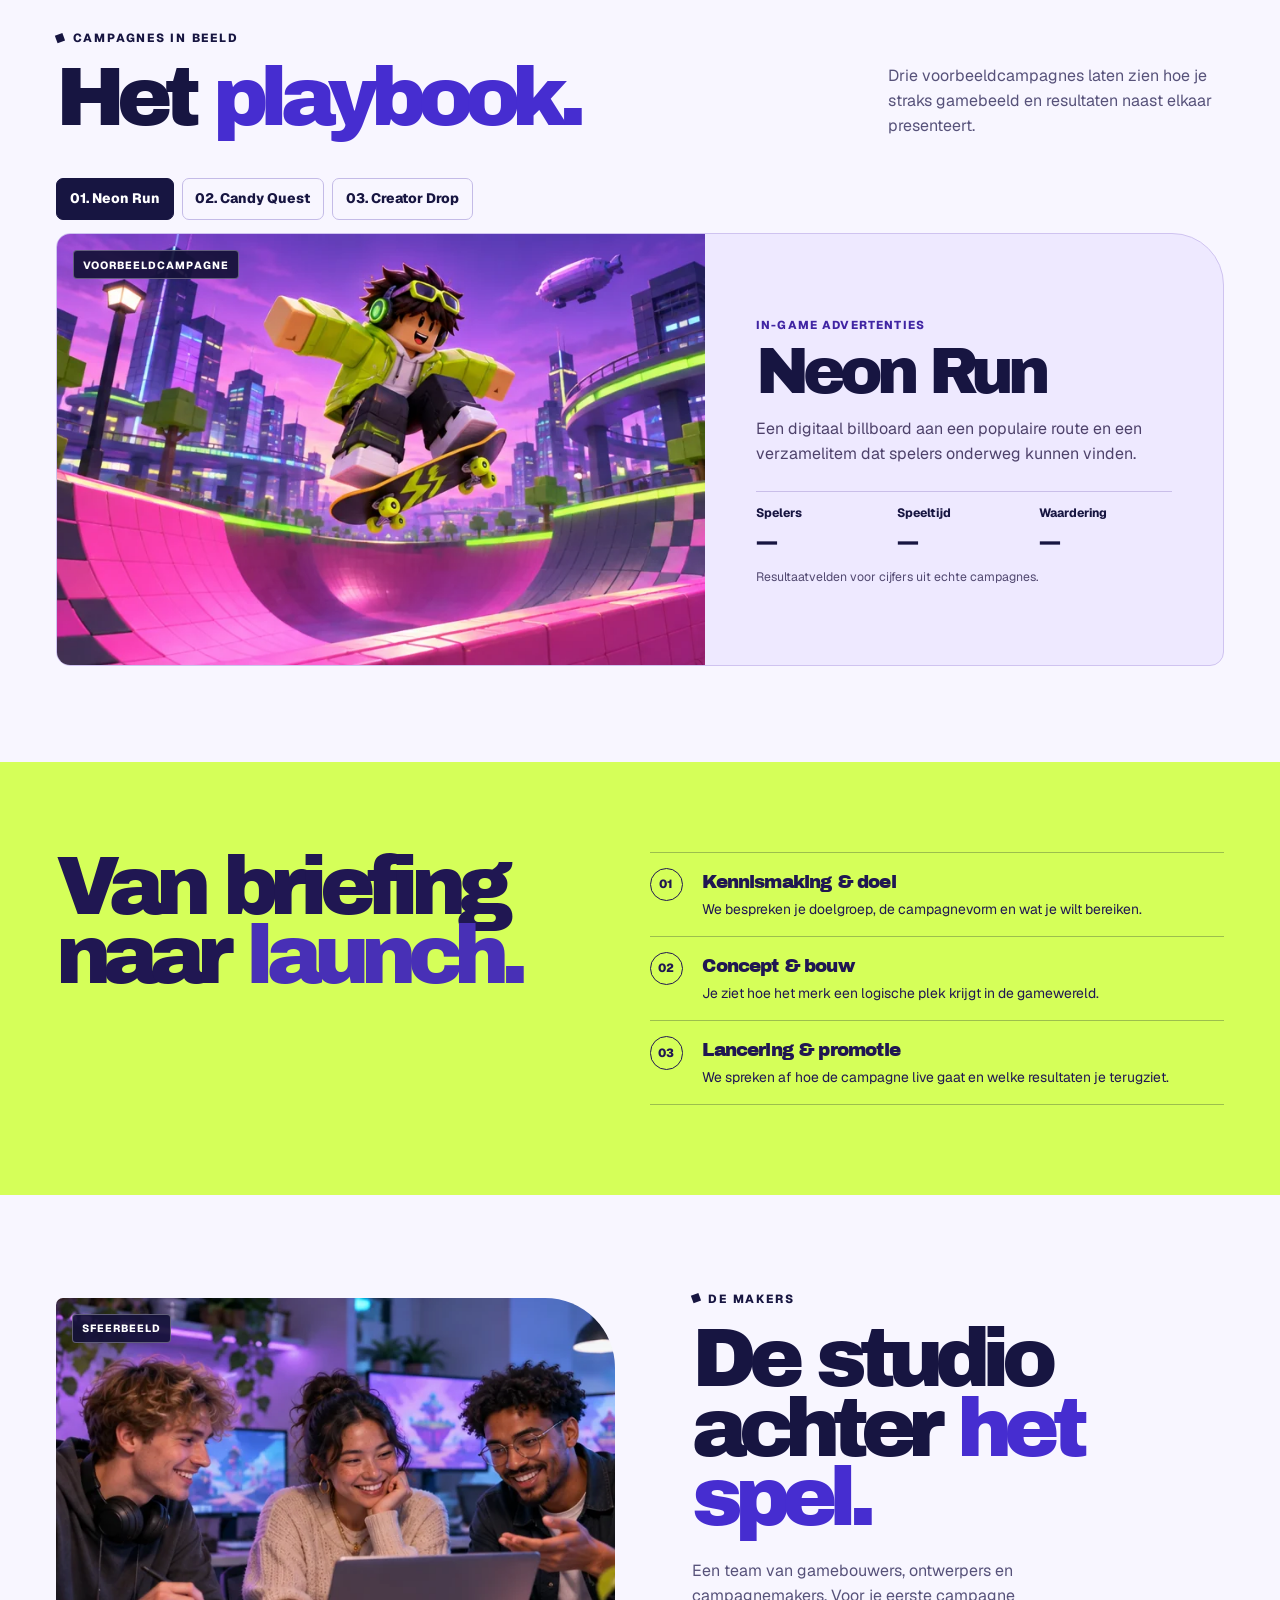
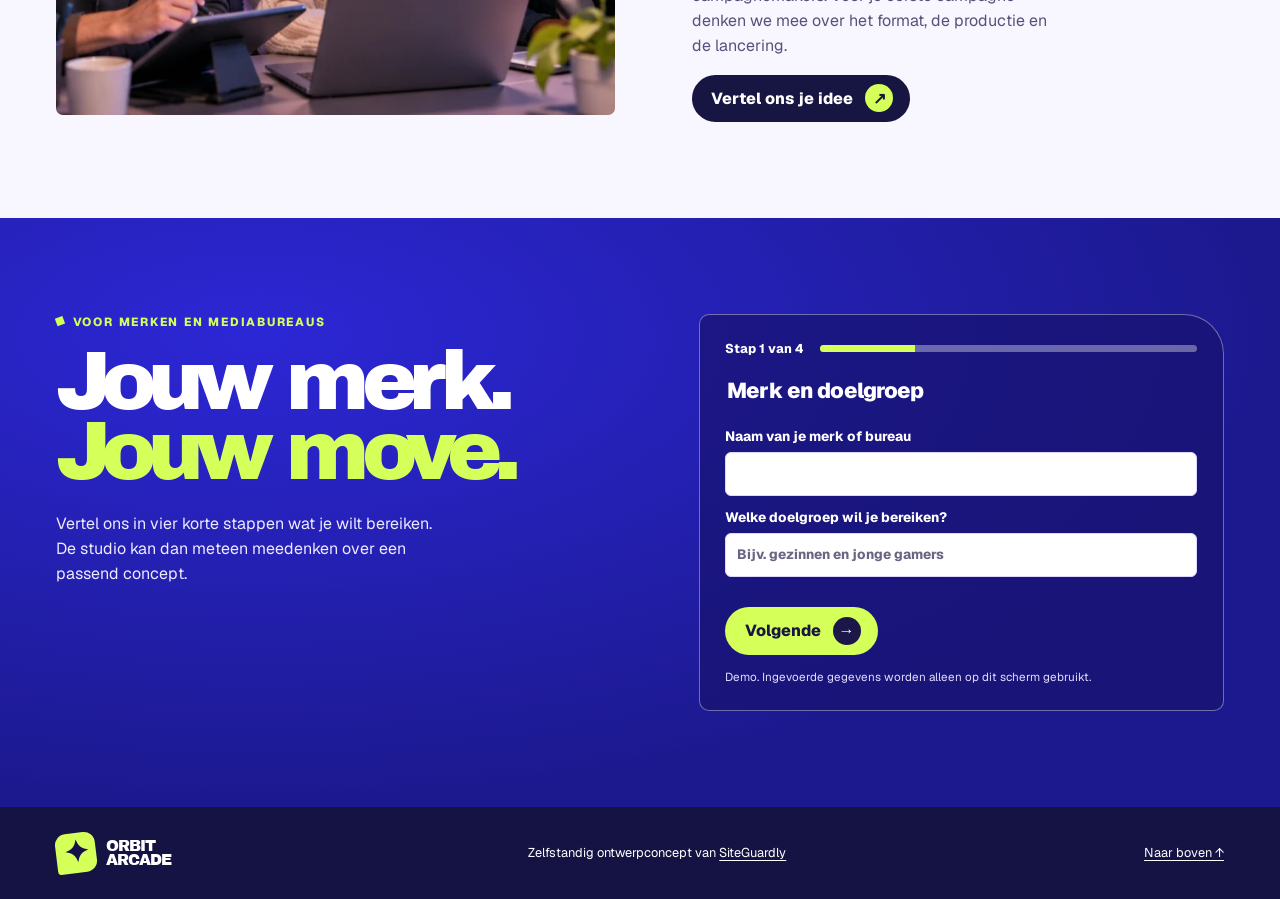
<file: ontwerpconcepten/public-demos/orbit-arcade/index.html>
<!DOCTYPE html>
<html lang="nl">
<head>
  <meta charset="utf-8">
  <meta name="viewport" content="width=device-width, initial-scale=1">
  <meta name="description" content="Ontdek drie manieren om met je merk in de wereld van Roblox te stappen. Bekijk het interactieve 3D-ontwerp van Orbit Arcade.">
  <meta name="robots" content="noindex, nofollow">
  <meta name="theme-color" content="#1413a2">
  <title>Orbit Arcade — Jouw merk wordt speelbaar</title>
  <link rel="stylesheet" href="./style.css">
  <script src="./scene.js" defer></script>
  <script src="./main.js" defer></script>
  <meta http-equiv="Content-Security-Policy" content="form-action 'none'; connect-src 'none'; base-uri 'none'; object-src 'none'">
</head>
<body>
  <a class="skip" href="#main">Direct naar de inhoud</a>
  <header class="mast">
    <a class="wordmark" href="#main" aria-label="Orbit Arcade, start"><span class="symbol" aria-hidden="true">✦</span><span>ORBIT<br>ARCADE</span></a>
    <nav aria-label="Hoofdmenu">
      <a href="#wereld">De wereld</a><a href="#cases">Cases</a><a href="#studio">De studio</a>
    </nav>
    <a class="pill pill-light" href="#aanvraag">Start een campagne <span aria-hidden="true">↗</span></a>
  </header>
  <main id="main">
    <section class="hero" id="wereld" aria-labelledby="title">
      <div class="hero-inner">
        <div class="hero-copy">
          <p class="eyebrow"><span aria-hidden="true"></span> Ontwerpconcept voor een gamestudio</p>
          <h1 id="title"><span>Jouw merk</span><br>wordt<br><em>speelbaar.</em></h1>
          <p class="hero-intro">Van een plek in onze games tot een wereld die helemaal van jouw merk is. Ontdek waar jouw volgende Roblox-campagne begint.</p>
          <a class="pill pill-mint" href="#aanvraag">Start een campagne <span aria-hidden="true">↗</span></a>
        </div>
        <div class="game-stage" aria-label="Interactieve 3D-wereld">
          <div class="stage-label"><span></span> SPEELEILAND <b>·</b> 3D DEMO</div>
          <canvas id="orbital" aria-label="Draaibaar speeleiland met drie campagnelocaties"></canvas>
          <div class="stage-controls" aria-label="Draai het speeleiland">
            <button type="button" data-turn="-1" aria-label="Draai naar links">↶</button>
            <button type="button" data-turn="1" aria-label="Draai naar rechts">↷</button>
          </div>
          <p class="stage-tip">Sleep om te draaien</p>
        </div>
      </div>
      <div class="route-strip">
        <span class="route-caption">Kies een<br>campagnevorm</span>
        <div class="route-buttons" role="group" aria-label="Campagnevormen">
          <button type="button" data-route="0" aria-pressed="true"><span>01</span> In-game advertenties <b aria-hidden="true">↗</b></button>
          <button type="button" data-route="1" aria-pressed="false"><span>02</span> Eigen branded game <b aria-hidden="true">↗</b></button>
          <button type="button" data-route="2" aria-pressed="false"><span>03</span> Creators &amp; community <b aria-hidden="true">↗</b></button>
        </div>
      </div>
    </section>
    <section class="route-detail" aria-labelledby="route-title">
      <div class="route-detail-inner">
        <div class="route-description" aria-live="polite">
          <span id="route-nr" class="route-number" aria-hidden="true">01</span>
          <div><h2 id="route-title">Midden in het spel</h2><p id="route-copy">Een herkenbaar billboard, merkobject of activatie in een bestaande game. Kies een plek die past bij hoe spelers die wereld ontdekken.</p></div>
        </div>
        <div class="route-links"><a id="route-case" href="#cases">Bekijk voorbeeldcase <span aria-hidden="true">↓</span></a><a id="route-apply" class="pill pill-dark" href="#aanvraag">Bespreek deze route <span aria-hidden="true">↗</span></a></div>
      </div>
    </section>

    <section class="proof" aria-labelledby="proof-title">
      <div class="wrap">
        <p class="eyebrow"><span aria-hidden="true"></span> Merken &amp; bereik</p>
        <h2 id="proof-title">Spelen is pas<br>het <em>begin.</em></h2>
        <div class="proof-partners" aria-label="Sectoren van merkpartners">
          <span>Speelgoed<span aria-hidden="true">✱</span></span><span>Entertainment<span aria-hidden="true">✦</span></span><span>Food<span aria-hidden="true">✶</span></span>
        </div>
        <p class="evidence-note">Voorbeeldsectoren voor een fictieve gamestudio.</p>
        <div class="metric-band">
          <article><strong>Game-<br>bezoeken</strong><p>Voorbeeld van een plek voor het aantal maandelijkse bezoeken aan de games.</p></article>
          <article><strong>Live<br>spelers</strong><p>Ruimte voor een actueel inzicht in gelijktijdige spelers.</p></article>
          <article><strong>Groeps-<br>leden</strong><p>Groepsleden zijn een voorbeeld van bereik binnen de community.</p></article>
        </div>
      </div>
    </section>

    <section id="cases" class="cases wrap" aria-labelledby="cases-title">
      <div class="cases-top">
        <div><p class="eyebrow"><span aria-hidden="true"></span> Campagnes in beeld</p><h2 id="cases-title">Het <em>playbook.</em></h2></div>
        <p>Drie voorbeeldcampagnes laten zien hoe je straks gamebeeld en resultaten naast elkaar presenteert.</p>
      </div>
      <div class="case-switch" role="group" aria-label="Voorbeeldcases">
        <button type="button" data-case="0" aria-pressed="true">01. Neon Run</button>
        <button type="button" data-case="1" aria-pressed="false">02. Candy Quest</button>
        <button type="button" data-case="2" aria-pressed="false">03. Creator Drop</button>
      </div>
      <article class="case-panel">
        <div class="case-image" id="case-art">
          <img data-case-image src="./media/skate.webp" alt="Illustratief gamebeeld van een futuristisch skatepark" width="768" height="512" loading="lazy">
          <img data-case-image src="./media/candy.webp" alt="Illustratief gamebeeld van een kleurrijke hindernisbaan" width="768" height="512" loading="lazy" hidden>
          <img data-case-image src="./media/creator.webp" alt="Illustratief gamebeeld van een digitale studio voor avatars" width="768" height="512" loading="lazy" hidden>
          <span class="illustration">VOORBEELDCAMPAGNE</span>
        </div>
        <div class="case-copy" aria-live="polite">
          <span class="case-type" id="case-type">In-game advertenties</span>
          <h3 id="case-name">Neon Run</h3>
          <p id="case-description">Een digitaal billboard aan een populaire route en een verzamelitem dat spelers onderweg kunnen vinden.</p>
          <dl class="case-metrics">
            <div><dt>Spelers</dt><dd>—</dd></div><div><dt>Speeltijd</dt><dd>—</dd></div><div><dt>Waardering</dt><dd>—</dd></div>
          </dl>
          <p class="evidence-note">Resultaatvelden voor cijfers uit echte campagnes.</p>
        </div>
      </article>
    </section>

    <section class="process" aria-labelledby="process-title">
      <div class="wrap">
        <h2 id="process-title">Van briefing<br>naar <em>launch.</em></h2>
        <ol>
          <li><span>01</span><div><h3>Kennismaking &amp; doel</h3><p>We bespreken je doelgroep, de campagnevorm en wat je wilt bereiken.</p></div></li>
          <li><span>02</span><div><h3>Concept &amp; bouw</h3><p>Je ziet hoe het merk een logische plek krijgt in de gamewereld.</p></div></li>
          <li><span>03</span><div><h3>Lancering &amp; promotie</h3><p>We spreken af hoe de campagne live gaat en welke resultaten je terugziet.</p></div></li>
        </ol>
      </div>
    </section>

    <section id="studio" class="studio wrap" aria-labelledby="studio-title">
      <div class="team-image"><img src="./media/team.webp" alt="Illustratieve foto van drie makers in een gamestudio" width="768" height="512" loading="lazy"><span class="illustration">SFEERBEELD</span></div>
      <div><p class="eyebrow"><span aria-hidden="true"></span> De makers</p><h2 id="studio-title">De studio<br>achter <em>het spel.</em></h2><p>Een team van gamebouwers, ontwerpers en campagnemakers. Voor je eerste campagne denken we mee over het format, de productie en de lancering.</p><a class="pill pill-dark" href="#aanvraag">Vertel ons je idee <span aria-hidden="true">↗</span></a></div>
    </section>

    <section id="aanvraag" class="apply" aria-labelledby="apply-title">
      <div class="wrap apply-inner">
        <div><p class="eyebrow"><span aria-hidden="true"></span> Voor merken en mediabureaus</p><h2 id="apply-title">Jouw merk.<br><em>Jouw move.</em></h2><p>Vertel ons in vier korte stappen wat je wilt bereiken. De studio kan dan meteen meedenken over een passend concept.</p></div>
        <div class="wizard">
          <div class="progress" aria-label="Voortgang"><span id="form-progress">Stap 1 van 4</span><progress id="form-bar" max="4" value="1">1 van 4</progress></div>
          <form id="intake">
            <fieldset data-step="0"><legend>Merk en doelgroep</legend><label>Naam van je merk of bureau<input name="brand" autocomplete="organization" required></label><label>Welke doelgroep wil je bereiken?<input name="audience" placeholder="Bijv. gezinnen en jonge gamers" required></label></fieldset>
            <fieldset data-step="1" hidden><legend>Wat wil je bereiken?</legend><label>Doel<select name="objective" required><option value="">Kies een doel</option><option value="reach">Meer bereik</option><option value="campaign">Een merkcampagne</option><option value="game">Een eigen game</option></select></label><label>Campagnevorm<select name="route"><option value="">Ik wil advies</option><option value="0">In-game advertenties</option><option value="1">Eigen branded game</option><option value="2">Creators &amp; community</option></select></label></fieldset>
            <fieldset data-step="2" hidden><legend>Budget en startmoment</legend><label>Budgetindicatie<select name="budget" required><option value="">Selecteer een indicatie</option><option>Budget nog in overleg</option><option>Tot €5.000</option><option>€5.000 tot €15.000</option><option>€15.000 of meer</option></select></label><label>Wanneer wil je starten?<input name="timing" placeholder="Bijv. volgend kwartaal" required></label></fieldset>
            <fieldset data-step="3" hidden><legend>Hoe bereiken we je?</legend><label>Contactpersoon<input name="name" required autocomplete="name"></label><label>Zakelijk e-mailadres<input name="email" type="email" required autocomplete="email"></label></fieldset>
            <div class="form-actions"><button type="button" class="back" id="form-back" hidden>← Terug</button><button type="submit" class="pill pill-mint" id="form-next">Volgende <span aria-hidden="true">→</span></button></div>
            <p class="demo-note">Demo. Ingevoerde gegevens worden alleen op dit scherm gebruikt.</p>
          </form>
          <div id="form-success" hidden tabindex="-1">
            <h3>Je intake is klaar.</h3><p>Zo ziet de bevestiging eruit. Bij de echte website kan de bezoeker hier direct een gesprek boeken.</p>
            <button type="button" class="pill pill-mint" id="schedule" aria-expanded="false" aria-controls="booking-example">Bekijk afspraakvoorbeeld <span aria-hidden="true">↗</span></button>
            <div id="booking-example" hidden><h4>Kennismaking over je campagne</h4><p>Een gesprek van 30 minuten. Hier komt de agenda van de studio.</p></div>
            <button type="button" class="back reset" id="form-reset">Start de demo opnieuw</button>
          </div>
        </div>
      </div>
    </section>
  </main>
  <footer><div class="wrap"><a class="wordmark" href="#main" aria-label="Orbit Arcade, naar boven"><span class="symbol" aria-hidden="true">✦</span><span>ORBIT<br>ARCADE</span></a><p>Zelfstandig ontwerpconcept van <a href="https://siteguardly.com/">SiteGuardly</a></p><a href="#main">Naar boven ↑</a></div></footer>
</body>
</html>
</file>
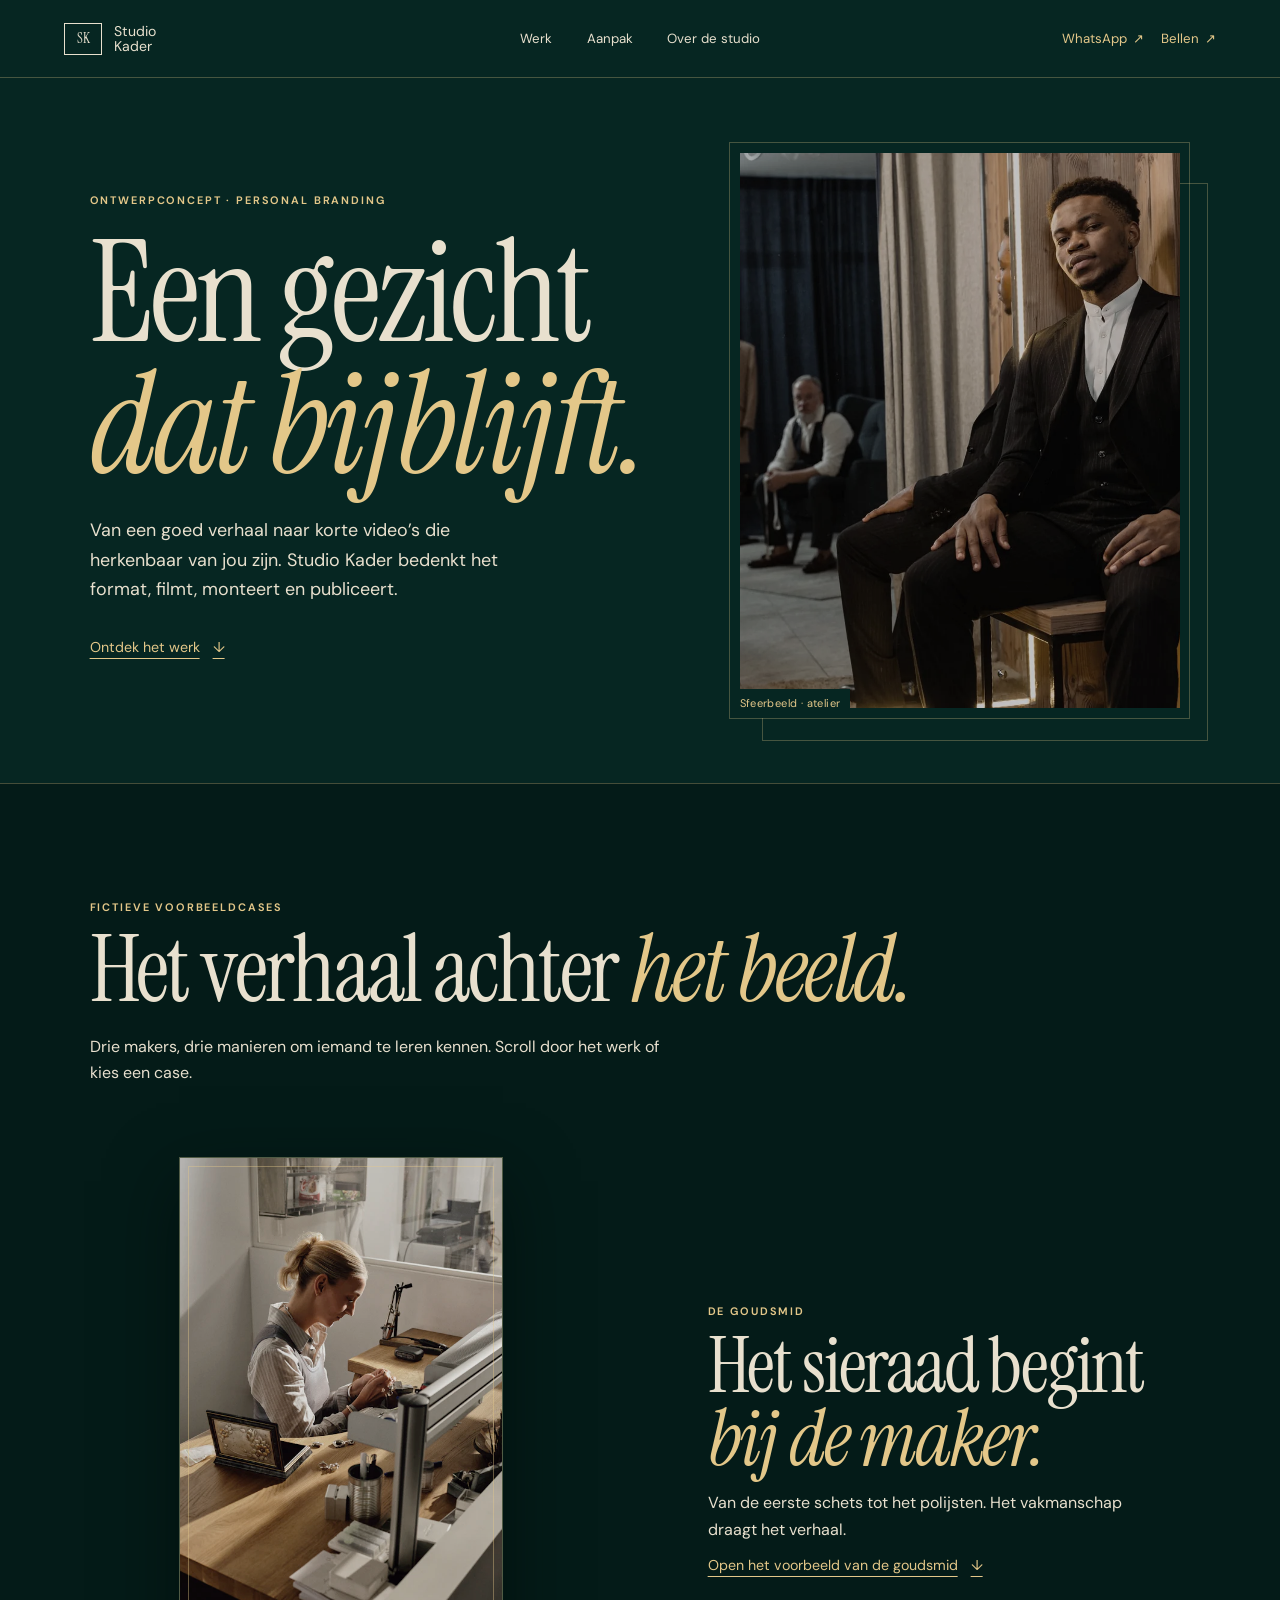
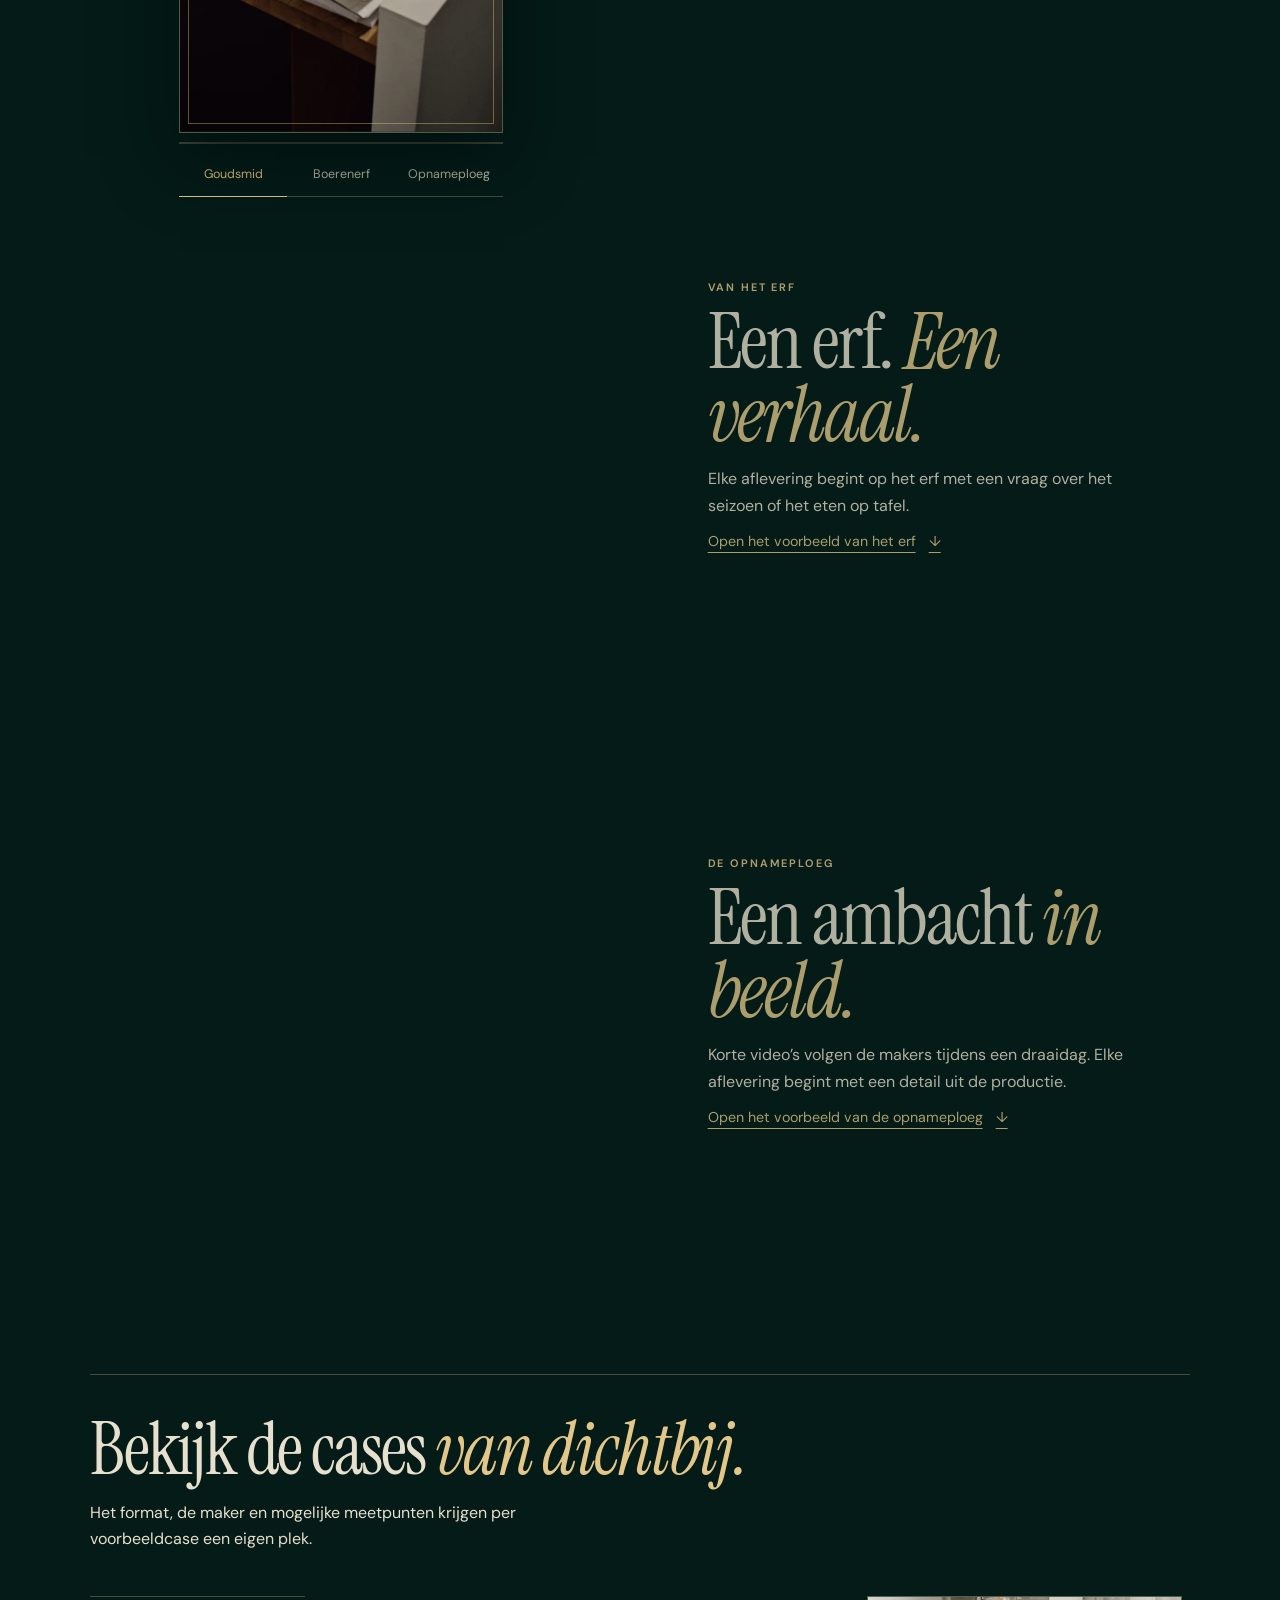
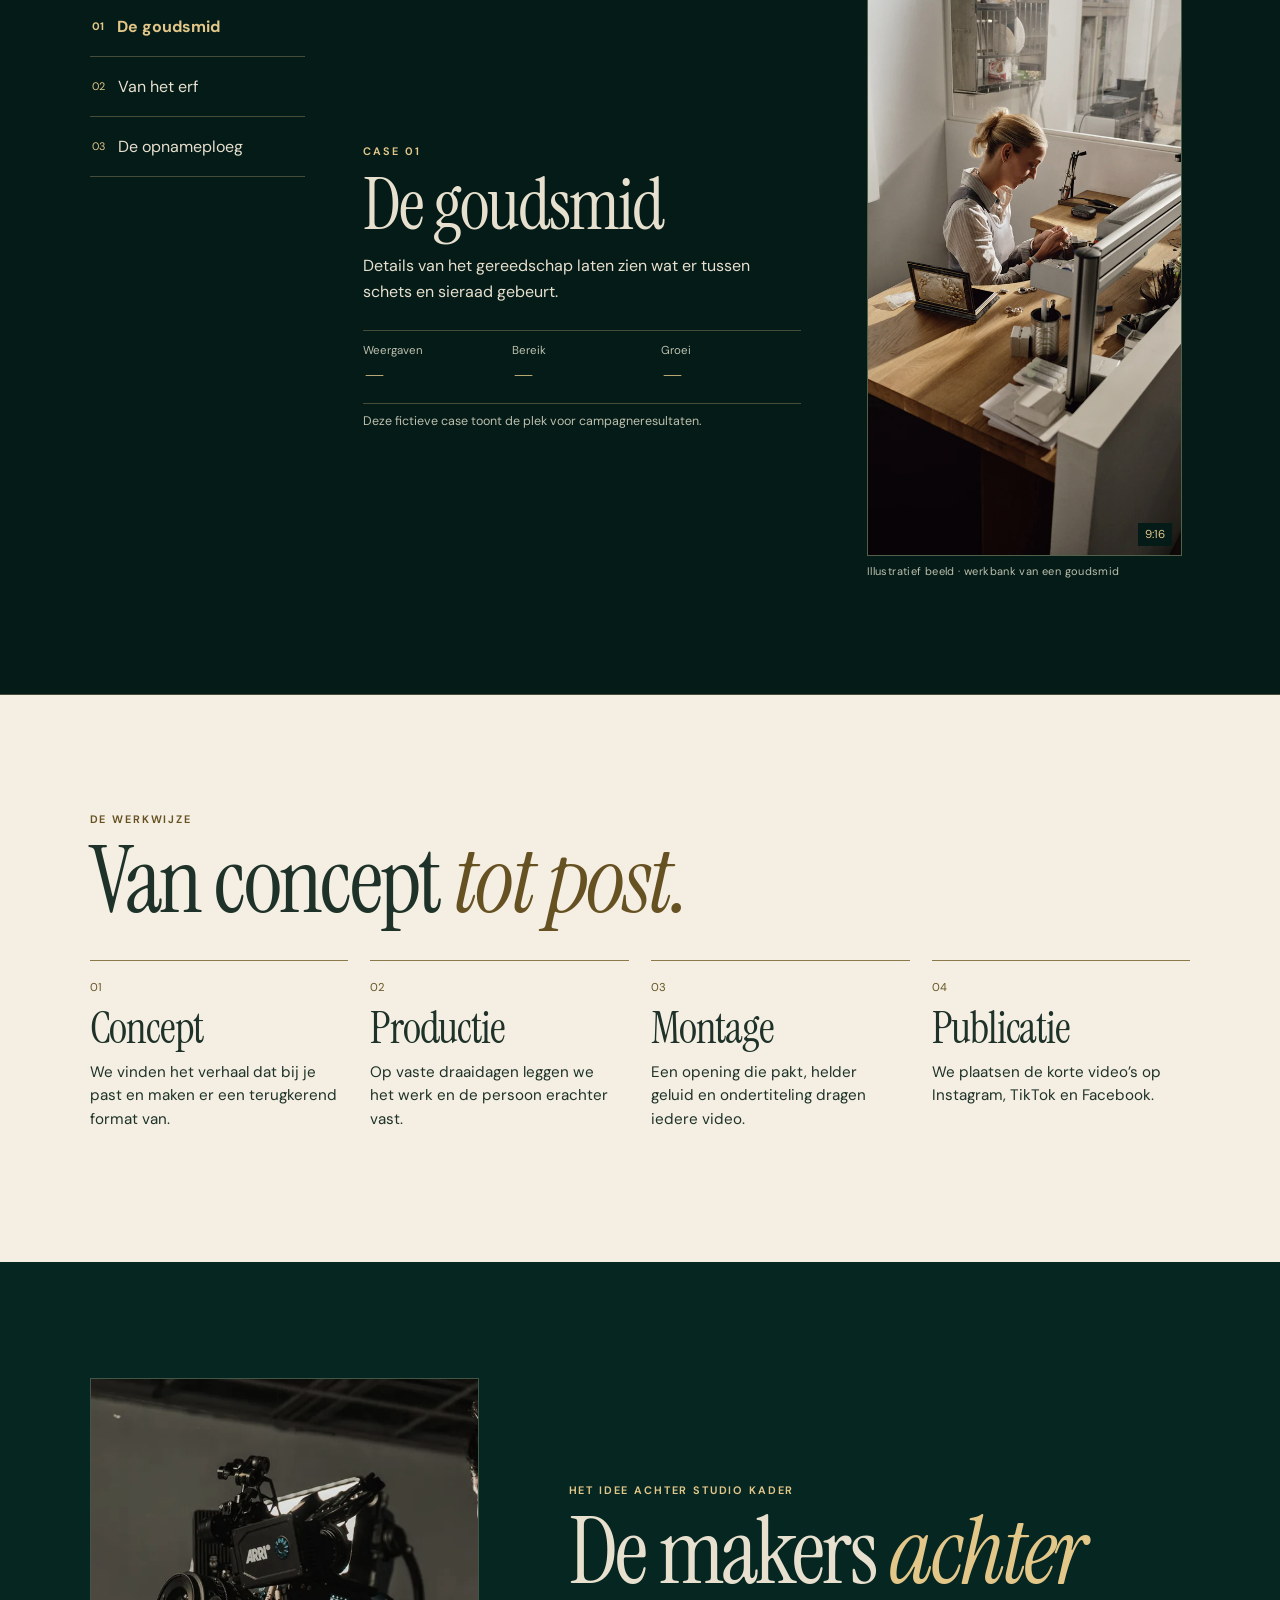
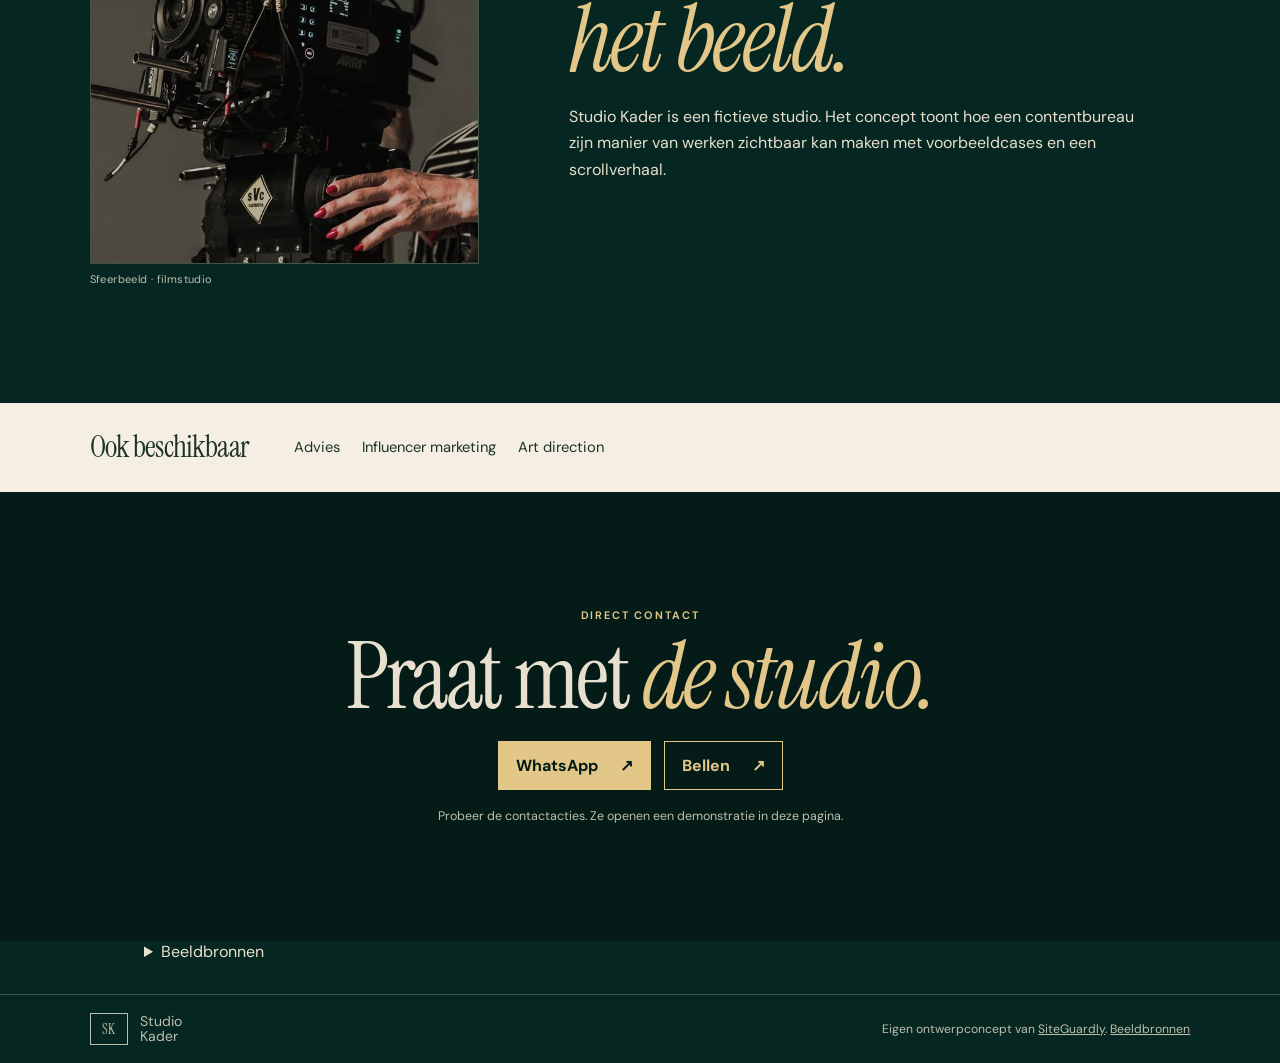
<file: ontwerpconcepten/public-demos/short-form/index.html>
<!doctype html>
<html lang="nl">
<head>
  <meta charset="utf-8">
  <meta name="viewport" content="width=device-width,initial-scale=1">
  <meta name="robots" content="noindex,nofollow">
  <meta name="description" content="Studio Kader is een zelfstandig SiteGuardly-ontwerpconcept voor korte video en personal branding.">
  <title>Studio Kader — Personal branding met short form content</title>
  <style>@font-face{font-family:Instrument;src:url("./media/5eb09b5ac0e2.woff2") format("woff2");font-display:swap}
@font-face{font-family:Instrument;src:url("./media/5a51946dfffa.woff2") format("woff2");font-style:italic;font-display:swap}
@font-face{font-family:DM;src:url("./media/9fea608a947e.woff2") format("woff2");font-display:swap}
:root{
  color-scheme:dark;
  --forest:#062622;--deep:#041b18;--gold:#e3c789;--paper:#f4efe2;--ink:#1e3229;
  --light:#e8e0ce;--line:rgba(227,199,137,.29);--muted:#bdbfac;
  --serif:Instrument,Georgia,serif;--sans:DM,"Segoe UI",sans-serif;
  font-family:var(--sans);color:var(--light);background:var(--forest);
  scroll-behavior:smooth;scroll-padding-top:96px;
}
*{box-sizing:border-box}
body,h1,h2,h3,p,figure,dl,dd{margin:0}
body{min-width:0}
a{color:inherit}
button{font:inherit;color:inherit;cursor:pointer}
img{display:block;width:100%;height:100%;object-fit:cover}
[hidden]{display:none!important}
:focus-visible{outline:2px solid var(--gold);outline-offset:5px}
.skip{position:fixed;z-index:4;top:12px;left:12px;padding:12px;background:var(--paper);color:var(--ink);transform:translateY(-170%)}
.skip:focus{transform:none}
.masthead{
  z-index:3;position:sticky;top:0;display:grid;grid-template-columns:1fr auto 1fr;align-items:center;gap:20px;
  padding:10px clamp(22px,5vw,78px);min-height:78px;border-bottom:1px solid var(--line);background:var(--forest);
}
.brand{display:inline-flex;align-items:center;gap:12px;justify-self:start;text-decoration:none;line-height:1.06;font-size:.88rem}
.mark{display:block;position:relative;width:53px;height:32px;overflow:hidden}
.mark img{position:absolute;top:50%;left:50%;width:169px;height:84.5px;max-width:none;transform:translate(-50%,-50%);mix-blend-mode:lighten}
.masthead nav,.mast-contact{display:flex;gap:clamp(12px,2.7vw,37px);align-items:center}
.mast-contact{justify-self:end;gap:17px}
.masthead nav a,.mast-contact a{display:inline-flex;gap:6px;align-items:center;min-height:44px;text-decoration:none;font-size:.83rem}
.mast-contact a{color:var(--gold);white-space:nowrap}
.masthead nav a:hover,.mast-contact a:hover{text-decoration:underline;text-underline-offset:5px}
h1,h2,h3{font-family:var(--serif);font-weight:400;line-height:.94;letter-spacing:-.028em}
em{font-weight:400;color:var(--gold)}
.eyebrow{font-size:.68rem;letter-spacing:.17em;text-transform:uppercase;font-weight:650;color:var(--gold);line-height:1.5}
.hero{
  display:grid;grid-template-columns:minmax(0,1.12fr) minmax(0,.88fr);min-height:clamp(520px,72svh,820px);
  max-width:1600px;margin:auto;padding:clamp(32px,5vw,82px) clamp(22px,7vw,110px);
  gap:clamp(16px,4vw,64px);align-items:center;isolation:isolate;
}
.hero-copy{grid-column:1;grid-row:1;z-index:1}
.hero h1{font-size:clamp(4.1rem,11vw,11.4rem);margin:19px 0 24px;animation:hero-type .85s .07s cubic-bezier(.2,.65,.3,1) both}
.intro{max-width:38ch;line-height:1.65;font-size:clamp(1rem,1.4vw,1.22rem);color:var(--light)}
.underlink{display:inline-flex;gap:13px;align-items:center;min-height:44px;text-underline-offset:6px;color:var(--gold);font-size:.89rem}
.hero .underlink,.about .underlink{margin-top:20px}
.hero-image{grid-column:2;grid-row:1;position:relative;align-self:center;justify-self:end;display:grid;width:min(100%,470px);aspect-ratio:4/5;border:1px solid var(--line)}
.hero-image::after{content:"";position:absolute;inset:7% -4% -4% 7%;border:1px solid var(--line);z-index:-1;pointer-events:none}
.hero-image img{height:100%;position:absolute;inset:10px;width:calc(100% - 20px);height:calc(100% - 20px);filter:brightness(.78) saturate(.68);object-position:57% 52%;animation:hero-mask 1.05s cubic-bezier(.2,.65,.3,1) both}
@keyframes hero-mask{from{clip-path:inset(11% 0 12% 0);opacity:.2;transform:scale(.975)}to{clip-path:inset(0);opacity:1;transform:none}}
@keyframes hero-type{from{opacity:.25;transform:translateY(22px)}to{opacity:1;transform:none}}
.hero-link span{transition:transform .25s}
.hero-link:hover span{transform:translateY(4px)}
figcaption{font-size:.69rem;line-height:1.4;letter-spacing:.035em}
.hero-image figcaption{align-self:end;justify-self:start;position:relative;margin:0 0 0 0;background:var(--forest);padding:7px 10px;color:var(--gold)}
.work,.approach,.about,.contact,.other{padding:clamp(64px,9vw,135px) clamp(22px,7vw,110px)}
.work{background:var(--deep);border-block:1px solid var(--line)}
.section-intro,.case-layout,.steps{max-width:1280px;margin-inline:auto}
.section-intro h2,.about h2,.contact h2{font-size:clamp(3.3rem,7.3vw,7rem);margin:10px 0 20px}
.section-intro>p:last-child,.about-copy>p:not(.eyebrow){max-width:52ch;line-height:1.65}
.film-sequence{--film-progress:0;--film-parallax:0px;max-width:1280px;margin:clamp(32px,5.5vw,80px) auto 0}
.film-sticky{display:none}
.film-steps{display:grid;gap:36px}
.film-step{display:grid;grid-template-columns:minmax(130px,.55fr) minmax(0,1fr);align-items:center;gap:clamp(24px,6vw,95px);padding:23px 0;border-top:1px solid var(--line)}
.film-static{width:min(100%,230px);height:auto;aspect-ratio:9/16;object-position:50% 37%;border:1px solid var(--line)}
.film-copy h3,.case-summary h3{font-size:clamp(2.75rem,6.1vw,6rem);margin:9px 0 15px}
.film-copy>p:not(.eyebrow,.film-metric),.case-summary>p{max-width:40ch;line-height:1.65}
.film-metric{display:flex;align-items:center;gap:13px;margin:18px 0 2px}
.film-metric strong{font:400 clamp(2.25rem,4.5vw,4.35rem)/.88 var(--serif);color:var(--gold)}
.film-metric span{color:var(--muted);font-size:.72rem;line-height:1.45}
.film-sequence.is-enhanced{display:grid;grid-template-columns:minmax(0,1fr) minmax(0,.96fr);gap:clamp(34px,9vw,145px);align-items:start}
.is-enhanced .film-sticky{display:grid;position:sticky;top:clamp(100px,15svh,160px);justify-self:center;width:min(100%,36svh,345px);gap:9px}
.film-stage{aspect-ratio:9/16;position:relative;background:#132f29;border:1px solid var(--line);overflow:hidden;isolation:isolate;box-shadow:0 24px 64px #010d0bbd}
.film-panel,.film-matte{position:absolute;inset:0}
.film-panel{opacity:0;clip-path:inset(0 0 8% 0);transition:opacity .53s ease,clip-path .65s cubic-bezier(.25,.6,.3,1)}
.film-panel.is-current{opacity:1;clip-path:inset(0)}
.film-panel img{transform:translateY(var(--film-parallax)) scale(1.12);object-position:50% 42%;filter:saturate(.72) brightness(.92)}
.film-panel[data-film-panel="wijn"] img{object-position:58% 50%}
.film-panel[data-film-panel="paling"] img{object-position:50% 32%}
.film-matte{inset:8px;border:1px solid #e3c78966;z-index:1;pointer-events:none}
.film-progress{height:2px;background:var(--line)}
.film-progress span{display:block;width:100%;height:2px;background:var(--gold);transform:scaleX(var(--film-progress));transform-origin:left}
.film-nav{display:grid;grid-template-columns:repeat(3,minmax(0,1fr))}
.film-nav button{min-width:0;min-height:44px;border:0;border-bottom:1px solid var(--line);background:transparent;font-size:clamp(.65rem,1vw,.78rem);color:var(--muted);padding:0 2px}
.film-nav button.is-current,.film-nav button:hover{color:var(--gold);border-bottom-color:var(--gold)}
.is-enhanced .film-steps{gap:0}
.is-enhanced .film-step{display:grid;grid-template-columns:1fr;min-height:clamp(330px,64svh,650px);border-top-color:transparent;padding:30px 0;transition:opacity .35s;opacity:.76}
.is-enhanced .film-step.is-current,.is-enhanced .film-step:focus-within{opacity:1}
.is-enhanced .film-static{display:none}
.case-summary{max-width:1280px;margin:clamp(46px,7vw,100px) auto 0;padding-top:32px;border-top:1px solid var(--line)}
.case-summary h3{font-size:clamp(2.8rem,5.7vw,5.6rem)}
.case-layout{display:grid;grid-template-columns:minmax(190px,.52fr) minmax(0,2fr);gap:clamp(25px,4.6vw,72px);margin-top:43px}
.case-controls{display:grid;align-content:start;border-top:1px solid var(--line)}
.case-tab{
  display:flex;gap:12px;text-align:left;align-items:center;min-height:60px;padding:10px 2px;
  background:transparent;border:0;border-bottom:1px solid var(--line);font-size:clamp(.85rem,1.4vw,1rem);
}
.case-tab span{font-size:.68rem;color:var(--gold);letter-spacing:.08em}
.case-tab.is-current{color:var(--gold);font-weight:700}
.case-tab:hover{color:var(--gold)}
.case-detail{display:grid;grid-template-columns:minmax(0,1.08fr) minmax(0,.82fr);gap:clamp(22px,4.5vw,65px);align-items:center}
.case-info h3{font-size:clamp(2.65rem,5.6vw,5.6rem);margin:12px 0 14px}
#case-lead{max-width:43ch;line-height:1.66}
.metrics{display:grid;grid-template-columns:repeat(3,minmax(0,1fr));gap:9px;margin:24px 0 8px;padding:12px 0;border-block:1px solid var(--line)}
.metrics dt{font-size:.72rem;color:var(--muted)}
.metrics dd{font-family:var(--serif);font-size:2rem;color:var(--gold);line-height:1.05}
.muted{font-size:.78rem;color:var(--muted);line-height:1.55}
.reel{max-width:315px;justify-self:center;width:100%}
.reel-media{aspect-ratio:9/16;position:relative;border:1px solid var(--line);overflow:hidden;background:#14362e}
.reel-media img{object-position:50% 42%;filter:saturate(.78)}
.reel figcaption{color:var(--muted);margin-top:8px}
.format{position:absolute;right:9px;bottom:9px;padding:4px 7px;color:var(--gold);background:var(--deep);font-size:.72rem}
.reel-play{display:inline-flex;align-items:center;gap:12px;position:absolute;bottom:11px;left:11px;padding:8px 12px;min-height:44px;background:var(--deep);border:1px solid var(--gold);color:var(--gold);font-size:.82rem;text-decoration:none}
.reel-play:hover{text-decoration:underline;text-underline-offset:4px}
.media-placeholder{position:absolute;inset:0;display:grid;place-content:center;text-align:center;gap:6px;color:var(--gold)}
.media-placeholder span{font-family:var(--serif);font-size:4rem}
.approach{background:var(--paper);color:var(--ink)}
.approach em,.approach .eyebrow{color:#665123}
.approach :focus-visible,.other :focus-visible{outline-color:#684f1d}
.steps{list-style:none;counter-reset:step;display:grid;grid-template-columns:repeat(4,minmax(0,1fr));gap:22px;margin-top:35px;padding:0}
.steps li{counter-increment:step;padding:14px 9px 0 0;border-top:1px solid #8a7949}
.steps li::before{content:"0" counter(step);font-size:.71rem;color:#675323}
.steps h3{font-size:clamp(1.9rem,3.4vw,3.5rem);margin:12px 0}
.steps p{font-size:.95rem;line-height:1.55}
.about{display:grid;grid-template-columns:minmax(0,.77fr) minmax(0,1.23fr);gap:clamp(25px,7vw,125px);max-width:1500px;margin:auto;align-items:center}
.sep-photo{max-width:430px}
.sep-photo img{aspect-ratio:4/5;height:auto;object-position:50% 35%;filter:saturate(.66);border:1px solid var(--line)}
.sep-photo figcaption{margin-top:8px;color:var(--muted)}
.other{padding-block:30px;display:flex;align-items:center;gap:25px 45px;flex-wrap:wrap;background:var(--paper);color:var(--ink)}
.other h2{font-size:1.9rem}
.other ul{padding:0;list-style:none;display:flex;gap:10px 22px;flex-wrap:wrap;margin:0;font-size:.92rem}
.contact{text-align:center;background:var(--deep)}
.contact-links{display:flex;gap:13px;justify-content:center;flex-wrap:wrap}
.action{display:inline-flex;gap:22px;align-items:center;min-height:49px;padding:8px 17px;text-decoration:none;background:var(--gold);color:var(--deep);border:1px solid var(--gold);font-weight:700}
.action.outline{color:var(--gold);background:none}
.action:hover{text-decoration:underline;text-underline-offset:4px}
.contact-note{margin-top:17px;color:var(--muted);font-size:.78rem;line-height:1.5}
footer{display:flex;align-items:center;justify-content:space-between;gap:16px;flex-wrap:wrap;padding:18px clamp(22px,7vw,110px);border-top:1px solid var(--line);font-size:.76rem;color:var(--muted)}
dialog{background:var(--deep);color:var(--light);width:min(460px,calc(100% - 35px));border:1px solid var(--gold);padding:30px}
dialog::backdrop{background:#001611b5}
dialog h2{font-size:2.7rem;margin-bottom:12px}
dialog p{line-height:1.55;margin-top:12px}
.dialog-close{position:absolute;top:7px;right:7px;background:none;border:0;width:44px;height:44px;font-size:1.6rem;color:var(--gold)}
.reveal-ready.is-visible{animation:appear .65s ease-out both}
@keyframes appear{from{opacity:.5;transform:translateY(10px)}to{opacity:1;transform:none}}
@media(max-width:900px){
  .masthead{grid-template-columns:1fr auto;gap:8px 22px}
  .masthead nav{order:3;grid-column:1/-1;justify-content:center;border-top:1px solid var(--line)}
  .masthead nav a{min-height:44px}
  :root{scroll-padding-top:130px}
  .hero{min-height:0}
  .is-enhanced .film-sticky{top:123px;width:min(100%,29svh,295px)}
  .case-layout{grid-template-columns:1fr;gap:26px}
  .case-controls{grid-template-columns:repeat(3,minmax(0,1fr));gap:12px}
}
@media(max-width:590px){
  .masthead{padding:5px 14px;gap:2px 10px}
  .masthead .brand{font-size:.77rem;gap:5px}
  .mast-contact{gap:10px}
  .mast-contact a{font-size:.72rem}
  .mast-contact a span{display:none}
  :root{scroll-padding-top:108px}
  .hero{grid-template-columns:1fr;padding-block:43px;gap:20px}
  .hero h1{font-size:clamp(3.9rem,15vw,6rem);margin-top:14px}
  .hero-image{grid-column:1;grid-row:2;width:min(100%,350px);justify-self:center;aspect-ratio:5/4}
  .hero-image::after{inset:7% -2% -2% 7%}
  .film-step{grid-template-columns:1fr;gap:15px}
  .film-static{max-width:210px}
  .film-sequence.is-enhanced{grid-template-columns:minmax(95px,.78fr) minmax(0,1fr);gap:clamp(10px,4vw,20px)}
  .is-enhanced .film-sticky{top:105px;width:100%;gap:5px}
  .film-nav{grid-template-columns:1fr}
  .film-nav button{min-height:44px;text-align:left;padding-inline:4px}
  .is-enhanced .film-step{min-height:clamp(285px,53svh,550px);padding:13px 0 18px}
  .film-copy h3{font-size:clamp(1.85rem,6.5vw,2.8rem);margin:8px 0 10px}
  .film-copy>p:not(.eyebrow,.film-metric){font-size:.88rem;line-height:1.5}
  .film-copy .eyebrow{font-size:.62rem;letter-spacing:.1em}
  .film-copy .underlink{font-size:.76rem}
  .film-metric{align-items:flex-start;flex-direction:column;gap:5px}
  .case-controls{gap:7px}
  .case-tab{min-height:65px;align-items:flex-start;flex-direction:column;justify-content:center;gap:3px;font-size:.76rem}
  .case-detail{grid-template-columns:1fr}
  .reel{max-width:248px;justify-self:start}
  .steps{grid-template-columns:1fr 1fr;gap:23px 13px}
  .steps p{font-size:.88rem}
  .about{grid-template-columns:1fr}
  .about-copy{grid-row:1}
  .sep-photo{max-width:325px}
  footer{padding-block:15px}
}
@media(prefers-reduced-motion:reduce){*,*::before,*::after{scroll-behavior:auto!important;animation:none!important;transition:none!important}}

.mark { display: grid; place-items: center; width: 38px; height: 32px; border: 1px solid currentColor; font: .88rem/1 Instrument, serif; }
.image-credits { margin: 0 auto 2rem; width: min(62rem, calc(100% - 3rem)); }
.image-credits summary { cursor: pointer; }
.image-credits a { text-decoration: underline; }
</style>
  <meta http-equiv="Content-Security-Policy" content="form-action 'none'; connect-src 'none'; base-uri 'none'; object-src 'none'">
</head>
<body>
  <a class="skip" href="#inhoud">Naar de inhoud</a>
  <header class="masthead">
    <a class="brand" href="#inhoud" aria-label="Studio Kader, naar boven">
      <span class="mark" aria-hidden="true">SK</span>
      <span>Studio<br>Kader</span>
    </a>
    <nav aria-label="Hoofdnavigatie">
      <a href="#werk">Werk</a><a href="#aanpak">Aanpak</a><a href="#studio">Over de studio</a>
    </nav>
    <div class="mast-contact" aria-label="Direct contact">
      <a href="#contact" data-contact="whatsapp">WhatsApp <span aria-hidden="true">↗</span></a>
      <a href="#contact" data-contact="phone">Bellen <span aria-hidden="true">↗</span></a>
    </div>
  </header>

  <main id="inhoud">
    <section class="hero" aria-labelledby="intro">
      <figure class="hero-image">
        <img src="./media/818938750079.webp" alt="Een kleermaker werkt met zijn klant in het atelier" fetchpriority="high">
        <figcaption>Sfeerbeeld · atelier</figcaption>
      </figure>
      <div class="hero-copy">
        <p class="eyebrow">Ontwerpconcept · personal branding</p>
        <h1 id="intro">Een gezicht<br><em>dat bijblijft.</em></h1>
        <p class="intro">Van een goed verhaal naar korte video’s die herkenbaar van jou zijn. Studio Kader bedenkt het format, filmt, monteert en publiceert.</p>
        <a class="underlink hero-link" href="#werk">Ontdek het werk <span aria-hidden="true">↓</span></a>
      </div>
    </section>

    <section class="work" id="werk" aria-labelledby="work-title">
      <div class="section-intro">
        <p class="eyebrow">Fictieve voorbeeldcases</p>
        <h2 id="work-title">Het verhaal achter <em>het beeld.</em></h2>
        <p>Drie makers, drie manieren om iemand te leren kennen. Scroll door het werk of kies een case.</p>
      </div>
      <div class="film-sequence">
        <div class="film-sticky">
          <div class="film-stage" aria-hidden="true">
            <div class="film-panel is-current" data-film-panel="melvin"><img src="./media/84e228cde3ae.webp" alt=""></div>
            <div class="film-panel" data-film-panel="wijn"><img src="./media/5c9e240e2e95.jpg" alt="" loading="lazy"></div>
            <div class="film-panel" data-film-panel="paling"><img src="./media/04783f75ea03.webp" alt="" loading="lazy"></div>
            <div class="film-matte"></div>
          </div>
          <div class="film-progress" aria-hidden="true"><span></span></div>
          <div class="film-nav" role="group" aria-label="Spring naar een case">
            <button type="button" class="is-current" data-film-jump="melvin" aria-current="true">Goudsmid</button>
            <button type="button" data-film-jump="wijn">Boerenerf</button>
            <button type="button" data-film-jump="paling">Opnameploeg</button>
          </div>
        </div>
        <div class="film-steps">
          <article class="film-step is-current" data-film-step="melvin" id="film-melvin">
            <img class="film-static" src="./media/84e228cde3ae.webp" alt="Illustratief beeld van een werkbank voor sieraden" loading="lazy">
            <div class="film-copy">
              <p class="eyebrow">De goudsmid</p>
              <h3>Het sieraad begint <em>bij de maker.</em></h3>
              <p>Van de eerste schets tot het polijsten. Het vakmanschap draagt het verhaal.</p>
              
              <a class="underlink" href="#case-detail" data-open-case="melvin">Open het voorbeeld van de goudsmid <span aria-hidden="true">↓</span></a>
            </div>
          </article>
          <article class="film-step" data-film-step="wijn" id="film-wijn">
            <img class="film-static" src="./media/5c9e240e2e95.jpg" alt="Illustratief beeld van een boerenerf" loading="lazy">
            <div class="film-copy">
              <p class="eyebrow">Van het erf</p>
              <h3>Een erf. <em>Een verhaal.</em></h3>
              <p>Elke aflevering begint op het erf met een vraag over het seizoen of het eten op tafel.</p>
              <a class="underlink" href="#case-detail" data-open-case="wijn">Open het voorbeeld van het erf <span aria-hidden="true">↓</span></a>
            </div>
          </article>
          <article class="film-step" data-film-step="paling" id="film-paling">
            <img class="film-static" src="./media/04783f75ea03.webp" alt="Illustratief beeld van een opnameploeg" loading="lazy">
            <div class="film-copy">
              <p class="eyebrow">De opnameploeg</p>
              <h3>Een ambacht <em>in beeld.</em></h3>
              <p>Korte video’s volgen de makers tijdens een draaidag. Elke aflevering begint met een detail uit de productie.</p>
              <a class="underlink" href="#case-detail" data-open-case="paling">Open het voorbeeld van de opnameploeg <span aria-hidden="true">↓</span></a>
            </div>
          </article>
        </div>
      </div>
      <div class="case-summary">
        <h3>Bekijk de cases <em>van dichtbij.</em></h3>
        <p>Het format, de maker en mogelijke meetpunten krijgen per voorbeeldcase een eigen plek.</p>
      </div>
      <div class="case-layout">
        <div class="case-controls" aria-label="Selecteer een case">
          <button type="button" class="case-tab is-current" data-case="melvin" aria-pressed="true" aria-controls="case-detail"><span>01</span> De goudsmid</button>
          <button type="button" class="case-tab" data-case="wijn" aria-pressed="false" aria-controls="case-detail"><span>02</span> Van het erf</button>
          <button type="button" class="case-tab" data-case="paling" aria-pressed="false" aria-controls="case-detail"><span>03</span> De opnameploeg</button>
        </div>
        <div id="case-detail" class="case-detail" tabindex="-1">
          <div class="case-info" aria-live="polite">
            <p class="eyebrow">Case <span id="case-index">01</span></p>
            <h3 id="case-name">De goudsmid</h3>
            <p id="case-lead">Wat gaat er vooraf aan een ring op maat? Details van het gereedschap laten zien wat er tussen schets en sieraad gebeurt.</p>
            <dl class="metrics">
              <div><dt>Weergaven</dt><dd id="case-views">—</dd></div>
              <div><dt>Bereik</dt><dd id="case-reach">—</dd></div>
              <div><dt>Groei</dt><dd id="case-growth">—</dd></div>
            </dl>
            <p id="case-stats-note" class="muted">Deze fictieve case toont de plek voor campagneresultaten.</p>
            
          </div>
          <figure class="reel" id="case-frame">
            <div class="reel-media">
              <img id="case-image" src="./media/84e228cde3ae.webp" alt="Illustratief beeld van een werkbank voor sieraden">
              <div id="case-image-placeholder" class="media-placeholder" hidden><span>9:16</span><p>Ruimte voor campagnebeeld</p></div>
              
              <span class="format">9:16</span>
            </div>
            <figcaption id="case-caption">Illustratief beeld · werkbank van een goudsmid</figcaption>
          </figure>
        </div>
        
      </div>
    </section>

    <section class="approach" id="aanpak" aria-labelledby="approach-title">
      <div class="section-intro" data-reveal>
        <p class="eyebrow">De werkwijze</p>
        <h2 id="approach-title">Van concept <em>tot post.</em></h2>
      </div>
      <ol class="steps" data-reveal>
        <li><h3>Concept</h3><p>We vinden het verhaal dat bij je past en maken er een terugkerend format van.</p></li>
        <li><h3>Productie</h3><p>Op vaste draaidagen leggen we het werk en de persoon erachter vast.</p></li>
        <li><h3>Montage</h3><p>Een opening die pakt, helder geluid en ondertiteling dragen iedere video.</p></li>
        <li><h3>Publicatie</h3><p>We plaatsen de korte video’s op Instagram, TikTok en Facebook.</p></li>
      </ol>
    </section>

    <section class="about" id="studio" aria-labelledby="studio-title">
      <figure class="sep-photo" data-reveal><img src="./media/04783f75ea03.webp" alt="Illustratief studiobeeld" loading="lazy"><figcaption>Sfeerbeeld · filmstudio</figcaption></figure>
      <div class="about-copy" data-reveal>
        <p class="eyebrow">Het idee achter Studio Kader</p>
        <h2 id="studio-title">De makers <em>achter het beeld.</em></h2>
        <p>Studio Kader is een fictieve studio. Het concept toont hoe een contentbureau zijn manier van werken zichtbaar kan maken met voorbeeldcases en een scrollverhaal.</p>
        
      </div>
    </section>

    <section class="other" aria-labelledby="other-title">
      <h2 id="other-title">Ook beschikbaar</h2>
      <ul><li>Advies</li><li>Influencer marketing</li><li>Art direction</li></ul>
    </section>

    <section class="contact" id="contact" aria-labelledby="contact-title">
      <p class="eyebrow">Direct contact</p>
      <h2 id="contact-title">Praat met <em>de studio.</em></h2>
      <div class="contact-links">
        <a class="action" href="#contact" data-contact="whatsapp">WhatsApp <span aria-hidden="true">↗</span></a>
        <a class="action outline" href="#contact" data-contact="phone">Bellen <span aria-hidden="true">↗</span></a>
      </div>
      <p class="contact-note">Probeer de contactacties. Ze openen een demonstratie in deze pagina.</p>
    </section>
  </main>
  <details class="image-credits" id="beeldbronnen">
    <summary>Beeldbronnen</summary>
    <p>Atelier: <a href="https://www.pexels.com/photo/a-tailor-and-a-client-in-a-workshop-6765000/">Tima Miroshnichenko, Pexels</a>. Filmstudio: <a href="https://www.pexels.com/photo/professional-film-crew-behind-the-scenes-in-studio-38058993/">Cemrecan Yurtman, Pexels</a>. Overige beelden zijn illustraties uit andere SiteGuardly-concepten.</p>
  </details>
  <footer>
    <a class="brand" href="#inhoud" aria-label="Studio Kader, naar boven"><span class="mark" aria-hidden="true">SK</span><span>Studio<br>Kader</span></a>
    <p>Eigen ontwerpconcept van <a href="https://siteguardly.com/">SiteGuardly</a>. <a href="#beeldbronnen">Beeldbronnen</a></p>
  </footer>

  <dialog id="contact-preview" aria-labelledby="dialog-title">
    <button class="dialog-close" type="button" aria-label="Sluiten">×</button>
    <h2 id="dialog-title">Contactvoorbeeld</h2>
    <p id="dialog-copy"></p>
    <p class="muted">Deze demonstratie stuurt geen bericht en start geen telefoongesprek.</p>
  </dialog>
  <script>
(() => {
  const cases = {
    melvin: {
      index: '01',
      name: 'De goudsmid',
      lead: 'Details van het gereedschap laten zien wat er tussen schets en sieraad gebeurt.',
      image: './media/84e228cde3ae.webp',
      alt: 'Illustratief beeld van een werkbank voor sieraden',
      caption: 'Illustratief beeld · werkbank van een goudsmid',
      metrics: {}
    },
    wijn: {
      index: '02',
      name: 'Van het erf',
      lead: 'Elke aflevering begint op het erf met een vraag over het seizoen of het eten op tafel.',
      image: './media/5c9e240e2e95.jpg',
      alt: 'Illustratief beeld van een boerenerf',
      caption: 'Illustratief beeld · boerenerf',
      metrics: {}
    },
    paling: {
      index: '03',
      name: 'De opnameploeg',
      lead: 'De kijker volgt de makers tijdens een draaidag, van het eerste licht tot de montage.',
      image: './media/04783f75ea03.webp',
      alt: 'Illustratief beeld van een opnameploeg',
      caption: 'Sfeerbeeld · achter de camera',
      metrics: {}
    }
  };

  const choices = [...document.querySelectorAll('[data-case]')];
  const name = document.querySelector('#case-name');
  const lead = document.querySelector('#case-lead');
  const image = document.querySelector('#case-image');
  const instagram = document.querySelector('#case-instagram');
  const index = document.querySelector('#case-index');
  const frame = document.querySelector('#case-frame');
  const caption = document.querySelector('#case-caption');
  const statsNote = document.querySelector('#case-stats-note');
  const reel = document.querySelector('#case-reel');
  const placeholder = document.querySelector('#case-image-placeholder');
  const reducedMotion = window.matchMedia('(prefers-reduced-motion: reduce)');
  const useAsset = value => value && !value.startsWith('__');
  const stats = Object.fromEntries(['views', 'reach', 'growth'].map(key => [
    key,
    document.querySelector('[data-case-stat="' + key + '"]') || document.querySelector('#case-' + key),
  ]));

  function showCase(key, animate) {
    const item = cases[key];
    if (!item) return;

    for (const choice of choices) {
      const selected = choice.dataset.case === key;
      if (choice.matches('a')) {
        if (selected) choice.setAttribute('aria-current', 'true');
        else choice.removeAttribute('aria-current');
      } else {
        choice.setAttribute('aria-pressed', String(selected));
      }
      choice.classList.toggle('is-current', selected);
    }

    if (name) name.textContent = item.name;
    if (lead) lead.textContent = item.lead;
    if (index) index.textContent = item.index;
    if (caption) caption.textContent = item.caption;

    const hasImage = useAsset(item.image);
    if (image) {
      image.hidden = !hasImage;
      if (hasImage) {
        image.src = item.image;
        image.alt = item.alt;
      } else {
        image.removeAttribute('src');
        image.alt = '';
      }
    }
    if (placeholder) placeholder.hidden = Boolean(hasImage);

    if (instagram) {
      instagram.hidden = !item.instagram;
      if (item.instagram) {
        instagram.href = item.instagram;
        const label = instagram.querySelector('[data-case-link-label]') || instagram;
        label.textContent = item.handle || 'Bekijk op Instagram';
        instagram.setAttribute('aria-label', item.name + ' op Instagram (opent in een nieuw tabblad)');
      } else {
        instagram.removeAttribute('href');
        instagram.removeAttribute('aria-label');
      }
    }

    for (const [key, field] of Object.entries(stats)) {
      if (field) field.textContent = item.metrics[key] ?? '—';
    }
    if (statsNote) statsNote.textContent = item.metricNote || 'Deze fictieve case toont de plek voor campagneresultaten.';
    if (reel) {
      reel.hidden = !item.reel;
      if (item.reel) reel.href = item.reel;
      else reel.removeAttribute('href');
    }

    if (frame) {
      frame.dataset.activeCase = key;
      frame.classList.toggle('has-case-image', Boolean(hasImage));
      if (animate && !reducedMotion.matches && typeof frame.animate === 'function') {
        frame.animate(
          [{opacity: .68, transform: 'translateY(5px)'}, {opacity: 1, transform: 'translateY(0)'}],
          {duration: 260, easing: 'ease-out'},
        );
      }
    }
  }

  if (name && choices.length) {
    for (const choice of choices) {
      choice.addEventListener('click', event => {
        if (choice.matches('a')) event.preventDefault();
        showCase(choice.dataset.case, true);
      });
    }
    const initial = choices.find(choice => choice.getAttribute('aria-pressed') === 'true' || choice.hasAttribute('aria-current'));
    showCase(initial?.dataset.case || choices[0].dataset.case, false);
    const detail = document.querySelector('#case-detail');
    for (const link of document.querySelectorAll('[data-open-case]')) {
      link.addEventListener('click', () => {
        showCase(link.dataset.openCase, false);
        detail?.focus({preventScroll: true});
      });
    }
  }

  if (!reducedMotion.matches && 'IntersectionObserver' in window) {
    const reveals = document.querySelectorAll('[data-reveal]');
    if (!reveals.length) return;
    const observer = new IntersectionObserver(entries => {
      for (const {isIntersecting, target} of entries) {
        if (!isIntersecting) continue;
        target.classList.add('is-visible');
        observer.unobserve(target);
      }
    }, {threshold: .16});
    for (const element of reveals) {
      element.classList.add('reveal-ready');
      observer.observe(element);
    }
  }
})();
</script>
  <script>
(() => {
  const sequence = document.querySelector('.film-sequence');
  if (!sequence) return;

  const sticky = sequence.querySelector('.film-sticky');
  const panels = [...sequence.querySelectorAll('[data-film-panel]')];
  const steps = [...sequence.querySelectorAll('[data-film-step]')];
  const jumps = [...sequence.querySelectorAll('button[data-film-jump]')];
  if (!sticky || steps.length === 0) return;

  const stepById = new Map(steps.map(step => [step.dataset.filmStep, step]));
  const motion = window.matchMedia('(prefers-reduced-motion: reduce)');
  let activeId;
  let frame = 0;
  let enhanced = false;

  function markActive(id) {
    if (id === activeId) return;
    activeId = id;

    for (const panel of panels) panel.classList.toggle('is-current', panel.dataset.filmPanel === id);
    for (const step of steps) step.classList.toggle('is-current', step.dataset.filmStep === id);
    for (const jump of jumps) {
      const isCurrent = jump.dataset.filmJump === id;
      jump.classList.toggle('is-current', isCurrent);
      if (isCurrent) jump.setAttribute('aria-current', 'step');
      else jump.removeAttribute('aria-current');
    }
  }

  function scrollPadding() {
    return Number.parseFloat(window.getComputedStyle(document.documentElement).scrollPaddingTop) || 0;
  }

  function updateScene() {
    frame = 0;

    const viewport = window.innerHeight;
    const sequenceBounds = sequence.getBoundingClientRect();
    const stickyBounds = sticky.getBoundingClientRect();
    const readingLine = Math.min(
      viewport - 25,
      Math.max(viewport * 0.56, scrollPadding() + 30),
    );
    const progressLine = Math.max(scrollPadding(), 0);
    const scrollDistance = Math.max(1, sequenceBounds.height - Math.min(viewport - progressLine, stickyBounds.height));
    const progress = Math.max(0, Math.min(1, (progressLine - sequenceBounds.top) / scrollDistance));
    let active = steps[0];

    for (const step of steps) {
      if (step.getBoundingClientRect().top <= readingLine) active = step;
    }

    sequence.style.setProperty('--film-progress', progress.toFixed(4));
    if (enhanced) {
      const offset = (progress - 0.5) * 36;
      sequence.style.setProperty('--film-parallax', offset.toFixed(2) + 'px');
    }
    markActive(active.dataset.filmStep);
  }

  function scheduleUpdate() {
    if (!frame) frame = window.requestAnimationFrame(updateScene);
  }

  function syncMotion() {
    enhanced = !motion.matches;
    sequence.classList.toggle('is-enhanced', enhanced);
    if (!enhanced) sequence.style.setProperty('--film-parallax', '0px');
    scheduleUpdate();
  }

  for (const jump of jumps) {
    const step = stepById.get(jump.dataset.filmJump);
    if (!step) continue;

    jump.addEventListener('click', () => {
      markActive(step.dataset.filmStep);
      step.scrollIntoView({block: 'start', behavior: enhanced ? 'smooth' : 'instant'});
    });
  }

  window.addEventListener('scroll', scheduleUpdate, {passive: true});
  window.addEventListener('resize', scheduleUpdate);
  if (typeof motion.addEventListener === 'function') motion.addEventListener('change', syncMotion);
  else if (typeof motion.addListener === 'function') motion.addListener(syncMotion);

  syncMotion();
})();
</script>
  <script>
    (() => {
      const dialog = document.querySelector('#contact-preview');
      const title = document.querySelector('#dialog-title');
      const copy = document.querySelector('#dialog-copy');
      let opener;
      for (const action of document.querySelectorAll('[data-contact]')) {
        action.addEventListener('click', event => {
          if (!dialog.showModal) return;
          event.preventDefault();
          opener = action;
          const whatsapp = action.dataset.contact === 'whatsapp';
          title.textContent = whatsapp ? 'WhatsApp-voorbeeld' : 'Bellen';
          copy.textContent = whatsapp ? 'Voorbeeldbericht: Hoi, ik wil graag praten over personal branding met korte video’s.' : 'Op een bedrijfssite kan deze knop de telefoonapp openen. Dit voorbeeld blijft in de browser.';
          dialog.showModal();
        });
      }
      dialog.querySelector('button').addEventListener('click', () => dialog.close());
      dialog.addEventListener('close', () => opener?.focus());
    })();
  </script>
</body>
</html>
</file>
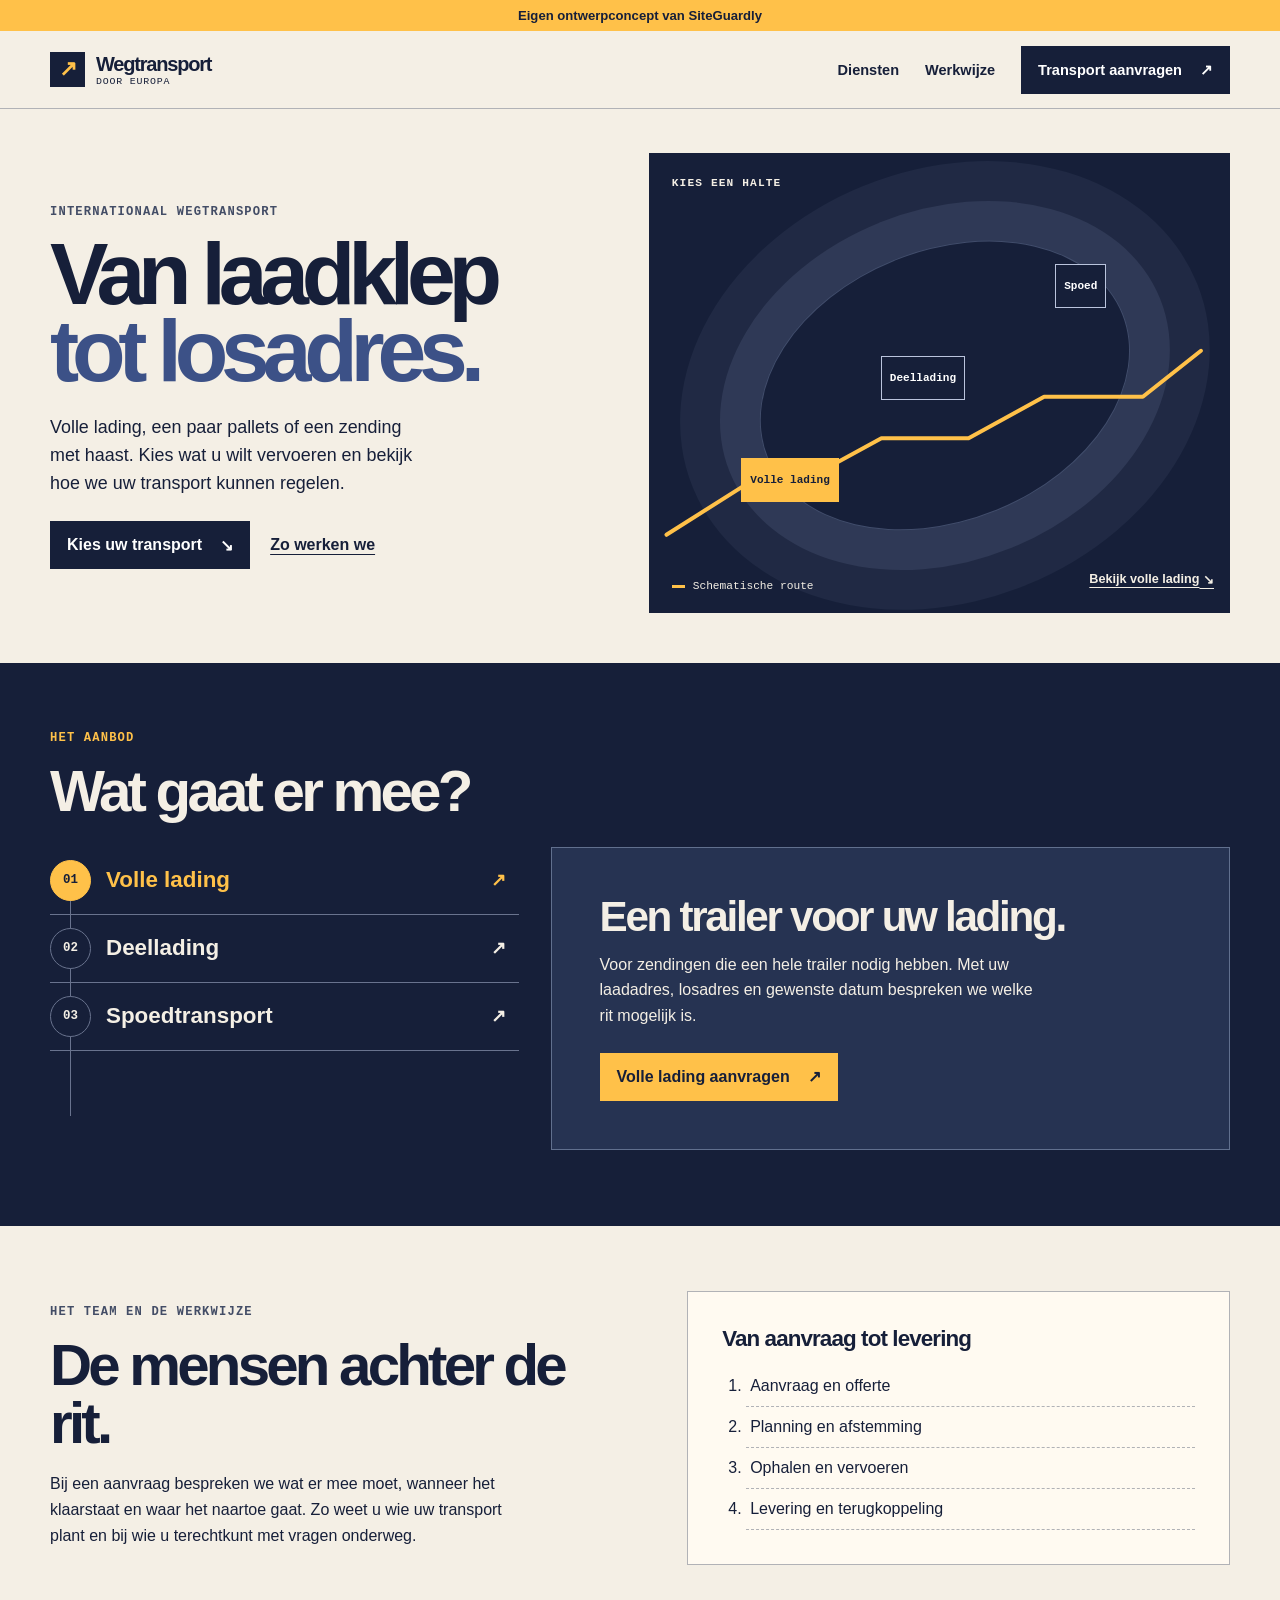
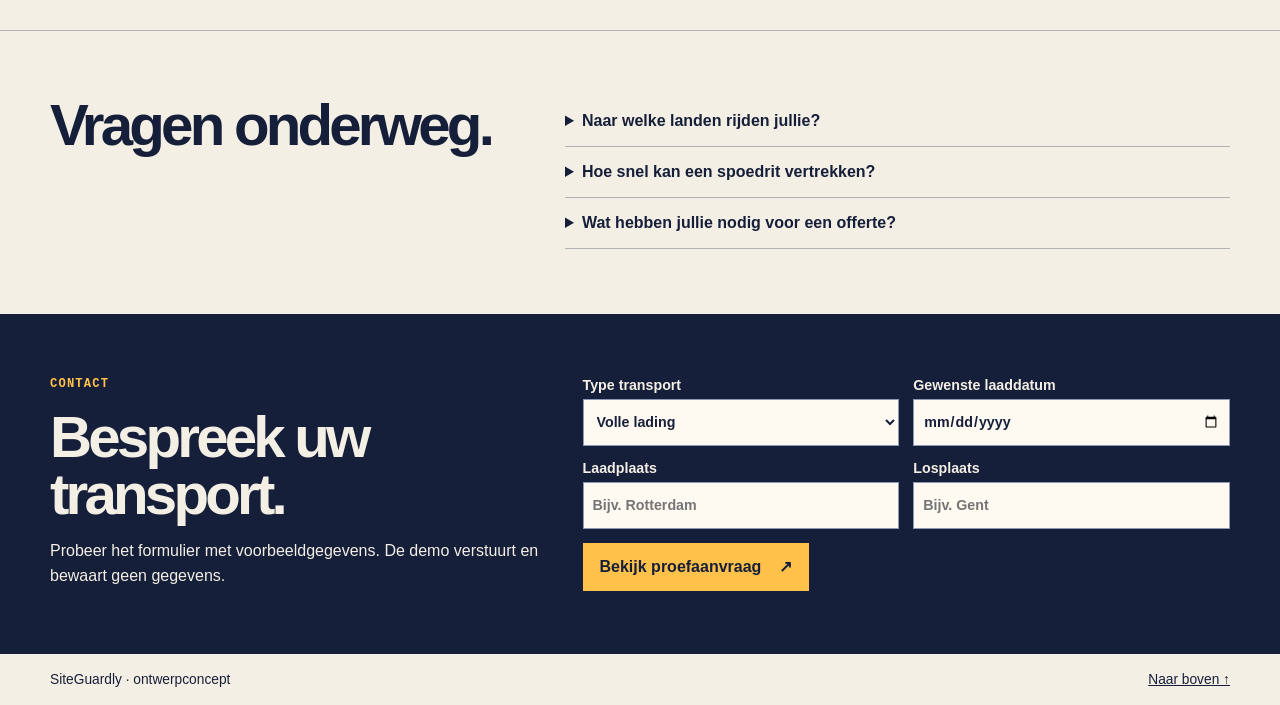
<file: ontwerpconcepten/public-demos/transport/index.html>
<!doctype html>
<html lang="nl">
<head>
  <meta charset="utf-8">
  <meta name="viewport" content="width=device-width, initial-scale=1">
  <meta name="robots" content="noindex,nofollow">
  <title>Van laadklep tot losadres | Transportconcept</title>
  <meta name="description" content="Interactief schetsconcept voor een internationaal wegtransportbedrijf met volle ladingen, deelladingen en spoedtransport.">
  <style>
    :root {
      color-scheme: light;
      --paper: #f4efe5;
      --ink: #161f39;
      --route: #ffc149;
      --slate: #434d66;
      --line: #b1b2b6;
      --body: 'Instrument Sans', 'Segoe UI', sans-serif;
      --head: 'Arial Narrow', 'Barlow Condensed', 'Franklin Gothic Medium', 'Segoe UI', sans-serif;
      --mono: 'IBM Plex Mono', Consolas, monospace;
      font-family: var(--body);
      color: var(--ink);
      background: var(--paper);
    }
    * { box-sizing: border-box; }
    body { margin: 0; }
    a { color: inherit; }
    button, input, select { font: inherit; }
    a, button, input, select, summary { outline-offset: 5px; }
    :focus-visible { outline: 3px solid #3568b6; }
    .dark :focus-visible { outline-color: var(--route); }
    .wrap { width: min(1320px, calc(100% - 100px)); margin-inline: auto; }
    .skip { position: absolute; z-index: 3; top: 12px; left: 12px; padding: 12px; background: white; transform: translateY(-150%); }
    .skip:focus { transform: none; }
    .concept { padding: 8px 20px; text-align: center; background: var(--route); font-size: .82rem; font-weight: 700; }
    header { border-bottom: 1px solid var(--line); }
    header .wrap { display: flex; justify-content: space-between; align-items: center; gap: 22px; min-height: 77px; }
    .brand { display: flex; gap: 11px; align-items: center; text-decoration: none; line-height: 1.04; }
    .brand strong { font: 800 1.25rem var(--head); letter-spacing: -.06em; }
    .brand small { display: block; font: .62rem var(--mono); letter-spacing: .08em; text-transform: uppercase; }
    .brand-mark { display: grid; place-items: center; width: 35px; height: 35px; color: var(--route); background: var(--ink); font-weight: 900; font-size: 22px; }
    nav { display: flex; align-items: center; gap: 26px; }
    nav a { display: inline-flex; align-items: center; min-height: 44px; text-decoration: none; font-size: .91rem; font-weight: 650; }
    nav a:hover { text-decoration: underline; text-underline-offset: 5px; }
    .button { display: inline-flex; align-items: center; justify-content: center; gap: 18px; min-height: 48px; padding: 0 16px; border: 1px solid var(--ink); background: var(--ink); color: white; font-weight: 720; text-decoration: none; cursor: pointer; }
    .button:hover { background: #34415f; }
    .button.amber { background: var(--route); color: var(--ink); border-color: var(--route); }
    .button.amber:hover { background: #ffe19b; }
    .hero .wrap { display: grid; grid-template-columns: 1.03fr 1fr; align-items: stretch; padding-block: 44px 50px; }
    .hero-copy { padding: 40px 24px 32px 0; align-self: center; position: relative; z-index: 1; }
    .label { margin: 0 0 17px; color: var(--slate); font: 700 .76rem var(--mono); letter-spacing: .095em; text-transform: uppercase; }
    h1, h2, h3, p { margin: 0; }
    h1, h2, h3 { font-family: var(--head); font-weight: 850; }
    h1 { font-size: clamp(3rem, 6.85vw, 7.25rem); letter-spacing: -.082em; line-height: .88; }
    h1 span { display: block; }
    h1 span:last-child { color: #3c5187; }
    .lead { max-width: 37ch; margin-block: 24px; font-size: clamp(1rem, 1.4vw, 1.22rem); line-height: 1.55; }
    .hero-actions { display: flex; flex-wrap: wrap; gap: 12px 20px; align-items: center; }
    .quiet-link { display: inline-flex; min-height: 44px; align-items: center; text-underline-offset: 4px; font-weight: 680; }
    .chart {
      position: relative;
      min-height: 460px;
      color: var(--paper);
      background-color: #222e4b;
      background-image: linear-gradient(#ffffff12 1px, transparent 1px), linear-gradient(90deg, #ffffff12 1px, transparent 1px);
      background-size: 28px 28px;
      overflow: hidden;
      isolation: isolate;
    }
    .chart::before { content: ''; position: absolute; inset: 21% 16% 20% 18%; border: 1px solid #c0d4ff40; border-radius: 50%; box-shadow: 0 0 0 40px #c0d4ff18, 0 0 0 80px #c0d4ff0e; transform: rotate(-22deg); }
    .chart canvas { position: absolute; inset: 0; width: 100%; height: 100%; }
    .chart-label { position: absolute; top: 24px; left: 23px; color: var(--paper); font: 700 .7rem var(--mono); text-transform: uppercase; letter-spacing: .1em; }
    .chart-key { position: absolute; bottom: 21px; left: 23px; font: .7rem var(--mono); }
    .chart-key::before { content: ''; display: inline-block; width: 13px; height: 3px; margin-right: 8px; vertical-align: middle; background: var(--route); }
    .chart-action { position: absolute; bottom: 12px; right: 16px; color: var(--paper); font-size: .79rem; }
    .chart-stop { position: absolute; display: inline-flex; gap: 6px; align-items: center; min-height: 44px; padding: 4px 8px; color: white; background: #161f39; border: 1px solid #bac4dd; font: 700 .69rem var(--mono); cursor: pointer; transform: translate(-12px, -50%); }
    .chart-stop[aria-pressed="true"] { background: var(--route); color: var(--ink); border-color: var(--route); }
    .chart-stop span { font-weight: 400; }
    .chart-stop:nth-of-type(1) { left: 18%; top: 71%; }
    .chart-stop:nth-of-type(2) { left: 42%; top: 49%; }
    .chart-stop:nth-of-type(3) { left: 72%; top: 29%; }
    .dark { background: var(--ink); color: var(--paper); }
    .services .wrap { padding-block: 68px 76px; }
    .section-title { max-width: 18ch; font-size: clamp(2.15rem, 4.55vw, 4.55rem); line-height: .99; letter-spacing: -.065em; }
    .services .label { color: var(--route); }
    .dispatch { display: grid; grid-template-columns: minmax(0, 1fr) minmax(0, 1.45fr); gap: 32px; margin-top: 27px; }
    .service-controls { display: grid; align-content: start; gap: 0; position: relative; }
    .service-controls::before { content: ''; position: absolute; top: 34px; bottom: 34px; left: 20px; width: 1px; background: #69738e; }
    .service-control { display: grid; grid-template-columns: 44px 1fr auto; align-items: center; gap: 12px; min-height: 68px; position: relative; width: 100%; padding: 5px 13px 5px 0; background: none; border: 0; border-bottom: 1px solid #69738e; color: var(--paper); text-align: left; cursor: pointer; font-size: clamp(1rem, 2vw, 1.4rem); font-weight: 750; }
    .service-control span:first-child { display: grid; place-items: center; width: 41px; height: 41px; color: var(--paper); background: var(--ink); border: 1px solid #69738e; font: 700 .78rem var(--mono); border-radius: 50%; }
    .service-control[aria-pressed="true"] span:first-child { color: var(--ink); background: var(--route); border-color: var(--route); }
    .service-control:hover, .service-control[aria-pressed="true"] { color: var(--route); }
    .service-control span:last-child { font-size: 1.1rem; }
    .service-panel { padding: clamp(22px, 4vw, 48px); background: #263352; border: 1px solid #61708e; }
    .service-panel h3 { font-size: clamp(1.8rem, 3.3vw, 3.6rem); line-height: 1; letter-spacing: -.055em; }
    .service-panel p { max-width: 49ch; margin-block: 14px 24px; line-height: 1.6; }
    .people .wrap, .faq .wrap { padding-block: 65px; }
    .people .wrap { display: grid; grid-template-columns: 1.1fr 1fr; align-items: center; gap: 40px; }
    .people p:not(.label) { max-width: 52ch; margin-top: 19px; line-height: 1.65; }
    .waybill { background: #fffaf1; border: 1px solid var(--line); padding: clamp(17px, 3.5vw, 34px); }
    .waybill h3 { font-size: 1.4rem; letter-spacing: -.04em; }
    .waybill ol { padding-left: 24px; margin: 14px 0 0; line-height: 1.5; }
    .waybill li { border-bottom: 1px dashed var(--line); padding: 8px 4px; }
    .faq { border-top: 1px solid var(--line); }
    .faq .wrap { display: grid; grid-template-columns: 1fr 1.4fr; gap: 40px; }
    details { border-bottom: 1px solid var(--line); padding-block: 3px; }
    summary { padding-block: 13px; font-weight: 720; cursor: pointer; }
    details p { margin: 0 0 15px; line-height: 1.55; }
    .request .wrap { display: grid; grid-template-columns: 1fr 1.32fr; gap: 42px; align-items: start; padding-block: 63px; }
    .request .label { color: var(--route); }
    .request p:not(.label) { margin-top: 16px; line-height: 1.55; }
    .request form { display: grid; grid-template-columns: repeat(2, minmax(0, 1fr)); gap: 14px; }
    .request label { display: grid; align-content: start; gap: 6px; font-size: .89rem; font-weight: 660; }
    .request input, .request select { min-height: 47px; width: 100%; min-width: 0; border: 1px solid #8d9ab7; padding: 8px 9px; background: #fffaf1; color: var(--ink); }
    .form-action { grid-column: 1 / -1; }
    #form-status { margin: 10px 0 0; }
    footer .wrap { display: flex; flex-wrap: wrap; gap: 12px 24px; align-items: center; justify-content: space-between; padding-block: 18px; font-size: .86rem; }
    [hidden] { display: none !important; }
    @media (max-width: 940px) {
      .wrap { width: calc(100% - 48px); }
      nav { gap: 14px; }
      .hero .wrap { grid-template-columns: minmax(0, 1fr) minmax(0, 1fr); }
      .chart { min-height: 390px; }
      .chart-stop { padding-inline: 5px; gap: 4px; }
      .chart-stop span { display: none; }
    }
    @media (max-width: 680px) {
      .wrap { width: calc(100% - 32px); }
      header .wrap { min-height: 65px; gap: 10px; }
      nav a:not(.button) { display: none; }
      nav .button { min-height: 44px; padding-inline: 10px; gap: 5px; font-size: .82rem; }
      .brand { gap: 6px; }
      .brand strong { font-size: 1.05rem; }
      .brand small { font-size: .57rem; }
      .brand-mark { width: 31px; height: 31px; }
      .hero .wrap, .dispatch, .people .wrap, .faq .wrap, .request .wrap { grid-template-columns: 1fr; gap: 24px; }
      .hero .wrap { padding-block: 24px 32px; }
      .hero-copy { padding: 6px 0; }
      h1 { font-size: clamp(3.1rem, 12vw, 5.3rem); }
      .lead { margin-block: 19px; }
      .chart { min-height: 288px; }
      .chart-stop { font-size: .7rem; padding-inline: 8px; }
      .chart-label, .chart-key { left: 12px; }
      .chart-label { top: 13px; }
      .chart-key { bottom: 13px; }
      .chart-action { bottom: 4px; right: 10px; font-size: .72rem; }
      .services .wrap, .people .wrap, .faq .wrap, .request .wrap { padding-block: 40px; }
    }
    @media (max-width: 380px) {
      .request form { grid-template-columns: 1fr; }
    }
    @media (prefers-reduced-motion: reduce) {
      *, *::before, *::after { scroll-behavior: auto !important; animation: none !important; transition: none !important; }
    }
  </style>
  <meta http-equiv="Content-Security-Policy" content="form-action 'none'; connect-src 'none'; base-uri 'none'; object-src 'none'">
</head>
<body>
  <a class="skip" href="#inhoud">Direct naar de inhoud</a>
  <div class="concept">Eigen ontwerpconcept van SiteGuardly</div>
  <header>
    <div class="wrap">
      <a class="brand" href="#inhoud"><span class="brand-mark" aria-hidden="true">↗</span><span><strong>Wegtransport</strong><small>Door Europa</small></span></a>
      <nav aria-label="Hoofdnavigatie">
        <a href="#diensten">Diensten</a><a href="#werkwijze">Werkwijze</a><a class="button" href="#aanvraag">Transport aanvragen <span aria-hidden="true">↗</span></a>
      </nav>
    </div>
  </header>
  <main id="inhoud">
    <section class="hero" aria-labelledby="kop">
      <div class="wrap">
        <div class="hero-copy">
          <p class="label">Internationaal wegtransport</p>
          <h1 id="kop"><span>Van laadklep</span><span>tot losadres.</span></h1>
          <p class="lead">Volle lading, een paar pallets of een zending met haast. Kies wat u wilt vervoeren en bekijk hoe we uw transport kunnen regelen.</p>
          <div class="hero-actions">
            <a class="button" href="#diensten">Kies uw transport <span aria-hidden="true">↘</span></a>
            <a class="quiet-link" href="#werkwijze">Zo werken we</a>
          </div>
        </div>
        <div class="chart dark" aria-label="Interactieve schematische route">
          <canvas aria-hidden="true"></canvas>
          <p class="chart-label">Kies een halte</p>
          <button class="chart-stop" type="button" data-service="full" aria-pressed="true">Volle lading</button>
          <button class="chart-stop" type="button" data-service="partial" aria-pressed="false">Deellading</button>
          <button class="chart-stop" type="button" data-service="urgent" aria-pressed="false">Spoed</button>
          <p class="chart-key">Schematische route</p>
          <a class="quiet-link chart-action" href="#diensten">Bekijk volle lading <span aria-hidden="true">&nbsp;↘</span></a>
        </div>
      </div>
    </section>
    <section id="diensten" class="services dark" aria-labelledby="dienst-kop">
      <div class="wrap">
        <p class="label">Het aanbod</p>
        <h2 class="section-title" id="dienst-kop">Wat gaat er mee?</h2>
        <div class="dispatch">
          <div class="service-controls" role="group" aria-label="Vervoerstype">
            <button class="service-control" data-service="full" type="button" aria-pressed="true"><span aria-hidden="true">01</span> Volle lading <span aria-hidden="true">↗</span></button>
            <button class="service-control" data-service="partial" type="button" aria-pressed="false"><span aria-hidden="true">02</span> Deellading <span aria-hidden="true">↗</span></button>
            <button class="service-control" data-service="urgent" type="button" aria-pressed="false"><span aria-hidden="true">03</span> Spoedtransport <span aria-hidden="true">↗</span></button>
          </div>
          <div class="service-panel" aria-live="polite">
            <h3 id="service-title">Een trailer voor uw lading.</h3>
            <p id="service-copy">Voor zendingen die een hele trailer nodig hebben. Met uw laadadres, losadres en gewenste datum bespreken we welke rit mogelijk is.</p>
            <a id="service-cta" class="button amber" href="#aanvraag">Volle lading aanvragen <span aria-hidden="true">↗</span></a>
            <noscript><p>Voor kleinere zendingen kunt u deellading kiezen. Gaat het om een zending met haast, kies dan spoedtransport in het aanvraagformulier.</p></noscript>
          </div>
        </div>
      </div>
    </section>
    <section id="werkwijze" class="people" aria-labelledby="mensen-kop">
      <div class="wrap">
        <div>
          <p class="label">Het team en de werkwijze</p>
          <h2 class="section-title" id="mensen-kop">De mensen achter de rit.</h2>
          <p>Bij een aanvraag bespreken we wat er mee moet, wanneer het klaarstaat en waar het naartoe gaat. Zo weet u wie uw transport plant en bij wie u terechtkunt met vragen onderweg.</p>
        </div>
        <div class="waybill">
          <h3>Van aanvraag tot levering</h3>
          <ol><li>Aanvraag en offerte</li><li>Planning en afstemming</li><li>Ophalen en vervoeren</li><li>Levering en terugkoppeling</li></ol>
        </div>
      </div>
    </section>
    <section class="faq" aria-labelledby="vragen-kop">
      <div class="wrap">
        <h2 class="section-title" id="vragen-kop">Vragen onderweg.</h2>
        <div>
          <details><summary>Naar welke landen rijden jullie?</summary><p>We verzorgen wegtransport binnen Europa. Deel uw laad- en losadres, dan kunnen we de mogelijkheden voor uw route bespreken.</p></details>
          <details><summary>Hoe snel kan een spoedrit vertrekken?</summary><p>Dat hangt af van uw lading, het vertrekpunt en de planning. Geef bij uw aanvraag aan wanneer uw zending klaarstaat en uiterlijk moet aankomen.</p></details>
          <details><summary>Wat hebben jullie nodig voor een offerte?</summary><p>Het type transport, het laad- en losadres, de gewenste datum en informatie over de lading, zoals het aantal pallets, de afmetingen en het gewicht.</p></details>
        </div>
      </div>
    </section>
    <section id="aanvraag" class="request dark" aria-labelledby="aanvraag-kop">
      <div class="wrap">
        <div>
          <p class="label">Contact</p>
          <h2 class="section-title" id="aanvraag-kop">Bespreek uw transport.</h2>
          <p>Probeer het formulier met voorbeeldgegevens. De demo verstuurt en bewaart geen gegevens.</p>
        </div>
        <form id="demo-form">
          <label>Type transport<select id="transport-type" required><option value="">Kies een type</option><option value="full">Volle lading</option><option value="partial">Deellading</option><option value="urgent">Spoedtransport</option></select></label>
          <label>Gewenste laaddatum<input type="date" id="load-date" required></label>
          <label>Laadplaats<input type="text" placeholder="Bijv. Rotterdam" required maxlength="90"></label>
          <label>Losplaats<input type="text" placeholder="Bijv. Gent" required maxlength="90"></label>
          <div class="form-action"><button class="button amber" type="submit" hidden>Bekijk proefaanvraag <span aria-hidden="true">↗</span></button><p id="form-status" role="status" hidden></p></div>
        </form>
      </div>
    </section>
  </main>
  <footer><div class="wrap"><span>SiteGuardly · ontwerpconcept</span><a href="#inhoud">Naar boven ↑</a></div></footer>
  <script>
    const serviceContent = {
      full: {
        title: 'Een trailer voor uw lading.',
        copy: 'Voor zendingen die een hele trailer nodig hebben. Met uw laadadres, losadres en gewenste datum bespreken we welke rit mogelijk is.',
        cta: 'Volle lading aanvragen',
        mapLink: 'Bekijk volle lading',
        route: [[.03,.83],[.18,.71],[.27,.71],[.40,.62],[.55,.62],[.68,.53],[.85,.53],[.95,.43]]
      },
      partial: {
        title: 'Een deel van de laadruimte.',
        copy: 'Voor kleinere zendingen, zoals een paar pallets. Vertel ons hoeveel ruimte de lading inneemt, dan kijken we welke rit erbij past.',
        cta: 'Deellading aanvragen',
        mapLink: 'Bekijk deellading',
        route: [[.04,.75],[.18,.71],[.24,.55],[.32,.55],[.42,.49],[.51,.58],[.65,.52],[.78,.53],[.92,.41]]
      },
      urgent: {
        title: 'Een zending met haast.',
        copy: 'Vertel ons wanneer uw lading klaarstaat en wanneer die moet aankomen. Dan kunnen we beoordelen welke planning haalbaar is.',
        cta: 'Spoedtransport aanvragen',
        mapLink: 'Bekijk spoedtransport',
        route: [[.03,.81],[.18,.71],[.32,.65],[.42,.49],[.58,.41],[.65,.41],[.72,.29],[.86,.29],[.96,.17]]
      }
    };
    const controls = document.querySelectorAll('[data-service]');
    const form = document.querySelector('#demo-form');
    const transportType = document.querySelector('#transport-type');
    const formStatus = document.querySelector('#form-status');
    const chart = document.querySelector('.chart');
    const canvas = chart.querySelector('canvas');
    const ctx = canvas.getContext('2d');
    const reduceMotion = matchMedia('(prefers-reduced-motion: reduce)');
    let selection = 'full';
    let animation = 0;

    function drawRoute(progress) {
      if (!ctx) return;
      const width = chart.clientWidth;
      const height = chart.clientHeight;
      const scale = Math.min(devicePixelRatio || 1, 2);
      const pixelWidth = Math.round(width * scale);
      const pixelHeight = Math.round(height * scale);
      if (canvas.width !== pixelWidth || canvas.height !== pixelHeight) {
        canvas.width = pixelWidth;
        canvas.height = pixelHeight;
      }
      ctx.setTransform(scale, 0, 0, scale, 0, 0);
      ctx.clearRect(0, 0, width, height);
      ctx.lineJoin = 'round';
      ctx.lineCap = 'round';
      const points = serviceContent[selection].route.map(([x, y]) => [x * width, y * height]);
      ctx.beginPath();
      points.forEach(([x, y], i) => i ? ctx.lineTo(x, y) : ctx.moveTo(x, y));
      ctx.lineWidth = 2;
      ctx.strokeStyle = '#f4efe570';
      ctx.setLineDash([4, 6]);
      ctx.stroke();
      ctx.setLineDash([]);
      ctx.beginPath();
      ctx.moveTo(...points[0]);
      const end = (points.length - 1) * progress;
      for (let i = 1; i <= Math.ceil(end); i++) {
        const ratio = Math.min(1, end - i + 1);
        ctx.lineTo(points[i - 1][0] + (points[i][0] - points[i - 1][0]) * ratio,
          points[i - 1][1] + (points[i][1] - points[i - 1][1]) * ratio);
      }
      ctx.strokeStyle = '#ffc149';
      ctx.lineWidth = 4;
      ctx.stroke();
    }

    function showRoute(animate) {
      cancelAnimationFrame(animation);
      if (!animate || reduceMotion.matches) {
        drawRoute(1);
        return;
      }
      const start = performance.now();
      function frame(now) {
        const progress = Math.min((now - start) / 560, 1);
        drawRoute(1 - (1 - progress) ** 2);
        if (progress < 1) animation = requestAnimationFrame(frame);
      }
      animation = requestAnimationFrame(frame);
    }

    function chooseService(service, animate = true) {
      selection = service;
      const content = serviceContent[service];
      for (const control of controls) {
        control.setAttribute('aria-pressed', String(control.dataset.service === service));
      }
      document.querySelector('#service-title').textContent = content.title;
      document.querySelector('#service-copy').textContent = content.copy;
      document.querySelector('#service-cta').firstChild.textContent = content.cta + ' ';
      document.querySelector('.chart-action').firstChild.textContent = content.mapLink;
      transportType.value = service;
      showRoute(animate);
    }

    for (const control of controls) {
      control.addEventListener('click', () => chooseService(control.dataset.service));
    }
    transportType.addEventListener('change', () => {
      if (transportType.value) chooseService(transportType.value, false);
    });
    form.querySelector('[type="submit"]').hidden = false;
    form.addEventListener('submit', event => {
      event.preventDefault();
      const places = form.querySelectorAll('input[type="text"]');
      const service = transportType.selectedOptions[0].textContent;
      const date = new Date(document.querySelector('#load-date').value + 'T12:00:00').toLocaleDateString('nl-NL');
      formStatus.hidden = false;
      formStatus.textContent = service + ' van ' + places[0].value.trim() + ' naar ' + places[1].value.trim() + ' op ' + date + '. Dit is een proefaanvraag.';
    });
    new ResizeObserver(() => showRoute(false)).observe(chart);
    reduceMotion.addEventListener('change', () => showRoute(false));
    chooseService('full', false);
  </script>
</body>
</html>
</file>
<file: styles.css>
:root {
  color-scheme: dark;
  --bg: #07111f;
  --surface: #0b1828;
  --surface-2: #102238;
  --text: #f7fbff;
  --muted: #9eb1c7;
  --line: rgba(160, 190, 220, .16);
  --cyan: #39d7ff;
  --teal: #31e6bb;
  --blue: #4f7cff;
  --purple: #b99bff;
  --radius: 24px;
  --shadow: 0 26px 80px rgba(0, 0, 0, .32);
}

* { box-sizing: border-box; }
html { scroll-behavior: smooth; }
body {
  margin: 0;
  font-family: Manrope, system-ui, -apple-system, BlinkMacSystemFont, "Segoe UI", sans-serif;
  color: var(--text);
  background:
    radial-gradient(circle at 80% 5%, rgba(79, 124, 255, .17), transparent 30rem),
    radial-gradient(circle at 10% 35%, rgba(49, 230, 187, .09), transparent 32rem),
    var(--bg);
  line-height: 1.65;
}

a { color: inherit; }
img { max-width: 100%; display: block; }
button, a { -webkit-tap-highlight-color: transparent; }

.skip-link {
  position: fixed;
  left: 1rem;
  top: -5rem;
  z-index: 100;
  padding: .75rem 1rem;
  color: #06101c;
  background: var(--cyan);
  border-radius: 8px;
}
.skip-link:focus { top: 1rem; }

.site-header, footer {
  width: min(1180px, calc(100% - 2rem));
  margin-inline: auto;
  display: flex;
  align-items: center;
  justify-content: space-between;
}
.site-header { min-height: 84px; }
.brand {
  display: inline-flex;
  gap: .7rem;
  align-items: center;
  text-decoration: none;
  font-size: 1.08rem;
  font-weight: 800;
  letter-spacing: -.02em;
}
.brand img { border-radius: 12px; }
.brand-dot { color: var(--cyan); }
nav { display: flex; gap: 1.5rem; align-items: center; }
nav a { text-decoration: none; font-size: .9rem; color: var(--muted); font-weight: 600; }
nav a:hover, nav a:focus-visible { color: var(--text); }
.nav-cta { padding: .66rem 1rem; border: 1px solid var(--line); border-radius: 999px; }

main { overflow: clip; }
.hero, .section, .closing {
  width: min(1180px, calc(100% - 2rem));
  margin-inline: auto;
}
.hero {
  min-height: 680px;
  padding: 6.5rem 0 7rem;
  display: grid;
  grid-template-columns: 1.15fr .85fr;
  gap: 5rem;
  align-items: center;
}
.eyebrow {
  margin: 0 0 1.1rem;
  color: var(--teal);
  font-weight: 800;
  font-size: .75rem;
  letter-spacing: .16em;
  text-transform: uppercase;
}
h1, h2, h3 { margin-top: 0; line-height: 1.08; letter-spacing: -.045em; }
h1 { margin-bottom: 1.5rem; font-size: clamp(3rem, 6vw, 5.6rem); max-width: 12ch; }
h1 span { color: transparent; background: linear-gradient(100deg, var(--cyan), var(--teal)); background-clip: text; -webkit-background-clip: text; }
h2 { margin-bottom: 1rem; font-size: clamp(2.25rem, 4.2vw, 4.2rem); max-width: 15ch; }
h3 { font-size: 1.45rem; }
.hero-intro { color: var(--muted); font-size: 1.1rem; max-width: 62ch; }
.hero-actions { margin-top: 2rem; display: flex; gap: .8rem; flex-wrap: wrap; }
.button {
  min-height: 48px;
  display: inline-flex;
  align-items: center;
  justify-content: center;
  padding: .7rem 1.2rem;
  border-radius: 12px;
  text-decoration: none;
  font-weight: 800;
  font-size: .92rem;
  transition: transform .2s ease, border-color .2s ease;
}
.button:hover { transform: translateY(-2px); }
.button.primary { color: #06101c; background: linear-gradient(100deg, var(--cyan), var(--teal)); }
.button.secondary { border: 1px solid var(--line); background: rgba(255,255,255,.03); }
.trust-list { margin: 2rem 0 0; padding: 0; display: flex; gap: 1.3rem; flex-wrap: wrap; list-style: none; color: var(--muted); font-size: .82rem; }
.trust-list li::before { content: "✓"; color: var(--teal); margin-right: .45rem; }

.hero-panel {
  position: relative;
  padding: 2rem;
  min-height: 480px;
  border: 1px solid var(--line);
  border-radius: 32px;
  background: linear-gradient(145deg, rgba(16,34,56,.98), rgba(8,22,38,.78));
  box-shadow: var(--shadow);
  overflow: hidden;
}
.hero-panel::before { content: ""; position: absolute; inset: 0; background-image: linear-gradient(var(--line) 1px, transparent 1px), linear-gradient(90deg, var(--line) 1px, transparent 1px); background-size: 38px 38px; mask-image: linear-gradient(to bottom, black, transparent 75%); opacity: .5; }
.signal { position: absolute; border-radius: 50%; filter: blur(3px); }
.signal-one { width: 170px; height: 170px; top: -55px; right: -30px; background: rgba(57,215,255,.2); box-shadow: 0 0 100px var(--cyan); }
.signal-two { width: 95px; height: 95px; bottom: 48px; left: -35px; background: rgba(49,230,187,.14); box-shadow: 0 0 75px var(--teal); }
.panel-label { position: relative; margin: 0; color: var(--muted); font-size: .78rem; font-weight: 800; text-transform: uppercase; letter-spacing: .14em; }
.capability-map { position: relative; margin-top: 2.5rem; display: grid; grid-template-columns: 1fr 1fr; gap: .9rem; }
.capability-map div { min-height: 150px; padding: 1.15rem; display: flex; flex-direction: column; justify-content: flex-end; border: 1px solid var(--line); border-radius: 18px; background: rgba(7,17,31,.58); }
.capability-map span { margin-bottom: auto; color: var(--cyan); font-size: .7rem; font-weight: 800; }
.capability-map strong { font-size: 1.12rem; }
.capability-map small { color: var(--muted); }

.section { padding: 7rem 0; }
.section-heading { margin-bottom: 2.3rem; display: flex; justify-content: space-between; align-items: end; gap: 3rem; }
.section-heading > p { max-width: 48ch; color: var(--muted); }
.section-heading.compact { display: block; }
.filters { margin-bottom: 2rem; display: flex; gap: .65rem; flex-wrap: wrap; }
.filter { padding: .64rem 1rem; color: var(--muted); border: 1px solid var(--line); border-radius: 999px; background: transparent; font: inherit; font-size: .83rem; font-weight: 700; cursor: pointer; }
.filter:hover, .filter:focus-visible, .filter.active { color: #07111f; border-color: var(--teal); background: var(--teal); }
.project-grid { display: grid; grid-template-columns: repeat(2, 1fr); gap: 1.25rem; }
.project-card { border: 1px solid var(--line); border-radius: var(--radius); background: rgba(11,24,40,.78); overflow: hidden; transition: transform .25s ease, border-color .25s ease; }
.project-card:hover { transform: translateY(-5px); border-color: rgba(57,215,255,.38); }
.project-card.hidden { display: none; }
.project-image { display: block; aspect-ratio: 16 / 9; overflow: hidden; background: #0c1b2d; }
.project-image img { width: 100%; height: 100%; object-fit: cover; object-position: top; transition: transform .45s ease; }
.project-card:hover .project-image img { transform: scale(1.025); }
.project-content { padding: 1.6rem; }
.project-meta { margin-bottom: .8rem; display: flex; justify-content: space-between; gap: 1rem; color: var(--teal); font-size: .7rem; font-weight: 800; text-transform: uppercase; letter-spacing: .08em; }
.project-content p { color: var(--muted); }
.text-link { display: inline-flex; gap: .45rem; margin-top: .5rem; color: var(--text); font-size: .88rem; font-weight: 800; text-decoration: none; }
.text-link span { color: var(--cyan); }
.code-window { min-height: 290px; padding: 1.5rem; background: linear-gradient(135deg, #07101d, #0d2036); }
.window-bar { display: flex; gap: .4rem; align-items: center; color: var(--muted); font-size: .72rem; }
.window-bar i { width: 9px; height: 9px; border-radius: 50%; background: #ff6b6b; }
.window-bar i:nth-child(2) { background: #ffd166; }
.window-bar i:nth-child(3) { background: #4ad295; }
.window-bar span { margin-left: .5rem; }
pre { margin: 2.1rem 0 0; color: #dce9f7; font: .83rem/1.8 ui-monospace, SFMono-Regular, Menlo, Consolas, monospace; white-space: pre-wrap; }
.purple { color: var(--purple); }
.blue { color: var(--cyan); }

.expertise { border-block: 1px solid var(--line); }
.expertise-grid { display: grid; grid-template-columns: repeat(3, 1fr); gap: 1px; background: var(--line); border: 1px solid var(--line); border-radius: var(--radius); overflow: hidden; }
.expertise-grid article { min-height: 240px; padding: 1.6rem; background: var(--bg); }
.expertise-grid span { display: inline-block; margin-bottom: 2.4rem; color: var(--cyan); font-size: .72rem; font-weight: 800; }
.expertise-grid p { color: var(--muted); font-size: .91rem; }

.process { display: grid; grid-template-columns: .9fr 1.1fr; gap: 6rem; align-items: start; }
.process-intro { position: sticky; top: 2rem; }
.process-intro p:last-child { color: var(--muted); max-width: 54ch; }
.process-steps { margin: 0; padding: 0; list-style: none; }
.process-steps li { padding: 1.5rem 0; display: grid; grid-template-columns: 52px 1fr; gap: 1rem; border-bottom: 1px solid var(--line); }
.process-steps li > span { color: var(--teal); font-size: .72rem; font-weight: 800; }
.process-steps strong { font-size: 1.1rem; }
.process-steps p { margin: .4rem 0 0; color: var(--muted); }

.closing { margin-top: 2rem; margin-bottom: 7rem; padding: 5rem; text-align: center; border: 1px solid var(--line); border-radius: 32px; background: radial-gradient(circle at 50% 0, rgba(57,215,255,.16), transparent 26rem), var(--surface); box-shadow: var(--shadow); }
.closing h2 { margin-inline: auto; max-width: 18ch; }
.closing .hero-actions { justify-content: center; }

[hidden] { display: none !important; }
.sr-only { position: absolute; width: 1px; height: 1px; padding: 0; margin: -1px; overflow: hidden; clip-path: inset(50%); white-space: nowrap; border: 0; }
a:focus-visible, button:focus-visible { outline: 2px solid var(--cyan); outline-offset: 4px; }
.hero-preview a { display: block; overflow: hidden; border: 1px solid var(--line); border-radius: var(--radius); box-shadow: var(--shadow); background: var(--surface); text-decoration: none; }
.hero-preview img { width: 100%; height: auto; }
.hero-preview-copy { padding: 1.45rem; }
.hero-preview-copy .eyebrow { margin-bottom: .65rem; }
.hero-preview-copy h2 { font-size: clamp(1.65rem, 4vw, 2.8rem); margin-bottom: .45rem; }
.hero-preview-copy p:last-child { color: var(--muted); margin: 0; }
.hero-preview-copy span { color: var(--cyan); }
.case-poster { min-height: 150px; display: grid; align-content: end; gap: .5rem; padding: 1.2rem 1.5rem; background: linear-gradient(105deg, #123753, #0d2637); }
.case-frisiana { background: linear-gradient(105deg, #283f30, #173147); }
.case-linge { background: linear-gradient(105deg, #19372f, #0d2637); }
.case-care { background: linear-gradient(105deg, #07524f, #123141); }
.case-poster span { color: #c5f8ed; text-transform: uppercase; font-size: .72rem; letter-spacing: .14em; }
.case-poster strong { font-size: clamp(1.1rem, 2.3vw, 1.7rem); line-height: 1.25; }
.link-alt { color: var(--muted); margin-right: .8rem; }
.project-content .text-link { margin-right: 1rem; }
.demo-section { border-top: 1px solid var(--line); }
.demo-grid { display: grid; grid-template-columns: repeat(3, minmax(0, 1fr)); gap: 1.1rem; }
.demo-grid a { display: flex; flex-direction: column; overflow: hidden; text-decoration: none; background: var(--surface); border: 1px solid var(--line); border-radius: 16px; }
.demo-grid a:is(:hover,:focus-visible) { border-color: var(--cyan); }
.demo-grid img { width: 100%; height: auto; }
.demo-grid strong { margin: .9rem 1rem 0; font-size: 1.12rem; line-height: 1.28; }
.demo-grid span { margin: .25rem 1rem .95rem; color: var(--muted); font-size: .94rem; }
.demo-more { margin-top: 1.65rem; }

footer { padding: 2rem 0 3rem; gap: 2rem; border-top: 1px solid var(--line); color: var(--muted); font-size: .78rem; }

@media (max-width: 900px) {
  .site-header { flex-wrap: wrap; gap: .7rem 1.2rem; padding: .75rem 0; }
  nav { flex-wrap: wrap; gap: .6rem 1rem; }
  .hero { grid-template-columns: 1fr; gap: 2.5rem; padding-top: 4rem; }
  .hero-copy { text-align: left; }
  .hero-panel { min-height: auto; }
  .section-heading, .process { grid-template-columns: 1fr; display: grid; gap: 1.2rem; }
  .process-intro { position: static; }
  .expertise-grid { grid-template-columns: repeat(2, 1fr); }
  .demo-grid { grid-template-columns: repeat(2, minmax(0, 1fr)); }
}

@media (max-width: 640px) {
  .site-header { min-height: 70px; }
  .nav-cta { padding: .55rem .8rem; font-size: .78rem; }
  .hero { min-height: auto; padding: 3.5rem 0 5rem; }
  h1 { font-size: clamp(2.8rem, 14vw, 4.2rem); }
  .hero-panel { padding: 1rem; border-radius: 22px; }
  .capability-map { gap: .55rem; }
  .capability-map div { min-height: 125px; padding: .9rem; }
  .section { padding: 5rem 0; }
  .project-grid, .expertise-grid { grid-template-columns: 1fr; }
  .demo-grid { grid-template-columns: 1fr; }
  .closing { padding: 3.5rem 1.2rem; }
  footer { align-items: flex-start; flex-direction: column; gap: .75rem; }
  footer p { margin: 0; }
}

@media (prefers-reduced-motion: reduce) {
  html { scroll-behavior: auto; }
  *, *::before, *::after { transition-duration: .01ms !important; }
}
</file>
<file: ontwerpconcepten/public-demos/orbit-arcade/style.css>
@font-face{font-family:Geist;src:url("./fonts/geist.woff2") format("woff2");font-style:normal;font-weight:400 900;font-display:swap}
@font-face{font-family:"Archivo Black";src:url("./fonts/archivo-black.woff2") format("woff2");font-style:normal;font-weight:900;font-display:swap}
:root{color-scheme:light;--blue:#1c19bb;--indigo:#141082;--night:#171541;--lime:#d5ff59;--ice:#eeedff;--paper:#f8f6ff;--muted:#57527a;--font:Geist,Arial,Helvetica,sans-serif;--display:"Archivo Black","Arial Black",Arial,Helvetica,sans-serif}
*,*::before,*::after{box-sizing:border-box}
html{scroll-behavior:smooth}
body{margin:0;background:var(--paper);color:var(--night);font:16px/1.56 var(--font)}
[hidden]{display:none!important}
button,input,select{font:inherit}button{cursor:pointer}a{color:inherit;text-decoration:none}img{display:block;width:100%;height:auto}button:focus-visible,a:focus-visible,input:focus-visible,select:focus-visible{outline:3px solid #a040fa;outline-offset:4px}
.mast :focus-visible,.hero :focus-visible,.apply :focus-visible,footer :focus-visible{outline-color:var(--lime)}
.skip{position:fixed;top:1rem;left:1rem;z-index:20;background:white;color:#191341;padding:.7rem 1rem;transform:translateY(-200%)}.skip:focus{transform:none}
.wrap{width:min(1290px,calc(100% - 7rem));margin-inline:auto}
.mast{position:relative;z-index:2;display:flex;justify-content:space-between;align-items:center;gap:1.5rem;padding:1.3rem max(3.5rem,calc((100% - 1290px)/2));color:white;background:var(--blue);border-bottom:1px solid #ffffff32}
.wordmark{display:inline-flex;align-items:center;gap:.6rem;font:900 .97rem/.9 var(--display);letter-spacing:-.065em;white-space:nowrap}
.symbol{display:grid;place-items:center;width:2.5rem;aspect-ratio:1;border-radius:11px 11px 11px 3px;background:var(--lime);color:#161249;font-size:1.9rem;line-height:1;transform:rotate(-7deg)}
.mast nav{display:flex;align-items:center;gap:clamp(1rem,4vw,4.2rem);font-weight:700;font-size:.9rem}.mast nav a:hover,footer a:hover{text-decoration:underline;text-underline-offset:.25em}
.pill{display:inline-flex;align-items:center;justify-content:center;gap:.75rem;min-height:45px;border-radius:100px;padding:.54rem 1rem .54rem 1.15rem;font-weight:800;line-height:1.2;white-space:nowrap;border:1px solid transparent;transition:transform .16s,box-shadow .16s}.pill:hover{transform:translateY(-3px);box-shadow:0 6px 0 #17154160}.pill span{width:1.75rem;aspect-ratio:1;display:grid;place-items:center;border-radius:50%;background:#1b1748;color:white;font-size:1rem}.pill-light{background:white;color:var(--night);font-size:.84rem}.pill-mint{background:var(--lime);color:var(--night)}.pill-dark{background:var(--night);color:white}.pill-dark span{background:var(--lime);color:var(--night)}
.hero{position:relative;isolation:isolate;overflow:hidden;background:radial-gradient(ellipse at 70% 42%,#3e37ec 0,transparent 59%),linear-gradient(148deg,#1c19bb 10%,#1f1bb5 70%,#181386 100%);color:white}
.hero::before{content:"";position:absolute;z-index:-1;inset:0;background-image:radial-gradient(#ffffff39 1px,transparent 1px);background-size:26px 26px;mask-image:linear-gradient(to right,transparent 20%,black 68%,transparent)}
.hero-inner{position:relative;display:grid;grid-template-columns:minmax(24rem,.89fr) minmax(0,1.11fr);width:min(1440px,calc(100% - 7rem));min-height:clamp(490px,41vw,635px);margin-inline:auto;align-items:center}
.hero-copy{position:relative;z-index:1;padding:3.15rem 0 3.75rem;align-self:center;pointer-events:none}.hero-copy a{pointer-events:auto}
.eyebrow{display:flex;gap:.52rem;align-items:center;margin:0 0 1.1rem;font-size:.74rem;line-height:1.3;letter-spacing:.15em;text-transform:uppercase;font-weight:800}.eyebrow span{display:inline-block;flex:0 0 .52rem;aspect-ratio:1;transform:rotate(-20deg);background:currentColor}.hero .eyebrow,.apply .eyebrow{color:var(--lime)}
h1,h2,h3,h4,p{margin-block-start:0}
h1,h2,h3{font-family:var(--display);font-weight:900}
h1{margin:0 0 1.65rem;font-size:clamp(3.9rem,6.9vw,7.65rem);line-height:.85;letter-spacing:-.095em}h1 span{white-space:nowrap}
h1 em,h2 em{font-style:normal}h1 em{color:var(--lime);white-space:nowrap}
.hero-intro{max-width:20rem;margin-bottom:1.6rem;font-size:clamp(.96rem,1.3vw,1.115rem);color:#f1eeff;line-height:1.5}
.game-stage{position:relative;align-self:stretch;min-width:0;margin:0 -2rem 0 -3.2rem;isolation:isolate;overflow:hidden}
.game-stage::before{content:"";position:absolute;z-index:-1;top:50%;left:53%;width:66%;aspect-ratio:1;border-radius:50%;transform:translate(-50%,-50%);border:1px solid #ffffff38;box-shadow:0 0 0 2.1rem #a59dff1a,0 0 0 5rem #ada3ff12;background:radial-gradient(circle,#9188fe5d,#7569ff1d 60%,transparent 71%)}
.game-stage canvas{position:absolute;inset:0;width:100%;height:100%;display:block;touch-action:pan-y;cursor:grab}.game-stage canvas:active{cursor:grabbing}
.stage-label{position:absolute;top:1.55rem;right:1.5rem;z-index:2;display:flex;align-items:center;gap:.46rem;border:1px solid #ffffff4f;border-radius:99px;padding:.3rem .75rem;color:#fff;font-size:.62rem;font-weight:800;letter-spacing:.13em;background:#21169aaf;pointer-events:none}.stage-label span{width:.44rem;aspect-ratio:1;border-radius:50%;background:var(--lime)}.stage-label b{color:#c0b8ff}
.stage-controls{position:absolute;right:1.5rem;bottom:1.25rem;z-index:2;display:flex;gap:.43rem}.stage-controls button{display:grid;place-content:center;width:42px;aspect-ratio:1;border:1px solid #ffffff7e;color:white;border-radius:50%;background:#1b1689c7;font-size:1.25rem}.stage-controls button:hover{background:var(--lime);color:var(--night)}.stage-tip{position:absolute;bottom:.68rem;left:48%;margin:0;color:#f4efff;font-size:.71rem;pointer-events:none}
.route-strip{display:grid;grid-template-columns:8rem 1fr;align-items:stretch;gap:1rem;width:min(1290px,calc(100% - 7rem));margin-inline:auto;border-top:1px solid #ffffff52;padding:.9rem 0 1.15rem}.route-caption{align-self:center;color:#e0dcff;font-size:.72rem;letter-spacing:.12em;line-height:1.35;text-transform:uppercase;font-weight:800}
.route-buttons{display:grid;grid-template-columns:repeat(3,minmax(0,1fr));gap:.55rem}.route-buttons button{display:flex;align-items:center;gap:.65rem;min-height:50px;padding:.5rem .75rem;background:#ffffff12;border:1px solid #ffffff55;color:white;border-radius:.6rem;text-align:left;font-weight:780;font-size:.88rem;line-height:1.25;transition:background .18s,color .18s}.route-buttons button span{display:grid;place-items:center;flex:0 0 1.65rem;aspect-ratio:1;border:1px solid currentColor;border-radius:50%;font-size:.63rem;font-weight:800;font-variant-numeric:tabular-nums}.route-buttons button b{margin-left:auto;font-size:.85rem}.route-buttons button:hover,.route-buttons button[aria-pressed=true]{color:var(--night);background:var(--lime);border-color:var(--lime)}
.route-detail{background:#e7e4ff;border-bottom:1px solid #c4bff0}.route-detail-inner{width:min(1290px,calc(100% - 7rem));margin-inline:auto;display:flex;align-items:center;justify-content:space-between;gap:2rem;padding:1.35rem 0}.route-description{display:flex;gap:1rem;align-items:center}.route-number{color:#4b33da;font:900 clamp(2rem,5vw,4rem)/1 var(--display);letter-spacing:-.1em}.route-description h2{margin:0 0 .18rem;font-size:1.29rem;line-height:1.1;letter-spacing:-.045em}.route-description p{margin:0;max-width:35rem;color:#423865;font-size:.9rem}.route-links{display:flex;gap:1.2rem;align-items:center;flex-shrink:0;font-size:.83rem;font-weight:800}.route-links>a:first-child:hover{text-decoration:underline}
.proof{background:#eae7ff;padding:6rem 0 5.25rem}.proof h2,.cases h2,.process h2,.studio h2,.apply h2{font-size:clamp(3.2rem,6.5vw,7.3rem);line-height:.84;letter-spacing:-.095em;margin:0 0 1.6rem}.proof h2 em,.cases h2 em,.studio h2 em{color:#462dd0}.proof .wrap{position:relative}.proof .wrap::after{content:"✦";position:absolute;top:-1.5rem;right:2%;color:#c6baff;font:900 clamp(5rem,16vw,15rem)/1 var(--display);pointer-events:none}.proof-partners{display:flex;flex-wrap:wrap;gap:.65rem;margin:2.15rem 0 .75rem}.proof-partners>span{display:flex;gap:.8rem;align-items:center;border:1px solid #b9ace7;border-radius:4px 18px 4px 4px;padding:.55rem .8rem;font-weight:800;font-size:.93rem;background:#f5f2ff}.proof-partners>span>span{color:#5535da}.evidence-note{font-size:.77rem;color:#524971;margin-bottom:0}
.metric-band{display:grid;grid-template-columns:1.35fr 1fr 1fr;gap:1rem;margin-top:2.75rem;border-top:1px solid #b9ace7;padding-top:1.1rem}.metric-band article{padding:.65rem 1rem .2rem 0}.metric-band article+article{border-left:1px solid #b9ace7;padding-left:1.25rem}.metric-band strong{display:block;font:900 clamp(1.6rem,4vw,3.75rem)/.89 var(--display);letter-spacing:-.085em}.metric-band p{font-size:.85rem;margin:.75rem 0 0;color:#4e426e;max-width:20rem}
.cases{padding-top:5.7rem;padding-bottom:6rem;scroll-margin:1.5rem}.cases-top{display:flex;justify-content:space-between;align-items:end;gap:2rem}.cases-top p:last-child{max-width:21rem;margin-bottom:1.2rem;color:var(--muted)}.case-switch{margin:1.2rem 0 .85rem;display:flex;flex-wrap:wrap;gap:.5rem}.case-switch button{border:1px solid #c4bbe7;background:transparent;border-radius:7px;padding:.55rem .8rem;color:var(--night);min-height:42px;font-size:.86rem;font-weight:800}.case-switch button[aria-pressed=true],.case-switch button:hover{background:var(--night);color:white;border-color:var(--night)}.case-panel{display:grid;grid-template-columns:1.25fr 1fr;min-height:24rem;overflow:hidden;background:#eee9ff;border:1px solid #cfc3f0;border-radius:14px 52px 14px 14px}.case-image,.team-image{position:relative;min-width:0;overflow:hidden;background:radial-gradient(ellipse at 26% 35%,#a2f689,#4d2bb8 60%,#241364)}.case-image img,.team-image img{height:100%;object-fit:cover}.illustration{position:absolute;left:1rem;top:1rem;background:#151239ed;color:white;border:1px solid #ffffff50;padding:.33rem .55rem;border-radius:4px;font-weight:800;font-size:.66rem;letter-spacing:.1em}.case-copy{padding:clamp(1.4rem,4vw,3.5rem);align-self:center}.case-copy h3{font-size:clamp(2.5rem,5vw,5rem);letter-spacing:-.095em;line-height:.9;margin:.4rem 0 1rem}.case-copy>p:not(.evidence-note){color:#4e426b}.case-type{font-size:.72rem;font-weight:800;letter-spacing:.1em;text-transform:uppercase;color:#4025a3}.case-metrics{display:grid;grid-template-columns:repeat(3,1fr);gap:.5rem;margin:1.5rem 0 .5rem;padding-top:.75rem;border-top:1px solid #c9bee9}.case-metrics dt{font-size:.76rem;font-weight:750}.case-metrics dd{margin:0;font-size:1.5rem;font-weight:800}
.process{background:var(--lime);padding:5.6rem 0;color:#201752}.process .wrap{display:grid;grid-template-columns:.95fr 1fr;gap:3rem;align-items:start}.process h2 em{color:#4830b6}.process ol{list-style:none;margin:0;padding:0;border-top:1px solid #5b763e77}.process li{display:grid;grid-template-columns:2.6rem 1fr;gap:.7rem;padding:.95rem 0;border-bottom:1px solid #5b763e77}.process li>span{font-weight:850;border:1px solid currentColor;border-radius:50%;width:2.1rem;aspect-ratio:1;display:grid;place-items:center;font-size:.74rem}.process h3{font-size:1.15rem;letter-spacing:-.045em;margin:0 0 .15rem}.process p{font-size:.87rem;margin:0;max-width:32rem}
.studio{padding-block:6rem;display:grid;grid-template-columns:1.05fr 1fr;align-items:center;gap:clamp(2rem,6vw,5.5rem)}.team-image{aspect-ratio:1.34;border-radius:7px 70px 7px 7px}.studio p:not(.eyebrow){max-width:23rem;color:var(--muted)}
.apply{padding:6rem 0;background:radial-gradient(ellipse at 20% 20%,#2c27d5,#1c198f 70%);color:white}.apply-inner{display:grid;grid-template-columns:1fr .95fr;align-items:start;gap:clamp(2rem,7vw,7rem)}.apply h2 em{color:var(--lime)}.apply-inner>div:first-child>p:last-child{max-width:24rem;color:#edebff}.wizard{border:1px solid #ffffff61;padding:1.5rem 1.6rem;background:#17126caa;border-radius:10px 40px 10px 10px;min-width:0}.progress{display:flex;align-items:center;gap:1rem;font-size:.8rem;font-weight:770;margin-bottom:1.2rem}.progress span{white-space:nowrap}progress{width:100%;height:7px;overflow:hidden;border:0;border-radius:4px;appearance:none;color:var(--lime);background:#ffffff32;accent-color:var(--lime)}progress::-webkit-progress-bar{background:#ffffff32}progress::-webkit-progress-value{background:var(--lime)}progress::-moz-progress-bar{background:var(--lime)}
fieldset{border:0;padding:0;margin:0;min-inline-size:0}legend{font-size:1.35rem;letter-spacing:-.04em;font-weight:850;line-height:1.15;margin-bottom:.75rem}label{display:grid;gap:.29rem;margin:.7rem 0;font-size:.85rem;font-weight:750}input,select{min-width:0;width:100%;min-height:44px;background:white;color:var(--night);border:1px solid #dfd7ff;border-radius:6px;padding:.48rem .7rem}input::placeholder{color:#6b6484}.form-actions{display:flex;align-items:center;gap:.85rem;margin-top:1.2rem}.back{color:white;background:none;border:none;text-decoration:underline;text-underline-offset:.25em;padding:.45rem 0}.reset{display:block;margin-top:.9rem}.demo-note{margin:.85rem 0 0;font-size:.73rem;color:#e3dcff}#form-success h3{font-size:2rem;letter-spacing:-.06em;margin-bottom:.5rem}#form-success p{font-size:.9rem;color:#eeeaff}#booking-example{padding:.8rem;margin-top:.95rem;border:1px solid #ffffff66;border-radius:8px}#booking-example h4,#booking-example p{margin-bottom:.15rem}
footer{background:#151343;color:white;padding:1.6rem 0}footer .wrap{display:flex;align-items:center;justify-content:space-between;gap:1.3rem}footer p{margin:0}footer a:not(.wordmark){text-decoration:underline;text-underline-offset:.2em}footer p,footer .wrap>a:last-child{font-size:.8rem}
@media(max-width:1050px){.wrap,.hero-inner,.route-strip,.route-detail-inner{width:calc(100% - 4rem)}.mast{padding-inline:2rem}.hero-inner{grid-template-columns:minmax(17rem,.75fr) minmax(0,1.25fr);min-height:540px}.route-caption{display:none}.route-strip{grid-template-columns:1fr}.route-links{gap:.7rem}.game-stage{margin-right:-1rem}}
@media(max-width:760px){.mast{padding:1rem 1.15rem;gap:.75rem}.mast nav{display:none}.mast .pill{font-size:.74rem;padding:.4rem .7rem .4rem .9rem}.mast .wordmark{font-size:.83rem}.symbol{width:2.15rem;font-size:1.5rem}.wrap,.hero-inner,.route-strip,.route-detail-inner{width:calc(100% - 2.3rem)}.hero-inner{display:flex;flex-direction:column;align-items:stretch;min-height:0}.hero-copy{width:100%;padding:2.5rem 0 0}.hero h1{font-size:clamp(3.85rem,12vw,6.7rem);position:relative;margin-bottom:1rem}.hero-intro{max-width:26rem;margin-bottom:.9rem}.game-stage{height:clamp(295px,76vw,475px);margin:.12rem -1.15rem 0;flex:0 0 auto}.stage-label{right:1.05rem;top:.65rem}.stage-controls{right:1.05rem;bottom:.7rem}.stage-tip{left:1.35rem;bottom:1.3rem}.route-strip{padding:.67rem 0 .75rem}.route-buttons{gap:.32rem}.route-buttons button{display:grid;grid-template-columns:1fr;gap:.3rem;min-height:72px;padding:.33rem .41rem;font-size:.72rem;align-content:start;overflow-wrap:anywhere}.route-buttons button span{width:1.4rem;font-size:.6rem}.route-buttons button b{display:none}.route-detail-inner{display:grid;gap:.9rem;padding:1rem 0 1.15rem}.route-description{align-items:start}.route-description p{font-size:.84rem}.route-links{justify-content:space-between;font-size:.76rem;flex-wrap:wrap}.proof,.process,.apply{padding:3.7rem 0}.cases,.studio{padding-block:3.7rem}.proof .wrap::after{right:2%;top:.45rem}.metric-band{gap:.35rem;margin-top:1.75rem}.metric-band article{padding-right:.35rem}.metric-band article+article{padding-left:.48rem}.metric-band strong{font-size:clamp(1.13rem,4vw,2rem)}.metric-band p{font-size:.72rem}.cases-top{display:block}.cases-top p:last-child{margin-bottom:1.2rem}.case-panel,.process .wrap,.studio,.apply-inner{grid-template-columns:1fr}.case-panel{border-top-right-radius:34px;min-height:0}.case-image{aspect-ratio:1.52}.case-copy{padding:1.25rem}.process .wrap,.studio,.apply-inner{gap:1.25rem}.wizard{padding:1.2rem}.studio .team-image{order:2}.apply h2{margin-bottom:1.1rem}footer .wrap{flex-wrap:wrap}}
@media(max-width:360px){.hero h1{font-size:3.4rem}.mast .pill>span{display:none}.route-links .pill{padding-inline:.7rem}.metric-band strong{font-size:1.03rem}}
@media(max-width:760px){.hero h1{font-size:clamp(2.85rem,10.7vw,5.6rem)}}
@media(prefers-reduced-motion:reduce){*,*::before,*::after{scroll-behavior:auto!important;transition:none!important;animation:none!important}}
</file>
